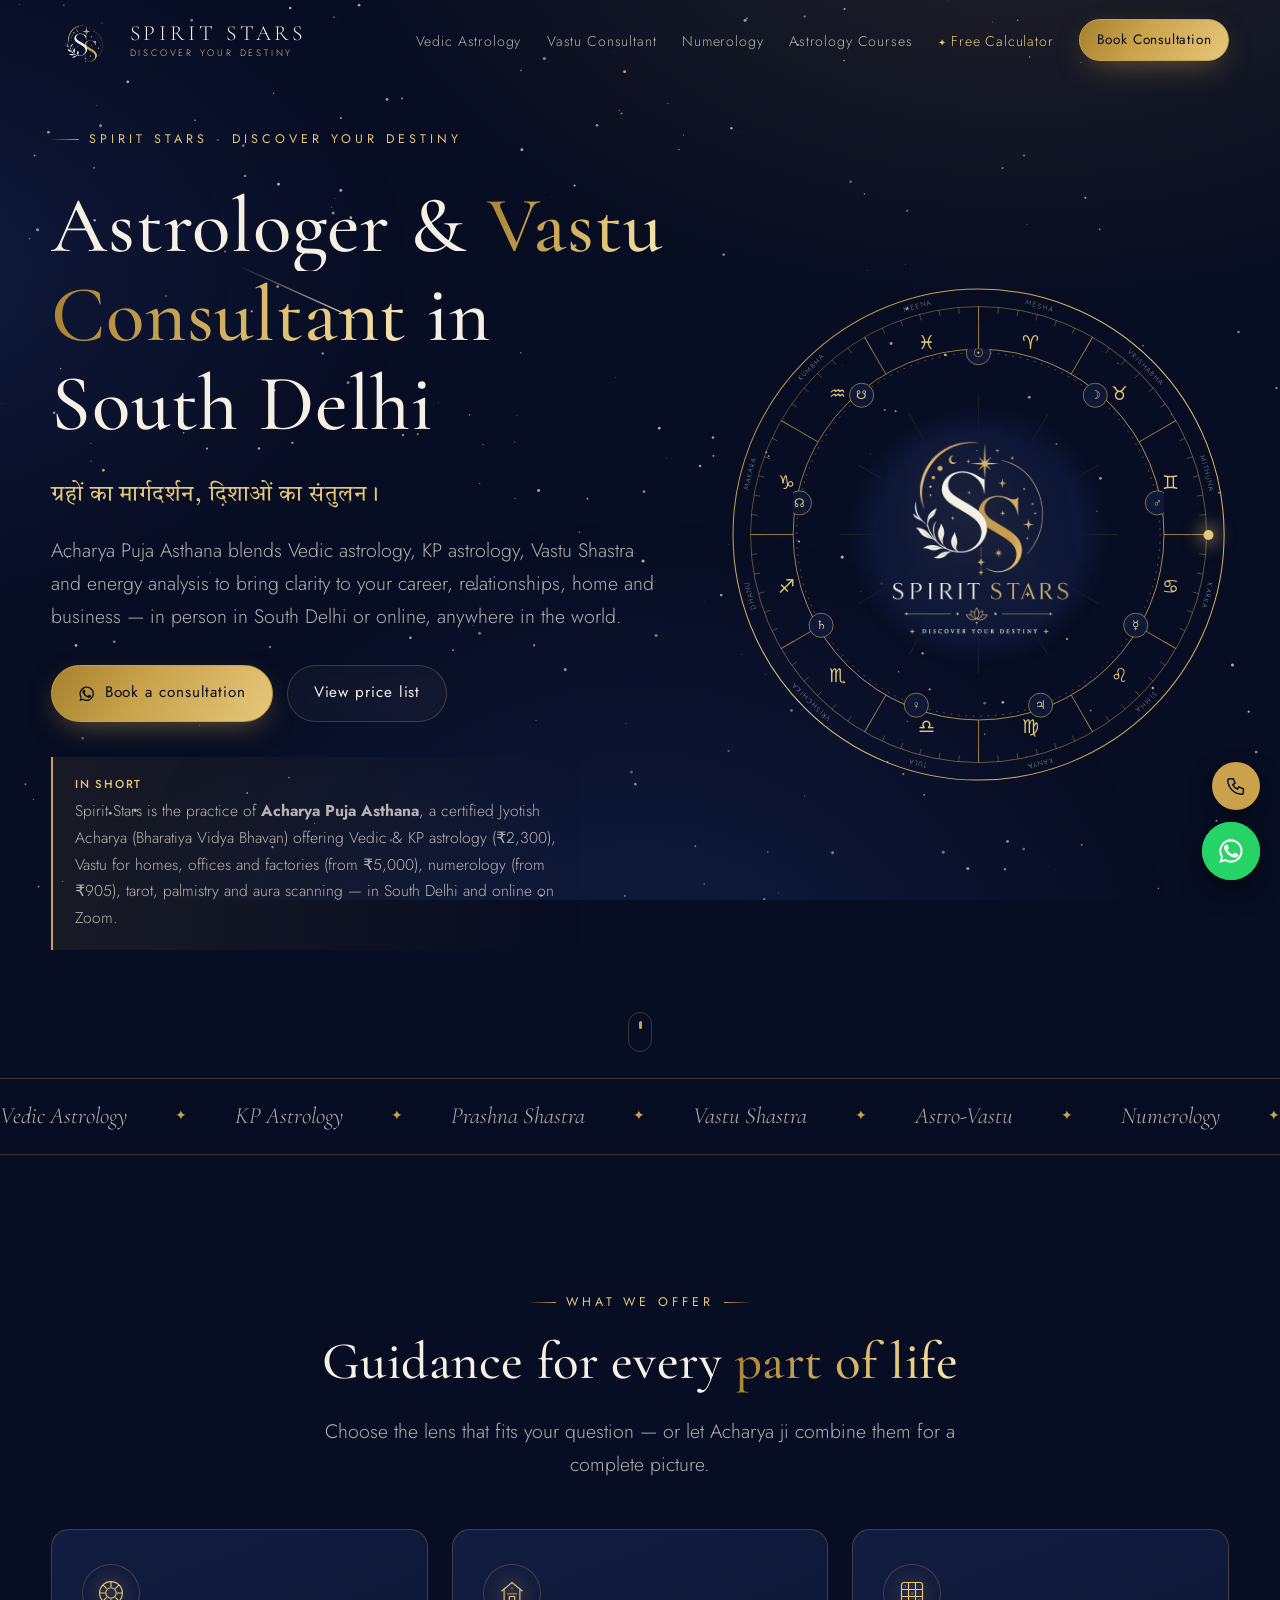
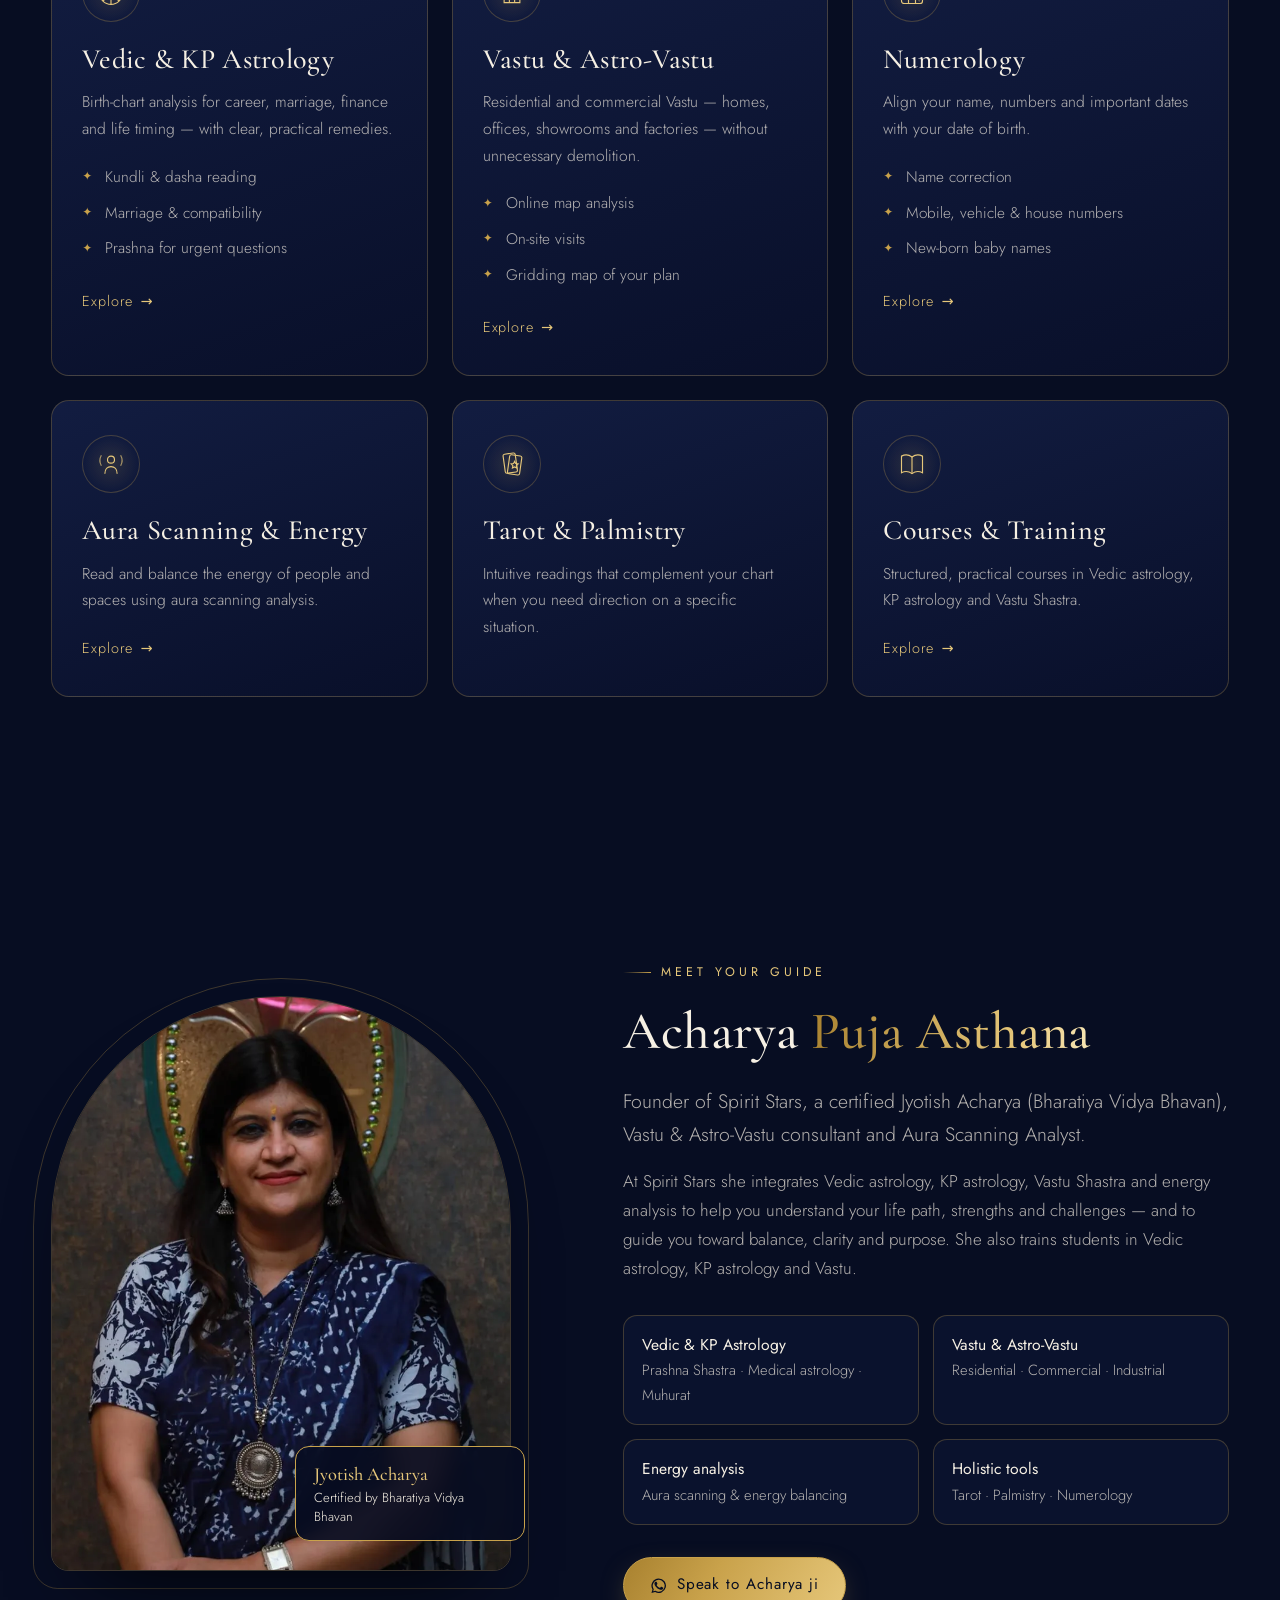
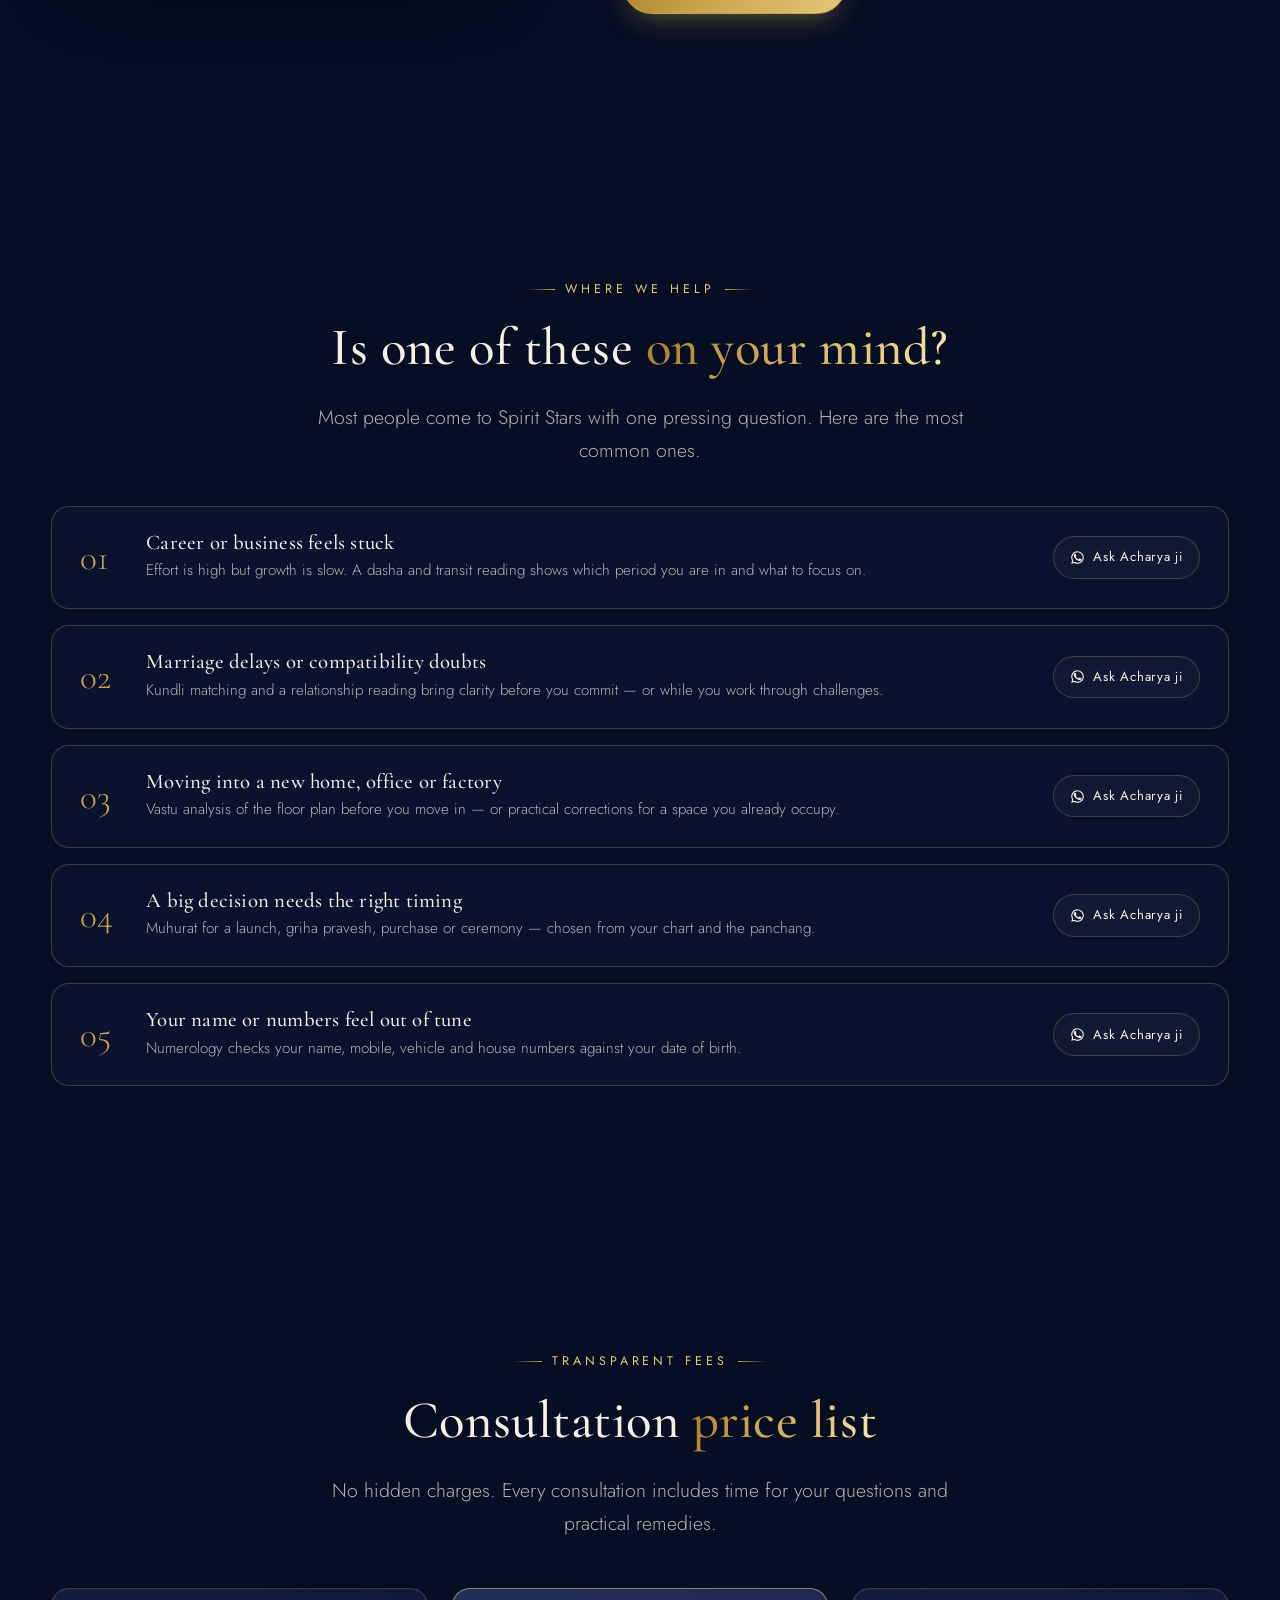
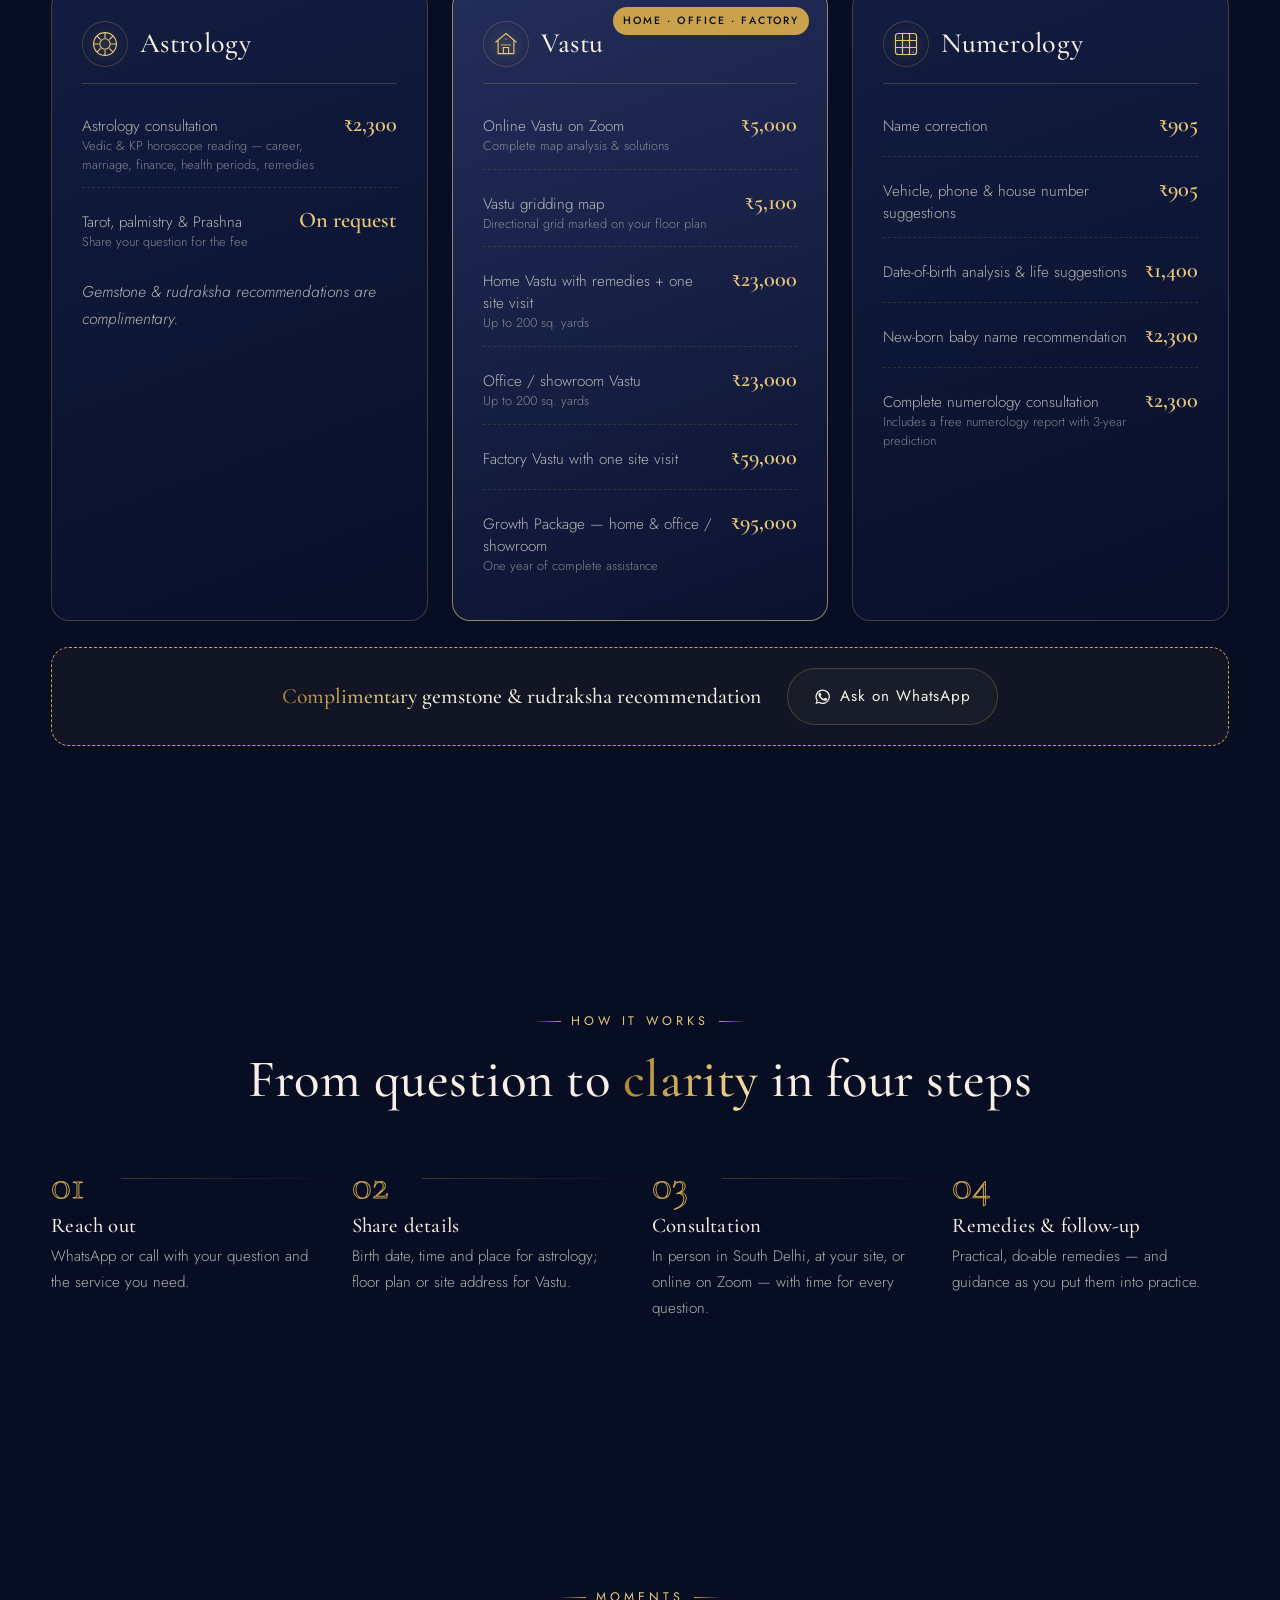
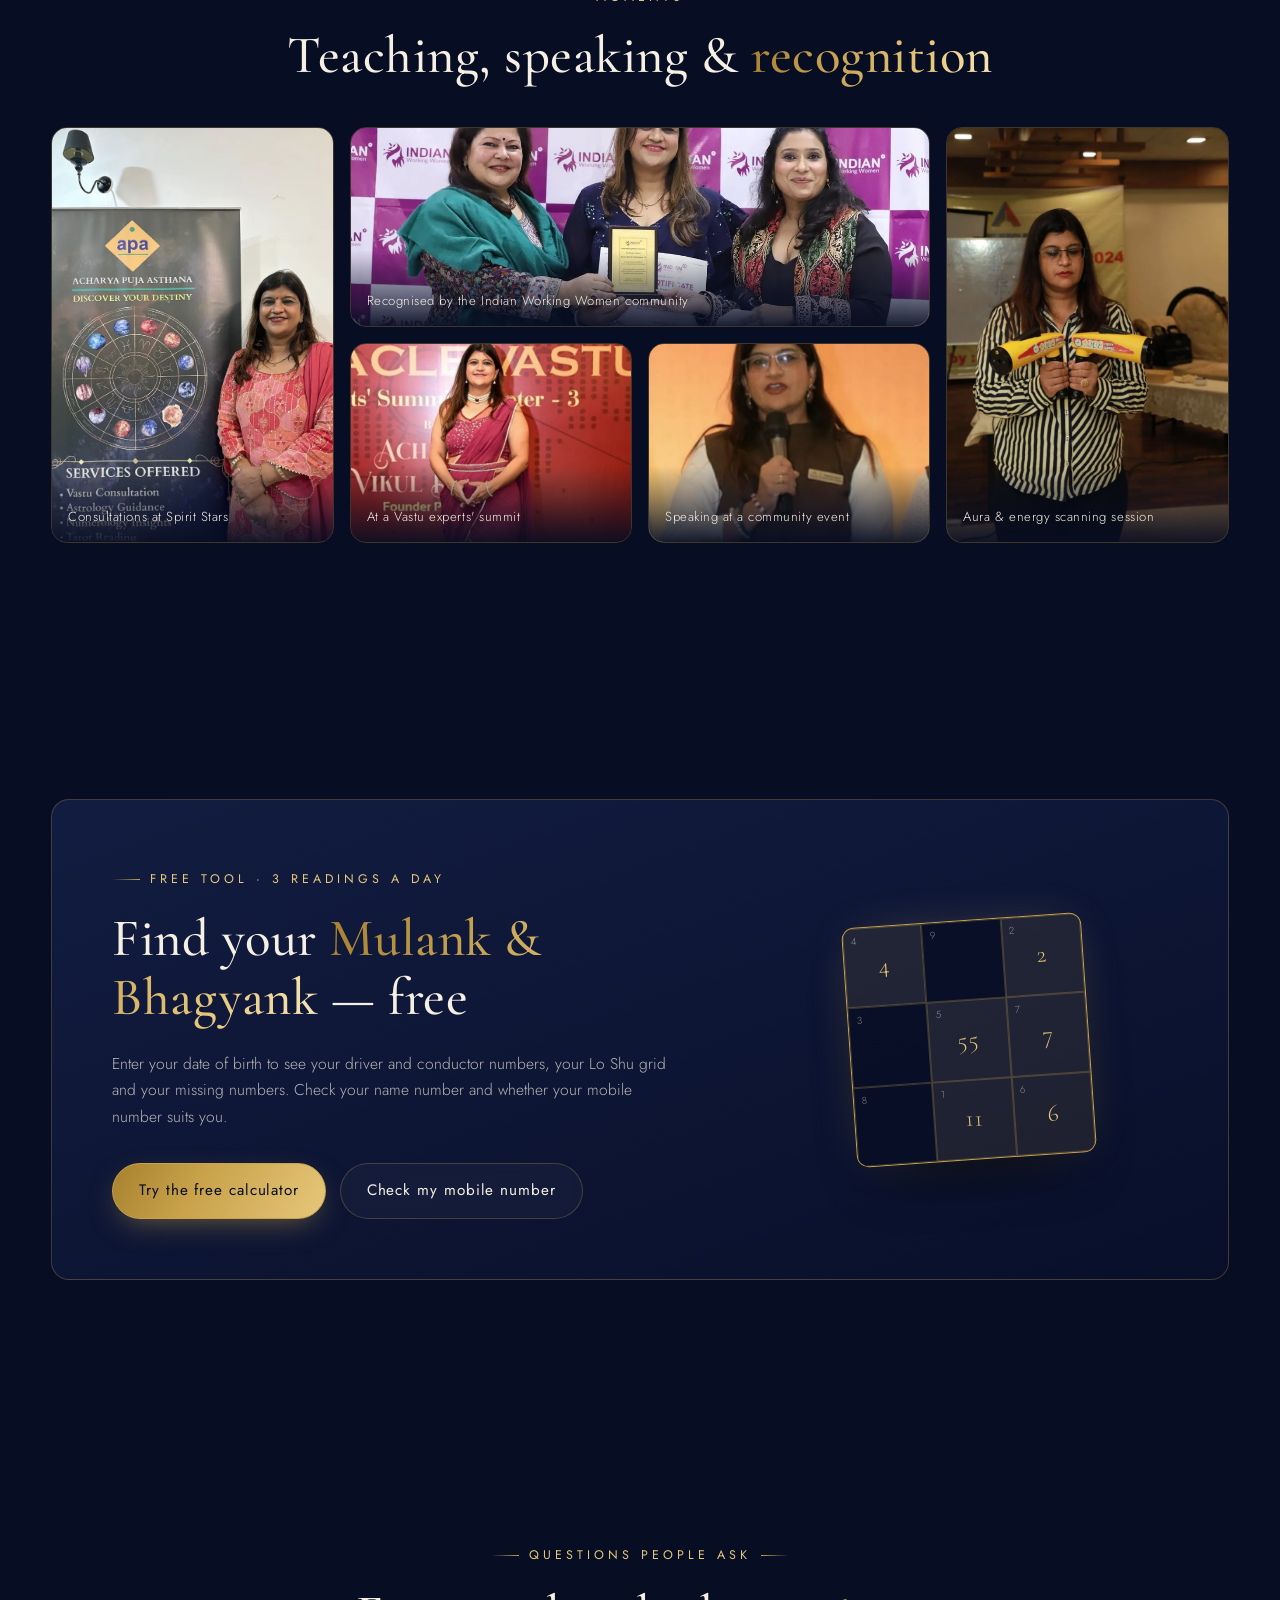
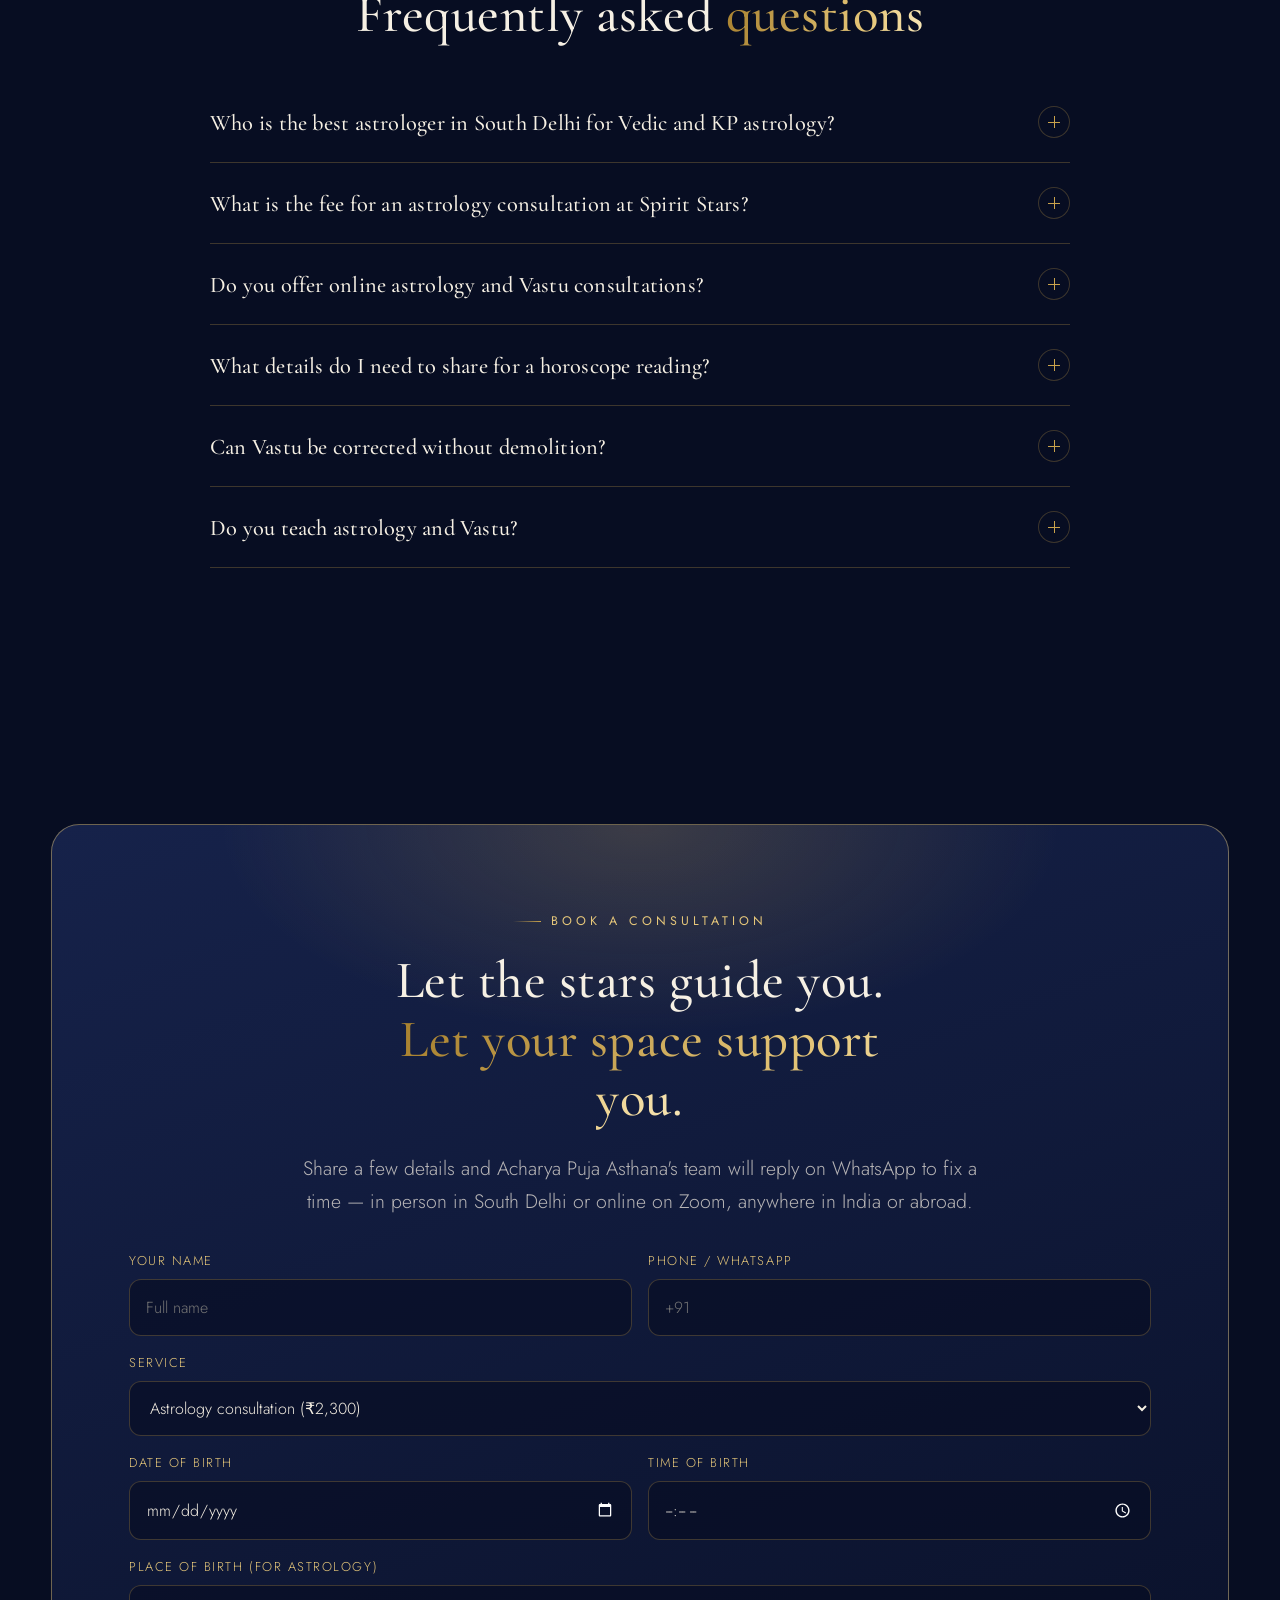
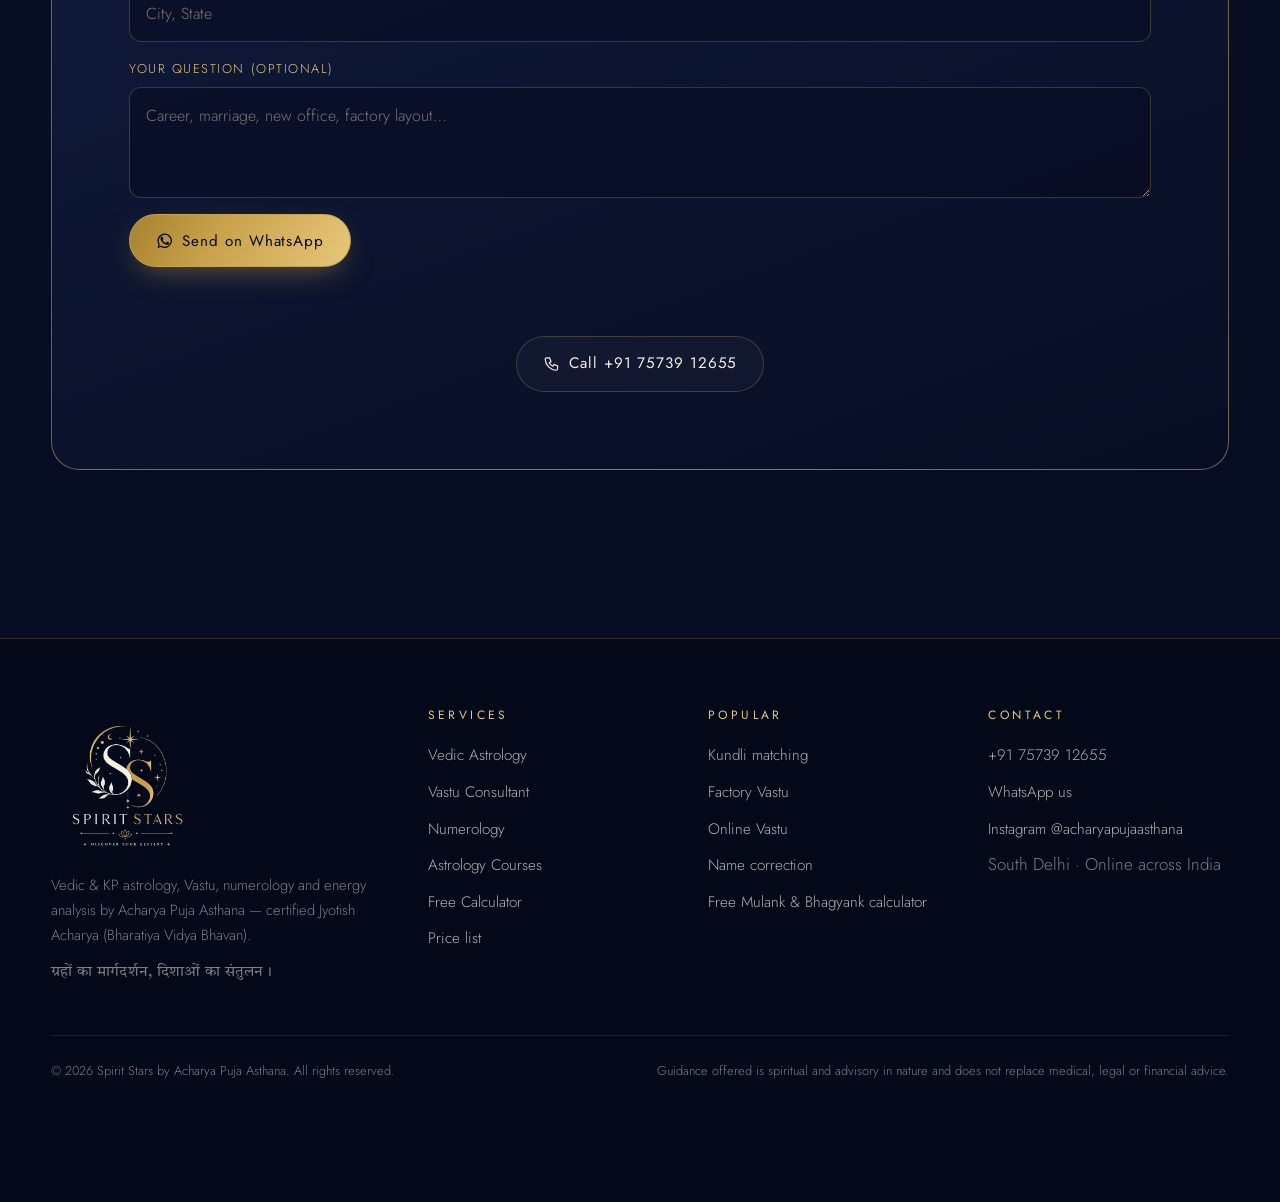
<file: index.html>
<!DOCTYPE html>
<html lang="en-IN">
<head>
<meta charset="utf-8">
<meta name="viewport" content="width=device-width, initial-scale=1">
<title>Astrologer &amp; Vastu Consultant in South Delhi | Spirit Stars</title>
<meta name="description" content="Vedic &amp; KP astrology, Vastu, numerology and aura scanning by Acharya Puja Asthana, certified Jyotish Acharya (Bharatiya Vidya Bhavan). South Delhi &amp; online. Astrology from ₹2,300.">
<link rel="canonical" href="https://utkarshkalra02.github.io/acharya-puja-asthana-website/">
<meta name="robots" content="index,follow,max-image-preview:large">
<meta name="theme-color" content="#070d22">
<meta name="geo.region" content="IN-DL"><meta name="geo.placename" content="South Delhi">
<meta property="og:type" content="website"><meta property="og:site_name" content="Spirit Stars">
<meta property="og:title" content="Astrologer &amp; Vastu Consultant in South Delhi | Spirit Stars"><meta property="og:description" content="Vedic &amp; KP astrology, Vastu, numerology and aura scanning by Acharya Puja Asthana, certified Jyotish Acharya (Bharatiya Vidya Bhavan). South Delhi &amp; online. Astrology from ₹2,300.">
<meta property="og:url" content="https://utkarshkalra02.github.io/acharya-puja-asthana-website/"><meta property="og:image" content="https://utkarshkalra02.github.io/acharya-puja-asthana-website/assets/img/og-spirit-stars.jpg"><meta property="og:locale" content="en_IN">
<meta name="twitter:card" content="summary_large_image">
<link rel="icon" type="image/png" sizes="48x48" href="assets/img/favicon-48.png">
<link rel="apple-touch-icon" href="assets/img/favicon-180.png">
<link rel="preconnect" href="https://fonts.googleapis.com"><link rel="preconnect" href="https://fonts.gstatic.com" crossorigin>
<link href="https://fonts.googleapis.com/css2?family=Cormorant+Garamond:ital,wght@0,400;0,500;0,600;1,400;1,500&family=Jost:wght@300;400;500&family=Tiro+Devanagari+Hindi&display=swap" rel="stylesheet">
<link rel="stylesheet" href="assets/css/style.css?v=5fd42387">
<!-- REMARKETING / ANALYTICS: paste the Google tag (GA4 + Google Ads) and Meta Pixel snippets here.
     main.js already fires 'whatsapp_click', 'call_click' and 'generate_lead' events once they exist. -->
<script type="application/ld+json">{"@context": "https://schema.org", "@type": ["ProfessionalService", "LocalBusiness"], "@id": "https://utkarshkalra02.github.io/acharya-puja-asthana-website/#business", "name": "Spirit Stars", "alternateName": "Spirit Stars by Acharya Puja Asthana", "slogan": "Discover Your Destiny", "description": "Vedic & KP astrology, Vastu & Astro-Vastu consultation, numerology, tarot and aura scanning in South Delhi and online across India, by Acharya Puja Asthana.", "url": "https://utkarshkalra02.github.io/acharya-puja-asthana-website/", "logo": "https://utkarshkalra02.github.io/acharya-puja-asthana-website/assets/img/spirit-stars-logo.webp", "image": "https://utkarshkalra02.github.io/acharya-puja-asthana-website/assets/img/acharya-puja-asthana-portrait.jpg", "telephone": "+917573912655", "priceRange": "₹905 – ₹95,000", "currenciesAccepted": "INR", "address": {"@type": "PostalAddress", "addressLocality": "South Delhi", "addressRegion": "Delhi", "addressCountry": "IN"}, "areaServed": [{"@type": "Place", "name": "South Delhi"}, {"@type": "Place", "name": "Delhi NCR"}, {"@type": "Country", "name": "India"}], "sameAs": ["https://www.instagram.com/acharyapujaasthana/"], "founder": {"@type": "Person", "@id": "https://utkarshkalra02.github.io/acharya-puja-asthana-website/#acharya", "name": "Acharya Puja Asthana", "jobTitle": "Jyotish Acharya, Vastu & Astro-Vastu Consultant, Aura Scanning Analyst", "knowsAbout": ["Vedic astrology", "KP astrology", "Prashna Shastra", "Vastu Shastra", "Astro-Vastu", "Numerology", "Tarot", "Palmistry", "Aura scanning"], "hasCredential": {"@type": "EducationalOccupationalCredential", "credentialCategory": "Jyotish Acharya", "recognizedBy": {"@type": "Organization", "name": "Bharatiya Vidya Bhavan"}}, "sameAs": ["https://www.instagram.com/acharyapujaasthana/"]}, "knowsLanguage": ["en", "hi"]}</script>
<script type="application/ld+json">{"@context": "https://schema.org", "@type": "FAQPage", "mainEntity": [{"@type": "Question", "name": "Who is the best astrologer in South Delhi for Vedic and KP astrology?", "acceptedAnswer": {"@type": "Answer", "text": "Spirit Stars is led by Acharya Puja Asthana, a certified Jyotish Acharya from Bharatiya Vidya Bhavan who practises both Vedic (Parashari) and KP astrology, along with Prashna Shastra. Consultations are available in person in South Delhi and online on Zoom."}}, {"@type": "Question", "name": "What is the fee for an astrology consultation at Spirit Stars?", "acceptedAnswer": {"@type": "Answer", "text": "An astrology consultation is ₹2,300. Vastu starts at ₹5,000 for an online Zoom consultation, and numerology services start at ₹905. The full price list is on this page; gemstone and rudraksha recommendations are complimentary."}}, {"@type": "Question", "name": "Do you offer online astrology and Vastu consultations?", "acceptedAnswer": {"@type": "Answer", "text": "Yes. Astrology, numerology and Vastu map analysis can all be done online on Zoom, so clients anywhere in India or abroad can book. On-site Vastu visits are available for homes, offices, showrooms and factories."}}, {"@type": "Question", "name": "What details do I need to share for a horoscope reading?", "acceptedAnswer": {"@type": "Answer", "text": "Your exact date of birth, time of birth and place of birth. If you are unsure of your birth time, mention it — Prashna (horary) astrology can answer a specific question using the moment it is asked."}}, {"@type": "Question", "name": "Can Vastu be corrected without demolition?", "acceptedAnswer": {"@type": "Answer", "text": "In most cases, yes. Acharya Puja Asthana focuses on practical remedies — placement, colours, elements and directional balancing — before any structural change is considered."}}, {"@type": "Question", "name": "Do you teach astrology and Vastu?", "acceptedAnswer": {"@type": "Answer", "text": "Yes. Spirit Stars runs structured, practical training in Vedic astrology, KP astrology and Vastu Shastra. Message on WhatsApp for the next batch dates."}}]}</script>
<script type="application/ld+json">{"@context": "https://schema.org", "@type": "WebSite", "name": "Spirit Stars", "url": "https://utkarshkalra02.github.io/acharya-puja-asthana-website/"}</script>
</head>
<body>
<div class="loader" aria-hidden="true"><img src="assets/img/spirit-stars-mark-light.webp" alt="" width="110" height="73"></div>
<canvas id="sky" aria-hidden="true"></canvas><div class="sky-glow"></div><div class="cursor-glow"></div>
<header class="site-header"><div class="wrap nav">
<a class="brand" href="index.html" aria-label="Spirit Stars home"><img src="assets/img/spirit-stars-mark-light.webp" alt="Spirit Stars logo" width="66" height="44"><span>Spirit Stars<small>DISCOVER YOUR DESTINY</small></span></a>
<nav aria-label="Main"><ul class="menu" id="menu"><li><a href="vedic-astrology-consultation-delhi.html">Vedic Astrology</a></li><li><a href="vastu-consultant-south-delhi.html">Vastu Consultant</a></li><li><a href="numerology-consultation-delhi.html">Numerology</a></li><li><a href="astrology-vastu-course-delhi.html">Astrology Courses</a></li><li><a href="free-numerology-calculator.html" class=free>Free Calculator</a></li><li><a class="btn btn-gold" href="#book">Book Consultation</a></li></ul></nav>
<button class="burger" aria-label="Open menu" aria-controls="menu" aria-expanded="false"><i></i><i></i><i></i></button>
</div></header>
<main>

<section class="hero"><div class="wrap hero-grid"><div>
<span class="eyebrow rv">Spirit Stars · Discover Your Destiny</span>
<h1 class="split-text">Astrologer &amp; <span class="gold">Vastu Consultant</span> in South Delhi</h1>
<span class="hindi rv d2">ग्रहों का मार्गदर्शन, दिशाओं का संतुलन।</span>
<p class="lead rv d2">Acharya Puja Asthana blends Vedic astrology, KP astrology, Vastu Shastra and energy analysis to bring clarity to your career, relationships, home and business — in person in South Delhi or online, anywhere in the world.</p>
<div class="btn-row rv d3"><a class="btn btn-gold" data-wa="Namaste, I would like to book an astrology consultation with Acharya Puja Asthana." href="https://wa.me/917573912655"><svg viewBox="0 0 24 24" fill="currentColor" aria-hidden="true"><path d="M17.5 14.4c-.3-.1-1.7-.8-2-.9-.3-.1-.5-.1-.7.1-.2.3-.8.9-.9 1.1-.2.2-.3.2-.6.1-.3-.1-1.2-.5-2.4-1.5-.9-.8-1.5-1.8-1.6-2.1-.2-.3 0-.5.1-.6l.4-.5c.1-.2.2-.3.3-.5.1-.2 0-.4 0-.5l-.9-2.2c-.2-.6-.5-.5-.7-.5h-.6c-.2 0-.5.1-.8.4-.3.3-1 1-1 2.5s1.1 2.9 1.2 3.1c.1.2 2.1 3.2 5.1 4.5.7.3 1.3.5 1.7.6.7.2 1.4.2 1.9.1.6-.1 1.7-.7 2-1.4.2-.7.2-1.2.2-1.4-.1-.1-.3-.2-.6-.3zM12 2a10 10 0 0 0-8.6 15.1L2 22l5-1.3A10 10 0 1 0 12 2zm0 18.2c-1.5 0-3-.4-4.3-1.2l-.3-.2-3 .8.8-2.9-.2-.3A8.2 8.2 0 1 1 12 20.2z"/></svg> Book a consultation</a><a class="btn btn-ghost" href="#prices">View price list</a></div>
<div class="hero-tldr rv d3"><b>In short</b>Spirit Stars is the practice of <strong>Acharya Puja Asthana</strong>, a certified Jyotish Acharya (Bharatiya Vidya Bhavan) offering Vedic &amp; KP astrology (₹2,300), Vastu for homes, offices and factories (from ₹5,000), numerology (from ₹905), tarot, palmistry and aura scanning — in South Delhi and online on Zoom.</div>
</div><div class="hero-visual rv" aria-hidden="true"><div class="wheel"></div><div class="wheel-inner"></div><span class="orbit-dot"></span>
<div class="hero-logo"><img src="assets/img/spirit-stars-logo-light.webp" alt="" width="520" height="520"></div></div></div><span class="scroll-cue" aria-hidden="true"></span></section>

<div class="marquee" aria-hidden="true"><div class="marquee-track">
<span>Vedic Astrology</span><span>KP Astrology</span><span>Prashna Shastra</span><span>Vastu Shastra</span><span>Astro-Vastu</span><span>Numerology</span><span>Tarot</span><span>Palmistry</span><span>Aura Scanning</span><span>Muhurat</span><span>Vedic Astrology</span><span>KP Astrology</span><span>Prashna Shastra</span><span>Vastu Shastra</span><span>Astro-Vastu</span><span>Numerology</span><span>Tarot</span><span>Palmistry</span><span>Aura Scanning</span><span>Muhurat</span>
</div></div>

<section id="services"><div class="wrap">
<div class="center"><span class="eyebrow rv">What we offer</span><h2 class="rv d1">Guidance for every <span class='gold'>part of life</span></h2><p class="lead rv d2">Choose the lens that fits your question — or let Acharya ji combine them for a complete picture.</p></div>
<div class="grid g3" style="margin-top:3rem">
<article class="card rv "><div class="icon"><svg viewBox="0 0 32 32" fill="none" stroke="currentColor" stroke-width="1.3" aria-hidden="true"><circle cx="16" cy="16" r="13"/><circle cx="16" cy="16" r="6"/><path d="M16 3v6M16 23v6M3 16h6M23 16h6M6.8 6.8l4.3 4.3M20.9 20.9l4.3 4.3M25.2 6.8l-4.3 4.3M11.1 20.9l-4.3 4.3"/></svg></div><h3>Vedic &amp; KP Astrology</h3><p>Birth-chart analysis for career, marriage, finance and life timing — with clear, practical remedies.</p><ul><li>Kundli &amp; dasha reading</li><li>Marriage &amp; compatibility</li><li>Prashna for urgent questions</li></ul><a class="more" href="vedic-astrology-consultation-delhi.html">Explore</a></article>
<article class="card rv d1"><div class="icon"><svg viewBox="0 0 32 32" fill="none" stroke="currentColor" stroke-width="1.3" aria-hidden="true"><path d="M4 14 16 4l12 10"/><path d="M7 12v15h18V12"/><path d="M13 27v-7h6v7"/><path d="M16 9.5v2M10 17h12" opacity=".6"/></svg></div><h3>Vastu &amp; Astro-Vastu</h3><p>Residential and commercial Vastu — homes, offices, showrooms and factories — without unnecessary demolition.</p><ul><li>Online map analysis</li><li>On-site visits</li><li>Gridding map of your plan</li></ul><a class="more" href="vastu-consultant-south-delhi.html">Explore</a></article>
<article class="card rv d2"><div class="icon"><svg viewBox="0 0 32 32" fill="none" stroke="currentColor" stroke-width="1.3" aria-hidden="true"><rect x="4" y="4" width="24" height="24" rx="3"/><path d="M4 12h24M4 20h24M12 4v24M20 4v24"/><text x="8" y="10.5" font-size="5" fill="currentColor" stroke="none" text-anchor="middle">1</text><text x="16" y="18.5" font-size="5" fill="currentColor" stroke="none" text-anchor="middle">5</text><text x="24" y="26.5" font-size="5" fill="currentColor" stroke="none" text-anchor="middle">9</text></svg></div><h3>Numerology</h3><p>Align your name, numbers and important dates with your date of birth.</p><ul><li>Name correction</li><li>Mobile, vehicle &amp; house numbers</li><li>New-born baby names</li></ul><a class="more" href="numerology-consultation-delhi.html">Explore</a></article>
<article class="card rv "><div class="icon"><svg viewBox="0 0 32 32" fill="none" stroke="currentColor" stroke-width="1.3" aria-hidden="true"><circle cx="16" cy="11" r="4"/><path d="M9 27c0-5 3-8 7-8s7 3 7 8"/><path d="M5 18a12 12 0 0 1 0-12M27 6a12 12 0 0 1 0 12" opacity=".7"/></svg></div><h3>Aura Scanning &amp; Energy</h3><p>Read and balance the energy of people and spaces using aura scanning analysis.</p><a class="more" href="vastu-consultant-south-delhi.html#aura">Explore</a></article>
<article class="card rv d1"><div class="icon"><svg viewBox="0 0 32 32" fill="none" stroke="currentColor" stroke-width="1.3" aria-hidden="true"><rect x="7" y="4" width="14" height="22" rx="2" transform="rotate(-8 14 15)"/><rect x="12" y="6" width="14" height="22" rx="2" transform="rotate(8 19 17)"/><path d="m19 13 1.2 2.5 2.8.4-2 2 .5 2.7-2.5-1.3-2.5 1.3.5-2.7-2-2 2.8-.4z"/></svg></div><h3>Tarot &amp; Palmistry</h3><p>Intuitive readings that complement your chart when you need direction on a specific situation.</p></article>
<article class="card rv d2"><div class="icon"><svg viewBox="0 0 32 32" fill="none" stroke="currentColor" stroke-width="1.3" aria-hidden="true"><path d="M4 7c4-2 8-2 12 1 4-3 8-3 12-1v19c-4-2-8-2-12 1-4-3-8-3-12-1z"/><path d="M16 8v19"/></svg></div><h3>Courses &amp; Training</h3><p>Structured, practical courses in Vedic astrology, KP astrology and Vastu Shastra.</p><a class="more" href="astrology-vastu-course-delhi.html">Explore</a></article>
</div></div></section>

<section id="about"><div class="wrap split">
<div class="portrait-wrap rv"><div class="portrait"><img src="assets/img/acharya-puja-asthana-portrait.webp" alt="Acharya Puja Asthana, founder of Spirit Stars, astrologer and Vastu consultant in South Delhi" width="800" height="1202" loading="lazy"></div>
<div class="badge"><b>Jyotish Acharya</b>Certified by Bharatiya Vidya Bhavan</div></div>
<div>
<span class="eyebrow rv">Meet your guide</span>
<h2 class="rv d1">Acharya <span class="gold">Puja Asthana</span></h2>
<p class="lead rv d2">Founder of Spirit Stars, a certified Jyotish Acharya (Bharatiya Vidya Bhavan), Vastu &amp; Astro-Vastu consultant and Aura Scanning Analyst.</p>
<p class="rv d2" style="color:var(--mist);margin-top:1rem">At Spirit Stars she integrates Vedic astrology, KP astrology, Vastu Shastra and energy analysis to help you understand your life path, strengths and challenges — and to guide you toward balance, clarity and purpose. She also trains students in Vedic astrology, KP astrology and Vastu.</p>
<!-- FOUNDER STORY: add 3–4 lines of Acharya ji's own journey here (how she came to Jyotish, a turning point). True, personal stories build the most trust. -->
<div class="creds">
<div class="cred rv"><b>Vedic &amp; KP Astrology</b>Prashna Shastra · Medical astrology · Muhurat</div>
<div class="cred rv d1"><b>Vastu &amp; Astro-Vastu</b>Residential · Commercial · Industrial</div>
<div class="cred rv d2"><b>Energy analysis</b>Aura scanning &amp; energy balancing</div>
<div class="cred rv d3"><b>Holistic tools</b>Tarot · Palmistry · Numerology</div>
</div>
<div class="btn-row rv"><a class="btn btn-gold" data-wa="Namaste Acharya Puja ji, I would like to speak with you about a consultation." href="https://wa.me/917573912655"><svg viewBox="0 0 24 24" fill="currentColor" aria-hidden="true"><path d="M17.5 14.4c-.3-.1-1.7-.8-2-.9-.3-.1-.5-.1-.7.1-.2.3-.8.9-.9 1.1-.2.2-.3.2-.6.1-.3-.1-1.2-.5-2.4-1.5-.9-.8-1.5-1.8-1.6-2.1-.2-.3 0-.5.1-.6l.4-.5c.1-.2.2-.3.3-.5.1-.2 0-.4 0-.5l-.9-2.2c-.2-.6-.5-.5-.7-.5h-.6c-.2 0-.5.1-.8.4-.3.3-1 1-1 2.5s1.1 2.9 1.2 3.1c.1.2 2.1 3.2 5.1 4.5.7.3 1.3.5 1.7.6.7.2 1.4.2 1.9.1.6-.1 1.7-.7 2-1.4.2-.7.2-1.2.2-1.4-.1-.1-.3-.2-.6-.3zM12 2a10 10 0 0 0-8.6 15.1L2 22l5-1.3A10 10 0 1 0 12 2zm0 18.2c-1.5 0-3-.4-4.3-1.2l-.3-.2-3 .8.8-2.9-.2-.3A8.2 8.2 0 1 1 12 20.2z"/></svg> Speak to Acharya ji</a></div>
</div></div></section>

<section id="concerns"><div class="wrap">
<div class="center"><span class="eyebrow rv">Where we help</span><h2 class="rv d1">Is one of these <span class='gold'>on your mind?</span></h2><p class="lead rv d2">Most people come to Spirit Stars with one pressing question. Here are the most common ones.</p></div>
<div class="pains"><div class="pain rv"><span class="n">01</span><div><h3>Career or business feels stuck</h3><p>Effort is high but growth is slow. A dasha and transit reading shows which period you are in and what to focus on.</p></div><a class="btn btn-ghost" data-wa="Namaste, I would like guidance on my career / business. My birth details are:" href="https://wa.me/917573912655"><svg viewBox="0 0 24 24" fill="currentColor" aria-hidden="true"><path d="M17.5 14.4c-.3-.1-1.7-.8-2-.9-.3-.1-.5-.1-.7.1-.2.3-.8.9-.9 1.1-.2.2-.3.2-.6.1-.3-.1-1.2-.5-2.4-1.5-.9-.8-1.5-1.8-1.6-2.1-.2-.3 0-.5.1-.6l.4-.5c.1-.2.2-.3.3-.5.1-.2 0-.4 0-.5l-.9-2.2c-.2-.6-.5-.5-.7-.5h-.6c-.2 0-.5.1-.8.4-.3.3-1 1-1 2.5s1.1 2.9 1.2 3.1c.1.2 2.1 3.2 5.1 4.5.7.3 1.3.5 1.7.6.7.2 1.4.2 1.9.1.6-.1 1.7-.7 2-1.4.2-.7.2-1.2.2-1.4-.1-.1-.3-.2-.6-.3zM12 2a10 10 0 0 0-8.6 15.1L2 22l5-1.3A10 10 0 1 0 12 2zm0 18.2c-1.5 0-3-.4-4.3-1.2l-.3-.2-3 .8.8-2.9-.2-.3A8.2 8.2 0 1 1 12 20.2z"/></svg> Ask Acharya ji</a></div><div class="pain rv"><span class="n">02</span><div><h3>Marriage delays or compatibility doubts</h3><p>Kundli matching and a relationship reading bring clarity before you commit — or while you work through challenges.</p></div><a class="btn btn-ghost" data-wa="Namaste, I would like kundli matching / marriage guidance." href="https://wa.me/917573912655"><svg viewBox="0 0 24 24" fill="currentColor" aria-hidden="true"><path d="M17.5 14.4c-.3-.1-1.7-.8-2-.9-.3-.1-.5-.1-.7.1-.2.3-.8.9-.9 1.1-.2.2-.3.2-.6.1-.3-.1-1.2-.5-2.4-1.5-.9-.8-1.5-1.8-1.6-2.1-.2-.3 0-.5.1-.6l.4-.5c.1-.2.2-.3.3-.5.1-.2 0-.4 0-.5l-.9-2.2c-.2-.6-.5-.5-.7-.5h-.6c-.2 0-.5.1-.8.4-.3.3-1 1-1 2.5s1.1 2.9 1.2 3.1c.1.2 2.1 3.2 5.1 4.5.7.3 1.3.5 1.7.6.7.2 1.4.2 1.9.1.6-.1 1.7-.7 2-1.4.2-.7.2-1.2.2-1.4-.1-.1-.3-.2-.6-.3zM12 2a10 10 0 0 0-8.6 15.1L2 22l5-1.3A10 10 0 1 0 12 2zm0 18.2c-1.5 0-3-.4-4.3-1.2l-.3-.2-3 .8.8-2.9-.2-.3A8.2 8.2 0 1 1 12 20.2z"/></svg> Ask Acharya ji</a></div><div class="pain rv"><span class="n">03</span><div><h3>Moving into a new home, office or factory</h3><p>Vastu analysis of the floor plan before you move in — or practical corrections for a space you already occupy.</p></div><a class="btn btn-ghost" data-wa="Namaste, I need a Vastu consultation for my property." href="https://wa.me/917573912655"><svg viewBox="0 0 24 24" fill="currentColor" aria-hidden="true"><path d="M17.5 14.4c-.3-.1-1.7-.8-2-.9-.3-.1-.5-.1-.7.1-.2.3-.8.9-.9 1.1-.2.2-.3.2-.6.1-.3-.1-1.2-.5-2.4-1.5-.9-.8-1.5-1.8-1.6-2.1-.2-.3 0-.5.1-.6l.4-.5c.1-.2.2-.3.3-.5.1-.2 0-.4 0-.5l-.9-2.2c-.2-.6-.5-.5-.7-.5h-.6c-.2 0-.5.1-.8.4-.3.3-1 1-1 2.5s1.1 2.9 1.2 3.1c.1.2 2.1 3.2 5.1 4.5.7.3 1.3.5 1.7.6.7.2 1.4.2 1.9.1.6-.1 1.7-.7 2-1.4.2-.7.2-1.2.2-1.4-.1-.1-.3-.2-.6-.3zM12 2a10 10 0 0 0-8.6 15.1L2 22l5-1.3A10 10 0 1 0 12 2zm0 18.2c-1.5 0-3-.4-4.3-1.2l-.3-.2-3 .8.8-2.9-.2-.3A8.2 8.2 0 1 1 12 20.2z"/></svg> Ask Acharya ji</a></div><div class="pain rv"><span class="n">04</span><div><h3>A big decision needs the right timing</h3><p>Muhurat for a launch, griha pravesh, purchase or ceremony — chosen from your chart and the panchang.</p></div><a class="btn btn-ghost" data-wa="Namaste, I need a muhurat for an important event." href="https://wa.me/917573912655"><svg viewBox="0 0 24 24" fill="currentColor" aria-hidden="true"><path d="M17.5 14.4c-.3-.1-1.7-.8-2-.9-.3-.1-.5-.1-.7.1-.2.3-.8.9-.9 1.1-.2.2-.3.2-.6.1-.3-.1-1.2-.5-2.4-1.5-.9-.8-1.5-1.8-1.6-2.1-.2-.3 0-.5.1-.6l.4-.5c.1-.2.2-.3.3-.5.1-.2 0-.4 0-.5l-.9-2.2c-.2-.6-.5-.5-.7-.5h-.6c-.2 0-.5.1-.8.4-.3.3-1 1-1 2.5s1.1 2.9 1.2 3.1c.1.2 2.1 3.2 5.1 4.5.7.3 1.3.5 1.7.6.7.2 1.4.2 1.9.1.6-.1 1.7-.7 2-1.4.2-.7.2-1.2.2-1.4-.1-.1-.3-.2-.6-.3zM12 2a10 10 0 0 0-8.6 15.1L2 22l5-1.3A10 10 0 1 0 12 2zm0 18.2c-1.5 0-3-.4-4.3-1.2l-.3-.2-3 .8.8-2.9-.2-.3A8.2 8.2 0 1 1 12 20.2z"/></svg> Ask Acharya ji</a></div><div class="pain rv"><span class="n">05</span><div><h3>Your name or numbers feel out of tune</h3><p>Numerology checks your name, mobile, vehicle and house numbers against your date of birth.</p></div><a class="btn btn-ghost" data-wa="Namaste, I would like a numerology consultation." href="https://wa.me/917573912655"><svg viewBox="0 0 24 24" fill="currentColor" aria-hidden="true"><path d="M17.5 14.4c-.3-.1-1.7-.8-2-.9-.3-.1-.5-.1-.7.1-.2.3-.8.9-.9 1.1-.2.2-.3.2-.6.1-.3-.1-1.2-.5-2.4-1.5-.9-.8-1.5-1.8-1.6-2.1-.2-.3 0-.5.1-.6l.4-.5c.1-.2.2-.3.3-.5.1-.2 0-.4 0-.5l-.9-2.2c-.2-.6-.5-.5-.7-.5h-.6c-.2 0-.5.1-.8.4-.3.3-1 1-1 2.5s1.1 2.9 1.2 3.1c.1.2 2.1 3.2 5.1 4.5.7.3 1.3.5 1.7.6.7.2 1.4.2 1.9.1.6-.1 1.7-.7 2-1.4.2-.7.2-1.2.2-1.4-.1-.1-.3-.2-.6-.3zM12 2a10 10 0 0 0-8.6 15.1L2 22l5-1.3A10 10 0 1 0 12 2zm0 18.2c-1.5 0-3-.4-4.3-1.2l-.3-.2-3 .8.8-2.9-.2-.3A8.2 8.2 0 1 1 12 20.2z"/></svg> Ask Acharya ji</a></div></div>
</div></section>

<section id="prices"><div class="wrap">
<div class="center"><span class="eyebrow rv">Transparent fees</span><h2 class="rv d1">Consultation <span class='gold'>price list</span></h2><p class="lead rv d2">No hidden charges. Every consultation includes time for your questions and practical remedies.</p></div>
<div class="prices" style="margin-top:3rem">
<article class="card price-card rv">
<h3><span class="icon" style="margin:0;width:46px;height:46px"><svg viewBox="0 0 32 32" fill="none" stroke="currentColor" stroke-width="1.3" aria-hidden="true"><circle cx="16" cy="16" r="13"/><circle cx="16" cy="16" r="6"/><path d="M16 3v6M16 23v6M3 16h6M23 16h6M6.8 6.8l4.3 4.3M20.9 20.9l4.3 4.3M25.2 6.8l-4.3 4.3M11.1 20.9l-4.3 4.3"/></svg></span>Astrology</h3><div class="price-row"><span>Astrology consultation<small>Vedic &amp; KP horoscope reading — career, marriage, finance, health periods, remedies</small></span><b>₹2,300</b></div><div class="price-row"><span>Tarot, palmistry &amp; Prashna<small>Share your question for the fee</small></span><b>On request</b></div><p class="price-note">Gemstone &amp; rudraksha recommendations are complimentary.</p></article>
<article class="card price-card rv featured"><span class="tag">Home · Office · Factory</span>
<h3><span class="icon" style="margin:0;width:46px;height:46px"><svg viewBox="0 0 32 32" fill="none" stroke="currentColor" stroke-width="1.3" aria-hidden="true"><path d="M4 14 16 4l12 10"/><path d="M7 12v15h18V12"/><path d="M13 27v-7h6v7"/><path d="M16 9.5v2M10 17h12" opacity=".6"/></svg></span>Vastu</h3><div class="price-row"><span>Online Vastu on Zoom<small>Complete map analysis &amp; solutions</small></span><b>₹5,000</b></div><div class="price-row"><span>Vastu gridding map<small>Directional grid marked on your floor plan</small></span><b>₹5,100</b></div><div class="price-row"><span>Home Vastu with remedies + one site visit<small>Up to 200 sq. yards</small></span><b>₹23,000</b></div><div class="price-row"><span>Office / showroom Vastu<small>Up to 200 sq. yards</small></span><b>₹23,000</b></div><div class="price-row"><span>Factory Vastu with one site visit</span><b>₹59,000</b></div><div class="price-row"><span>Growth Package — home &amp; office / showroom<small>One year of complete assistance</small></span><b>₹95,000</b></div></article>
<article class="card price-card rv">
<h3><span class="icon" style="margin:0;width:46px;height:46px"><svg viewBox="0 0 32 32" fill="none" stroke="currentColor" stroke-width="1.3" aria-hidden="true"><rect x="4" y="4" width="24" height="24" rx="3"/><path d="M4 12h24M4 20h24M12 4v24M20 4v24"/><text x="8" y="10.5" font-size="5" fill="currentColor" stroke="none" text-anchor="middle">1</text><text x="16" y="18.5" font-size="5" fill="currentColor" stroke="none" text-anchor="middle">5</text><text x="24" y="26.5" font-size="5" fill="currentColor" stroke="none" text-anchor="middle">9</text></svg></span>Numerology</h3><div class="price-row"><span>Name correction</span><b>₹905</b></div><div class="price-row"><span>Vehicle, phone &amp; house number suggestions</span><b>₹905</b></div><div class="price-row"><span>Date-of-birth analysis &amp; life suggestions</span><b>₹1,400</b></div><div class="price-row"><span>New-born baby name recommendation</span><b>₹2,300</b></div><div class="price-row"><span>Complete numerology consultation<small>Includes a free numerology report with 3-year prediction</small></span><b>₹2,300</b></div></article>
</div>
<div class="free-strip rv"><strong><span class="gold">Complimentary</span> gemstone &amp; rudraksha recommendation</strong><a class="btn btn-ghost" data-wa="Namaste, I would like a gemstone / rudraksha recommendation." href="https://wa.me/917573912655"><svg viewBox="0 0 24 24" fill="currentColor" aria-hidden="true"><path d="M17.5 14.4c-.3-.1-1.7-.8-2-.9-.3-.1-.5-.1-.7.1-.2.3-.8.9-.9 1.1-.2.2-.3.2-.6.1-.3-.1-1.2-.5-2.4-1.5-.9-.8-1.5-1.8-1.6-2.1-.2-.3 0-.5.1-.6l.4-.5c.1-.2.2-.3.3-.5.1-.2 0-.4 0-.5l-.9-2.2c-.2-.6-.5-.5-.7-.5h-.6c-.2 0-.5.1-.8.4-.3.3-1 1-1 2.5s1.1 2.9 1.2 3.1c.1.2 2.1 3.2 5.1 4.5.7.3 1.3.5 1.7.6.7.2 1.4.2 1.9.1.6-.1 1.7-.7 2-1.4.2-.7.2-1.2.2-1.4-.1-.1-.3-.2-.6-.3zM12 2a10 10 0 0 0-8.6 15.1L2 22l5-1.3A10 10 0 1 0 12 2zm0 18.2c-1.5 0-3-.4-4.3-1.2l-.3-.2-3 .8.8-2.9-.2-.3A8.2 8.2 0 1 1 12 20.2z"/></svg> Ask on WhatsApp</a></div>
</div></section>

<section id="process"><div class="wrap">
<div class="center"><span class="eyebrow rv">How it works</span><h2 class="rv d1">From question to <span class='gold'>clarity</span> in four steps</h2></div>
<div class="steps">
<div class="step rv"><h3>Reach out</h3><p>WhatsApp or call with your question and the service you need.</p></div>
<div class="step rv d1"><h3>Share details</h3><p>Birth date, time and place for astrology; floor plan or site address for Vastu.</p></div>
<div class="step rv d2"><h3>Consultation</h3><p>In person in South Delhi, at your site, or online on Zoom — with time for every question.</p></div>
<div class="step rv d3"><h3>Remedies &amp; follow-up</h3><p>Practical, do-able remedies — and guidance as you put them into practice.</p></div>
</div>
</div></section>

<section id="gallery"><div class="wrap">
<div class="center"><span class="eyebrow rv">Moments</span><h2 class="rv d1">Teaching, speaking &amp; <span class='gold'>recognition</span></h2></div>
<div class="gallery">
<figure class="tall rv"><img src="assets/img/acharya-puja-asthana-spirit-stars.webp" alt="Acharya Puja Asthana beside the Spirit Stars services banner" loading="lazy" width="800" height="1067"><figcaption>Consultations at Spirit Stars</figcaption></figure>
<figure class="wide rv d1"><img src="assets/img/indian-working-women-award.webp" alt="Acharya Puja Asthana receiving recognition at an Indian Working Women business meet" loading="lazy" width="1100" height="733"><figcaption>Recognised by the Indian Working Women community</figcaption></figure>
<figure class="tall rv d2"><img src="assets/img/aura-energy-scanning.webp" alt="Aura and energy scanning session with energy scanners" loading="lazy" width="800" height="1202"><figcaption>Aura &amp; energy scanning session</figcaption></figure>
<figure class="rv d1"><img src="assets/img/vastu-experts-summit.webp" alt="Acharya Puja Asthana at a Vastu experts' summit" loading="lazy" width="720" height="678"><figcaption>At a Vastu experts' summit</figcaption></figure>
<figure class="rv d2"><img src="assets/img/acharya-puja-asthana-speaking.webp" alt="Acharya Puja Asthana speaking at a community event" loading="lazy" width="640" height="640"><figcaption>Speaking at a community event</figcaption></figure>
</div>
</div></section>

<section id="free-calculator"><div class="wrap"><div class="card free-teaser rv" style="padding:clamp(30px,5vw,60px)">
<div><span class="eyebrow">Free tool · 3 readings a day</span>
<h2>Find your <span class="gold">Mulank &amp; Bhagyank</span> — free</h2>
<p class="lead">Enter your date of birth to see your driver and conductor numbers, your Lo Shu grid and your missing numbers. Check your name number and whether your mobile number suits you.</p>
<div class="btn-row"><a class="btn btn-gold" href="free-numerology-calculator.html">Try the free calculator</a><a class="btn btn-ghost" href="free-numerology-calculator.html#mobile">Check my mobile number</a></div></div>
<div aria-hidden="true"><div class="loshu"><div class="on">4<i>4</i></div><div class="off"><i>9</i></div><div class="on">2<i>2</i></div><div class="off"><i>3</i></div><div class="on">55<i>5</i></div><div class="on">7<i>7</i></div><div class="off"><i>8</i></div><div class="on">11<i>1</i></div><div class="on">6<i>6</i></div></div></div>
</div></div></section>

<!-- TESTIMONIALS: add 3–6 REAL client reviews (with permission) or embed Google reviews here once the Google Business Profile is live. Do not add invented reviews. -->

<section id="faq"><div class="wrap">
<div class="center"><span class="eyebrow rv">Questions people ask</span><h2 class="rv d1">Frequently asked <span class='gold'>questions</span></h2></div>
<div class="faq"><details class="rv"><summary><h3>Who is the best astrologer in South Delhi for Vedic and KP astrology?</h3></summary><div class="ans"><p>Spirit Stars is led by Acharya Puja Asthana, a certified Jyotish Acharya from Bharatiya Vidya Bhavan who practises both Vedic (Parashari) and KP astrology, along with Prashna Shastra. Consultations are available in person in South Delhi and online on Zoom.</p></div></details><details class="rv"><summary><h3>What is the fee for an astrology consultation at Spirit Stars?</h3></summary><div class="ans"><p>An astrology consultation is ₹2,300. Vastu starts at ₹5,000 for an online Zoom consultation, and numerology services start at ₹905. The full price list is on this page; gemstone and rudraksha recommendations are complimentary.</p></div></details><details class="rv"><summary><h3>Do you offer online astrology and Vastu consultations?</h3></summary><div class="ans"><p>Yes. Astrology, numerology and Vastu map analysis can all be done online on Zoom, so clients anywhere in India or abroad can book. On-site Vastu visits are available for homes, offices, showrooms and factories.</p></div></details><details class="rv"><summary><h3>What details do I need to share for a horoscope reading?</h3></summary><div class="ans"><p>Your exact date of birth, time of birth and place of birth. If you are unsure of your birth time, mention it — Prashna (horary) astrology can answer a specific question using the moment it is asked.</p></div></details><details class="rv"><summary><h3>Can Vastu be corrected without demolition?</h3></summary><div class="ans"><p>In most cases, yes. Acharya Puja Asthana focuses on practical remedies — placement, colours, elements and directional balancing — before any structural change is considered.</p></div></details><details class="rv"><summary><h3>Do you teach astrology and Vastu?</h3></summary><div class="ans"><p>Yes. Spirit Stars runs structured, practical training in Vedic astrology, KP astrology and Vastu Shastra. Message on WhatsApp for the next batch dates.</p></div></details></div>
</div></section>
<section id="book"><div class="wrap"><div class="cta-band rv">
<span class="eyebrow">Book a consultation</span>
<h2>Let the stars guide you. <span class="gold">Let your space support you.</span></h2>
<p class="lead">Share a few details and Acharya Puja Asthana's team will reply on WhatsApp to fix a time — in person in South Delhi or online on Zoom, anywhere in India or abroad.</p>
<form class="book" novalidate>
<label>Your name<input name="name" autocomplete="name" required placeholder="Full name"></label>
<label>Phone / WhatsApp<input name="phone" type="tel" autocomplete="tel" required placeholder="+91"></label>
<label class="full">Service<select name="service"><option selected>Astrology consultation (₹2,300)</option><option>Online Vastu on Zoom (₹5,000)</option><option>Vastu gridding map (₹5,100)</option><option>Home Vastu with site visit (₹23,000)</option><option>Office / showroom Vastu (₹23,000)</option><option>Factory Vastu (₹59,000)</option><option>Vastu Growth Package (₹95,000)</option><option>Complete numerology (₹2,300)</option><option>Name correction (₹905)</option><option>Baby name (₹2,300)</option><option>Tarot / palmistry</option><option>Astrology or Vastu course enquiry</option><option>Not sure — please guide me</option></select></label>
<label>Date of birth <input name="dob" type="date"></label>
<label>Time of birth <input name="tob" type="time"></label>
<label class="full">Place of birth (for astrology)<input name="pob" placeholder="City, State"></label>
<label class="full">Your question (optional)<textarea name="note" rows="3" placeholder="Career, marriage, new office, factory layout…"></textarea></label>
<button class="btn btn-gold" type="submit"><svg viewBox="0 0 24 24" fill="currentColor" aria-hidden="true"><path d="M17.5 14.4c-.3-.1-1.7-.8-2-.9-.3-.1-.5-.1-.7.1-.2.3-.8.9-.9 1.1-.2.2-.3.2-.6.1-.3-.1-1.2-.5-2.4-1.5-.9-.8-1.5-1.8-1.6-2.1-.2-.3 0-.5.1-.6l.4-.5c.1-.2.2-.3.3-.5.1-.2 0-.4 0-.5l-.9-2.2c-.2-.6-.5-.5-.7-.5h-.6c-.2 0-.5.1-.8.4-.3.3-1 1-1 2.5s1.1 2.9 1.2 3.1c.1.2 2.1 3.2 5.1 4.5.7.3 1.3.5 1.7.6.7.2 1.4.2 1.9.1.6-.1 1.7-.7 2-1.4.2-.7.2-1.2.2-1.4-.1-.1-.3-.2-.6-.3zM12 2a10 10 0 0 0-8.6 15.1L2 22l5-1.3A10 10 0 1 0 12 2zm0 18.2c-1.5 0-3-.4-4.3-1.2l-.3-.2-3 .8.8-2.9-.2-.3A8.2 8.2 0 1 1 12 20.2z"/></svg> Send on WhatsApp</button>
<p class="form-msg" role="status" aria-live="polite"></p>
</form>
<div class="btn-row" style="justify-content:center"><a class="btn btn-ghost" href="tel:+917573912655"><svg viewBox="0 0 24 24" fill="none" stroke="currentColor" stroke-width="1.6" aria-hidden="true"><path d="M5 4h4l2 5-2.5 1.5a11 11 0 0 0 5 5L15 13l5 2v4a2 2 0 0 1-2 2A16 16 0 0 1 3 6a2 2 0 0 1 2-2"/></svg> Call +91 75739 12655</a></div>
</div></div></section>
</main>
<footer><div class="wrap">
<div class="foot">
<div><img class="logo" src="assets/img/spirit-stars-logo-light.webp" alt="Spirit Stars — Discover Your Destiny" width="150" height="150" loading="lazy">
<p>Vedic &amp; KP astrology, Vastu, numerology and energy analysis by Acharya Puja Asthana — certified Jyotish Acharya (Bharatiya Vidya Bhavan).</p>
<p class="hindi" style="margin-top:12px">ग्रहों का मार्गदर्शन, दिशाओं का संतुलन।</p></div>
<div><h4>Services</h4><ul><li><a href="vedic-astrology-consultation-delhi.html">Vedic Astrology</a></li><li><a href="vastu-consultant-south-delhi.html">Vastu Consultant</a></li><li><a href="numerology-consultation-delhi.html">Numerology</a></li><li><a href="astrology-vastu-course-delhi.html">Astrology Courses</a></li><li><a href="free-numerology-calculator.html">Free Calculator</a></li><li><a href="index.html#prices">Price list</a></li></ul></div>
<div><h4>Popular</h4><ul><li><a href="vedic-astrology-consultation-delhi.html#kundli-matching">Kundli matching</a></li><li><a href="vastu-consultant-south-delhi.html#factory-vastu">Factory Vastu</a></li><li><a href="vastu-consultant-south-delhi.html#online-vastu">Online Vastu</a></li><li><a href="numerology-consultation-delhi.html#name-correction">Name correction</a></li><li><a href="free-numerology-calculator.html">Free Mulank &amp; Bhagyank calculator</a></li></ul></div>
<div><h4>Contact</h4><ul>
<li><a href="tel:+917573912655">+91 75739 12655</a></li>
<li><a data-wa="Namaste, I would like to book a consultation with Spirit Stars." href="https://wa.me/917573912655">WhatsApp us</a></li>
<li><a href="https://www.instagram.com/acharyapujaasthana/" target="_blank" rel="noopener">Instagram @acharyapujaasthana</a></li>
<li><span style="color:var(--faint)">South Delhi · Online across India</span></li></ul></div>
</div>
<div class="legal"><span>© <span data-year>2026</span> Spirit Stars by Acharya Puja Asthana. All rights reserved.</span>
<span>Guidance offered is spiritual and advisory in nature and does not replace medical, legal or financial advice.</span></div>
</div></footer>
<div class="float">
<a class="fab call" href="tel:+917573912655" aria-label="Call Spirit Stars"><svg viewBox="0 0 24 24" fill="none" stroke="currentColor" stroke-width="1.6" aria-hidden="true"><path d="M5 4h4l2 5-2.5 1.5a11 11 0 0 0 5 5L15 13l5 2v4a2 2 0 0 1-2 2A16 16 0 0 1 3 6a2 2 0 0 1 2-2"/></svg></a>
<a class="fab wa" data-wa="Namaste, I would like to book a consultation with Spirit Stars." href="https://wa.me/917573912655" aria-label="Chat on WhatsApp"><svg viewBox="0 0 24 24" fill="currentColor" aria-hidden="true"><path d="M17.5 14.4c-.3-.1-1.7-.8-2-.9-.3-.1-.5-.1-.7.1-.2.3-.8.9-.9 1.1-.2.2-.3.2-.6.1-.3-.1-1.2-.5-2.4-1.5-.9-.8-1.5-1.8-1.6-2.1-.2-.3 0-.5.1-.6l.4-.5c.1-.2.2-.3.3-.5.1-.2 0-.4 0-.5l-.9-2.2c-.2-.6-.5-.5-.7-.5h-.6c-.2 0-.5.1-.8.4-.3.3-1 1-1 2.5s1.1 2.9 1.2 3.1c.1.2 2.1 3.2 5.1 4.5.7.3 1.3.5 1.7.6.7.2 1.4.2 1.9.1.6-.1 1.7-.7 2-1.4.2-.7.2-1.2.2-1.4-.1-.1-.3-.2-.6-.3zM12 2a10 10 0 0 0-8.6 15.1L2 22l5-1.3A10 10 0 1 0 12 2zm0 18.2c-1.5 0-3-.4-4.3-1.2l-.3-.2-3 .8.8-2.9-.2-.3A8.2 8.2 0 1 1 12 20.2z"/></svg><span class="fab-label">Ask Acharya ji on WhatsApp</span></a>
</div>
<div class="mbar"><a class="c" href="tel:+917573912655"><svg viewBox="0 0 24 24" fill="none" stroke="currentColor" stroke-width="1.6" aria-hidden="true"><path d="M5 4h4l2 5-2.5 1.5a11 11 0 0 0 5 5L15 13l5 2v4a2 2 0 0 1-2 2A16 16 0 0 1 3 6a2 2 0 0 1 2-2"/></svg> Call</a><a class="w" data-wa="Namaste, I would like to book a consultation with Spirit Stars." href="https://wa.me/917573912655"><svg viewBox="0 0 24 24" fill="currentColor" aria-hidden="true"><path d="M17.5 14.4c-.3-.1-1.7-.8-2-.9-.3-.1-.5-.1-.7.1-.2.3-.8.9-.9 1.1-.2.2-.3.2-.6.1-.3-.1-1.2-.5-2.4-1.5-.9-.8-1.5-1.8-1.6-2.1-.2-.3 0-.5.1-.6l.4-.5c.1-.2.2-.3.3-.5.1-.2 0-.4 0-.5l-.9-2.2c-.2-.6-.5-.5-.7-.5h-.6c-.2 0-.5.1-.8.4-.3.3-1 1-1 2.5s1.1 2.9 1.2 3.1c.1.2 2.1 3.2 5.1 4.5.7.3 1.3.5 1.7.6.7.2 1.4.2 1.9.1.6-.1 1.7-.7 2-1.4.2-.7.2-1.2.2-1.4-.1-.1-.3-.2-.6-.3zM12 2a10 10 0 0 0-8.6 15.1L2 22l5-1.3A10 10 0 1 0 12 2zm0 18.2c-1.5 0-3-.4-4.3-1.2l-.3-.2-3 .8.8-2.9-.2-.3A8.2 8.2 0 1 1 12 20.2z"/></svg> WhatsApp</a></div>
<div class="modal" role="dialog" aria-modal="true" aria-labelledby="exit-title" aria-hidden="true"><div class="modal-box">
<button class="modal-x" aria-label="Close">×</button>
<span class="eyebrow">Before you go</span>
<h3 id="exit-title">A <span class="gold">free</span> gemstone &amp; rudraksha recommendation</h3>
<p>Send your date, time and place of birth on WhatsApp and Acharya Puja Asthana will suggest what suits your chart — no charge.</p>
<a class="btn btn-gold" data-wa="Namaste, I would like my free gemstone / rudraksha recommendation. My birth details are:" href="https://wa.me/917573912655"><svg viewBox="0 0 24 24" fill="currentColor" aria-hidden="true"><path d="M17.5 14.4c-.3-.1-1.7-.8-2-.9-.3-.1-.5-.1-.7.1-.2.3-.8.9-.9 1.1-.2.2-.3.2-.6.1-.3-.1-1.2-.5-2.4-1.5-.9-.8-1.5-1.8-1.6-2.1-.2-.3 0-.5.1-.6l.4-.5c.1-.2.2-.3.3-.5.1-.2 0-.4 0-.5l-.9-2.2c-.2-.6-.5-.5-.7-.5h-.6c-.2 0-.5.1-.8.4-.3.3-1 1-1 2.5s1.1 2.9 1.2 3.1c.1.2 2.1 3.2 5.1 4.5.7.3 1.3.5 1.7.6.7.2 1.4.2 1.9.1.6-.1 1.7-.7 2-1.4.2-.7.2-1.2.2-1.4-.1-.1-.3-.2-.6-.3zM12 2a10 10 0 0 0-8.6 15.1L2 22l5-1.3A10 10 0 1 0 12 2zm0 18.2c-1.5 0-3-.4-4.3-1.2l-.3-.2-3 .8.8-2.9-.2-.3A8.2 8.2 0 1 1 12 20.2z"/></svg> Get my recommendation</a>
</div></div>
<script src="assets/js/main.js?v=9c260535" defer></script>
</body></html>
</file>
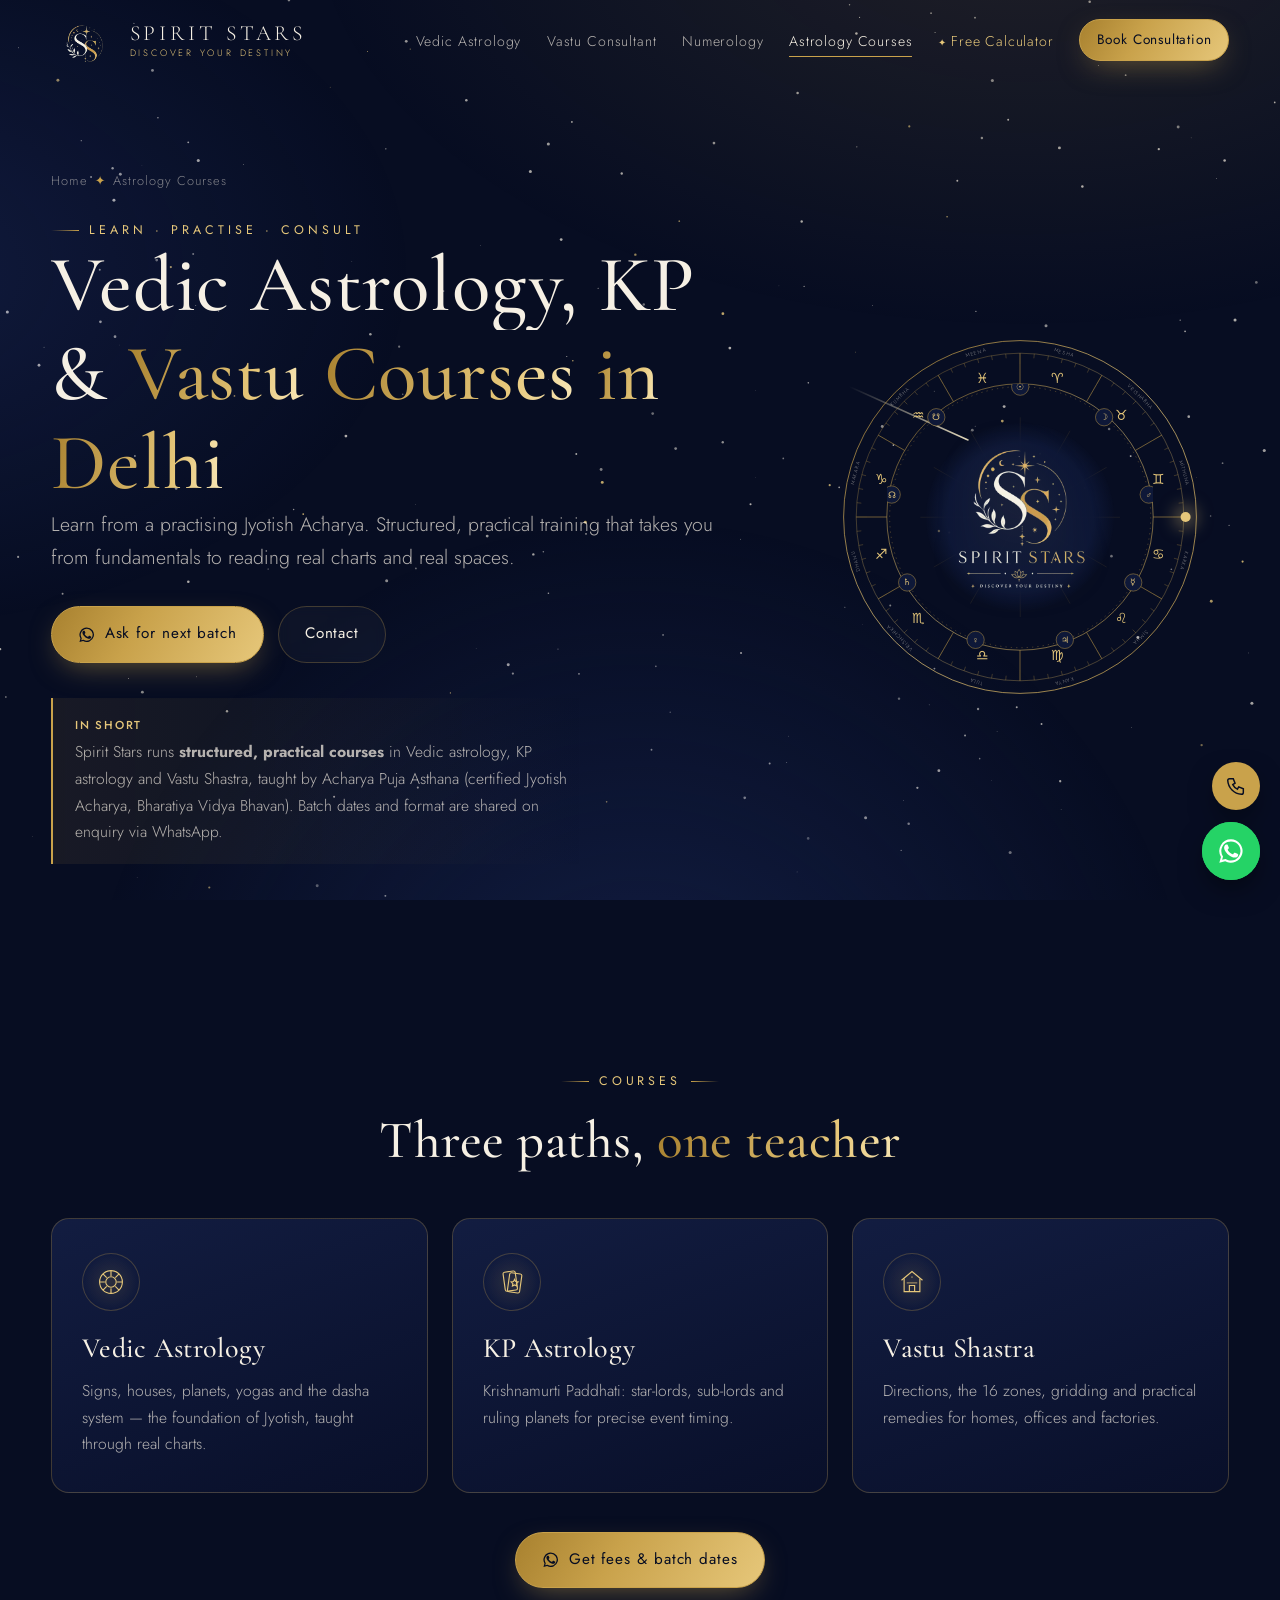
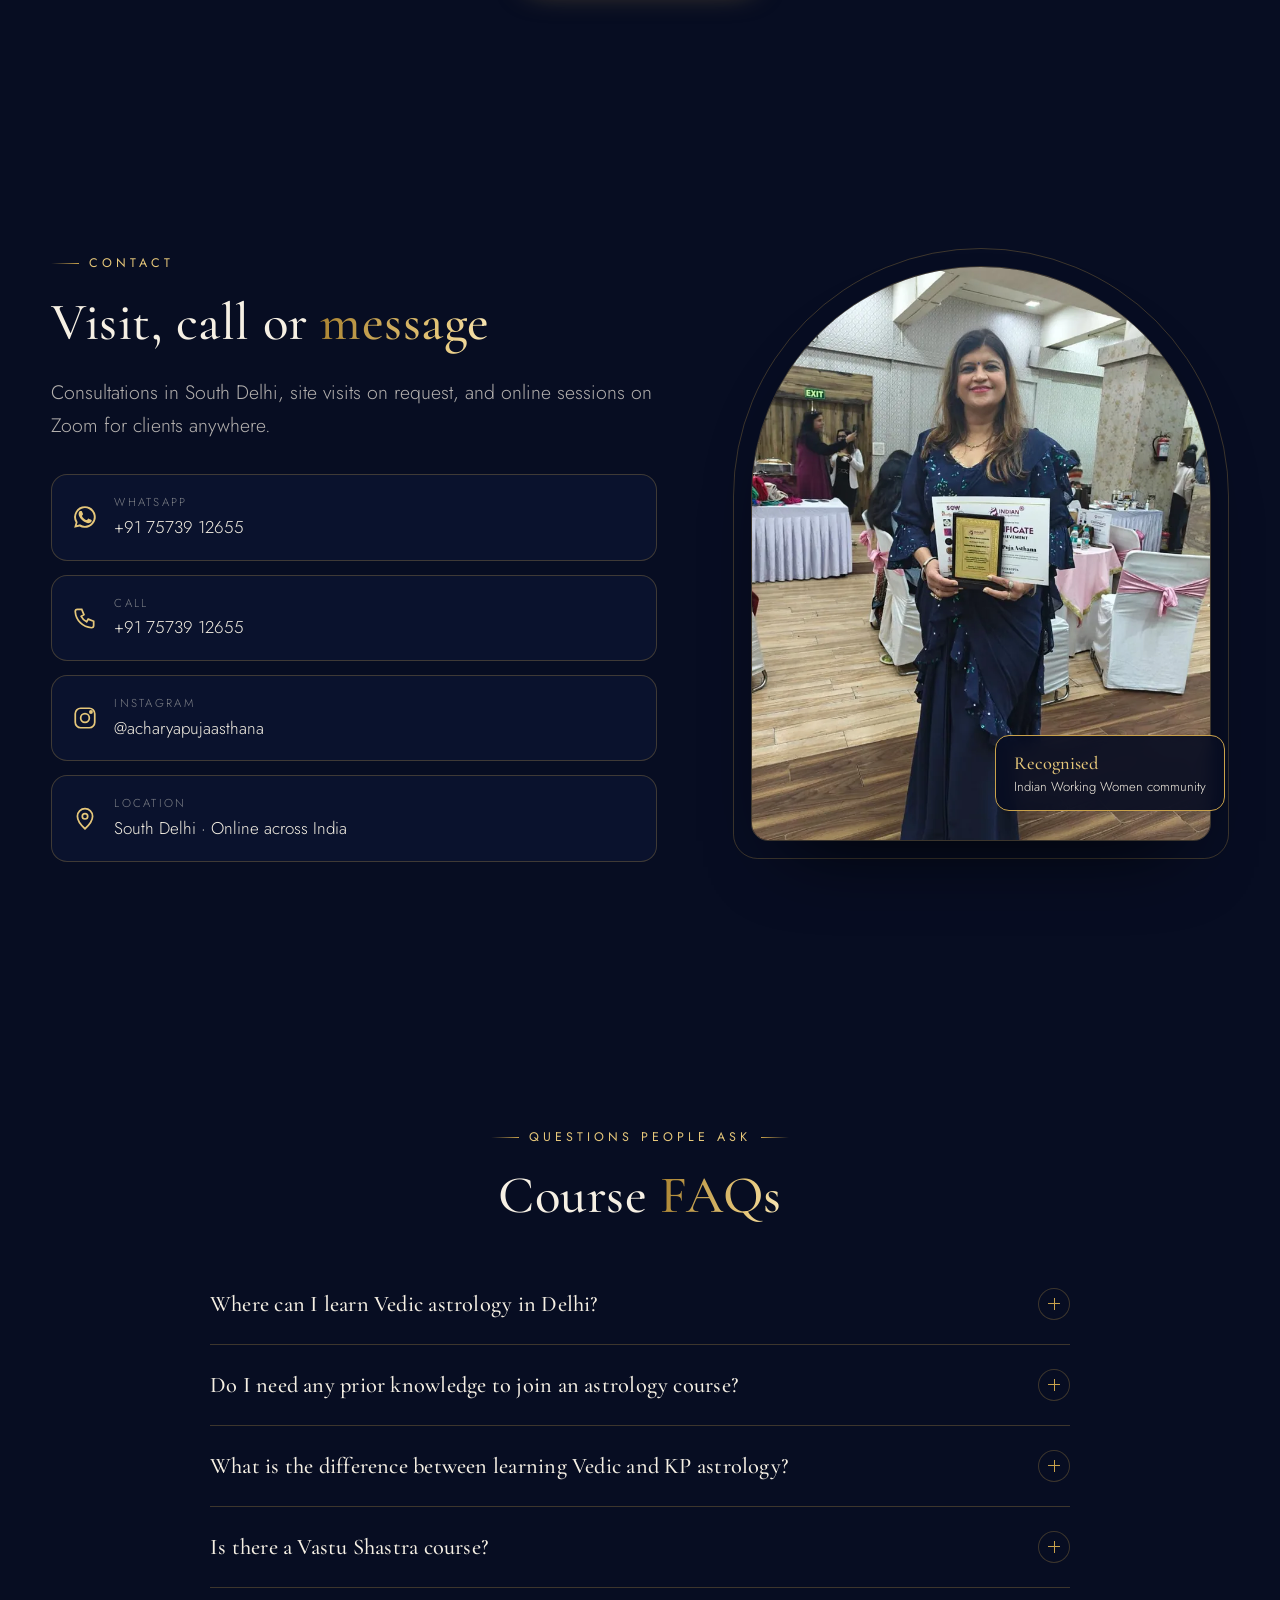
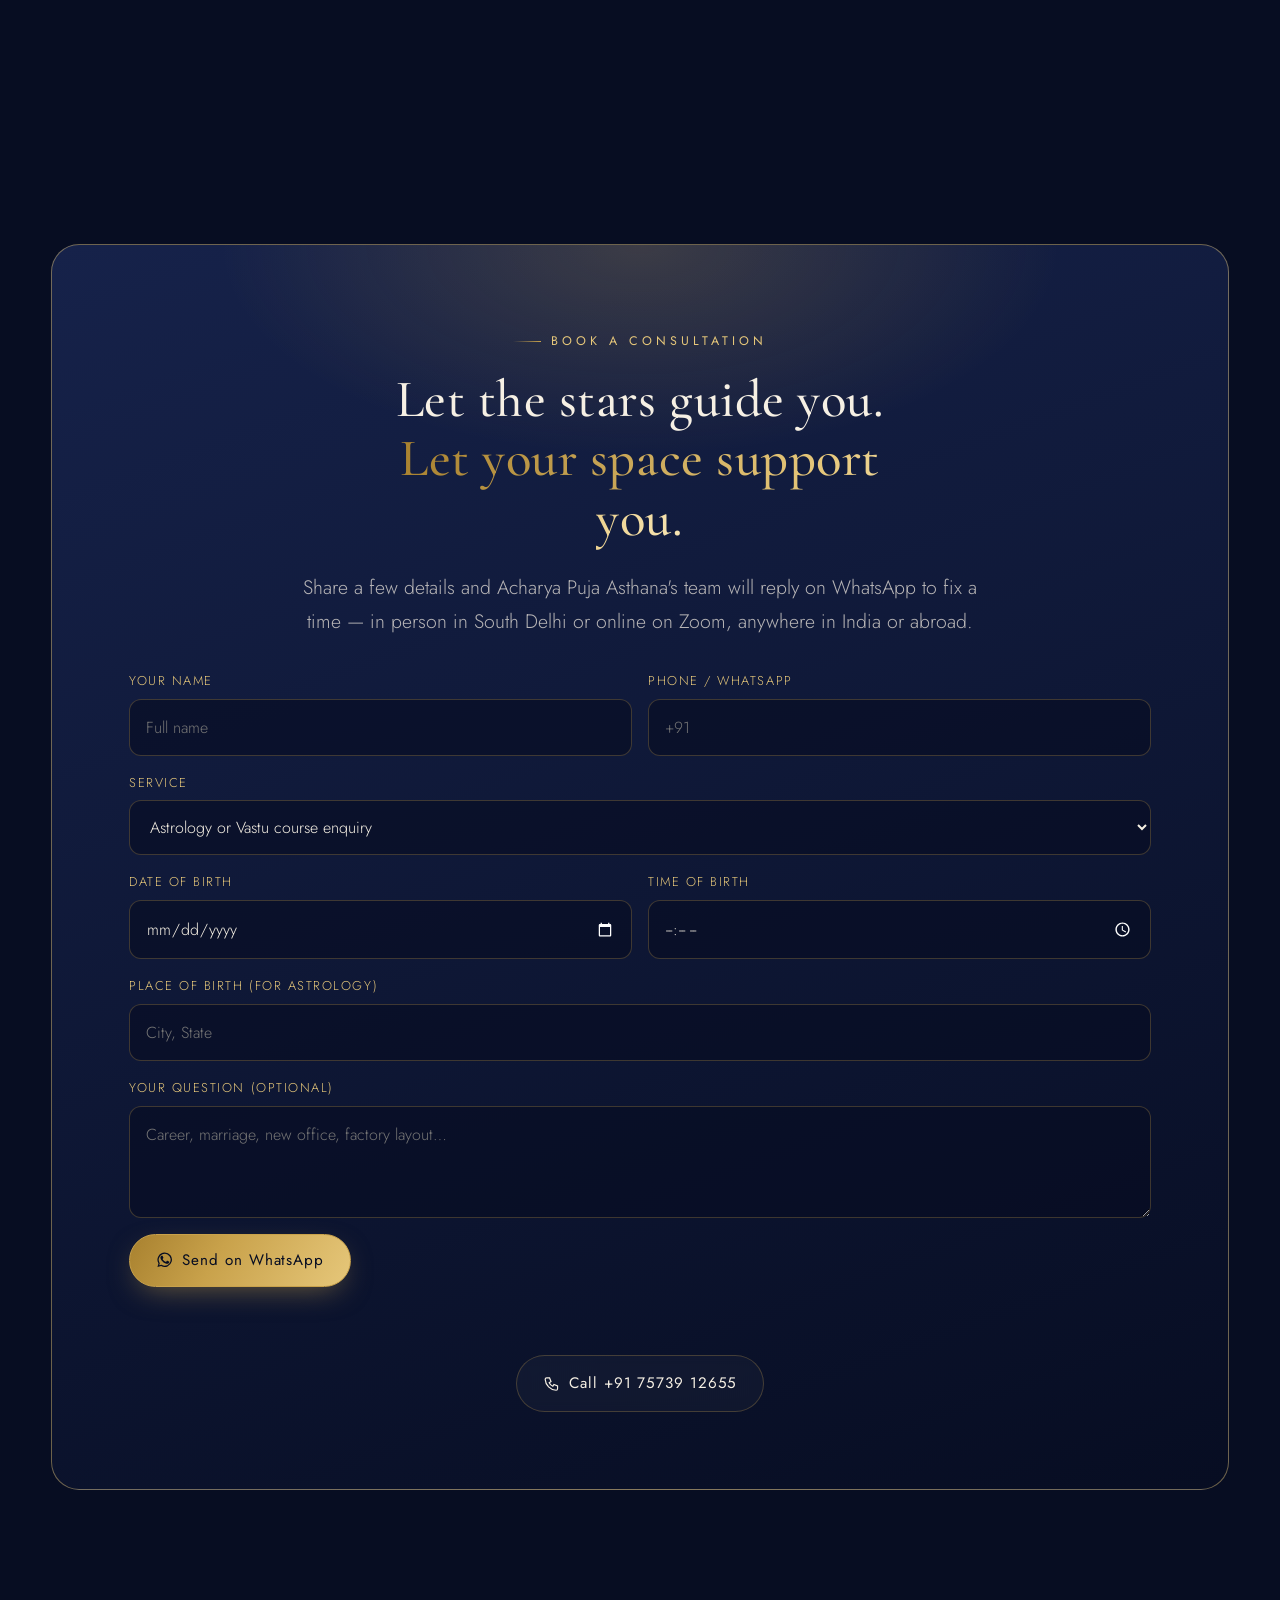
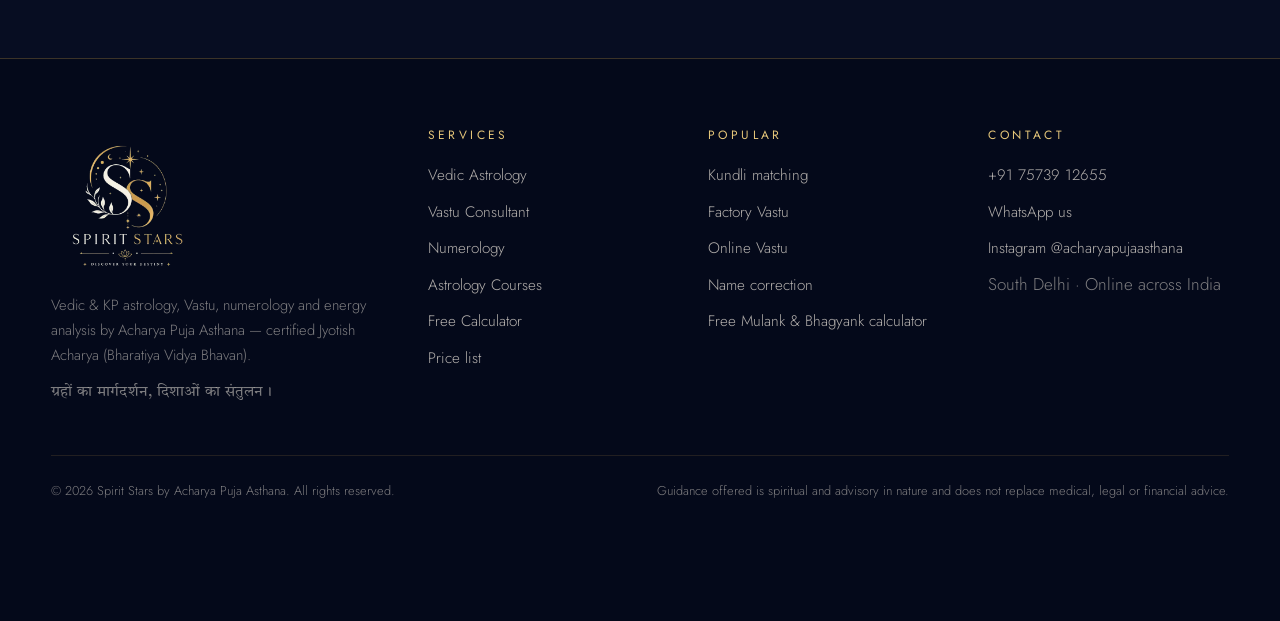
<file: astrology-vastu-course-delhi.html>
<!DOCTYPE html>
<html lang="en-IN">
<head>
<meta charset="utf-8">
<meta name="viewport" content="width=device-width, initial-scale=1">
<title>Vedic Astrology, KP &amp; Vastu Course in Delhi | Spirit Stars</title>
<meta name="description" content="Learn Vedic astrology, KP astrology and Vastu Shastra in Delhi with Acharya Puja Asthana, certified Jyotish Acharya. Structured, practical training. Enquire on WhatsApp for the next batch.">
<link rel="canonical" href="https://utkarshkalra02.github.io/acharya-puja-asthana-website/astrology-vastu-course-delhi.html">
<meta name="robots" content="index,follow,max-image-preview:large">
<meta name="theme-color" content="#070d22">
<meta name="geo.region" content="IN-DL"><meta name="geo.placename" content="South Delhi">
<meta property="og:type" content="website"><meta property="og:site_name" content="Spirit Stars">
<meta property="og:title" content="Vedic Astrology, KP &amp; Vastu Course in Delhi | Spirit Stars"><meta property="og:description" content="Learn Vedic astrology, KP astrology and Vastu Shastra in Delhi with Acharya Puja Asthana, certified Jyotish Acharya. Structured, practical training. Enquire on WhatsApp for the next batch.">
<meta property="og:url" content="https://utkarshkalra02.github.io/acharya-puja-asthana-website/astrology-vastu-course-delhi.html"><meta property="og:image" content="https://utkarshkalra02.github.io/acharya-puja-asthana-website/assets/img/og-spirit-stars.jpg"><meta property="og:locale" content="en_IN">
<meta name="twitter:card" content="summary_large_image">
<link rel="icon" type="image/png" sizes="48x48" href="assets/img/favicon-48.png">
<link rel="apple-touch-icon" href="assets/img/favicon-180.png">
<link rel="preconnect" href="https://fonts.googleapis.com"><link rel="preconnect" href="https://fonts.gstatic.com" crossorigin>
<link href="https://fonts.googleapis.com/css2?family=Cormorant+Garamond:ital,wght@0,400;0,500;0,600;1,400;1,500&family=Jost:wght@300;400;500&family=Tiro+Devanagari+Hindi&display=swap" rel="stylesheet">
<link rel="stylesheet" href="assets/css/style.css?v=5fd42387">
<!-- REMARKETING / ANALYTICS: paste the Google tag (GA4 + Google Ads) and Meta Pixel snippets here.
     main.js already fires 'whatsapp_click', 'call_click' and 'generate_lead' events once they exist. -->
<script type="application/ld+json">{"@context": "https://schema.org", "@type": ["ProfessionalService", "LocalBusiness"], "@id": "https://utkarshkalra02.github.io/acharya-puja-asthana-website/#business", "name": "Spirit Stars", "alternateName": "Spirit Stars by Acharya Puja Asthana", "slogan": "Discover Your Destiny", "description": "Vedic & KP astrology, Vastu & Astro-Vastu consultation, numerology, tarot and aura scanning in South Delhi and online across India, by Acharya Puja Asthana.", "url": "https://utkarshkalra02.github.io/acharya-puja-asthana-website/", "logo": "https://utkarshkalra02.github.io/acharya-puja-asthana-website/assets/img/spirit-stars-logo.webp", "image": "https://utkarshkalra02.github.io/acharya-puja-asthana-website/assets/img/acharya-puja-asthana-portrait.jpg", "telephone": "+917573912655", "priceRange": "₹905 – ₹95,000", "currenciesAccepted": "INR", "address": {"@type": "PostalAddress", "addressLocality": "South Delhi", "addressRegion": "Delhi", "addressCountry": "IN"}, "areaServed": [{"@type": "Place", "name": "South Delhi"}, {"@type": "Place", "name": "Delhi NCR"}, {"@type": "Country", "name": "India"}], "sameAs": ["https://www.instagram.com/acharyapujaasthana/"], "founder": {"@type": "Person", "@id": "https://utkarshkalra02.github.io/acharya-puja-asthana-website/#acharya", "name": "Acharya Puja Asthana", "jobTitle": "Jyotish Acharya, Vastu & Astro-Vastu Consultant, Aura Scanning Analyst", "knowsAbout": ["Vedic astrology", "KP astrology", "Prashna Shastra", "Vastu Shastra", "Astro-Vastu", "Numerology", "Tarot", "Palmistry", "Aura scanning"], "hasCredential": {"@type": "EducationalOccupationalCredential", "credentialCategory": "Jyotish Acharya", "recognizedBy": {"@type": "Organization", "name": "Bharatiya Vidya Bhavan"}}, "sameAs": ["https://www.instagram.com/acharyapujaasthana/"]}, "knowsLanguage": ["en", "hi"]}</script>
<script type="application/ld+json">{"@context": "https://schema.org", "@type": "FAQPage", "mainEntity": [{"@type": "Question", "name": "Where can I learn Vedic astrology in Delhi?", "acceptedAnswer": {"@type": "Answer", "text": "Spirit Stars conducts structured, practical training in Vedic astrology, KP astrology and Vastu Shastra, taught by Acharya Puja Asthana, a certified Jyotish Acharya from Bharatiya Vidya Bhavan. Message on WhatsApp for batch dates and format."}}, {"@type": "Question", "name": "Do I need any prior knowledge to join an astrology course?", "acceptedAnswer": {"@type": "Answer", "text": "Ask about the current batch when you enquire — tell us your background and Acharya ji will suggest the right course."}}, {"@type": "Question", "name": "What is the difference between learning Vedic and KP astrology?", "acceptedAnswer": {"@type": "Answer", "text": "Vedic astrology builds the foundation — signs, houses, planets and dashas. KP astrology adds the star-lord and sub-lord system for precise event timing. Many students learn Vedic first and then KP."}}, {"@type": "Question", "name": "Is there a Vastu Shastra course?", "acceptedAnswer": {"@type": "Answer", "text": "Yes. The Vastu course covers directions, zones, the gridding method and practical remedies for residential and commercial spaces."}}]}</script>
<script type="application/ld+json">{"@context": "https://schema.org", "@type": "BreadcrumbList", "itemListElement": [{"@type": "ListItem", "position": 1, "name": "Home", "item": "https://utkarshkalra02.github.io/acharya-puja-asthana-website/"}, {"@type": "ListItem", "position": 2, "name": "Astrology Courses", "item": "https://utkarshkalra02.github.io/acharya-puja-asthana-website/astrology-vastu-course-delhi.html"}]}</script>
<script type="application/ld+json">{"@context": "https://schema.org", "@type": "Course", "name": "Vedic Astrology Course", "description": "Structured, practical training in Vedic (Parashari) astrology.", "provider": {"@id": "https://utkarshkalra02.github.io/acharya-puja-asthana-website/#business"}}</script>
<script type="application/ld+json">{"@context": "https://schema.org", "@type": "Course", "name": "KP Astrology Course", "description": "Krishnamurti Paddhati: star-lords, sub-lords and event timing.", "provider": {"@id": "https://utkarshkalra02.github.io/acharya-puja-asthana-website/#business"}}</script>
<script type="application/ld+json">{"@context": "https://schema.org", "@type": "Course", "name": "Vastu Shastra Course", "description": "Directions, zones, gridding and practical remedies for homes and businesses.", "provider": {"@id": "https://utkarshkalra02.github.io/acharya-puja-asthana-website/#business"}}</script>
</head>
<body>
<div class="loader" aria-hidden="true"><img src="assets/img/spirit-stars-mark-light.webp" alt="" width="110" height="73"></div>
<canvas id="sky" aria-hidden="true"></canvas><div class="sky-glow"></div><div class="cursor-glow"></div>
<header class="site-header"><div class="wrap nav">
<a class="brand" href="index.html" aria-label="Spirit Stars home"><img src="assets/img/spirit-stars-mark-light.webp" alt="Spirit Stars logo" width="66" height="44"><span>Spirit Stars<small>DISCOVER YOUR DESTINY</small></span></a>
<nav aria-label="Main"><ul class="menu" id="menu"><li><a href="vedic-astrology-consultation-delhi.html">Vedic Astrology</a></li><li><a href="vastu-consultant-south-delhi.html">Vastu Consultant</a></li><li><a href="numerology-consultation-delhi.html">Numerology</a></li><li><a href="astrology-vastu-course-delhi.html" aria-current=page>Astrology Courses</a></li><li><a href="free-numerology-calculator.html" class=free>Free Calculator</a></li><li><a class="btn btn-gold" href="#book">Book Consultation</a></li></ul></nav>
<button class="burger" aria-label="Open menu" aria-controls="menu" aria-expanded="false"><i></i><i></i><i></i></button>
</div></header>
<main>
<section class="page-hero"><div class="wrap hero-grid"><div>
<nav class="crumbs rv" aria-label="Breadcrumb"><a href="index.html">Home</a><span>✦</span>Astrology Courses</nav>
<span class="eyebrow rv">Learn · Practise · Consult</span>
<h1 class="split-text">Vedic Astrology, KP &amp; <span class="gold">Vastu Courses in Delhi</span></h1>
<p class="lead rv d2">Learn from a practising Jyotish Acharya. Structured, practical training that takes you from fundamentals to reading real charts and real spaces.</p>
<div class="btn-row rv d3"><a class="btn btn-gold" data-wa="Namaste, I would like details of the next astrology / Vastu course batch." href="https://wa.me/917573912655"><svg viewBox="0 0 24 24" fill="currentColor" aria-hidden="true"><path d="M17.5 14.4c-.3-.1-1.7-.8-2-.9-.3-.1-.5-.1-.7.1-.2.3-.8.9-.9 1.1-.2.2-.3.2-.6.1-.3-.1-1.2-.5-2.4-1.5-.9-.8-1.5-1.8-1.6-2.1-.2-.3 0-.5.1-.6l.4-.5c.1-.2.2-.3.3-.5.1-.2 0-.4 0-.5l-.9-2.2c-.2-.6-.5-.5-.7-.5h-.6c-.2 0-.5.1-.8.4-.3.3-1 1-1 2.5s1.1 2.9 1.2 3.1c.1.2 2.1 3.2 5.1 4.5.7.3 1.3.5 1.7.6.7.2 1.4.2 1.9.1.6-.1 1.7-.7 2-1.4.2-.7.2-1.2.2-1.4-.1-.1-.3-.2-.6-.3zM12 2a10 10 0 0 0-8.6 15.1L2 22l5-1.3A10 10 0 1 0 12 2zm0 18.2c-1.5 0-3-.4-4.3-1.2l-.3-.2-3 .8.8-2.9-.2-.3A8.2 8.2 0 1 1 12 20.2z"/></svg> Ask for next batch</a><a class="btn btn-ghost" href="#contact">Contact</a></div>
<div class="hero-tldr rv d3"><b>In short</b>Spirit Stars runs <strong>structured, practical courses</strong> in Vedic astrology, KP astrology and Vastu Shastra, taught by Acharya Puja Asthana (certified Jyotish Acharya, Bharatiya Vidya Bhavan). Batch dates and format are shared on enquiry via WhatsApp.</div>
</div><div class="hero-visual rv" aria-hidden="true"><div class="wheel"></div><div class="wheel-inner"></div><span class="orbit-dot"></span>
<div class="hero-logo"><img src="assets/img/spirit-stars-logo-light.webp" alt="" width="520" height="520"></div></div></div></section>
<section><div class="wrap">
<div class="center"><span class="eyebrow rv">Courses</span><h2 class="rv d1">Three paths, <span class='gold'>one teacher</span></h2></div>
<div class="grid g3" style="margin-top:3rem">
<article class="card rv "><div class="icon"><svg viewBox="0 0 32 32" fill="none" stroke="currentColor" stroke-width="1.3" aria-hidden="true"><circle cx="16" cy="16" r="13"/><circle cx="16" cy="16" r="6"/><path d="M16 3v6M16 23v6M3 16h6M23 16h6M6.8 6.8l4.3 4.3M20.9 20.9l4.3 4.3M25.2 6.8l-4.3 4.3M11.1 20.9l-4.3 4.3"/></svg></div><h3>Vedic Astrology</h3><p>Signs, houses, planets, yogas and the dasha system — the foundation of Jyotish, taught through real charts.</p></article>
<article class="card rv d1"><div class="icon"><svg viewBox="0 0 32 32" fill="none" stroke="currentColor" stroke-width="1.3" aria-hidden="true"><rect x="7" y="4" width="14" height="22" rx="2" transform="rotate(-8 14 15)"/><rect x="12" y="6" width="14" height="22" rx="2" transform="rotate(8 19 17)"/><path d="m19 13 1.2 2.5 2.8.4-2 2 .5 2.7-2.5-1.3-2.5 1.3.5-2.7-2-2 2.8-.4z"/></svg></div><h3>KP Astrology</h3><p>Krishnamurti Paddhati: star-lords, sub-lords and ruling planets for precise event timing.</p></article>
<article class="card rv d2"><div class="icon"><svg viewBox="0 0 32 32" fill="none" stroke="currentColor" stroke-width="1.3" aria-hidden="true"><path d="M4 14 16 4l12 10"/><path d="M7 12v15h18V12"/><path d="M13 27v-7h6v7"/><path d="M16 9.5v2M10 17h12" opacity=".6"/></svg></div><h3>Vastu Shastra</h3><p>Directions, the 16 zones, gridding and practical remedies for homes, offices and factories.</p></article>
</div>
<div class="center rv" style="margin-top:2.4rem"><a class="btn btn-gold" data-wa="Namaste, please share fees and dates for the next course batch." href="https://wa.me/917573912655"><svg viewBox="0 0 24 24" fill="currentColor" aria-hidden="true"><path d="M17.5 14.4c-.3-.1-1.7-.8-2-.9-.3-.1-.5-.1-.7.1-.2.3-.8.9-.9 1.1-.2.2-.3.2-.6.1-.3-.1-1.2-.5-2.4-1.5-.9-.8-1.5-1.8-1.6-2.1-.2-.3 0-.5.1-.6l.4-.5c.1-.2.2-.3.3-.5.1-.2 0-.4 0-.5l-.9-2.2c-.2-.6-.5-.5-.7-.5h-.6c-.2 0-.5.1-.8.4-.3.3-1 1-1 2.5s1.1 2.9 1.2 3.1c.1.2 2.1 3.2 5.1 4.5.7.3 1.3.5 1.7.6.7.2 1.4.2 1.9.1.6-.1 1.7-.7 2-1.4.2-.7.2-1.2.2-1.4-.1-.1-.3-.2-.6-.3zM12 2a10 10 0 0 0-8.6 15.1L2 22l5-1.3A10 10 0 1 0 12 2zm0 18.2c-1.5 0-3-.4-4.3-1.2l-.3-.2-3 .8.8-2.9-.2-.3A8.2 8.2 0 1 1 12 20.2z"/></svg> Get fees &amp; batch dates</a></div>
</div></section>
<section id="contact"><div class="wrap split rev">
<div>
<span class="eyebrow rv">Contact</span>
<h2 class="rv d1">Visit, call or <span class="gold">message</span></h2>
<p class="lead rv d2">Consultations in South Delhi, site visits on request, and online sessions on Zoom for clients anywhere.</p>
<div class="contact-cards">
<a class="contact-card rv" data-wa="Namaste, I would like to book a consultation with Spirit Stars." href="https://wa.me/917573912655"><svg viewBox="0 0 24 24" fill="currentColor" aria-hidden="true"><path d="M17.5 14.4c-.3-.1-1.7-.8-2-.9-.3-.1-.5-.1-.7.1-.2.3-.8.9-.9 1.1-.2.2-.3.2-.6.1-.3-.1-1.2-.5-2.4-1.5-.9-.8-1.5-1.8-1.6-2.1-.2-.3 0-.5.1-.6l.4-.5c.1-.2.2-.3.3-.5.1-.2 0-.4 0-.5l-.9-2.2c-.2-.6-.5-.5-.7-.5h-.6c-.2 0-.5.1-.8.4-.3.3-1 1-1 2.5s1.1 2.9 1.2 3.1c.1.2 2.1 3.2 5.1 4.5.7.3 1.3.5 1.7.6.7.2 1.4.2 1.9.1.6-.1 1.7-.7 2-1.4.2-.7.2-1.2.2-1.4-.1-.1-.3-.2-.6-.3zM12 2a10 10 0 0 0-8.6 15.1L2 22l5-1.3A10 10 0 1 0 12 2zm0 18.2c-1.5 0-3-.4-4.3-1.2l-.3-.2-3 .8.8-2.9-.2-.3A8.2 8.2 0 1 1 12 20.2z"/></svg><div><small>WhatsApp</small>+91 75739 12655</div></a>
<a class="contact-card rv d1" href="tel:+917573912655"><svg viewBox="0 0 24 24" fill="none" stroke="currentColor" stroke-width="1.6" aria-hidden="true"><path d="M5 4h4l2 5-2.5 1.5a11 11 0 0 0 5 5L15 13l5 2v4a2 2 0 0 1-2 2A16 16 0 0 1 3 6a2 2 0 0 1 2-2"/></svg><div><small>Call</small>+91 75739 12655</div></a>
<a class="contact-card rv d2" href="https://www.instagram.com/acharyapujaasthana/" target="_blank" rel="noopener"><svg viewBox="0 0 24 24" fill="none" stroke="currentColor" stroke-width="1.6" aria-hidden="true"><rect x="3" y="3" width="18" height="18" rx="5"/><circle cx="12" cy="12" r="4"/><circle cx="17.5" cy="6.5" r="1" fill="currentColor"/></svg><div><small>Instagram</small>@acharyapujaasthana</div></a>
<div class="contact-card rv d3"><svg viewBox="0 0 24 24" fill="none" stroke="currentColor" stroke-width="1.6" aria-hidden="true"><path d="M12 21s-7-6.2-7-11.5A7 7 0 0 1 19 9.5C19 14.8 12 21 12 21z"/><circle cx="12" cy="9.5" r="2.5"/></svg><div><small>Location</small>South Delhi · Online across India</div></div>
<!-- ADDRESS + MAP: add the full studio address and a Google Maps embed here once the Google Business Profile is set up. -->
</div></div>
<div class="portrait-wrap rv" style="justify-self:center"><div class="portrait"><img src="assets/img/acharya-puja-asthana-award.webp" alt="Acharya Puja Asthana with her Certificate of Achievement from the Indian Working Women community" width="800" height="1067" loading="lazy"></div>
<div class="badge"><b>Recognised</b>Indian Working Women community</div></div>
</div></section>
<section id="faq"><div class="wrap"><div class="center"><span class="eyebrow rv">Questions people ask</span><h2 class="rv d1">Course <span class='gold'>FAQs</span></h2></div><div class="faq"><details class="rv"><summary><h3>Where can I learn Vedic astrology in Delhi?</h3></summary><div class="ans"><p>Spirit Stars conducts structured, practical training in Vedic astrology, KP astrology and Vastu Shastra, taught by Acharya Puja Asthana, a certified Jyotish Acharya from Bharatiya Vidya Bhavan. Message on WhatsApp for batch dates and format.</p></div></details><details class="rv"><summary><h3>Do I need any prior knowledge to join an astrology course?</h3></summary><div class="ans"><p>Ask about the current batch when you enquire — tell us your background and Acharya ji will suggest the right course.</p></div></details><details class="rv"><summary><h3>What is the difference between learning Vedic and KP astrology?</h3></summary><div class="ans"><p>Vedic astrology builds the foundation — signs, houses, planets and dashas. KP astrology adds the star-lord and sub-lord system for precise event timing. Many students learn Vedic first and then KP.</p></div></details><details class="rv"><summary><h3>Is there a Vastu Shastra course?</h3></summary><div class="ans"><p>Yes. The Vastu course covers directions, zones, the gridding method and practical remedies for residential and commercial spaces.</p></div></details></div></div></section>
<section id="book"><div class="wrap"><div class="cta-band rv">
<span class="eyebrow">Book a consultation</span>
<h2>Let the stars guide you. <span class="gold">Let your space support you.</span></h2>
<p class="lead">Share a few details and Acharya Puja Asthana's team will reply on WhatsApp to fix a time — in person in South Delhi or online on Zoom, anywhere in India or abroad.</p>
<form class="book" novalidate>
<label>Your name<input name="name" autocomplete="name" required placeholder="Full name"></label>
<label>Phone / WhatsApp<input name="phone" type="tel" autocomplete="tel" required placeholder="+91"></label>
<label class="full">Service<select name="service"><option>Astrology consultation (₹2,300)</option><option>Online Vastu on Zoom (₹5,000)</option><option>Vastu gridding map (₹5,100)</option><option>Home Vastu with site visit (₹23,000)</option><option>Office / showroom Vastu (₹23,000)</option><option>Factory Vastu (₹59,000)</option><option>Vastu Growth Package (₹95,000)</option><option>Complete numerology (₹2,300)</option><option>Name correction (₹905)</option><option>Baby name (₹2,300)</option><option>Tarot / palmistry</option><option selected>Astrology or Vastu course enquiry</option><option>Not sure — please guide me</option></select></label>
<label>Date of birth <input name="dob" type="date"></label>
<label>Time of birth <input name="tob" type="time"></label>
<label class="full">Place of birth (for astrology)<input name="pob" placeholder="City, State"></label>
<label class="full">Your question (optional)<textarea name="note" rows="3" placeholder="Career, marriage, new office, factory layout…"></textarea></label>
<button class="btn btn-gold" type="submit"><svg viewBox="0 0 24 24" fill="currentColor" aria-hidden="true"><path d="M17.5 14.4c-.3-.1-1.7-.8-2-.9-.3-.1-.5-.1-.7.1-.2.3-.8.9-.9 1.1-.2.2-.3.2-.6.1-.3-.1-1.2-.5-2.4-1.5-.9-.8-1.5-1.8-1.6-2.1-.2-.3 0-.5.1-.6l.4-.5c.1-.2.2-.3.3-.5.1-.2 0-.4 0-.5l-.9-2.2c-.2-.6-.5-.5-.7-.5h-.6c-.2 0-.5.1-.8.4-.3.3-1 1-1 2.5s1.1 2.9 1.2 3.1c.1.2 2.1 3.2 5.1 4.5.7.3 1.3.5 1.7.6.7.2 1.4.2 1.9.1.6-.1 1.7-.7 2-1.4.2-.7.2-1.2.2-1.4-.1-.1-.3-.2-.6-.3zM12 2a10 10 0 0 0-8.6 15.1L2 22l5-1.3A10 10 0 1 0 12 2zm0 18.2c-1.5 0-3-.4-4.3-1.2l-.3-.2-3 .8.8-2.9-.2-.3A8.2 8.2 0 1 1 12 20.2z"/></svg> Send on WhatsApp</button>
<p class="form-msg" role="status" aria-live="polite"></p>
</form>
<div class="btn-row" style="justify-content:center"><a class="btn btn-ghost" href="tel:+917573912655"><svg viewBox="0 0 24 24" fill="none" stroke="currentColor" stroke-width="1.6" aria-hidden="true"><path d="M5 4h4l2 5-2.5 1.5a11 11 0 0 0 5 5L15 13l5 2v4a2 2 0 0 1-2 2A16 16 0 0 1 3 6a2 2 0 0 1 2-2"/></svg> Call +91 75739 12655</a></div>
</div></div></section></main>
<footer><div class="wrap">
<div class="foot">
<div><img class="logo" src="assets/img/spirit-stars-logo-light.webp" alt="Spirit Stars — Discover Your Destiny" width="150" height="150" loading="lazy">
<p>Vedic &amp; KP astrology, Vastu, numerology and energy analysis by Acharya Puja Asthana — certified Jyotish Acharya (Bharatiya Vidya Bhavan).</p>
<p class="hindi" style="margin-top:12px">ग्रहों का मार्गदर्शन, दिशाओं का संतुलन।</p></div>
<div><h4>Services</h4><ul><li><a href="vedic-astrology-consultation-delhi.html">Vedic Astrology</a></li><li><a href="vastu-consultant-south-delhi.html">Vastu Consultant</a></li><li><a href="numerology-consultation-delhi.html">Numerology</a></li><li><a href="astrology-vastu-course-delhi.html">Astrology Courses</a></li><li><a href="free-numerology-calculator.html">Free Calculator</a></li><li><a href="index.html#prices">Price list</a></li></ul></div>
<div><h4>Popular</h4><ul><li><a href="vedic-astrology-consultation-delhi.html#kundli-matching">Kundli matching</a></li><li><a href="vastu-consultant-south-delhi.html#factory-vastu">Factory Vastu</a></li><li><a href="vastu-consultant-south-delhi.html#online-vastu">Online Vastu</a></li><li><a href="numerology-consultation-delhi.html#name-correction">Name correction</a></li><li><a href="free-numerology-calculator.html">Free Mulank &amp; Bhagyank calculator</a></li></ul></div>
<div><h4>Contact</h4><ul>
<li><a href="tel:+917573912655">+91 75739 12655</a></li>
<li><a data-wa="Namaste, I would like to book a consultation with Spirit Stars." href="https://wa.me/917573912655">WhatsApp us</a></li>
<li><a href="https://www.instagram.com/acharyapujaasthana/" target="_blank" rel="noopener">Instagram @acharyapujaasthana</a></li>
<li><span style="color:var(--faint)">South Delhi · Online across India</span></li></ul></div>
</div>
<div class="legal"><span>© <span data-year>2026</span> Spirit Stars by Acharya Puja Asthana. All rights reserved.</span>
<span>Guidance offered is spiritual and advisory in nature and does not replace medical, legal or financial advice.</span></div>
</div></footer>
<div class="float">
<a class="fab call" href="tel:+917573912655" aria-label="Call Spirit Stars"><svg viewBox="0 0 24 24" fill="none" stroke="currentColor" stroke-width="1.6" aria-hidden="true"><path d="M5 4h4l2 5-2.5 1.5a11 11 0 0 0 5 5L15 13l5 2v4a2 2 0 0 1-2 2A16 16 0 0 1 3 6a2 2 0 0 1 2-2"/></svg></a>
<a class="fab wa" data-wa="Namaste, I would like to book a consultation with Spirit Stars." href="https://wa.me/917573912655" aria-label="Chat on WhatsApp"><svg viewBox="0 0 24 24" fill="currentColor" aria-hidden="true"><path d="M17.5 14.4c-.3-.1-1.7-.8-2-.9-.3-.1-.5-.1-.7.1-.2.3-.8.9-.9 1.1-.2.2-.3.2-.6.1-.3-.1-1.2-.5-2.4-1.5-.9-.8-1.5-1.8-1.6-2.1-.2-.3 0-.5.1-.6l.4-.5c.1-.2.2-.3.3-.5.1-.2 0-.4 0-.5l-.9-2.2c-.2-.6-.5-.5-.7-.5h-.6c-.2 0-.5.1-.8.4-.3.3-1 1-1 2.5s1.1 2.9 1.2 3.1c.1.2 2.1 3.2 5.1 4.5.7.3 1.3.5 1.7.6.7.2 1.4.2 1.9.1.6-.1 1.7-.7 2-1.4.2-.7.2-1.2.2-1.4-.1-.1-.3-.2-.6-.3zM12 2a10 10 0 0 0-8.6 15.1L2 22l5-1.3A10 10 0 1 0 12 2zm0 18.2c-1.5 0-3-.4-4.3-1.2l-.3-.2-3 .8.8-2.9-.2-.3A8.2 8.2 0 1 1 12 20.2z"/></svg><span class="fab-label">Ask Acharya ji on WhatsApp</span></a>
</div>
<div class="mbar"><a class="c" href="tel:+917573912655"><svg viewBox="0 0 24 24" fill="none" stroke="currentColor" stroke-width="1.6" aria-hidden="true"><path d="M5 4h4l2 5-2.5 1.5a11 11 0 0 0 5 5L15 13l5 2v4a2 2 0 0 1-2 2A16 16 0 0 1 3 6a2 2 0 0 1 2-2"/></svg> Call</a><a class="w" data-wa="Namaste, I would like to book a consultation with Spirit Stars." href="https://wa.me/917573912655"><svg viewBox="0 0 24 24" fill="currentColor" aria-hidden="true"><path d="M17.5 14.4c-.3-.1-1.7-.8-2-.9-.3-.1-.5-.1-.7.1-.2.3-.8.9-.9 1.1-.2.2-.3.2-.6.1-.3-.1-1.2-.5-2.4-1.5-.9-.8-1.5-1.8-1.6-2.1-.2-.3 0-.5.1-.6l.4-.5c.1-.2.2-.3.3-.5.1-.2 0-.4 0-.5l-.9-2.2c-.2-.6-.5-.5-.7-.5h-.6c-.2 0-.5.1-.8.4-.3.3-1 1-1 2.5s1.1 2.9 1.2 3.1c.1.2 2.1 3.2 5.1 4.5.7.3 1.3.5 1.7.6.7.2 1.4.2 1.9.1.6-.1 1.7-.7 2-1.4.2-.7.2-1.2.2-1.4-.1-.1-.3-.2-.6-.3zM12 2a10 10 0 0 0-8.6 15.1L2 22l5-1.3A10 10 0 1 0 12 2zm0 18.2c-1.5 0-3-.4-4.3-1.2l-.3-.2-3 .8.8-2.9-.2-.3A8.2 8.2 0 1 1 12 20.2z"/></svg> WhatsApp</a></div>
<div class="modal" role="dialog" aria-modal="true" aria-labelledby="exit-title" aria-hidden="true"><div class="modal-box">
<button class="modal-x" aria-label="Close">×</button>
<span class="eyebrow">Before you go</span>
<h3 id="exit-title">A <span class="gold">free</span> gemstone &amp; rudraksha recommendation</h3>
<p>Send your date, time and place of birth on WhatsApp and Acharya Puja Asthana will suggest what suits your chart — no charge.</p>
<a class="btn btn-gold" data-wa="Namaste, I would like my free gemstone / rudraksha recommendation. My birth details are:" href="https://wa.me/917573912655"><svg viewBox="0 0 24 24" fill="currentColor" aria-hidden="true"><path d="M17.5 14.4c-.3-.1-1.7-.8-2-.9-.3-.1-.5-.1-.7.1-.2.3-.8.9-.9 1.1-.2.2-.3.2-.6.1-.3-.1-1.2-.5-2.4-1.5-.9-.8-1.5-1.8-1.6-2.1-.2-.3 0-.5.1-.6l.4-.5c.1-.2.2-.3.3-.5.1-.2 0-.4 0-.5l-.9-2.2c-.2-.6-.5-.5-.7-.5h-.6c-.2 0-.5.1-.8.4-.3.3-1 1-1 2.5s1.1 2.9 1.2 3.1c.1.2 2.1 3.2 5.1 4.5.7.3 1.3.5 1.7.6.7.2 1.4.2 1.9.1.6-.1 1.7-.7 2-1.4.2-.7.2-1.2.2-1.4-.1-.1-.3-.2-.6-.3zM12 2a10 10 0 0 0-8.6 15.1L2 22l5-1.3A10 10 0 1 0 12 2zm0 18.2c-1.5 0-3-.4-4.3-1.2l-.3-.2-3 .8.8-2.9-.2-.3A8.2 8.2 0 1 1 12 20.2z"/></svg> Get my recommendation</a>
</div></div>
<script src="assets/js/main.js?v=9c260535" defer></script>
</body></html>
</file>
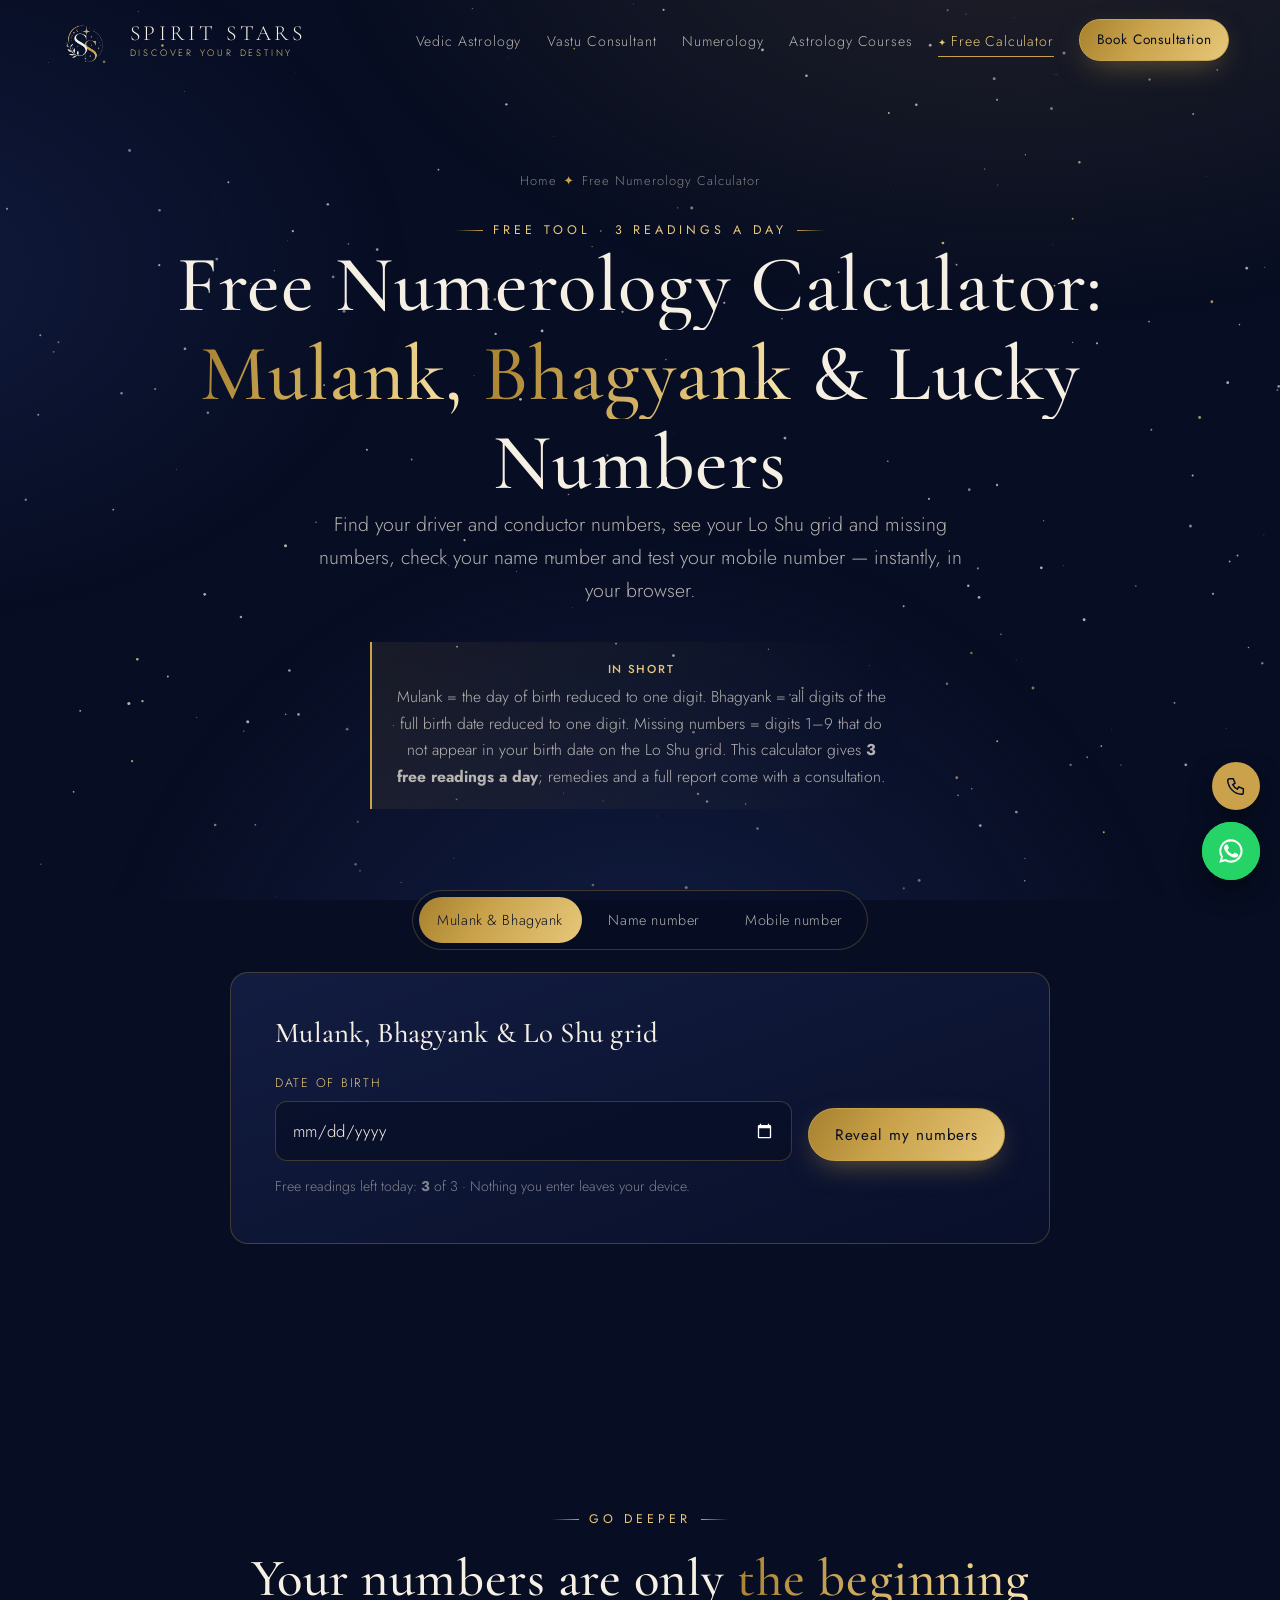
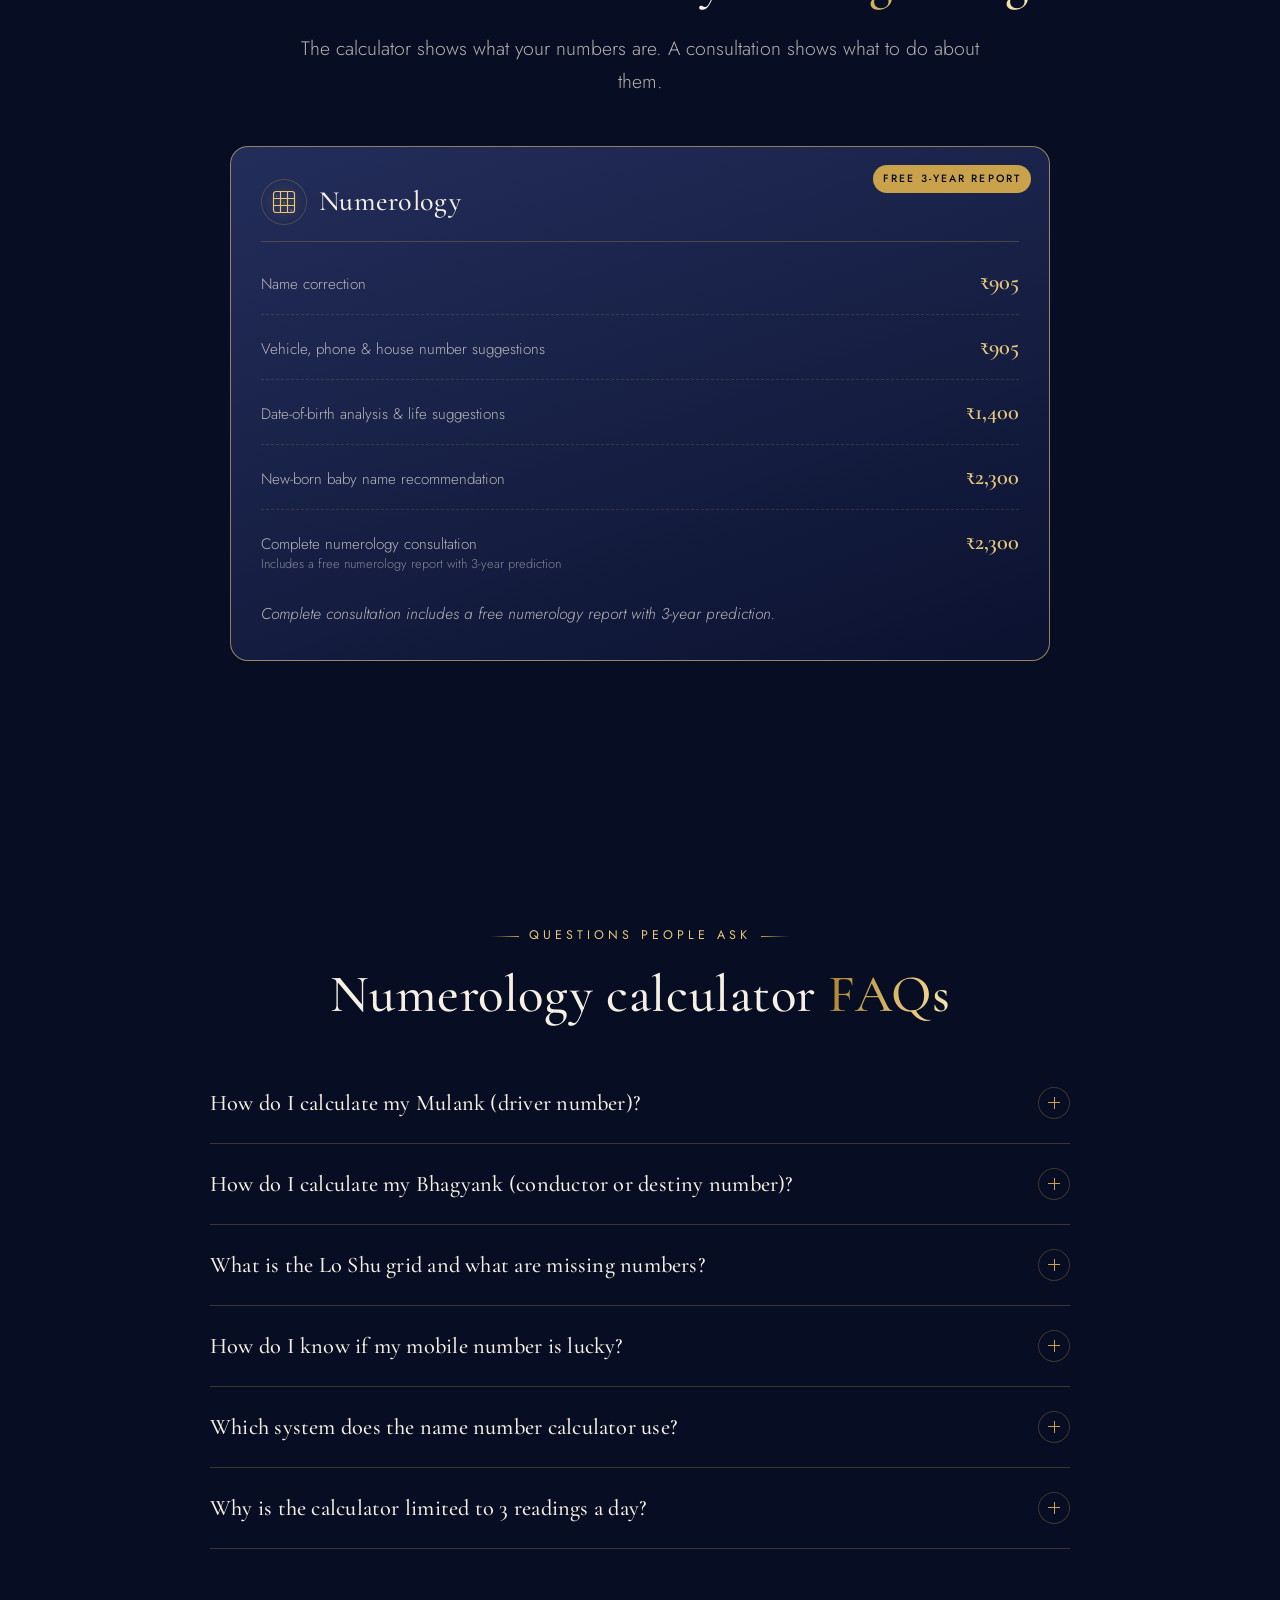
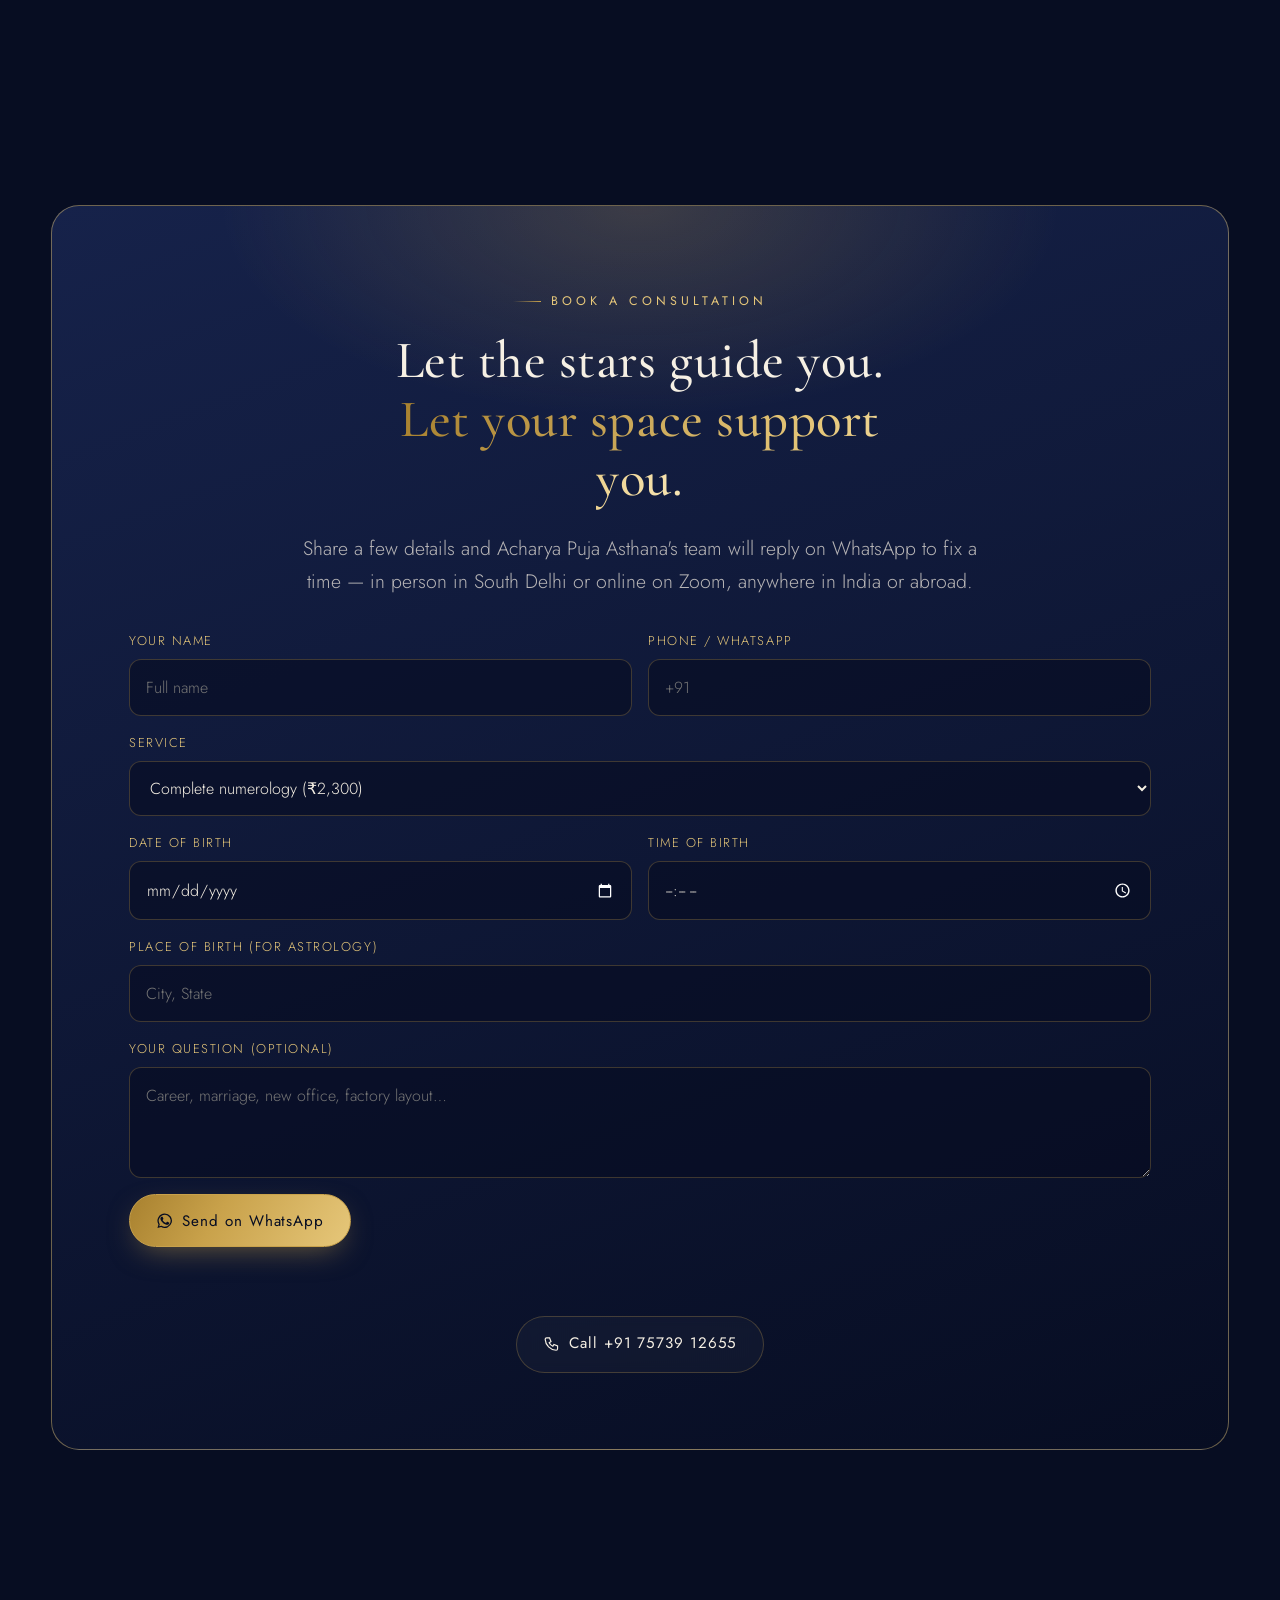
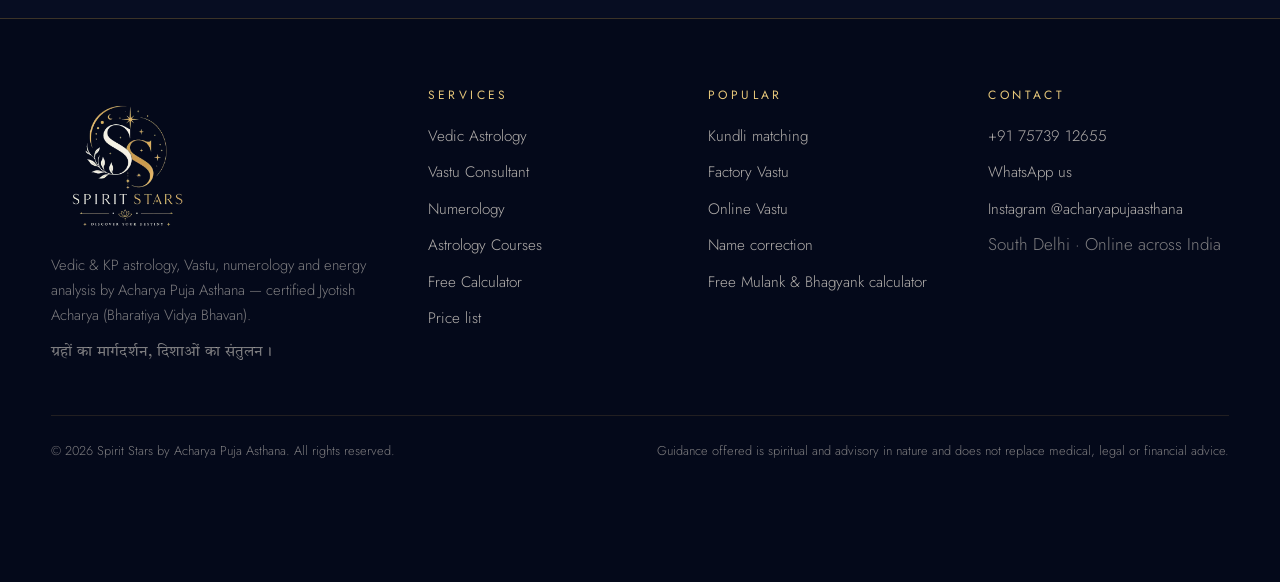
<file: free-numerology-calculator.html>
<!DOCTYPE html>
<html lang="en-IN">
<head>
<meta charset="utf-8">
<meta name="viewport" content="width=device-width, initial-scale=1">
<title>Free Numerology Calculator – Mulank, Bhagyank &amp; Lo Shu Grid | Spirit Stars</title>
<meta name="description" content="Free numerology calculator: find your Mulank and Bhagyank, Lo Shu grid and missing numbers, Chaldean name number and whether your mobile number is lucky. Instant results.">
<link rel="canonical" href="https://utkarshkalra02.github.io/acharya-puja-asthana-website/free-numerology-calculator.html">
<meta name="robots" content="index,follow,max-image-preview:large">
<meta name="theme-color" content="#070d22">
<meta name="geo.region" content="IN-DL"><meta name="geo.placename" content="South Delhi">
<meta property="og:type" content="website"><meta property="og:site_name" content="Spirit Stars">
<meta property="og:title" content="Free Numerology Calculator – Mulank, Bhagyank &amp; Lo Shu Grid | Spirit Stars"><meta property="og:description" content="Free numerology calculator: find your Mulank and Bhagyank, Lo Shu grid and missing numbers, Chaldean name number and whether your mobile number is lucky. Instant results.">
<meta property="og:url" content="https://utkarshkalra02.github.io/acharya-puja-asthana-website/free-numerology-calculator.html"><meta property="og:image" content="https://utkarshkalra02.github.io/acharya-puja-asthana-website/assets/img/og-spirit-stars.jpg"><meta property="og:locale" content="en_IN">
<meta name="twitter:card" content="summary_large_image">
<link rel="icon" type="image/png" sizes="48x48" href="assets/img/favicon-48.png">
<link rel="apple-touch-icon" href="assets/img/favicon-180.png">
<link rel="preconnect" href="https://fonts.googleapis.com"><link rel="preconnect" href="https://fonts.gstatic.com" crossorigin>
<link href="https://fonts.googleapis.com/css2?family=Cormorant+Garamond:ital,wght@0,400;0,500;0,600;1,400;1,500&family=Jost:wght@300;400;500&family=Tiro+Devanagari+Hindi&display=swap" rel="stylesheet">
<link rel="stylesheet" href="assets/css/style.css?v=5fd42387">
<!-- REMARKETING / ANALYTICS: paste the Google tag (GA4 + Google Ads) and Meta Pixel snippets here.
     main.js already fires 'whatsapp_click', 'call_click' and 'generate_lead' events once they exist. -->
<script type="application/ld+json">{"@context": "https://schema.org", "@type": ["ProfessionalService", "LocalBusiness"], "@id": "https://utkarshkalra02.github.io/acharya-puja-asthana-website/#business", "name": "Spirit Stars", "alternateName": "Spirit Stars by Acharya Puja Asthana", "slogan": "Discover Your Destiny", "description": "Vedic & KP astrology, Vastu & Astro-Vastu consultation, numerology, tarot and aura scanning in South Delhi and online across India, by Acharya Puja Asthana.", "url": "https://utkarshkalra02.github.io/acharya-puja-asthana-website/", "logo": "https://utkarshkalra02.github.io/acharya-puja-asthana-website/assets/img/spirit-stars-logo.webp", "image": "https://utkarshkalra02.github.io/acharya-puja-asthana-website/assets/img/acharya-puja-asthana-portrait.jpg", "telephone": "+917573912655", "priceRange": "₹905 – ₹95,000", "currenciesAccepted": "INR", "address": {"@type": "PostalAddress", "addressLocality": "South Delhi", "addressRegion": "Delhi", "addressCountry": "IN"}, "areaServed": [{"@type": "Place", "name": "South Delhi"}, {"@type": "Place", "name": "Delhi NCR"}, {"@type": "Country", "name": "India"}], "sameAs": ["https://www.instagram.com/acharyapujaasthana/"], "founder": {"@type": "Person", "@id": "https://utkarshkalra02.github.io/acharya-puja-asthana-website/#acharya", "name": "Acharya Puja Asthana", "jobTitle": "Jyotish Acharya, Vastu & Astro-Vastu Consultant, Aura Scanning Analyst", "knowsAbout": ["Vedic astrology", "KP astrology", "Prashna Shastra", "Vastu Shastra", "Astro-Vastu", "Numerology", "Tarot", "Palmistry", "Aura scanning"], "hasCredential": {"@type": "EducationalOccupationalCredential", "credentialCategory": "Jyotish Acharya", "recognizedBy": {"@type": "Organization", "name": "Bharatiya Vidya Bhavan"}}, "sameAs": ["https://www.instagram.com/acharyapujaasthana/"]}, "knowsLanguage": ["en", "hi"]}</script>
<script type="application/ld+json">{"@context": "https://schema.org", "@type": "FAQPage", "mainEntity": [{"@type": "Question", "name": "How do I calculate my Mulank (driver number)?", "acceptedAnswer": {"@type": "Answer", "text": "Add the digits of the day you were born until you get a single digit. Born on the 23rd: 2 + 3 = 5, so your Mulank is 5. The calculator on this page does it instantly."}}, {"@type": "Question", "name": "How do I calculate my Bhagyank (conductor or destiny number)?", "acceptedAnswer": {"@type": "Answer", "text": "Add every digit of your full date of birth and reduce to a single digit. For 23-08-1994: 2+3+0+8+1+9+9+4 = 36, and 3+6 = 9, so the Bhagyank is 9."}}, {"@type": "Question", "name": "What is the Lo Shu grid and what are missing numbers?", "acceptedAnswer": {"@type": "Answer", "text": "The Lo Shu grid is a 3×3 magic square (4-9-2, 3-5-7, 8-1-6). The digits of your birth date are placed in it; numbers that never appear are your missing numbers, which numerology links to qualities you may need to develop consciously."}}, {"@type": "Question", "name": "How do I know if my mobile number is lucky?", "acceptedAnswer": {"@type": "Answer", "text": "Add all ten digits of the number and reduce to one digit, then compare it with your Mulank. Numbers ruled by planets friendly to your Mulank planet are considered supportive. A full check also looks at digit pairs and repetitions."}}, {"@type": "Question", "name": "Which system does the name number calculator use?", "acceptedAnswer": {"@type": "Answer", "text": "The Chaldean system, widely used in Indian numerology, where each letter carries a value from 1 to 8 based on its sound vibration."}}, {"@type": "Question", "name": "Why is the calculator limited to 3 readings a day?", "acceptedAnswer": {"@type": "Answer", "text": "The free calculator gives a quick snapshot. For a full picture — remedies for missing numbers, name correction and lucky numbers — book a personal consultation with Acharya Puja Asthana."}}]}</script>
<script type="application/ld+json">{"@context": "https://schema.org", "@type": "BreadcrumbList", "itemListElement": [{"@type": "ListItem", "position": 1, "name": "Home", "item": "https://utkarshkalra02.github.io/acharya-puja-asthana-website/"}, {"@type": "ListItem", "position": 2, "name": "Free Numerology Calculator", "item": "https://utkarshkalra02.github.io/acharya-puja-asthana-website/free-numerology-calculator.html"}]}</script>
<script type="application/ld+json">{"@context": "https://schema.org", "@type": "WebApplication", "name": "Spirit Stars Free Numerology Calculator", "url": "https://utkarshkalra02.github.io/acharya-puja-asthana-website/free-numerology-calculator.html", "applicationCategory": "LifestyleApplication", "operatingSystem": "Any", "offers": {"@type": "Offer", "price": "0", "priceCurrency": "INR"}, "provider": {"@id": "https://utkarshkalra02.github.io/acharya-puja-asthana-website/#business"}}</script>
</head>
<body>
<div class="loader" aria-hidden="true"><img src="assets/img/spirit-stars-mark-light.webp" alt="" width="110" height="73"></div>
<canvas id="sky" aria-hidden="true"></canvas><div class="sky-glow"></div><div class="cursor-glow"></div>
<header class="site-header"><div class="wrap nav">
<a class="brand" href="index.html" aria-label="Spirit Stars home"><img src="assets/img/spirit-stars-mark-light.webp" alt="Spirit Stars logo" width="66" height="44"><span>Spirit Stars<small>DISCOVER YOUR DESTINY</small></span></a>
<nav aria-label="Main"><ul class="menu" id="menu"><li><a href="vedic-astrology-consultation-delhi.html">Vedic Astrology</a></li><li><a href="vastu-consultant-south-delhi.html">Vastu Consultant</a></li><li><a href="numerology-consultation-delhi.html">Numerology</a></li><li><a href="astrology-vastu-course-delhi.html">Astrology Courses</a></li><li><a href="free-numerology-calculator.html" class=free aria-current=page>Free Calculator</a></li><li><a class="btn btn-gold" href="#book">Book Consultation</a></li></ul></nav>
<button class="burger" aria-label="Open menu" aria-controls="menu" aria-expanded="false"><i></i><i></i><i></i></button>
</div></header>
<main>
<section class="page-hero" style="padding-bottom:20px"><div class="wrap center">
<nav class="crumbs rv" aria-label="Breadcrumb"><a href="index.html">Home</a><span>✦</span>Free Numerology Calculator</nav>
<span class="eyebrow rv">Free tool · 3 readings a day</span>
<h1 class="split-text">Free Numerology Calculator: <span class="gold">Mulank, Bhagyank</span> &amp; Lucky Numbers</h1>
<p class="lead rv d2">Find your driver and conductor numbers, see your Lo Shu grid and missing numbers, check your name number and test your mobile number — instantly, in your browser.</p>
<div class="rv d3" style="display:flex;justify-content:center"><div class="hero-tldr rv d3"><b>In short</b>Mulank = the day of birth reduced to one digit. Bhagyank = all digits of the full birth date reduced to one digit. Missing numbers = digits 1–9 that do not appear in your birth date on the Lo Shu grid. This calculator gives <strong>3 free readings a day</strong>; remedies and a full report come with a consultation.</div></div>
</div></section>
<section style="padding-top:20px"><div class="wrap"><div class="calc rv">
<div class="calc-tabs" role="tablist" aria-label="Calculators">
<button role="tab" id="tab-dob" aria-controls="p-dob" aria-selected="true">Mulank &amp; Bhagyank</button>
<button role="tab" id="tab-name" aria-controls="p-name" aria-selected="false">Name number</button>
<button role="tab" id="tab-mobile" aria-controls="p-mobile" aria-selected="false">Mobile number</button>
</div>
<div class="card calc-panel" id="p-dob" role="tabpanel" aria-labelledby="tab-dob">
<h2 style="font-size:1.8rem;margin:0 0 .8em">Mulank, Bhagyank &amp; Lo Shu grid</h2>
<form id="calc-dob" class="one" novalidate><label>Date of birth<input type="date" name="dob" required min="1900-01-01" max="2030-12-31"></label><button class="btn btn-gold" type="submit">Reveal my numbers</button></form>
<p class="hint">Free readings left today: <b data-left>3</b> of 3 · Nothing you enter leaves your device.</p>
<div class="calc-out" id="out-dob" hidden aria-live="polite"></div></div>
<div class="card calc-panel" id="p-name" role="tabpanel" aria-labelledby="tab-name" hidden>
<h2 style="font-size:1.8rem;margin:0 0 .8em">Name number (Chaldean)</h2>
<form id="calc-name" class="one" novalidate><label>Your name, as you sign it<input name="fullname" autocomplete="name" required placeholder="e.g. Puja Asthana"></label><button class="btn btn-gold" type="submit">Calculate</button></form>
<p class="hint">Free readings left today: <b data-left>3</b> of 3</p>
<div class="calc-out" id="out-name" hidden aria-live="polite"></div></div>
<div class="card calc-panel" id="p-mobile" role="tabpanel" aria-labelledby="tab-mobile" hidden>
<h2 style="font-size:1.8rem;margin:0 0 .8em">Is my mobile number lucky?</h2>
<form id="calc-mobile" novalidate><label>Mobile number<input name="mobile" type="tel" inputmode="numeric" required placeholder="10-digit number"></label><label>Day of birth (1–31)<input name="day" type="number" min="1" max="31" required placeholder="e.g. 23"></label><button class="btn btn-gold" type="submit" style="grid-column:1/-1;justify-self:start">Check my number</button></form>
<p class="hint">Free readings left today: <b data-left>3</b> of 3</p>
<div class="calc-out" id="out-mobile" hidden aria-live="polite"></div></div>
</div></div></section>
<section><div class="wrap">
<div class="center"><span class="eyebrow rv">Go deeper</span><h2 class="rv d1">Your numbers are only <span class='gold'>the beginning</span></h2><p class="lead rv d2">The calculator shows what your numbers are. A consultation shows what to do about them.</p></div>
<div class="prices" style="margin-top:3rem;max-width:820px;margin-inline:auto"><article class="card price-card rv featured"><span class="tag">Free 3-year report</span>
<h3><span class="icon" style="margin:0;width:46px;height:46px"><svg viewBox="0 0 32 32" fill="none" stroke="currentColor" stroke-width="1.3" aria-hidden="true"><rect x="4" y="4" width="24" height="24" rx="3"/><path d="M4 12h24M4 20h24M12 4v24M20 4v24"/><text x="8" y="10.5" font-size="5" fill="currentColor" stroke="none" text-anchor="middle">1</text><text x="16" y="18.5" font-size="5" fill="currentColor" stroke="none" text-anchor="middle">5</text><text x="24" y="26.5" font-size="5" fill="currentColor" stroke="none" text-anchor="middle">9</text></svg></span>Numerology</h3><div class="price-row"><span>Name correction</span><b>₹905</b></div><div class="price-row"><span>Vehicle, phone &amp; house number suggestions</span><b>₹905</b></div><div class="price-row"><span>Date-of-birth analysis &amp; life suggestions</span><b>₹1,400</b></div><div class="price-row"><span>New-born baby name recommendation</span><b>₹2,300</b></div><div class="price-row"><span>Complete numerology consultation<small>Includes a free numerology report with 3-year prediction</small></span><b>₹2,300</b></div><p class="price-note">Complete consultation includes a free numerology report with 3-year prediction.</p></article></div>
</div></section>
<section id="faq"><div class="wrap"><div class="center"><span class="eyebrow rv">Questions people ask</span><h2 class="rv d1">Numerology calculator <span class='gold'>FAQs</span></h2></div><div class="faq"><details class="rv"><summary><h3>How do I calculate my Mulank (driver number)?</h3></summary><div class="ans"><p>Add the digits of the day you were born until you get a single digit. Born on the 23rd: 2 + 3 = 5, so your Mulank is 5. The calculator on this page does it instantly.</p></div></details><details class="rv"><summary><h3>How do I calculate my Bhagyank (conductor or destiny number)?</h3></summary><div class="ans"><p>Add every digit of your full date of birth and reduce to a single digit. For 23-08-1994: 2+3+0+8+1+9+9+4 = 36, and 3+6 = 9, so the Bhagyank is 9.</p></div></details><details class="rv"><summary><h3>What is the Lo Shu grid and what are missing numbers?</h3></summary><div class="ans"><p>The Lo Shu grid is a 3×3 magic square (4-9-2, 3-5-7, 8-1-6). The digits of your birth date are placed in it; numbers that never appear are your missing numbers, which numerology links to qualities you may need to develop consciously.</p></div></details><details class="rv"><summary><h3>How do I know if my mobile number is lucky?</h3></summary><div class="ans"><p>Add all ten digits of the number and reduce to one digit, then compare it with your Mulank. Numbers ruled by planets friendly to your Mulank planet are considered supportive. A full check also looks at digit pairs and repetitions.</p></div></details><details class="rv"><summary><h3>Which system does the name number calculator use?</h3></summary><div class="ans"><p>The Chaldean system, widely used in Indian numerology, where each letter carries a value from 1 to 8 based on its sound vibration.</p></div></details><details class="rv"><summary><h3>Why is the calculator limited to 3 readings a day?</h3></summary><div class="ans"><p>The free calculator gives a quick snapshot. For a full picture — remedies for missing numbers, name correction and lucky numbers — book a personal consultation with Acharya Puja Asthana.</p></div></details></div></div></section>
<section id="book"><div class="wrap"><div class="cta-band rv">
<span class="eyebrow">Book a consultation</span>
<h2>Let the stars guide you. <span class="gold">Let your space support you.</span></h2>
<p class="lead">Share a few details and Acharya Puja Asthana's team will reply on WhatsApp to fix a time — in person in South Delhi or online on Zoom, anywhere in India or abroad.</p>
<form class="book" novalidate>
<label>Your name<input name="name" autocomplete="name" required placeholder="Full name"></label>
<label>Phone / WhatsApp<input name="phone" type="tel" autocomplete="tel" required placeholder="+91"></label>
<label class="full">Service<select name="service"><option>Astrology consultation (₹2,300)</option><option>Online Vastu on Zoom (₹5,000)</option><option>Vastu gridding map (₹5,100)</option><option>Home Vastu with site visit (₹23,000)</option><option>Office / showroom Vastu (₹23,000)</option><option>Factory Vastu (₹59,000)</option><option>Vastu Growth Package (₹95,000)</option><option selected>Complete numerology (₹2,300)</option><option>Name correction (₹905)</option><option>Baby name (₹2,300)</option><option>Tarot / palmistry</option><option>Astrology or Vastu course enquiry</option><option>Not sure — please guide me</option></select></label>
<label>Date of birth <input name="dob" type="date"></label>
<label>Time of birth <input name="tob" type="time"></label>
<label class="full">Place of birth (for astrology)<input name="pob" placeholder="City, State"></label>
<label class="full">Your question (optional)<textarea name="note" rows="3" placeholder="Career, marriage, new office, factory layout…"></textarea></label>
<button class="btn btn-gold" type="submit"><svg viewBox="0 0 24 24" fill="currentColor" aria-hidden="true"><path d="M17.5 14.4c-.3-.1-1.7-.8-2-.9-.3-.1-.5-.1-.7.1-.2.3-.8.9-.9 1.1-.2.2-.3.2-.6.1-.3-.1-1.2-.5-2.4-1.5-.9-.8-1.5-1.8-1.6-2.1-.2-.3 0-.5.1-.6l.4-.5c.1-.2.2-.3.3-.5.1-.2 0-.4 0-.5l-.9-2.2c-.2-.6-.5-.5-.7-.5h-.6c-.2 0-.5.1-.8.4-.3.3-1 1-1 2.5s1.1 2.9 1.2 3.1c.1.2 2.1 3.2 5.1 4.5.7.3 1.3.5 1.7.6.7.2 1.4.2 1.9.1.6-.1 1.7-.7 2-1.4.2-.7.2-1.2.2-1.4-.1-.1-.3-.2-.6-.3zM12 2a10 10 0 0 0-8.6 15.1L2 22l5-1.3A10 10 0 1 0 12 2zm0 18.2c-1.5 0-3-.4-4.3-1.2l-.3-.2-3 .8.8-2.9-.2-.3A8.2 8.2 0 1 1 12 20.2z"/></svg> Send on WhatsApp</button>
<p class="form-msg" role="status" aria-live="polite"></p>
</form>
<div class="btn-row" style="justify-content:center"><a class="btn btn-ghost" href="tel:+917573912655"><svg viewBox="0 0 24 24" fill="none" stroke="currentColor" stroke-width="1.6" aria-hidden="true"><path d="M5 4h4l2 5-2.5 1.5a11 11 0 0 0 5 5L15 13l5 2v4a2 2 0 0 1-2 2A16 16 0 0 1 3 6a2 2 0 0 1 2-2"/></svg> Call +91 75739 12655</a></div>
</div></div></section>
<script src="assets/js/calculator.js?v=5e02bd65" defer></script></main>
<footer><div class="wrap">
<div class="foot">
<div><img class="logo" src="assets/img/spirit-stars-logo-light.webp" alt="Spirit Stars — Discover Your Destiny" width="150" height="150" loading="lazy">
<p>Vedic &amp; KP astrology, Vastu, numerology and energy analysis by Acharya Puja Asthana — certified Jyotish Acharya (Bharatiya Vidya Bhavan).</p>
<p class="hindi" style="margin-top:12px">ग्रहों का मार्गदर्शन, दिशाओं का संतुलन।</p></div>
<div><h4>Services</h4><ul><li><a href="vedic-astrology-consultation-delhi.html">Vedic Astrology</a></li><li><a href="vastu-consultant-south-delhi.html">Vastu Consultant</a></li><li><a href="numerology-consultation-delhi.html">Numerology</a></li><li><a href="astrology-vastu-course-delhi.html">Astrology Courses</a></li><li><a href="free-numerology-calculator.html">Free Calculator</a></li><li><a href="index.html#prices">Price list</a></li></ul></div>
<div><h4>Popular</h4><ul><li><a href="vedic-astrology-consultation-delhi.html#kundli-matching">Kundli matching</a></li><li><a href="vastu-consultant-south-delhi.html#factory-vastu">Factory Vastu</a></li><li><a href="vastu-consultant-south-delhi.html#online-vastu">Online Vastu</a></li><li><a href="numerology-consultation-delhi.html#name-correction">Name correction</a></li><li><a href="free-numerology-calculator.html">Free Mulank &amp; Bhagyank calculator</a></li></ul></div>
<div><h4>Contact</h4><ul>
<li><a href="tel:+917573912655">+91 75739 12655</a></li>
<li><a data-wa="Namaste, I would like to book a consultation with Spirit Stars." href="https://wa.me/917573912655">WhatsApp us</a></li>
<li><a href="https://www.instagram.com/acharyapujaasthana/" target="_blank" rel="noopener">Instagram @acharyapujaasthana</a></li>
<li><span style="color:var(--faint)">South Delhi · Online across India</span></li></ul></div>
</div>
<div class="legal"><span>© <span data-year>2026</span> Spirit Stars by Acharya Puja Asthana. All rights reserved.</span>
<span>Guidance offered is spiritual and advisory in nature and does not replace medical, legal or financial advice.</span></div>
</div></footer>
<div class="float">
<a class="fab call" href="tel:+917573912655" aria-label="Call Spirit Stars"><svg viewBox="0 0 24 24" fill="none" stroke="currentColor" stroke-width="1.6" aria-hidden="true"><path d="M5 4h4l2 5-2.5 1.5a11 11 0 0 0 5 5L15 13l5 2v4a2 2 0 0 1-2 2A16 16 0 0 1 3 6a2 2 0 0 1 2-2"/></svg></a>
<a class="fab wa" data-wa="Namaste, I would like to book a consultation with Spirit Stars." href="https://wa.me/917573912655" aria-label="Chat on WhatsApp"><svg viewBox="0 0 24 24" fill="currentColor" aria-hidden="true"><path d="M17.5 14.4c-.3-.1-1.7-.8-2-.9-.3-.1-.5-.1-.7.1-.2.3-.8.9-.9 1.1-.2.2-.3.2-.6.1-.3-.1-1.2-.5-2.4-1.5-.9-.8-1.5-1.8-1.6-2.1-.2-.3 0-.5.1-.6l.4-.5c.1-.2.2-.3.3-.5.1-.2 0-.4 0-.5l-.9-2.2c-.2-.6-.5-.5-.7-.5h-.6c-.2 0-.5.1-.8.4-.3.3-1 1-1 2.5s1.1 2.9 1.2 3.1c.1.2 2.1 3.2 5.1 4.5.7.3 1.3.5 1.7.6.7.2 1.4.2 1.9.1.6-.1 1.7-.7 2-1.4.2-.7.2-1.2.2-1.4-.1-.1-.3-.2-.6-.3zM12 2a10 10 0 0 0-8.6 15.1L2 22l5-1.3A10 10 0 1 0 12 2zm0 18.2c-1.5 0-3-.4-4.3-1.2l-.3-.2-3 .8.8-2.9-.2-.3A8.2 8.2 0 1 1 12 20.2z"/></svg><span class="fab-label">Ask Acharya ji on WhatsApp</span></a>
</div>
<div class="mbar"><a class="c" href="tel:+917573912655"><svg viewBox="0 0 24 24" fill="none" stroke="currentColor" stroke-width="1.6" aria-hidden="true"><path d="M5 4h4l2 5-2.5 1.5a11 11 0 0 0 5 5L15 13l5 2v4a2 2 0 0 1-2 2A16 16 0 0 1 3 6a2 2 0 0 1 2-2"/></svg> Call</a><a class="w" data-wa="Namaste, I would like to book a consultation with Spirit Stars." href="https://wa.me/917573912655"><svg viewBox="0 0 24 24" fill="currentColor" aria-hidden="true"><path d="M17.5 14.4c-.3-.1-1.7-.8-2-.9-.3-.1-.5-.1-.7.1-.2.3-.8.9-.9 1.1-.2.2-.3.2-.6.1-.3-.1-1.2-.5-2.4-1.5-.9-.8-1.5-1.8-1.6-2.1-.2-.3 0-.5.1-.6l.4-.5c.1-.2.2-.3.3-.5.1-.2 0-.4 0-.5l-.9-2.2c-.2-.6-.5-.5-.7-.5h-.6c-.2 0-.5.1-.8.4-.3.3-1 1-1 2.5s1.1 2.9 1.2 3.1c.1.2 2.1 3.2 5.1 4.5.7.3 1.3.5 1.7.6.7.2 1.4.2 1.9.1.6-.1 1.7-.7 2-1.4.2-.7.2-1.2.2-1.4-.1-.1-.3-.2-.6-.3zM12 2a10 10 0 0 0-8.6 15.1L2 22l5-1.3A10 10 0 1 0 12 2zm0 18.2c-1.5 0-3-.4-4.3-1.2l-.3-.2-3 .8.8-2.9-.2-.3A8.2 8.2 0 1 1 12 20.2z"/></svg> WhatsApp</a></div>
<div class="modal" role="dialog" aria-modal="true" aria-labelledby="exit-title" aria-hidden="true"><div class="modal-box">
<button class="modal-x" aria-label="Close">×</button>
<span class="eyebrow">Before you go</span>
<h3 id="exit-title">A <span class="gold">free</span> gemstone &amp; rudraksha recommendation</h3>
<p>Send your date, time and place of birth on WhatsApp and Acharya Puja Asthana will suggest what suits your chart — no charge.</p>
<a class="btn btn-gold" data-wa="Namaste, I would like my free gemstone / rudraksha recommendation. My birth details are:" href="https://wa.me/917573912655"><svg viewBox="0 0 24 24" fill="currentColor" aria-hidden="true"><path d="M17.5 14.4c-.3-.1-1.7-.8-2-.9-.3-.1-.5-.1-.7.1-.2.3-.8.9-.9 1.1-.2.2-.3.2-.6.1-.3-.1-1.2-.5-2.4-1.5-.9-.8-1.5-1.8-1.6-2.1-.2-.3 0-.5.1-.6l.4-.5c.1-.2.2-.3.3-.5.1-.2 0-.4 0-.5l-.9-2.2c-.2-.6-.5-.5-.7-.5h-.6c-.2 0-.5.1-.8.4-.3.3-1 1-1 2.5s1.1 2.9 1.2 3.1c.1.2 2.1 3.2 5.1 4.5.7.3 1.3.5 1.7.6.7.2 1.4.2 1.9.1.6-.1 1.7-.7 2-1.4.2-.7.2-1.2.2-1.4-.1-.1-.3-.2-.6-.3zM12 2a10 10 0 0 0-8.6 15.1L2 22l5-1.3A10 10 0 1 0 12 2zm0 18.2c-1.5 0-3-.4-4.3-1.2l-.3-.2-3 .8.8-2.9-.2-.3A8.2 8.2 0 1 1 12 20.2z"/></svg> Get my recommendation</a>
</div></div>
<script src="assets/js/main.js?v=9c260535" defer></script>
</body></html>
</file>
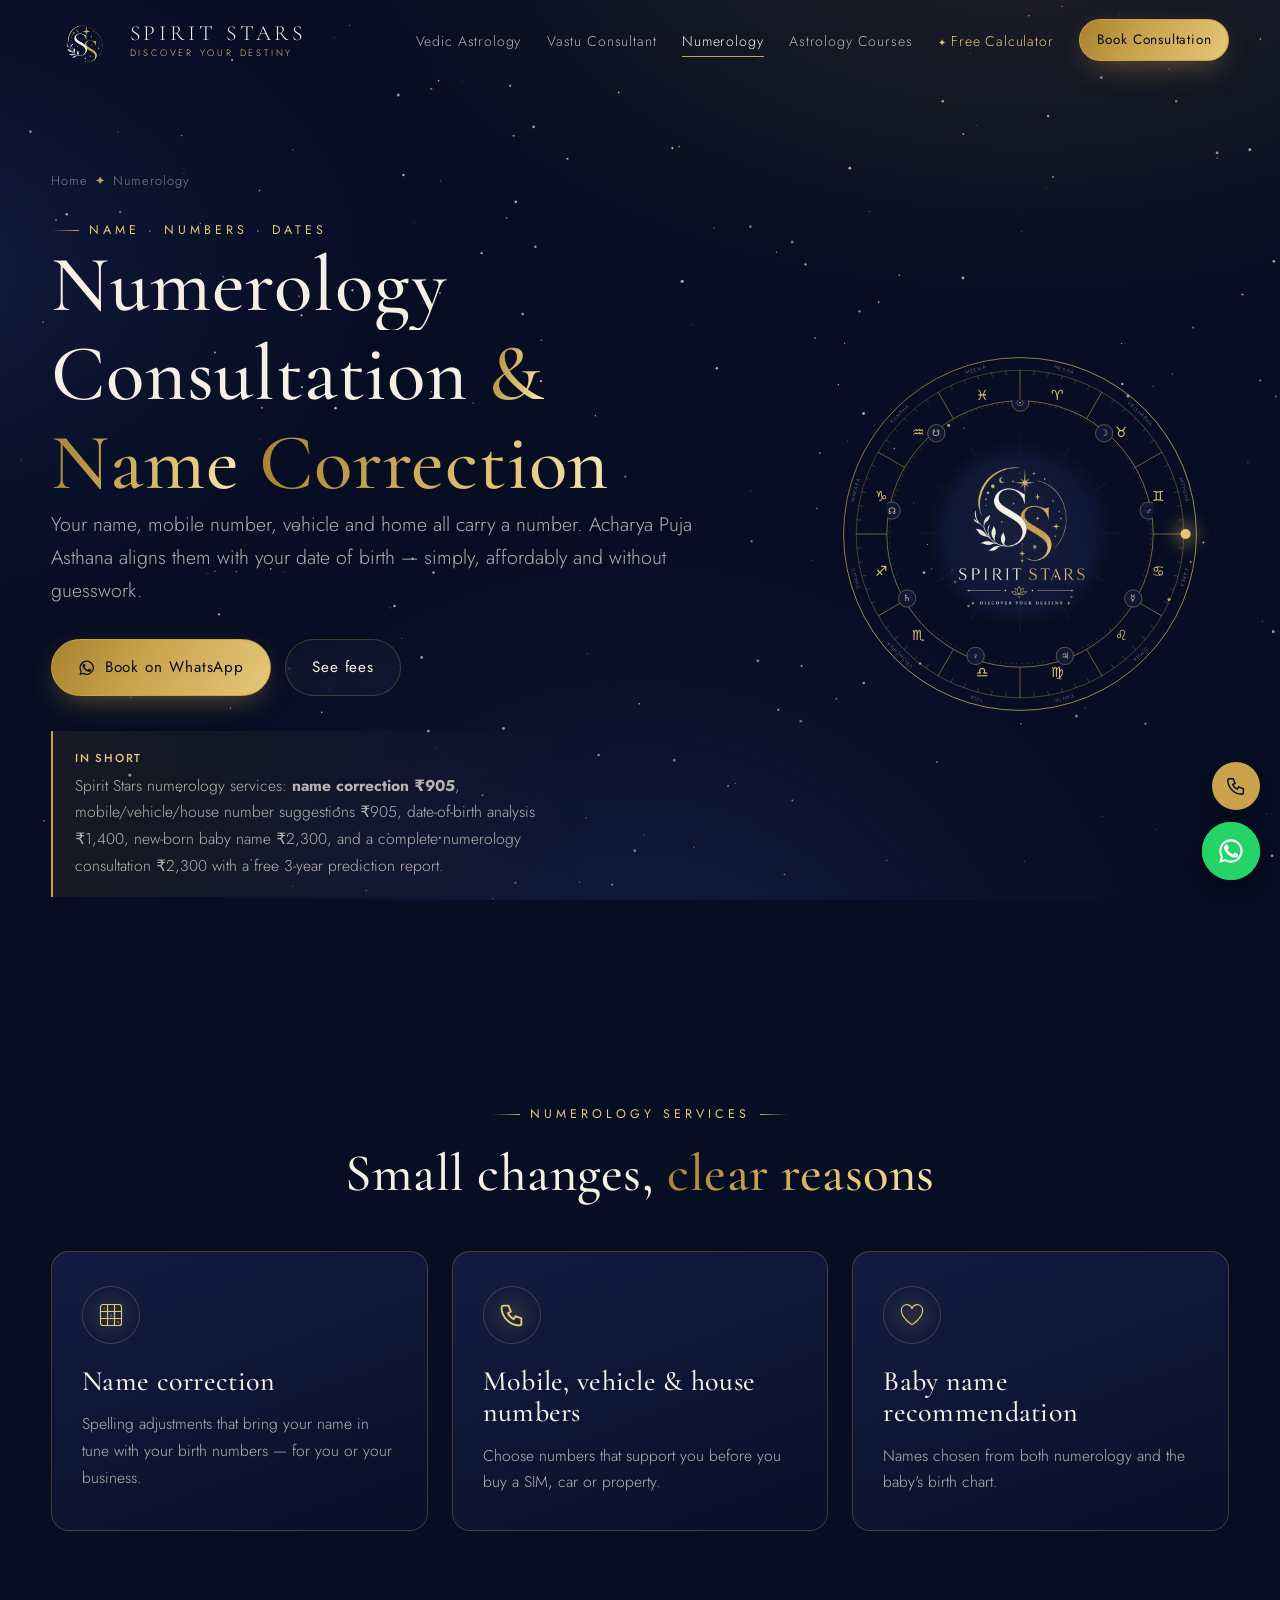
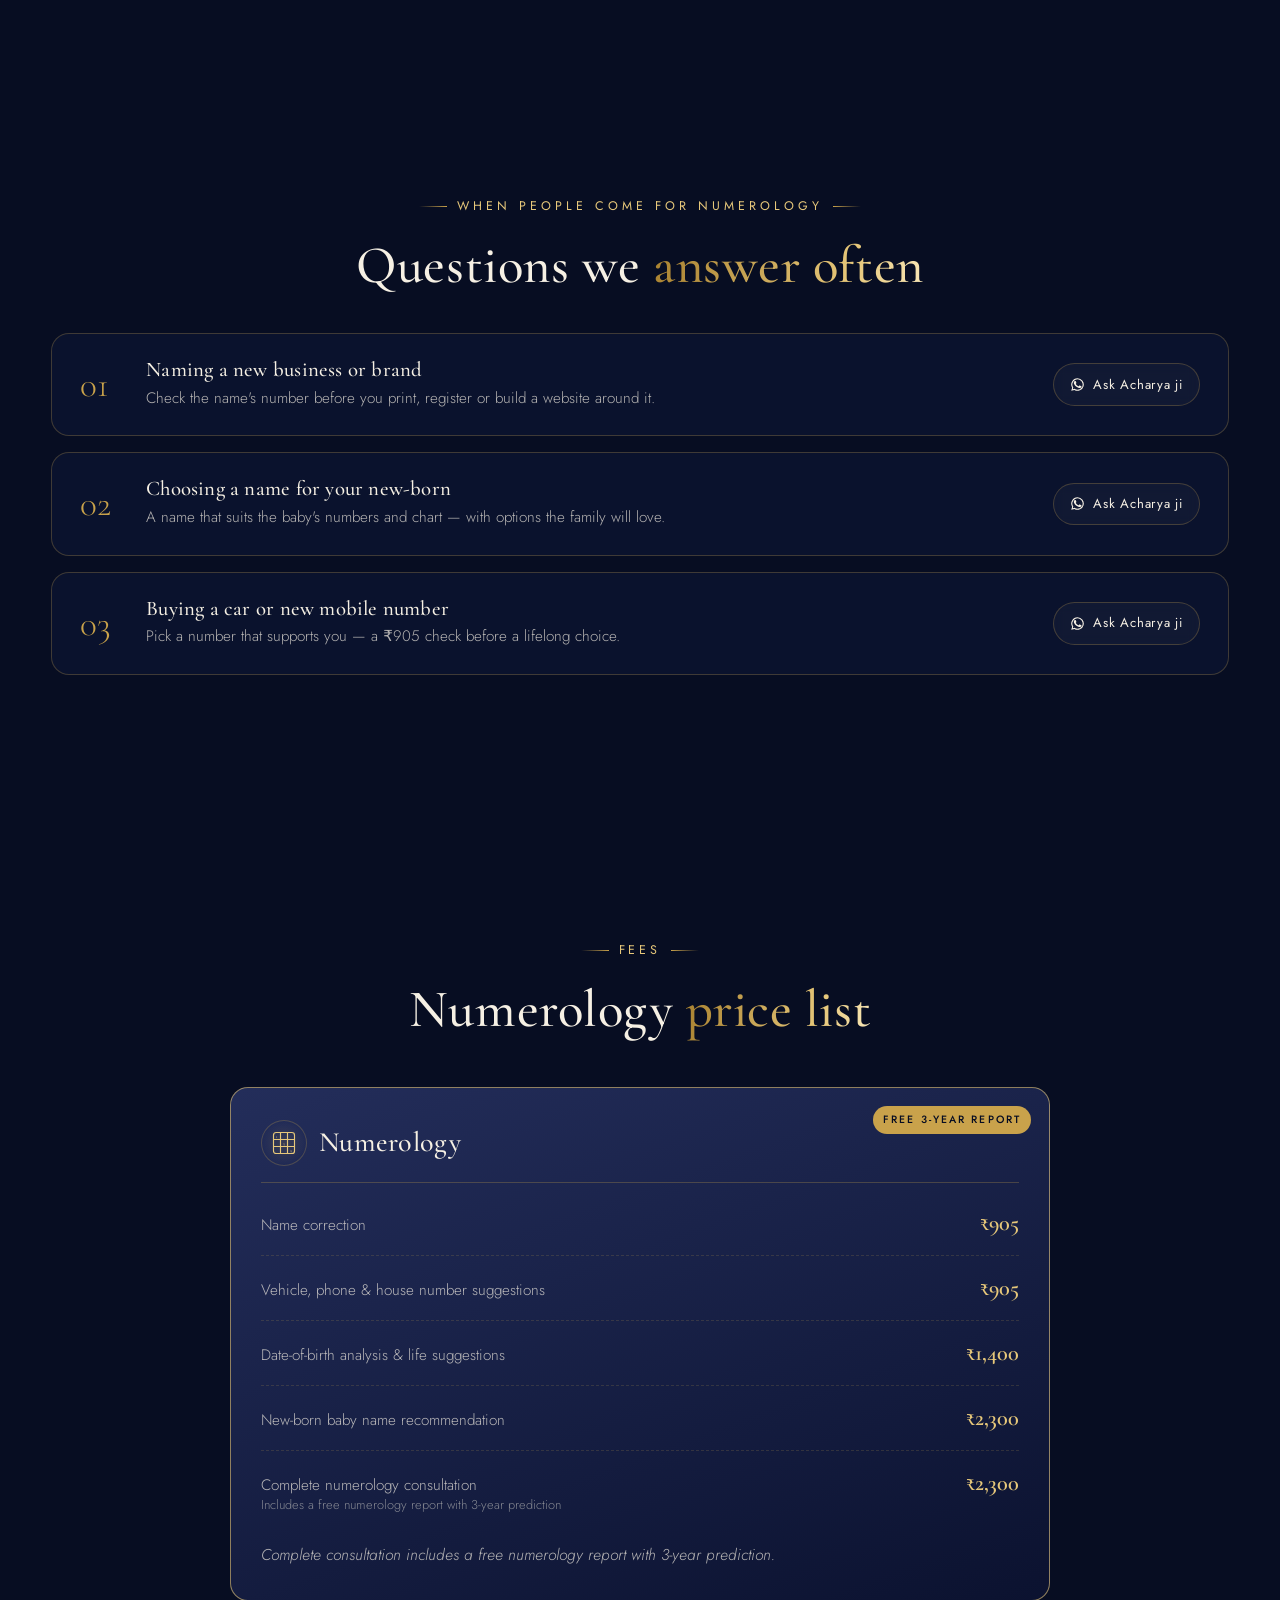
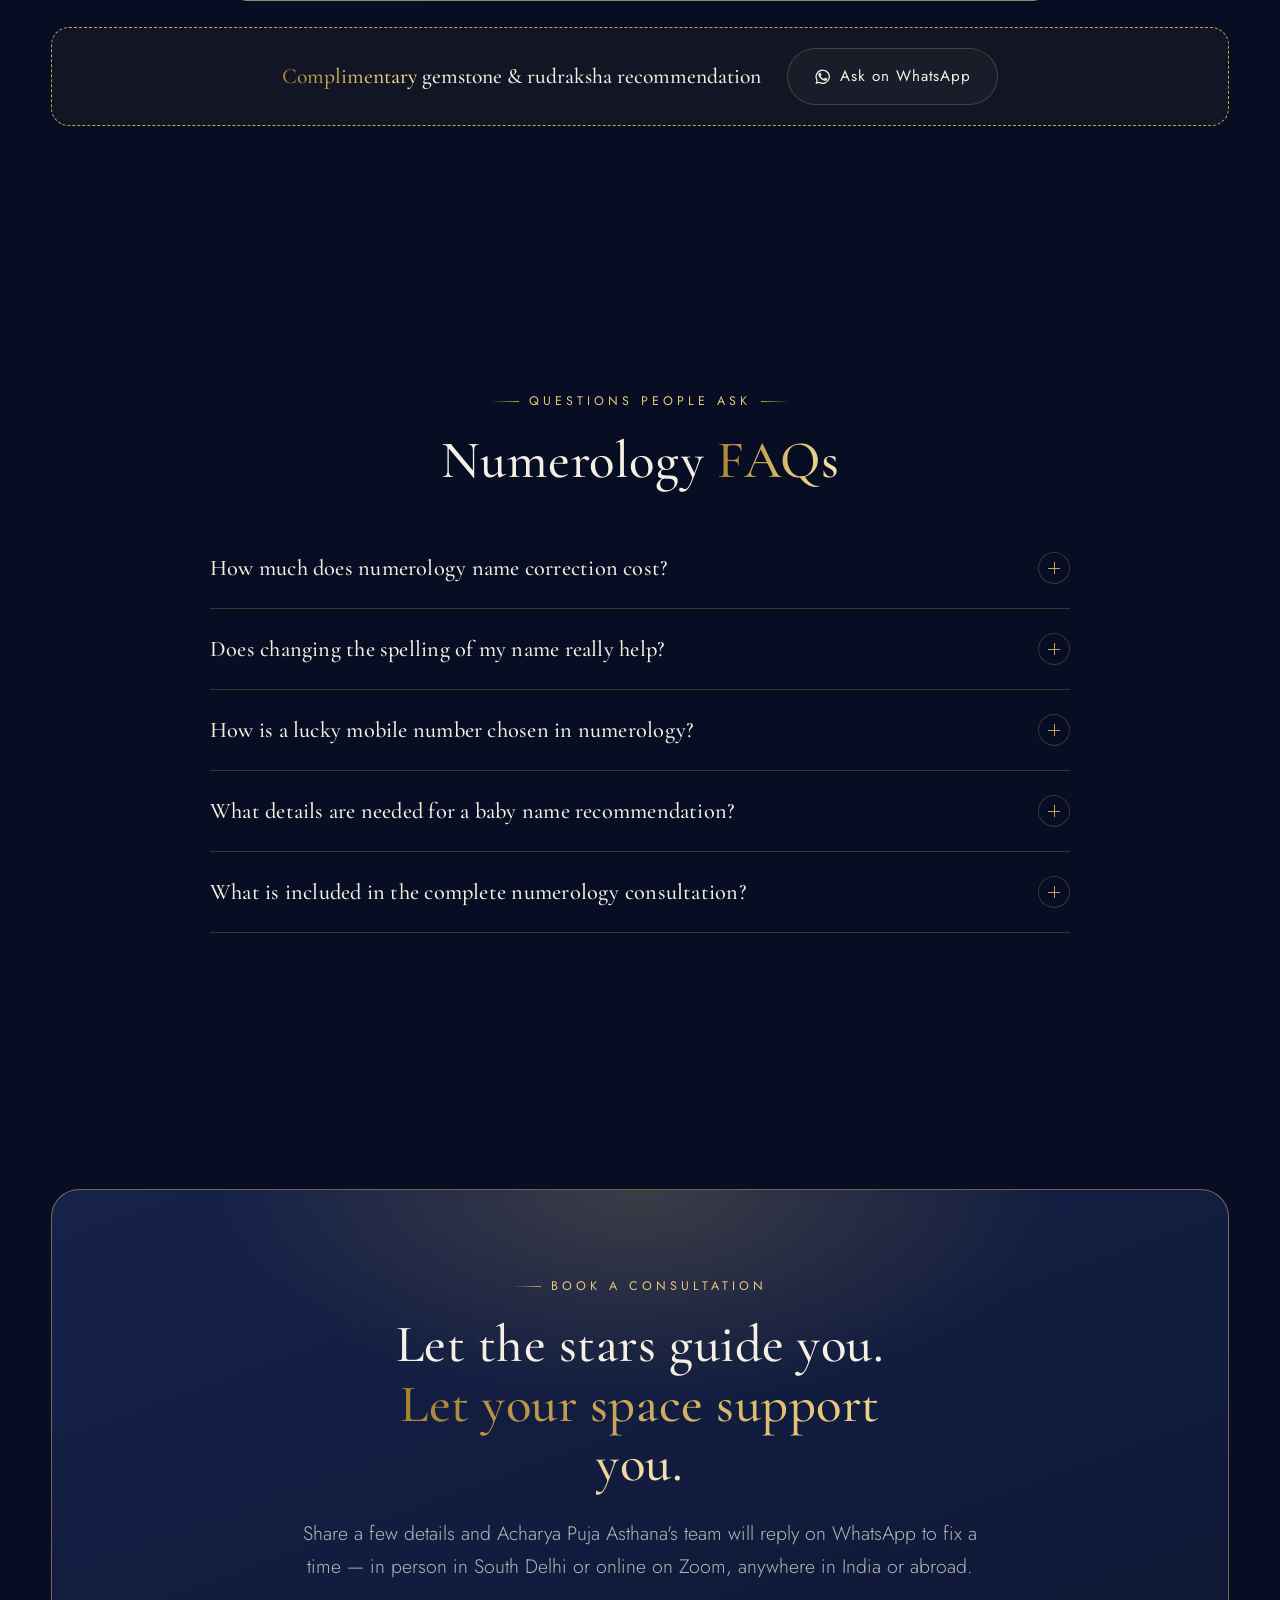
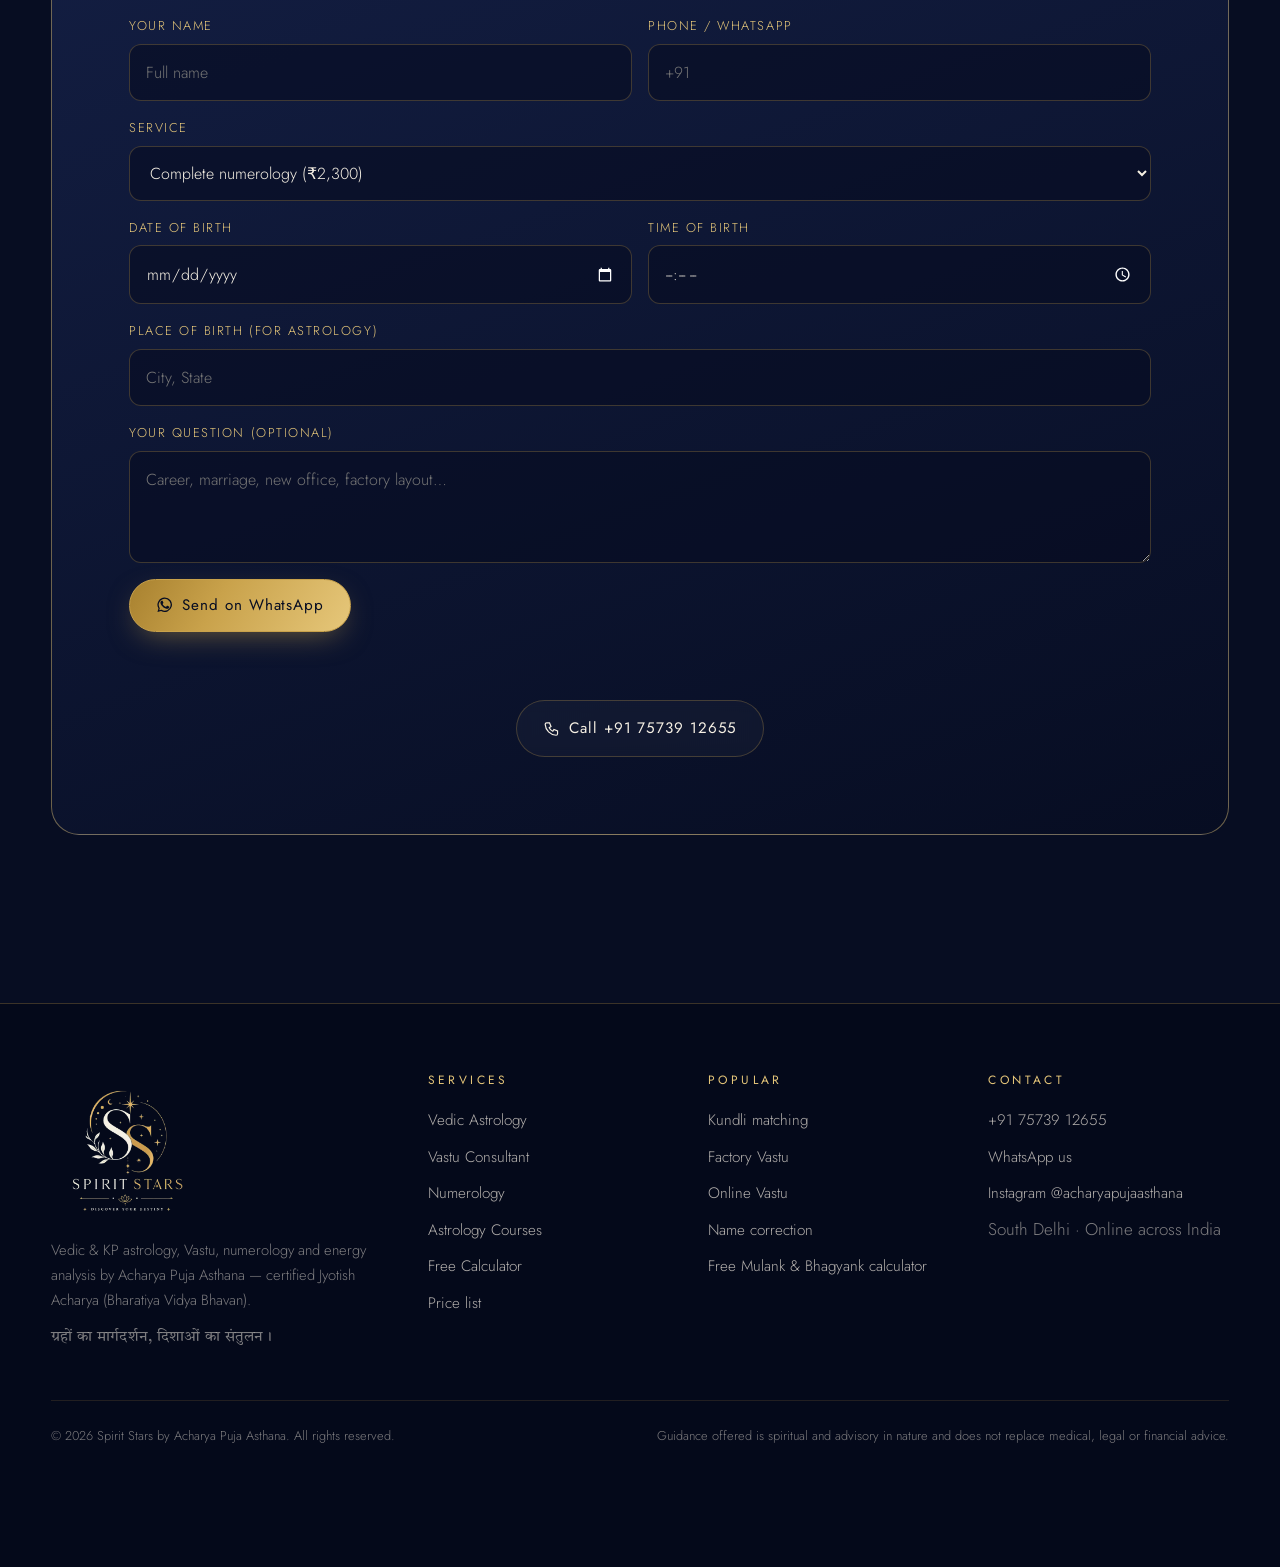
<file: numerology-consultation-delhi.html>
<!DOCTYPE html>
<html lang="en-IN">
<head>
<meta charset="utf-8">
<meta name="viewport" content="width=device-width, initial-scale=1">
<title>Numerologist in Delhi – Name Correction &amp; Numerology | Spirit Stars</title>
<meta name="description" content="Numerology consultation in Delhi with Acharya Puja Asthana: name correction ₹905, mobile &amp; vehicle numbers ₹905, DOB analysis ₹1,400, baby names ₹2,300. Free 3-year report.">
<link rel="canonical" href="https://utkarshkalra02.github.io/acharya-puja-asthana-website/numerology-consultation-delhi.html">
<meta name="robots" content="index,follow,max-image-preview:large">
<meta name="theme-color" content="#070d22">
<meta name="geo.region" content="IN-DL"><meta name="geo.placename" content="South Delhi">
<meta property="og:type" content="website"><meta property="og:site_name" content="Spirit Stars">
<meta property="og:title" content="Numerologist in Delhi – Name Correction &amp; Numerology | Spirit Stars"><meta property="og:description" content="Numerology consultation in Delhi with Acharya Puja Asthana: name correction ₹905, mobile &amp; vehicle numbers ₹905, DOB analysis ₹1,400, baby names ₹2,300. Free 3-year report.">
<meta property="og:url" content="https://utkarshkalra02.github.io/acharya-puja-asthana-website/numerology-consultation-delhi.html"><meta property="og:image" content="https://utkarshkalra02.github.io/acharya-puja-asthana-website/assets/img/og-spirit-stars.jpg"><meta property="og:locale" content="en_IN">
<meta name="twitter:card" content="summary_large_image">
<link rel="icon" type="image/png" sizes="48x48" href="assets/img/favicon-48.png">
<link rel="apple-touch-icon" href="assets/img/favicon-180.png">
<link rel="preconnect" href="https://fonts.googleapis.com"><link rel="preconnect" href="https://fonts.gstatic.com" crossorigin>
<link href="https://fonts.googleapis.com/css2?family=Cormorant+Garamond:ital,wght@0,400;0,500;0,600;1,400;1,500&family=Jost:wght@300;400;500&family=Tiro+Devanagari+Hindi&display=swap" rel="stylesheet">
<link rel="stylesheet" href="assets/css/style.css?v=5fd42387">
<!-- REMARKETING / ANALYTICS: paste the Google tag (GA4 + Google Ads) and Meta Pixel snippets here.
     main.js already fires 'whatsapp_click', 'call_click' and 'generate_lead' events once they exist. -->
<script type="application/ld+json">{"@context": "https://schema.org", "@type": ["ProfessionalService", "LocalBusiness"], "@id": "https://utkarshkalra02.github.io/acharya-puja-asthana-website/#business", "name": "Spirit Stars", "alternateName": "Spirit Stars by Acharya Puja Asthana", "slogan": "Discover Your Destiny", "description": "Vedic & KP astrology, Vastu & Astro-Vastu consultation, numerology, tarot and aura scanning in South Delhi and online across India, by Acharya Puja Asthana.", "url": "https://utkarshkalra02.github.io/acharya-puja-asthana-website/", "logo": "https://utkarshkalra02.github.io/acharya-puja-asthana-website/assets/img/spirit-stars-logo.webp", "image": "https://utkarshkalra02.github.io/acharya-puja-asthana-website/assets/img/acharya-puja-asthana-portrait.jpg", "telephone": "+917573912655", "priceRange": "₹905 – ₹95,000", "currenciesAccepted": "INR", "address": {"@type": "PostalAddress", "addressLocality": "South Delhi", "addressRegion": "Delhi", "addressCountry": "IN"}, "areaServed": [{"@type": "Place", "name": "South Delhi"}, {"@type": "Place", "name": "Delhi NCR"}, {"@type": "Country", "name": "India"}], "sameAs": ["https://www.instagram.com/acharyapujaasthana/"], "founder": {"@type": "Person", "@id": "https://utkarshkalra02.github.io/acharya-puja-asthana-website/#acharya", "name": "Acharya Puja Asthana", "jobTitle": "Jyotish Acharya, Vastu & Astro-Vastu Consultant, Aura Scanning Analyst", "knowsAbout": ["Vedic astrology", "KP astrology", "Prashna Shastra", "Vastu Shastra", "Astro-Vastu", "Numerology", "Tarot", "Palmistry", "Aura scanning"], "hasCredential": {"@type": "EducationalOccupationalCredential", "credentialCategory": "Jyotish Acharya", "recognizedBy": {"@type": "Organization", "name": "Bharatiya Vidya Bhavan"}}, "sameAs": ["https://www.instagram.com/acharyapujaasthana/"]}, "knowsLanguage": ["en", "hi"]}</script>
<script type="application/ld+json">{"@context": "https://schema.org", "@type": "Service", "name": "Numerology Consultation", "provider": {"@id": "https://utkarshkalra02.github.io/acharya-puja-asthana-website/#business"}, "areaServed": ["South Delhi", "Delhi NCR", "India"], "url": "https://utkarshkalra02.github.io/acharya-puja-asthana-website/numerology-consultation-delhi.html", "offers": [{"@type": "Offer", "name": "Name correction", "price": "905", "priceCurrency": "INR"}, {"@type": "Offer", "name": "Vehicle, phone & house number suggestions", "price": "905", "priceCurrency": "INR"}, {"@type": "Offer", "name": "Date-of-birth analysis & life suggestions", "price": "1400", "priceCurrency": "INR"}, {"@type": "Offer", "name": "New-born baby name recommendation", "price": "2300", "priceCurrency": "INR"}, {"@type": "Offer", "name": "Complete numerology consultation", "price": "2300", "priceCurrency": "INR"}]}</script>
<script type="application/ld+json">{"@context": "https://schema.org", "@type": "FAQPage", "mainEntity": [{"@type": "Question", "name": "How much does numerology name correction cost?", "acceptedAnswer": {"@type": "Answer", "text": "Name correction at Spirit Stars is ₹905. Mobile, vehicle and house number suggestions are ₹905, date-of-birth analysis is ₹1,400, and a new-born baby name recommendation or a complete numerology consultation is ₹2,300."}}, {"@type": "Question", "name": "Does changing the spelling of my name really help?", "acceptedAnswer": {"@type": "Answer", "text": "Numerology holds that the vibration of your name should support your date-of-birth numbers. A small spelling change can bring the two into harmony; Acharya ji suggests changes only where they are genuinely needed."}}, {"@type": "Question", "name": "How is a lucky mobile number chosen in numerology?", "acceptedAnswer": {"@type": "Answer", "text": "The digits of the number are reduced and compared with your birth number and destiny number. You receive a short list of combinations that suit you, which you can use when buying a new SIM or vehicle."}}, {"@type": "Question", "name": "What details are needed for a baby name recommendation?", "acceptedAnswer": {"@type": "Answer", "text": "The baby's date, time and place of birth, the family surname and any letters you prefer. Names are suggested to suit both numerology and the birth chart."}}, {"@type": "Question", "name": "What is included in the complete numerology consultation?", "acceptedAnswer": {"@type": "Answer", "text": "A full analysis of your birth, destiny and name numbers with life guidance, plus a free numerology report with predictions for the next 3 years."}}]}</script>
<script type="application/ld+json">{"@context": "https://schema.org", "@type": "BreadcrumbList", "itemListElement": [{"@type": "ListItem", "position": 1, "name": "Home", "item": "https://utkarshkalra02.github.io/acharya-puja-asthana-website/"}, {"@type": "ListItem", "position": 2, "name": "Numerology", "item": "https://utkarshkalra02.github.io/acharya-puja-asthana-website/numerology-consultation-delhi.html"}]}</script>
</head>
<body>
<div class="loader" aria-hidden="true"><img src="assets/img/spirit-stars-mark-light.webp" alt="" width="110" height="73"></div>
<canvas id="sky" aria-hidden="true"></canvas><div class="sky-glow"></div><div class="cursor-glow"></div>
<header class="site-header"><div class="wrap nav">
<a class="brand" href="index.html" aria-label="Spirit Stars home"><img src="assets/img/spirit-stars-mark-light.webp" alt="Spirit Stars logo" width="66" height="44"><span>Spirit Stars<small>DISCOVER YOUR DESTINY</small></span></a>
<nav aria-label="Main"><ul class="menu" id="menu"><li><a href="vedic-astrology-consultation-delhi.html">Vedic Astrology</a></li><li><a href="vastu-consultant-south-delhi.html">Vastu Consultant</a></li><li><a href="numerology-consultation-delhi.html" aria-current=page>Numerology</a></li><li><a href="astrology-vastu-course-delhi.html">Astrology Courses</a></li><li><a href="free-numerology-calculator.html" class=free>Free Calculator</a></li><li><a class="btn btn-gold" href="#book">Book Consultation</a></li></ul></nav>
<button class="burger" aria-label="Open menu" aria-controls="menu" aria-expanded="false"><i></i><i></i><i></i></button>
</div></header>
<main>
<section class="page-hero"><div class="wrap hero-grid"><div>
<nav class="crumbs rv" aria-label="Breadcrumb"><a href="index.html">Home</a><span>✦</span>Numerology</nav>
<span class="eyebrow rv">Name · Numbers · Dates</span>
<h1 class="split-text">Numerology Consultation <span class="gold">&amp; Name Correction</span></h1>
<p class="lead rv d2">Your name, mobile number, vehicle and home all carry a number. Acharya Puja Asthana aligns them with your date of birth — simply, affordably and without guesswork.</p>
<div class="btn-row rv d3"><a class="btn btn-gold" data-wa="Namaste, I would like a numerology consultation. My date of birth is:" href="https://wa.me/917573912655"><svg viewBox="0 0 24 24" fill="currentColor" aria-hidden="true"><path d="M17.5 14.4c-.3-.1-1.7-.8-2-.9-.3-.1-.5-.1-.7.1-.2.3-.8.9-.9 1.1-.2.2-.3.2-.6.1-.3-.1-1.2-.5-2.4-1.5-.9-.8-1.5-1.8-1.6-2.1-.2-.3 0-.5.1-.6l.4-.5c.1-.2.2-.3.3-.5.1-.2 0-.4 0-.5l-.9-2.2c-.2-.6-.5-.5-.7-.5h-.6c-.2 0-.5.1-.8.4-.3.3-1 1-1 2.5s1.1 2.9 1.2 3.1c.1.2 2.1 3.2 5.1 4.5.7.3 1.3.5 1.7.6.7.2 1.4.2 1.9.1.6-.1 1.7-.7 2-1.4.2-.7.2-1.2.2-1.4-.1-.1-.3-.2-.6-.3zM12 2a10 10 0 0 0-8.6 15.1L2 22l5-1.3A10 10 0 1 0 12 2zm0 18.2c-1.5 0-3-.4-4.3-1.2l-.3-.2-3 .8.8-2.9-.2-.3A8.2 8.2 0 1 1 12 20.2z"/></svg> Book on WhatsApp</a><a class="btn btn-ghost" href="#prices">See fees</a></div>
<div class="hero-tldr rv d3"><b>In short</b>Spirit Stars numerology services: <strong>name correction ₹905</strong>, mobile/vehicle/house number suggestions ₹905, date-of-birth analysis ₹1,400, new-born baby name ₹2,300, and a complete numerology consultation ₹2,300 with a free 3-year prediction report.</div>
</div><div class="hero-visual rv" aria-hidden="true"><div class="wheel"></div><div class="wheel-inner"></div><span class="orbit-dot"></span>
<div class="hero-logo"><img src="assets/img/spirit-stars-logo-light.webp" alt="" width="520" height="520"></div></div></div></section>
<section><div class="wrap">
<div class="center"><span class="eyebrow rv">Numerology services</span><h2 class="rv d1">Small changes, <span class='gold'>clear reasons</span></h2></div>
<div class="grid g3" style="margin-top:3rem">
<article class="card rv " id="name-correction"><div class="icon"><svg viewBox="0 0 32 32" fill="none" stroke="currentColor" stroke-width="1.3" aria-hidden="true"><rect x="4" y="4" width="24" height="24" rx="3"/><path d="M4 12h24M4 20h24M12 4v24M20 4v24"/><text x="8" y="10.5" font-size="5" fill="currentColor" stroke="none" text-anchor="middle">1</text><text x="16" y="18.5" font-size="5" fill="currentColor" stroke="none" text-anchor="middle">5</text><text x="24" y="26.5" font-size="5" fill="currentColor" stroke="none" text-anchor="middle">9</text></svg></div><h3>Name correction</h3><p>Spelling adjustments that bring your name in tune with your birth numbers — for you or your business.</p></article>
<article class="card rv d1"><div class="icon"><svg viewBox="0 0 24 24" fill="none" stroke="currentColor" stroke-width="1.6" aria-hidden="true"><path d="M5 4h4l2 5-2.5 1.5a11 11 0 0 0 5 5L15 13l5 2v4a2 2 0 0 1-2 2A16 16 0 0 1 3 6a2 2 0 0 1 2-2"/></svg></div><h3>Mobile, vehicle &amp; house numbers</h3><p>Choose numbers that support you before you buy a SIM, car or property.</p></article>
<article class="card rv d2"><div class="icon"><svg viewBox="0 0 32 32" fill="none" stroke="currentColor" stroke-width="1.3" aria-hidden="true"><path d="M16 27S4 19.5 4 11.5A6 6 0 0 1 16 9a6 6 0 0 1 12 2.5C28 19.5 16 27 16 27z"/></svg></div><h3>Baby name recommendation</h3><p>Names chosen from both numerology and the baby's birth chart.</p></article>
</div></div></section>
<section><div class="wrap">
<div class="center"><span class="eyebrow rv">When people come for numerology</span><h2 class="rv d1">Questions we <span class='gold'>answer often</span></h2></div>
<div class="pains"><div class="pain rv"><span class="n">01</span><div><h3>Naming a new business or brand</h3><p>Check the name's number before you print, register or build a website around it.</p></div><a class="btn btn-ghost" data-wa="Namaste, I want to check a business name with numerology." href="https://wa.me/917573912655"><svg viewBox="0 0 24 24" fill="currentColor" aria-hidden="true"><path d="M17.5 14.4c-.3-.1-1.7-.8-2-.9-.3-.1-.5-.1-.7.1-.2.3-.8.9-.9 1.1-.2.2-.3.2-.6.1-.3-.1-1.2-.5-2.4-1.5-.9-.8-1.5-1.8-1.6-2.1-.2-.3 0-.5.1-.6l.4-.5c.1-.2.2-.3.3-.5.1-.2 0-.4 0-.5l-.9-2.2c-.2-.6-.5-.5-.7-.5h-.6c-.2 0-.5.1-.8.4-.3.3-1 1-1 2.5s1.1 2.9 1.2 3.1c.1.2 2.1 3.2 5.1 4.5.7.3 1.3.5 1.7.6.7.2 1.4.2 1.9.1.6-.1 1.7-.7 2-1.4.2-.7.2-1.2.2-1.4-.1-.1-.3-.2-.6-.3zM12 2a10 10 0 0 0-8.6 15.1L2 22l5-1.3A10 10 0 1 0 12 2zm0 18.2c-1.5 0-3-.4-4.3-1.2l-.3-.2-3 .8.8-2.9-.2-.3A8.2 8.2 0 1 1 12 20.2z"/></svg> Ask Acharya ji</a></div><div class="pain rv"><span class="n">02</span><div><h3>Choosing a name for your new-born</h3><p>A name that suits the baby's numbers and chart — with options the family will love.</p></div><a class="btn btn-ghost" data-wa="Namaste, I would like a baby name recommendation." href="https://wa.me/917573912655"><svg viewBox="0 0 24 24" fill="currentColor" aria-hidden="true"><path d="M17.5 14.4c-.3-.1-1.7-.8-2-.9-.3-.1-.5-.1-.7.1-.2.3-.8.9-.9 1.1-.2.2-.3.2-.6.1-.3-.1-1.2-.5-2.4-1.5-.9-.8-1.5-1.8-1.6-2.1-.2-.3 0-.5.1-.6l.4-.5c.1-.2.2-.3.3-.5.1-.2 0-.4 0-.5l-.9-2.2c-.2-.6-.5-.5-.7-.5h-.6c-.2 0-.5.1-.8.4-.3.3-1 1-1 2.5s1.1 2.9 1.2 3.1c.1.2 2.1 3.2 5.1 4.5.7.3 1.3.5 1.7.6.7.2 1.4.2 1.9.1.6-.1 1.7-.7 2-1.4.2-.7.2-1.2.2-1.4-.1-.1-.3-.2-.6-.3zM12 2a10 10 0 0 0-8.6 15.1L2 22l5-1.3A10 10 0 1 0 12 2zm0 18.2c-1.5 0-3-.4-4.3-1.2l-.3-.2-3 .8.8-2.9-.2-.3A8.2 8.2 0 1 1 12 20.2z"/></svg> Ask Acharya ji</a></div><div class="pain rv"><span class="n">03</span><div><h3>Buying a car or new mobile number</h3><p>Pick a number that supports you — a ₹905 check before a lifelong choice.</p></div><a class="btn btn-ghost" data-wa="Namaste, I would like a lucky vehicle / mobile number suggestion." href="https://wa.me/917573912655"><svg viewBox="0 0 24 24" fill="currentColor" aria-hidden="true"><path d="M17.5 14.4c-.3-.1-1.7-.8-2-.9-.3-.1-.5-.1-.7.1-.2.3-.8.9-.9 1.1-.2.2-.3.2-.6.1-.3-.1-1.2-.5-2.4-1.5-.9-.8-1.5-1.8-1.6-2.1-.2-.3 0-.5.1-.6l.4-.5c.1-.2.2-.3.3-.5.1-.2 0-.4 0-.5l-.9-2.2c-.2-.6-.5-.5-.7-.5h-.6c-.2 0-.5.1-.8.4-.3.3-1 1-1 2.5s1.1 2.9 1.2 3.1c.1.2 2.1 3.2 5.1 4.5.7.3 1.3.5 1.7.6.7.2 1.4.2 1.9.1.6-.1 1.7-.7 2-1.4.2-.7.2-1.2.2-1.4-.1-.1-.3-.2-.6-.3zM12 2a10 10 0 0 0-8.6 15.1L2 22l5-1.3A10 10 0 1 0 12 2zm0 18.2c-1.5 0-3-.4-4.3-1.2l-.3-.2-3 .8.8-2.9-.2-.3A8.2 8.2 0 1 1 12 20.2z"/></svg> Ask Acharya ji</a></div></div>
</div></section>
<section id="prices"><div class="wrap">
<div class="center"><span class="eyebrow rv">Fees</span><h2 class="rv d1">Numerology <span class='gold'>price list</span></h2></div>
<div class="prices" style="margin-top:3rem;max-width:820px;margin-inline:auto"><article class="card price-card rv featured"><span class="tag">Free 3-year report</span>
<h3><span class="icon" style="margin:0;width:46px;height:46px"><svg viewBox="0 0 32 32" fill="none" stroke="currentColor" stroke-width="1.3" aria-hidden="true"><rect x="4" y="4" width="24" height="24" rx="3"/><path d="M4 12h24M4 20h24M12 4v24M20 4v24"/><text x="8" y="10.5" font-size="5" fill="currentColor" stroke="none" text-anchor="middle">1</text><text x="16" y="18.5" font-size="5" fill="currentColor" stroke="none" text-anchor="middle">5</text><text x="24" y="26.5" font-size="5" fill="currentColor" stroke="none" text-anchor="middle">9</text></svg></span>Numerology</h3><div class="price-row"><span>Name correction</span><b>₹905</b></div><div class="price-row"><span>Vehicle, phone &amp; house number suggestions</span><b>₹905</b></div><div class="price-row"><span>Date-of-birth analysis &amp; life suggestions</span><b>₹1,400</b></div><div class="price-row"><span>New-born baby name recommendation</span><b>₹2,300</b></div><div class="price-row"><span>Complete numerology consultation<small>Includes a free numerology report with 3-year prediction</small></span><b>₹2,300</b></div><p class="price-note">Complete consultation includes a free numerology report with 3-year prediction.</p></article></div>
<div class="free-strip rv"><strong><span class="gold">Complimentary</span> gemstone &amp; rudraksha recommendation</strong><a class="btn btn-ghost" data-wa="Namaste, I would like a gemstone / rudraksha recommendation." href="https://wa.me/917573912655"><svg viewBox="0 0 24 24" fill="currentColor" aria-hidden="true"><path d="M17.5 14.4c-.3-.1-1.7-.8-2-.9-.3-.1-.5-.1-.7.1-.2.3-.8.9-.9 1.1-.2.2-.3.2-.6.1-.3-.1-1.2-.5-2.4-1.5-.9-.8-1.5-1.8-1.6-2.1-.2-.3 0-.5.1-.6l.4-.5c.1-.2.2-.3.3-.5.1-.2 0-.4 0-.5l-.9-2.2c-.2-.6-.5-.5-.7-.5h-.6c-.2 0-.5.1-.8.4-.3.3-1 1-1 2.5s1.1 2.9 1.2 3.1c.1.2 2.1 3.2 5.1 4.5.7.3 1.3.5 1.7.6.7.2 1.4.2 1.9.1.6-.1 1.7-.7 2-1.4.2-.7.2-1.2.2-1.4-.1-.1-.3-.2-.6-.3zM12 2a10 10 0 0 0-8.6 15.1L2 22l5-1.3A10 10 0 1 0 12 2zm0 18.2c-1.5 0-3-.4-4.3-1.2l-.3-.2-3 .8.8-2.9-.2-.3A8.2 8.2 0 1 1 12 20.2z"/></svg> Ask on WhatsApp</a></div>
</div></section>
<section id="faq"><div class="wrap"><div class="center"><span class="eyebrow rv">Questions people ask</span><h2 class="rv d1">Numerology <span class='gold'>FAQs</span></h2></div><div class="faq"><details class="rv"><summary><h3>How much does numerology name correction cost?</h3></summary><div class="ans"><p>Name correction at Spirit Stars is ₹905. Mobile, vehicle and house number suggestions are ₹905, date-of-birth analysis is ₹1,400, and a new-born baby name recommendation or a complete numerology consultation is ₹2,300.</p></div></details><details class="rv"><summary><h3>Does changing the spelling of my name really help?</h3></summary><div class="ans"><p>Numerology holds that the vibration of your name should support your date-of-birth numbers. A small spelling change can bring the two into harmony; Acharya ji suggests changes only where they are genuinely needed.</p></div></details><details class="rv"><summary><h3>How is a lucky mobile number chosen in numerology?</h3></summary><div class="ans"><p>The digits of the number are reduced and compared with your birth number and destiny number. You receive a short list of combinations that suit you, which you can use when buying a new SIM or vehicle.</p></div></details><details class="rv"><summary><h3>What details are needed for a baby name recommendation?</h3></summary><div class="ans"><p>The baby's date, time and place of birth, the family surname and any letters you prefer. Names are suggested to suit both numerology and the birth chart.</p></div></details><details class="rv"><summary><h3>What is included in the complete numerology consultation?</h3></summary><div class="ans"><p>A full analysis of your birth, destiny and name numbers with life guidance, plus a free numerology report with predictions for the next 3 years.</p></div></details></div></div></section>
<section id="book"><div class="wrap"><div class="cta-band rv">
<span class="eyebrow">Book a consultation</span>
<h2>Let the stars guide you. <span class="gold">Let your space support you.</span></h2>
<p class="lead">Share a few details and Acharya Puja Asthana's team will reply on WhatsApp to fix a time — in person in South Delhi or online on Zoom, anywhere in India or abroad.</p>
<form class="book" novalidate>
<label>Your name<input name="name" autocomplete="name" required placeholder="Full name"></label>
<label>Phone / WhatsApp<input name="phone" type="tel" autocomplete="tel" required placeholder="+91"></label>
<label class="full">Service<select name="service"><option>Astrology consultation (₹2,300)</option><option>Online Vastu on Zoom (₹5,000)</option><option>Vastu gridding map (₹5,100)</option><option>Home Vastu with site visit (₹23,000)</option><option>Office / showroom Vastu (₹23,000)</option><option>Factory Vastu (₹59,000)</option><option>Vastu Growth Package (₹95,000)</option><option selected>Complete numerology (₹2,300)</option><option>Name correction (₹905)</option><option>Baby name (₹2,300)</option><option>Tarot / palmistry</option><option>Astrology or Vastu course enquiry</option><option>Not sure — please guide me</option></select></label>
<label>Date of birth <input name="dob" type="date"></label>
<label>Time of birth <input name="tob" type="time"></label>
<label class="full">Place of birth (for astrology)<input name="pob" placeholder="City, State"></label>
<label class="full">Your question (optional)<textarea name="note" rows="3" placeholder="Career, marriage, new office, factory layout…"></textarea></label>
<button class="btn btn-gold" type="submit"><svg viewBox="0 0 24 24" fill="currentColor" aria-hidden="true"><path d="M17.5 14.4c-.3-.1-1.7-.8-2-.9-.3-.1-.5-.1-.7.1-.2.3-.8.9-.9 1.1-.2.2-.3.2-.6.1-.3-.1-1.2-.5-2.4-1.5-.9-.8-1.5-1.8-1.6-2.1-.2-.3 0-.5.1-.6l.4-.5c.1-.2.2-.3.3-.5.1-.2 0-.4 0-.5l-.9-2.2c-.2-.6-.5-.5-.7-.5h-.6c-.2 0-.5.1-.8.4-.3.3-1 1-1 2.5s1.1 2.9 1.2 3.1c.1.2 2.1 3.2 5.1 4.5.7.3 1.3.5 1.7.6.7.2 1.4.2 1.9.1.6-.1 1.7-.7 2-1.4.2-.7.2-1.2.2-1.4-.1-.1-.3-.2-.6-.3zM12 2a10 10 0 0 0-8.6 15.1L2 22l5-1.3A10 10 0 1 0 12 2zm0 18.2c-1.5 0-3-.4-4.3-1.2l-.3-.2-3 .8.8-2.9-.2-.3A8.2 8.2 0 1 1 12 20.2z"/></svg> Send on WhatsApp</button>
<p class="form-msg" role="status" aria-live="polite"></p>
</form>
<div class="btn-row" style="justify-content:center"><a class="btn btn-ghost" href="tel:+917573912655"><svg viewBox="0 0 24 24" fill="none" stroke="currentColor" stroke-width="1.6" aria-hidden="true"><path d="M5 4h4l2 5-2.5 1.5a11 11 0 0 0 5 5L15 13l5 2v4a2 2 0 0 1-2 2A16 16 0 0 1 3 6a2 2 0 0 1 2-2"/></svg> Call +91 75739 12655</a></div>
</div></div></section></main>
<footer><div class="wrap">
<div class="foot">
<div><img class="logo" src="assets/img/spirit-stars-logo-light.webp" alt="Spirit Stars — Discover Your Destiny" width="150" height="150" loading="lazy">
<p>Vedic &amp; KP astrology, Vastu, numerology and energy analysis by Acharya Puja Asthana — certified Jyotish Acharya (Bharatiya Vidya Bhavan).</p>
<p class="hindi" style="margin-top:12px">ग्रहों का मार्गदर्शन, दिशाओं का संतुलन।</p></div>
<div><h4>Services</h4><ul><li><a href="vedic-astrology-consultation-delhi.html">Vedic Astrology</a></li><li><a href="vastu-consultant-south-delhi.html">Vastu Consultant</a></li><li><a href="numerology-consultation-delhi.html">Numerology</a></li><li><a href="astrology-vastu-course-delhi.html">Astrology Courses</a></li><li><a href="free-numerology-calculator.html">Free Calculator</a></li><li><a href="index.html#prices">Price list</a></li></ul></div>
<div><h4>Popular</h4><ul><li><a href="vedic-astrology-consultation-delhi.html#kundli-matching">Kundli matching</a></li><li><a href="vastu-consultant-south-delhi.html#factory-vastu">Factory Vastu</a></li><li><a href="vastu-consultant-south-delhi.html#online-vastu">Online Vastu</a></li><li><a href="numerology-consultation-delhi.html#name-correction">Name correction</a></li><li><a href="free-numerology-calculator.html">Free Mulank &amp; Bhagyank calculator</a></li></ul></div>
<div><h4>Contact</h4><ul>
<li><a href="tel:+917573912655">+91 75739 12655</a></li>
<li><a data-wa="Namaste, I would like to book a consultation with Spirit Stars." href="https://wa.me/917573912655">WhatsApp us</a></li>
<li><a href="https://www.instagram.com/acharyapujaasthana/" target="_blank" rel="noopener">Instagram @acharyapujaasthana</a></li>
<li><span style="color:var(--faint)">South Delhi · Online across India</span></li></ul></div>
</div>
<div class="legal"><span>© <span data-year>2026</span> Spirit Stars by Acharya Puja Asthana. All rights reserved.</span>
<span>Guidance offered is spiritual and advisory in nature and does not replace medical, legal or financial advice.</span></div>
</div></footer>
<div class="float">
<a class="fab call" href="tel:+917573912655" aria-label="Call Spirit Stars"><svg viewBox="0 0 24 24" fill="none" stroke="currentColor" stroke-width="1.6" aria-hidden="true"><path d="M5 4h4l2 5-2.5 1.5a11 11 0 0 0 5 5L15 13l5 2v4a2 2 0 0 1-2 2A16 16 0 0 1 3 6a2 2 0 0 1 2-2"/></svg></a>
<a class="fab wa" data-wa="Namaste, I would like to book a consultation with Spirit Stars." href="https://wa.me/917573912655" aria-label="Chat on WhatsApp"><svg viewBox="0 0 24 24" fill="currentColor" aria-hidden="true"><path d="M17.5 14.4c-.3-.1-1.7-.8-2-.9-.3-.1-.5-.1-.7.1-.2.3-.8.9-.9 1.1-.2.2-.3.2-.6.1-.3-.1-1.2-.5-2.4-1.5-.9-.8-1.5-1.8-1.6-2.1-.2-.3 0-.5.1-.6l.4-.5c.1-.2.2-.3.3-.5.1-.2 0-.4 0-.5l-.9-2.2c-.2-.6-.5-.5-.7-.5h-.6c-.2 0-.5.1-.8.4-.3.3-1 1-1 2.5s1.1 2.9 1.2 3.1c.1.2 2.1 3.2 5.1 4.5.7.3 1.3.5 1.7.6.7.2 1.4.2 1.9.1.6-.1 1.7-.7 2-1.4.2-.7.2-1.2.2-1.4-.1-.1-.3-.2-.6-.3zM12 2a10 10 0 0 0-8.6 15.1L2 22l5-1.3A10 10 0 1 0 12 2zm0 18.2c-1.5 0-3-.4-4.3-1.2l-.3-.2-3 .8.8-2.9-.2-.3A8.2 8.2 0 1 1 12 20.2z"/></svg><span class="fab-label">Ask Acharya ji on WhatsApp</span></a>
</div>
<div class="mbar"><a class="c" href="tel:+917573912655"><svg viewBox="0 0 24 24" fill="none" stroke="currentColor" stroke-width="1.6" aria-hidden="true"><path d="M5 4h4l2 5-2.5 1.5a11 11 0 0 0 5 5L15 13l5 2v4a2 2 0 0 1-2 2A16 16 0 0 1 3 6a2 2 0 0 1 2-2"/></svg> Call</a><a class="w" data-wa="Namaste, I would like to book a consultation with Spirit Stars." href="https://wa.me/917573912655"><svg viewBox="0 0 24 24" fill="currentColor" aria-hidden="true"><path d="M17.5 14.4c-.3-.1-1.7-.8-2-.9-.3-.1-.5-.1-.7.1-.2.3-.8.9-.9 1.1-.2.2-.3.2-.6.1-.3-.1-1.2-.5-2.4-1.5-.9-.8-1.5-1.8-1.6-2.1-.2-.3 0-.5.1-.6l.4-.5c.1-.2.2-.3.3-.5.1-.2 0-.4 0-.5l-.9-2.2c-.2-.6-.5-.5-.7-.5h-.6c-.2 0-.5.1-.8.4-.3.3-1 1-1 2.5s1.1 2.9 1.2 3.1c.1.2 2.1 3.2 5.1 4.5.7.3 1.3.5 1.7.6.7.2 1.4.2 1.9.1.6-.1 1.7-.7 2-1.4.2-.7.2-1.2.2-1.4-.1-.1-.3-.2-.6-.3zM12 2a10 10 0 0 0-8.6 15.1L2 22l5-1.3A10 10 0 1 0 12 2zm0 18.2c-1.5 0-3-.4-4.3-1.2l-.3-.2-3 .8.8-2.9-.2-.3A8.2 8.2 0 1 1 12 20.2z"/></svg> WhatsApp</a></div>
<div class="modal" role="dialog" aria-modal="true" aria-labelledby="exit-title" aria-hidden="true"><div class="modal-box">
<button class="modal-x" aria-label="Close">×</button>
<span class="eyebrow">Before you go</span>
<h3 id="exit-title">A <span class="gold">free</span> gemstone &amp; rudraksha recommendation</h3>
<p>Send your date, time and place of birth on WhatsApp and Acharya Puja Asthana will suggest what suits your chart — no charge.</p>
<a class="btn btn-gold" data-wa="Namaste, I would like my free gemstone / rudraksha recommendation. My birth details are:" href="https://wa.me/917573912655"><svg viewBox="0 0 24 24" fill="currentColor" aria-hidden="true"><path d="M17.5 14.4c-.3-.1-1.7-.8-2-.9-.3-.1-.5-.1-.7.1-.2.3-.8.9-.9 1.1-.2.2-.3.2-.6.1-.3-.1-1.2-.5-2.4-1.5-.9-.8-1.5-1.8-1.6-2.1-.2-.3 0-.5.1-.6l.4-.5c.1-.2.2-.3.3-.5.1-.2 0-.4 0-.5l-.9-2.2c-.2-.6-.5-.5-.7-.5h-.6c-.2 0-.5.1-.8.4-.3.3-1 1-1 2.5s1.1 2.9 1.2 3.1c.1.2 2.1 3.2 5.1 4.5.7.3 1.3.5 1.7.6.7.2 1.4.2 1.9.1.6-.1 1.7-.7 2-1.4.2-.7.2-1.2.2-1.4-.1-.1-.3-.2-.6-.3zM12 2a10 10 0 0 0-8.6 15.1L2 22l5-1.3A10 10 0 1 0 12 2zm0 18.2c-1.5 0-3-.4-4.3-1.2l-.3-.2-3 .8.8-2.9-.2-.3A8.2 8.2 0 1 1 12 20.2z"/></svg> Get my recommendation</a>
</div></div>
<script src="assets/js/main.js?v=9c260535" defer></script>
</body></html>
</file>
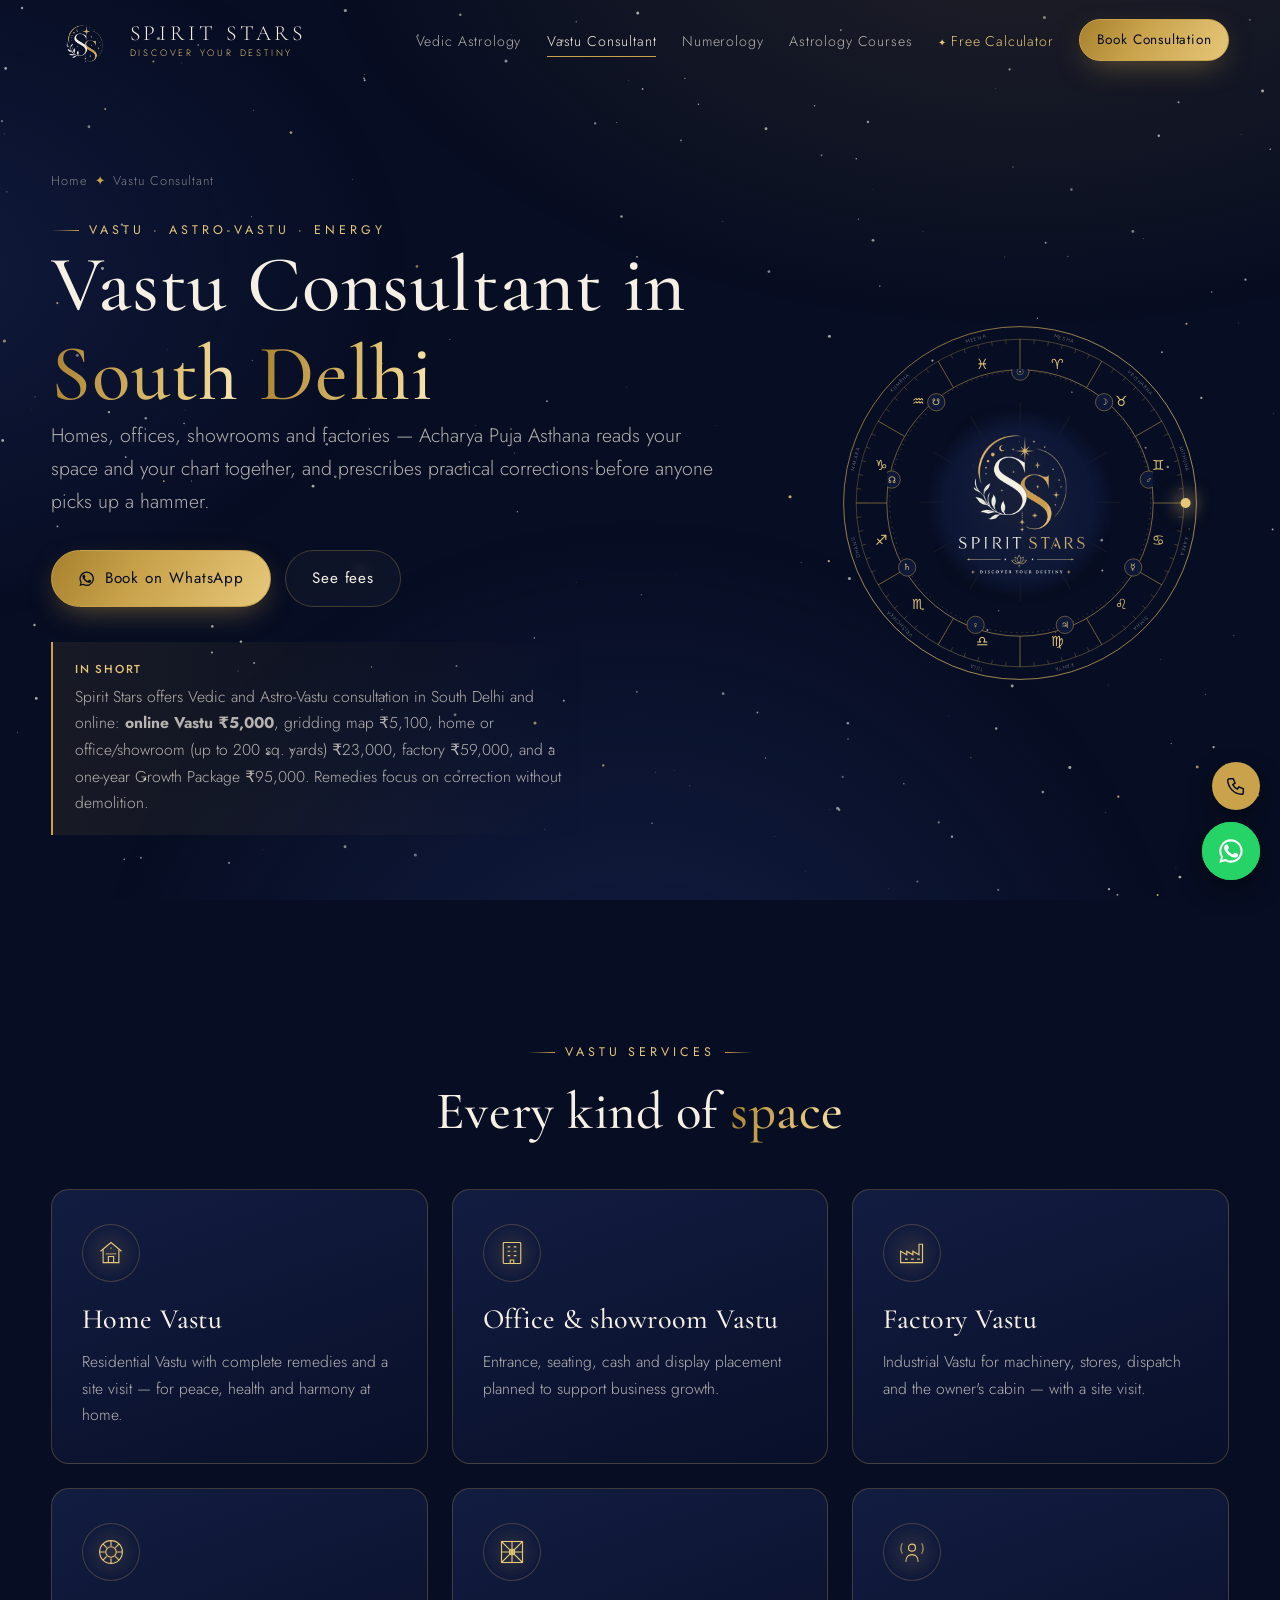
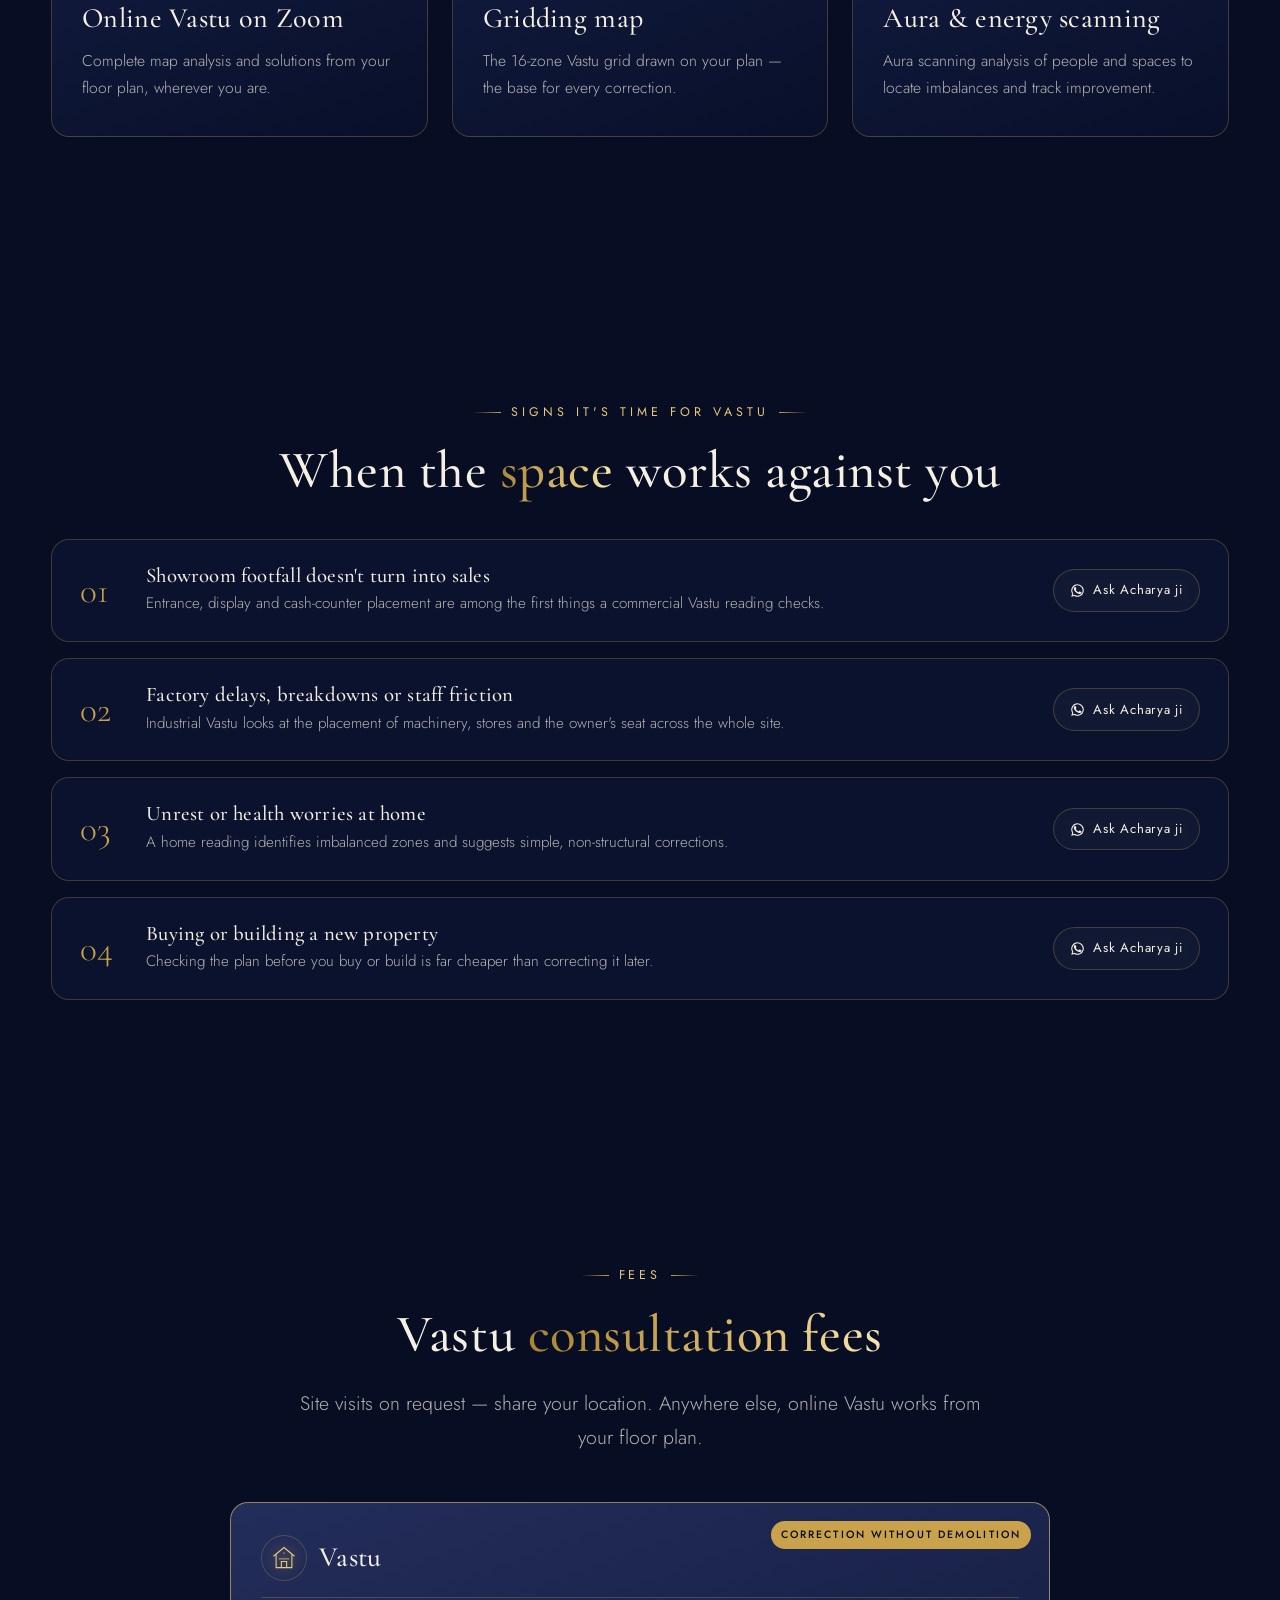
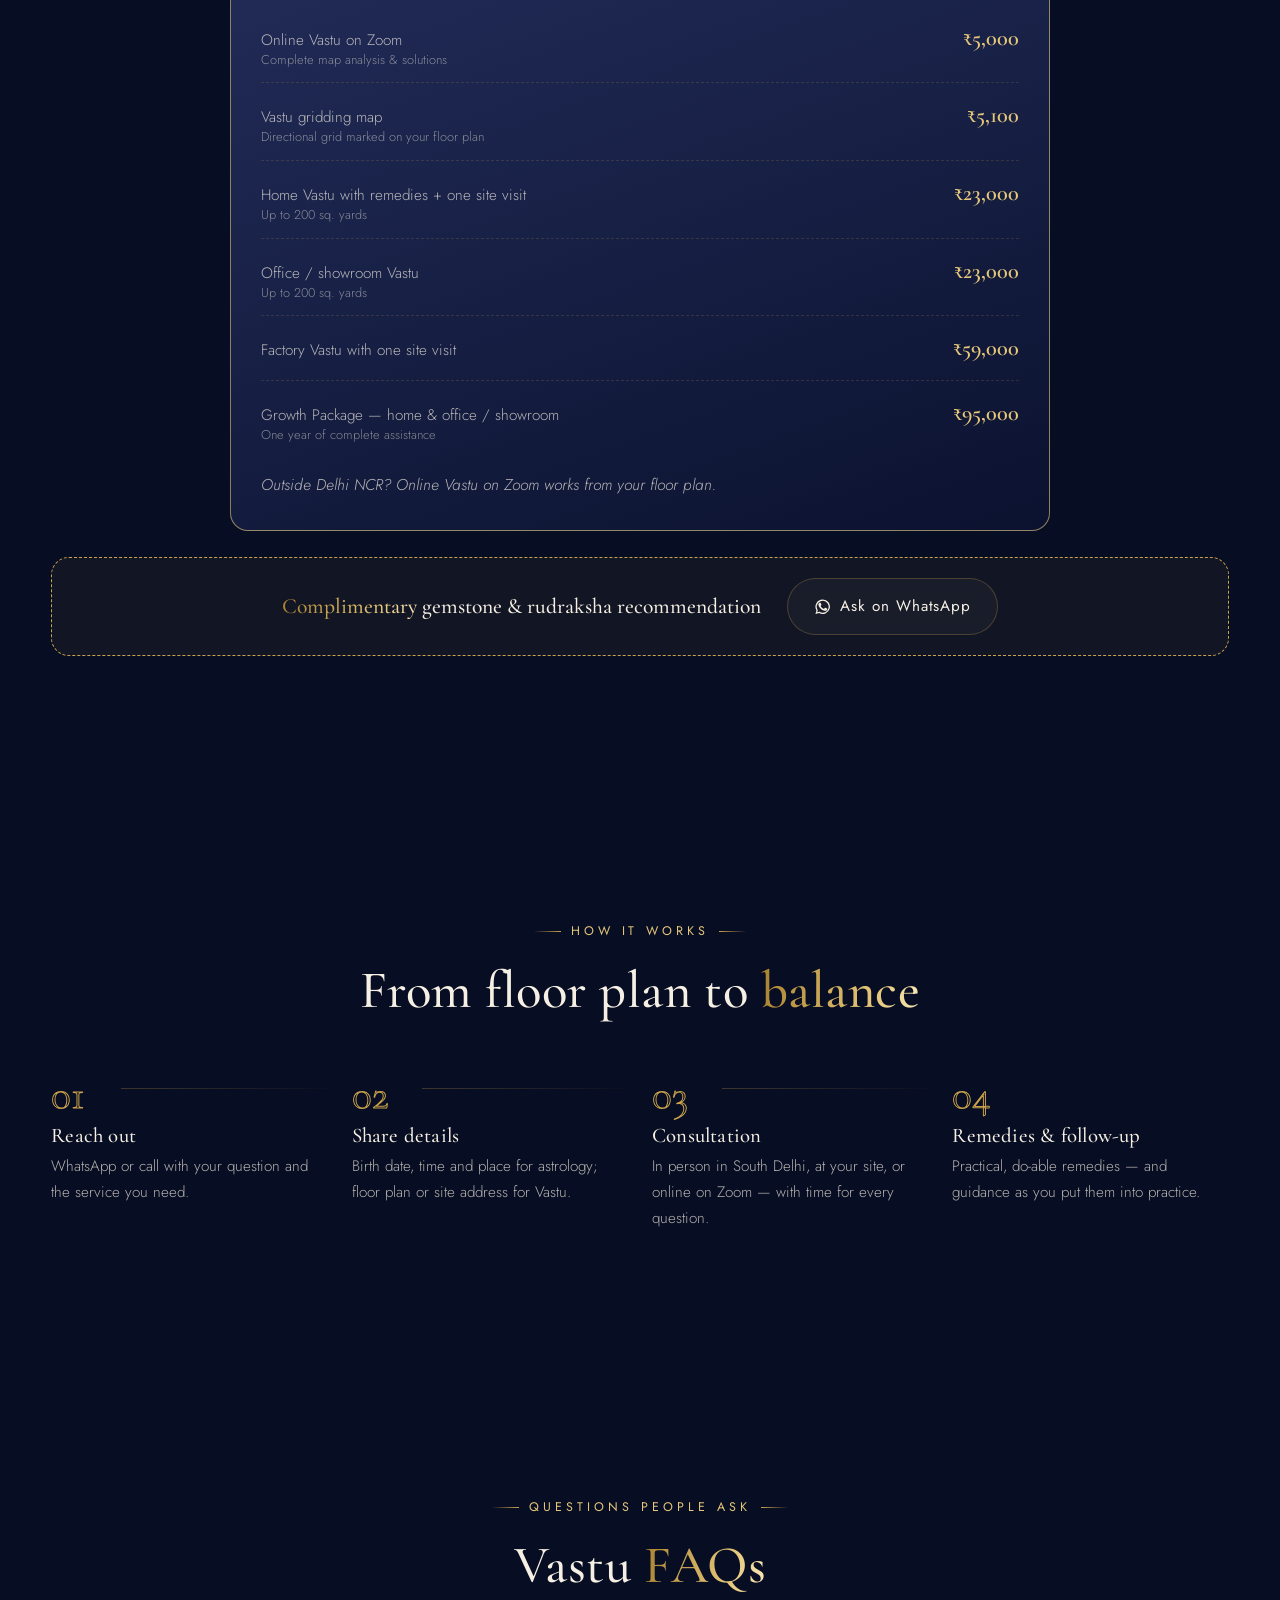
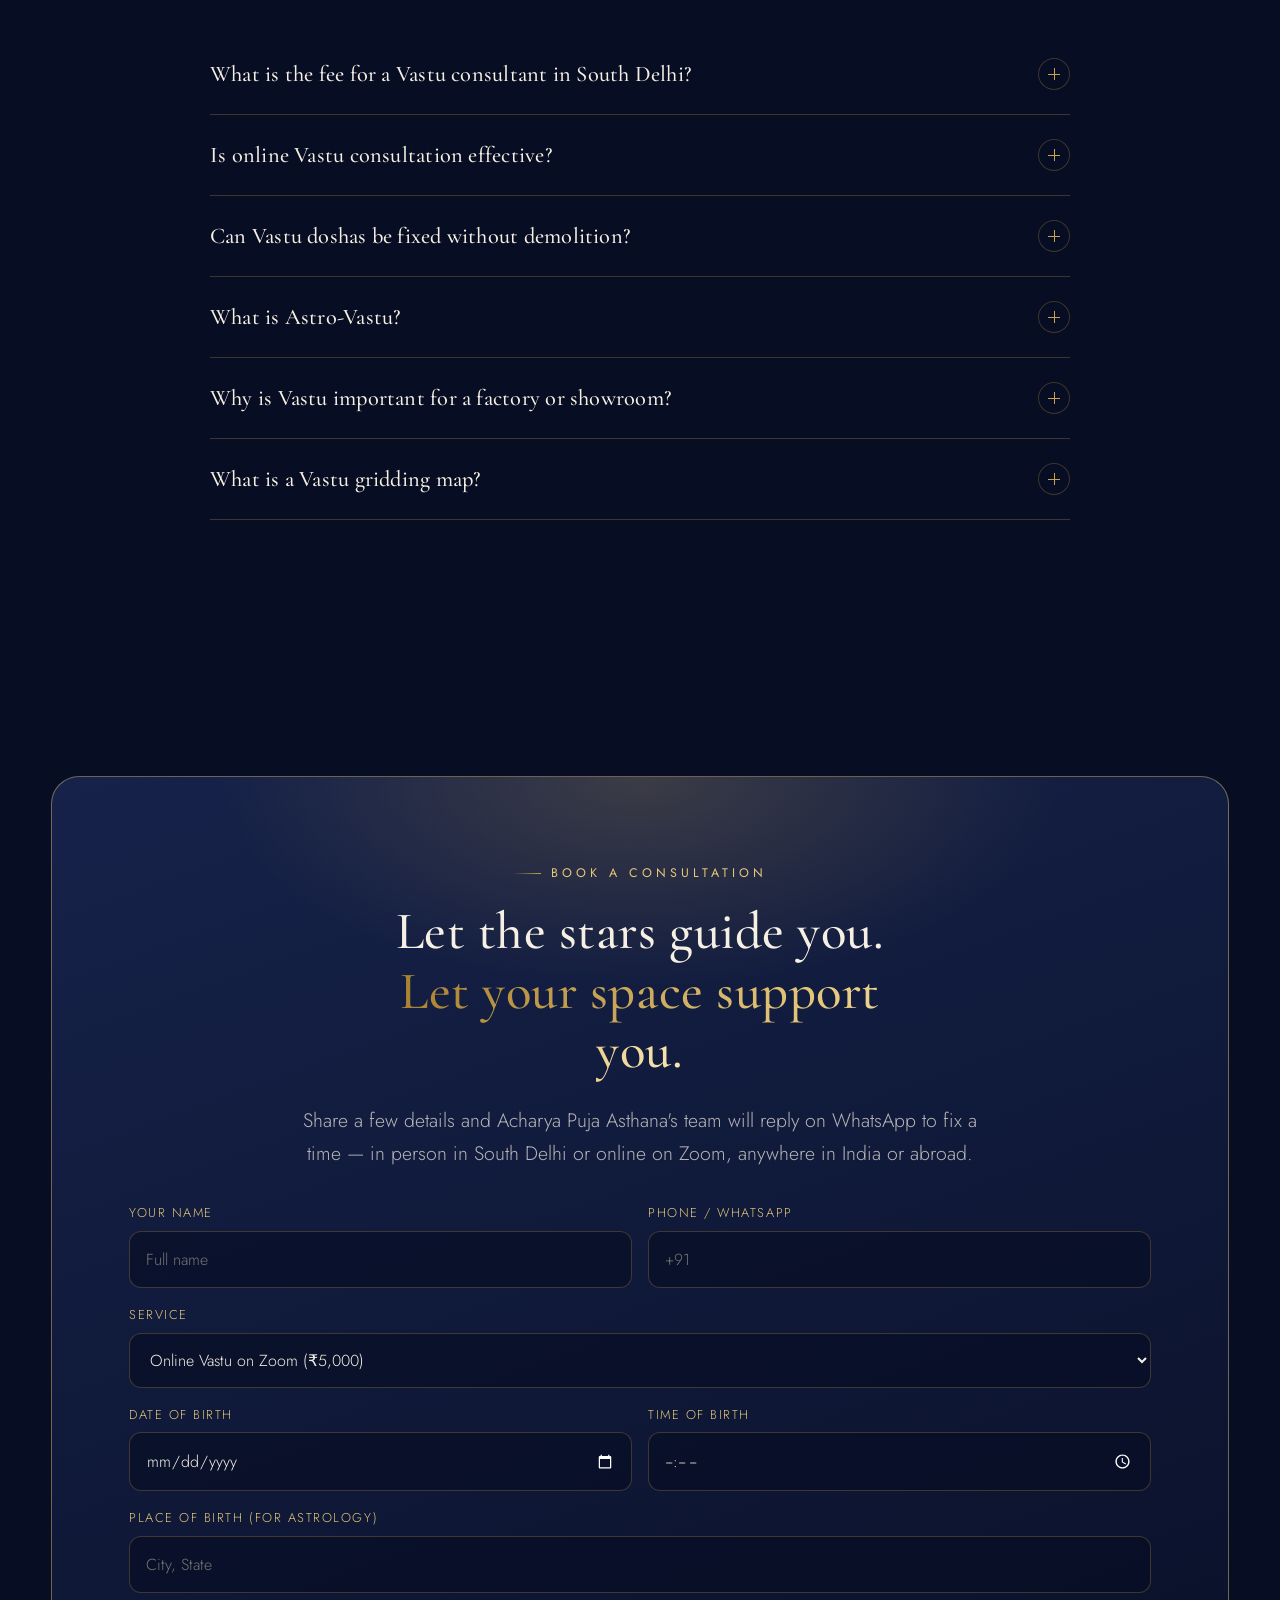
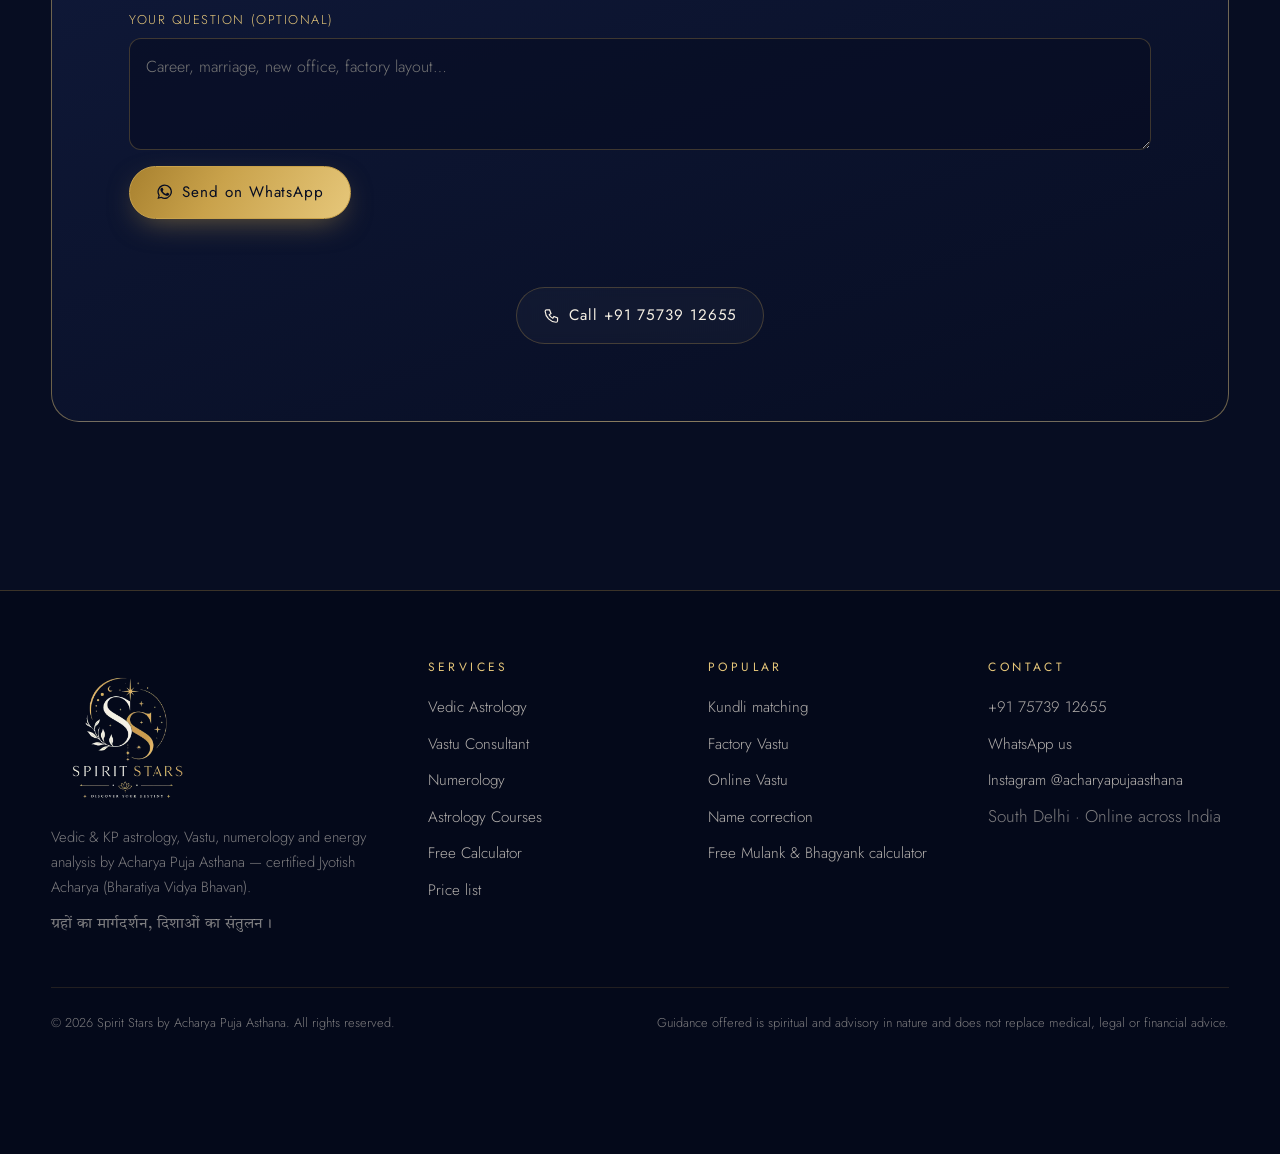
<file: vastu-consultant-south-delhi.html>
<!DOCTYPE html>
<html lang="en-IN">
<head>
<meta charset="utf-8">
<meta name="viewport" content="width=device-width, initial-scale=1">
<title>Vastu Consultant in South Delhi – Home, Office &amp; Factory | Spirit Stars</title>
<meta name="description" content="Vastu &amp; Astro-Vastu consultant in South Delhi. Online Vastu ₹5,000, gridding map ₹5,100, home or office ₹23,000, factory ₹59,000. Remedies without demolition by Acharya Puja Asthana.">
<link rel="canonical" href="https://utkarshkalra02.github.io/acharya-puja-asthana-website/vastu-consultant-south-delhi.html">
<meta name="robots" content="index,follow,max-image-preview:large">
<meta name="theme-color" content="#070d22">
<meta name="geo.region" content="IN-DL"><meta name="geo.placename" content="South Delhi">
<meta property="og:type" content="website"><meta property="og:site_name" content="Spirit Stars">
<meta property="og:title" content="Vastu Consultant in South Delhi – Home, Office &amp; Factory | Spirit Stars"><meta property="og:description" content="Vastu &amp; Astro-Vastu consultant in South Delhi. Online Vastu ₹5,000, gridding map ₹5,100, home or office ₹23,000, factory ₹59,000. Remedies without demolition by Acharya Puja Asthana.">
<meta property="og:url" content="https://utkarshkalra02.github.io/acharya-puja-asthana-website/vastu-consultant-south-delhi.html"><meta property="og:image" content="https://utkarshkalra02.github.io/acharya-puja-asthana-website/assets/img/og-spirit-stars.jpg"><meta property="og:locale" content="en_IN">
<meta name="twitter:card" content="summary_large_image">
<link rel="icon" type="image/png" sizes="48x48" href="assets/img/favicon-48.png">
<link rel="apple-touch-icon" href="assets/img/favicon-180.png">
<link rel="preconnect" href="https://fonts.googleapis.com"><link rel="preconnect" href="https://fonts.gstatic.com" crossorigin>
<link href="https://fonts.googleapis.com/css2?family=Cormorant+Garamond:ital,wght@0,400;0,500;0,600;1,400;1,500&family=Jost:wght@300;400;500&family=Tiro+Devanagari+Hindi&display=swap" rel="stylesheet">
<link rel="stylesheet" href="assets/css/style.css?v=5fd42387">
<!-- REMARKETING / ANALYTICS: paste the Google tag (GA4 + Google Ads) and Meta Pixel snippets here.
     main.js already fires 'whatsapp_click', 'call_click' and 'generate_lead' events once they exist. -->
<script type="application/ld+json">{"@context": "https://schema.org", "@type": ["ProfessionalService", "LocalBusiness"], "@id": "https://utkarshkalra02.github.io/acharya-puja-asthana-website/#business", "name": "Spirit Stars", "alternateName": "Spirit Stars by Acharya Puja Asthana", "slogan": "Discover Your Destiny", "description": "Vedic & KP astrology, Vastu & Astro-Vastu consultation, numerology, tarot and aura scanning in South Delhi and online across India, by Acharya Puja Asthana.", "url": "https://utkarshkalra02.github.io/acharya-puja-asthana-website/", "logo": "https://utkarshkalra02.github.io/acharya-puja-asthana-website/assets/img/spirit-stars-logo.webp", "image": "https://utkarshkalra02.github.io/acharya-puja-asthana-website/assets/img/acharya-puja-asthana-portrait.jpg", "telephone": "+917573912655", "priceRange": "₹905 – ₹95,000", "currenciesAccepted": "INR", "address": {"@type": "PostalAddress", "addressLocality": "South Delhi", "addressRegion": "Delhi", "addressCountry": "IN"}, "areaServed": [{"@type": "Place", "name": "South Delhi"}, {"@type": "Place", "name": "Delhi NCR"}, {"@type": "Country", "name": "India"}], "sameAs": ["https://www.instagram.com/acharyapujaasthana/"], "founder": {"@type": "Person", "@id": "https://utkarshkalra02.github.io/acharya-puja-asthana-website/#acharya", "name": "Acharya Puja Asthana", "jobTitle": "Jyotish Acharya, Vastu & Astro-Vastu Consultant, Aura Scanning Analyst", "knowsAbout": ["Vedic astrology", "KP astrology", "Prashna Shastra", "Vastu Shastra", "Astro-Vastu", "Numerology", "Tarot", "Palmistry", "Aura scanning"], "hasCredential": {"@type": "EducationalOccupationalCredential", "credentialCategory": "Jyotish Acharya", "recognizedBy": {"@type": "Organization", "name": "Bharatiya Vidya Bhavan"}}, "sameAs": ["https://www.instagram.com/acharyapujaasthana/"]}, "knowsLanguage": ["en", "hi"]}</script>
<script type="application/ld+json">{"@context": "https://schema.org", "@type": "Service", "name": "Vastu Consultation", "provider": {"@id": "https://utkarshkalra02.github.io/acharya-puja-asthana-website/#business"}, "areaServed": ["South Delhi", "Delhi NCR", "India"], "url": "https://utkarshkalra02.github.io/acharya-puja-asthana-website/vastu-consultant-south-delhi.html", "offers": [{"@type": "Offer", "name": "Online Vastu on Zoom", "price": "5000", "priceCurrency": "INR"}, {"@type": "Offer", "name": "Vastu gridding map", "price": "5100", "priceCurrency": "INR"}, {"@type": "Offer", "name": "Home Vastu with remedies + one site visit", "price": "23000", "priceCurrency": "INR"}, {"@type": "Offer", "name": "Office / showroom Vastu", "price": "23000", "priceCurrency": "INR"}, {"@type": "Offer", "name": "Factory Vastu with one site visit", "price": "59000", "priceCurrency": "INR"}, {"@type": "Offer", "name": "Growth Package — home & office / showroom", "price": "95000", "priceCurrency": "INR"}]}</script>
<script type="application/ld+json">{"@context": "https://schema.org", "@type": "FAQPage", "mainEntity": [{"@type": "Question", "name": "What is the fee for a Vastu consultant in South Delhi?", "acceptedAnswer": {"@type": "Answer", "text": "At Spirit Stars, online Vastu map analysis on Zoom is ₹5,000 and a Vastu gridding map is ₹5,100. Home Vastu with remedies and one site visit (up to 200 sq. yards) is ₹23,000, office or showroom Vastu (up to 200 sq. yards) is ₹23,000, factory Vastu with one site visit is ₹59,000, and the one-year Growth Package for home and office is ₹95,000."}}, {"@type": "Question", "name": "Is online Vastu consultation effective?", "acceptedAnswer": {"@type": "Answer", "text": "Yes, when you share an accurate floor plan with the north direction marked. Acharya ji analyses the plan, marks the Vastu grid and suggests remedies over Zoom. A site visit adds a reading of the actual energy and layout on the ground."}}, {"@type": "Question", "name": "Can Vastu doshas be fixed without demolition?", "acceptedAnswer": {"@type": "Answer", "text": "In most cases, yes. Remedies such as rearranging furniture and functions, element balancing, colours and directional corrections are tried first. Structural changes are suggested only when truly necessary."}}, {"@type": "Question", "name": "What is Astro-Vastu?", "acceptedAnswer": {"@type": "Answer", "text": "Astro-Vastu combines your birth chart with the Vastu of your space, so remedies are personalised to the people living or working there rather than applied generically."}}, {"@type": "Question", "name": "Why is Vastu important for a factory or showroom?", "acceptedAnswer": {"@type": "Answer", "text": "Business owners use Vastu to plan the placement of entrances, machinery, cash, stores and the owner's seat so the space supports smooth operations and growth. The factory consultation includes a site visit."}}, {"@type": "Question", "name": "What is a Vastu gridding map?", "acceptedAnswer": {"@type": "Answer", "text": "A gridding map marks the 16 Vastu directions and zones on your floor plan, showing exactly which activity sits in which zone. It is the foundation for every Vastu correction."}}]}</script>
<script type="application/ld+json">{"@context": "https://schema.org", "@type": "BreadcrumbList", "itemListElement": [{"@type": "ListItem", "position": 1, "name": "Home", "item": "https://utkarshkalra02.github.io/acharya-puja-asthana-website/"}, {"@type": "ListItem", "position": 2, "name": "Vastu Consultant", "item": "https://utkarshkalra02.github.io/acharya-puja-asthana-website/vastu-consultant-south-delhi.html"}]}</script>
</head>
<body>
<div class="loader" aria-hidden="true"><img src="assets/img/spirit-stars-mark-light.webp" alt="" width="110" height="73"></div>
<canvas id="sky" aria-hidden="true"></canvas><div class="sky-glow"></div><div class="cursor-glow"></div>
<header class="site-header"><div class="wrap nav">
<a class="brand" href="index.html" aria-label="Spirit Stars home"><img src="assets/img/spirit-stars-mark-light.webp" alt="Spirit Stars logo" width="66" height="44"><span>Spirit Stars<small>DISCOVER YOUR DESTINY</small></span></a>
<nav aria-label="Main"><ul class="menu" id="menu"><li><a href="vedic-astrology-consultation-delhi.html">Vedic Astrology</a></li><li><a href="vastu-consultant-south-delhi.html" aria-current=page>Vastu Consultant</a></li><li><a href="numerology-consultation-delhi.html">Numerology</a></li><li><a href="astrology-vastu-course-delhi.html">Astrology Courses</a></li><li><a href="free-numerology-calculator.html" class=free>Free Calculator</a></li><li><a class="btn btn-gold" href="#book">Book Consultation</a></li></ul></nav>
<button class="burger" aria-label="Open menu" aria-controls="menu" aria-expanded="false"><i></i><i></i><i></i></button>
</div></header>
<main>
<section class="page-hero"><div class="wrap hero-grid"><div>
<nav class="crumbs rv" aria-label="Breadcrumb"><a href="index.html">Home</a><span>✦</span>Vastu Consultant</nav>
<span class="eyebrow rv">Vastu · Astro-Vastu · Energy</span>
<h1 class="split-text">Vastu Consultant in <span class="gold">South Delhi</span></h1>
<p class="lead rv d2">Homes, offices, showrooms and factories — Acharya Puja Asthana reads your space and your chart together, and prescribes practical corrections before anyone picks up a hammer.</p>
<div class="btn-row rv d3"><a class="btn btn-gold" data-wa="Namaste, I need a Vastu consultation. Property type and size:" href="https://wa.me/917573912655"><svg viewBox="0 0 24 24" fill="currentColor" aria-hidden="true"><path d="M17.5 14.4c-.3-.1-1.7-.8-2-.9-.3-.1-.5-.1-.7.1-.2.3-.8.9-.9 1.1-.2.2-.3.2-.6.1-.3-.1-1.2-.5-2.4-1.5-.9-.8-1.5-1.8-1.6-2.1-.2-.3 0-.5.1-.6l.4-.5c.1-.2.2-.3.3-.5.1-.2 0-.4 0-.5l-.9-2.2c-.2-.6-.5-.5-.7-.5h-.6c-.2 0-.5.1-.8.4-.3.3-1 1-1 2.5s1.1 2.9 1.2 3.1c.1.2 2.1 3.2 5.1 4.5.7.3 1.3.5 1.7.6.7.2 1.4.2 1.9.1.6-.1 1.7-.7 2-1.4.2-.7.2-1.2.2-1.4-.1-.1-.3-.2-.6-.3zM12 2a10 10 0 0 0-8.6 15.1L2 22l5-1.3A10 10 0 1 0 12 2zm0 18.2c-1.5 0-3-.4-4.3-1.2l-.3-.2-3 .8.8-2.9-.2-.3A8.2 8.2 0 1 1 12 20.2z"/></svg> Book on WhatsApp</a><a class="btn btn-ghost" href="#prices">See fees</a></div>
<div class="hero-tldr rv d3"><b>In short</b>Spirit Stars offers Vedic and Astro-Vastu consultation in South Delhi and online: <strong>online Vastu ₹5,000</strong>, gridding map ₹5,100, home or office/showroom (up to 200 sq. yards) ₹23,000, factory ₹59,000, and a one-year Growth Package ₹95,000. Remedies focus on correction without demolition.</div>
</div><div class="hero-visual rv" aria-hidden="true"><div class="wheel"></div><div class="wheel-inner"></div><span class="orbit-dot"></span>
<div class="hero-logo"><img src="assets/img/spirit-stars-logo-light.webp" alt="" width="520" height="520"></div></div></div></section>
<section><div class="wrap">
<div class="center"><span class="eyebrow rv">Vastu services</span><h2 class="rv d1">Every kind of <span class='gold'>space</span></h2></div>
<div class="grid g3" style="margin-top:3rem">
<article class="card rv "><div class="icon"><svg viewBox="0 0 32 32" fill="none" stroke="currentColor" stroke-width="1.3" aria-hidden="true"><path d="M4 14 16 4l12 10"/><path d="M7 12v15h18V12"/><path d="M13 27v-7h6v7"/><path d="M16 9.5v2M10 17h12" opacity=".6"/></svg></div><h3>Home Vastu</h3><p>Residential Vastu with complete remedies and a site visit — for peace, health and harmony at home.</p></article>
<article class="card rv d1"><div class="icon"><svg viewBox="0 0 32 32" fill="none" stroke="currentColor" stroke-width="1.3" aria-hidden="true"><rect x="6" y="4" width="20" height="24" rx="1"/><path d="M11 9h3M18 9h3M11 14h3M18 14h3M11 19h3M18 19h3M14 28v-4h4v4"/></svg></div><h3>Office &amp; showroom Vastu</h3><p>Entrance, seating, cash and display placement planned to support business growth.</p></article>
<article class="card rv d2" id="factory-vastu"><div class="icon"><svg viewBox="0 0 32 32" fill="none" stroke="currentColor" stroke-width="1.3" aria-hidden="true"><path d="M3 27V14l7 4v-4l7 4v-4l7 4V6h4v21z"/><path d="M8 23h3M15 23h3M22 23h3"/></svg></div><h3>Factory Vastu</h3><p>Industrial Vastu for machinery, stores, dispatch and the owner's cabin — with a site visit.</p></article>
<article class="card rv " id="online-vastu"><div class="icon"><svg viewBox="0 0 32 32" fill="none" stroke="currentColor" stroke-width="1.3" aria-hidden="true"><circle cx="16" cy="16" r="13"/><circle cx="16" cy="16" r="6"/><path d="M16 3v6M16 23v6M3 16h6M23 16h6M6.8 6.8l4.3 4.3M20.9 20.9l4.3 4.3M25.2 6.8l-4.3 4.3M11.1 20.9l-4.3 4.3"/></svg></div><h3>Online Vastu on Zoom</h3><p>Complete map analysis and solutions from your floor plan, wherever you are.</p></article>
<article class="card rv d1"><div class="icon"><svg viewBox="0 0 32 32" fill="none" stroke="currentColor" stroke-width="1.3" aria-hidden="true"><rect x="4" y="4" width="24" height="24"/><path d="M4 4l24 24M28 4 4 28M16 4v24M4 16h24"/><circle cx="16" cy="16" r="3"/></svg></div><h3>Gridding map</h3><p>The 16-zone Vastu grid drawn on your plan — the base for every correction.</p></article>
<article class="card rv d2" id="aura"><div class="icon"><svg viewBox="0 0 32 32" fill="none" stroke="currentColor" stroke-width="1.3" aria-hidden="true"><circle cx="16" cy="11" r="4"/><path d="M9 27c0-5 3-8 7-8s7 3 7 8"/><path d="M5 18a12 12 0 0 1 0-12M27 6a12 12 0 0 1 0 12" opacity=".7"/></svg></div><h3>Aura &amp; energy scanning</h3><p>Aura scanning analysis of people and spaces to locate imbalances and track improvement.</p></article>
</div></div></section>
<section><div class="wrap">
<div class="center"><span class="eyebrow rv">Signs it's time for Vastu</span><h2 class="rv d1">When the <span class='gold'>space</span> works against you</h2></div>
<div class="pains"><div class="pain rv"><span class="n">01</span><div><h3>Showroom footfall doesn't turn into sales</h3><p>Entrance, display and cash-counter placement are among the first things a commercial Vastu reading checks.</p></div><a class="btn btn-ghost" data-wa="Namaste, I need Vastu for my office / showroom." href="https://wa.me/917573912655"><svg viewBox="0 0 24 24" fill="currentColor" aria-hidden="true"><path d="M17.5 14.4c-.3-.1-1.7-.8-2-.9-.3-.1-.5-.1-.7.1-.2.3-.8.9-.9 1.1-.2.2-.3.2-.6.1-.3-.1-1.2-.5-2.4-1.5-.9-.8-1.5-1.8-1.6-2.1-.2-.3 0-.5.1-.6l.4-.5c.1-.2.2-.3.3-.5.1-.2 0-.4 0-.5l-.9-2.2c-.2-.6-.5-.5-.7-.5h-.6c-.2 0-.5.1-.8.4-.3.3-1 1-1 2.5s1.1 2.9 1.2 3.1c.1.2 2.1 3.2 5.1 4.5.7.3 1.3.5 1.7.6.7.2 1.4.2 1.9.1.6-.1 1.7-.7 2-1.4.2-.7.2-1.2.2-1.4-.1-.1-.3-.2-.6-.3zM12 2a10 10 0 0 0-8.6 15.1L2 22l5-1.3A10 10 0 1 0 12 2zm0 18.2c-1.5 0-3-.4-4.3-1.2l-.3-.2-3 .8.8-2.9-.2-.3A8.2 8.2 0 1 1 12 20.2z"/></svg> Ask Acharya ji</a></div><div class="pain rv"><span class="n">02</span><div><h3>Factory delays, breakdowns or staff friction</h3><p>Industrial Vastu looks at the placement of machinery, stores and the owner's seat across the whole site.</p></div><a class="btn btn-ghost" data-wa="Namaste, I need Vastu for my factory." href="https://wa.me/917573912655"><svg viewBox="0 0 24 24" fill="currentColor" aria-hidden="true"><path d="M17.5 14.4c-.3-.1-1.7-.8-2-.9-.3-.1-.5-.1-.7.1-.2.3-.8.9-.9 1.1-.2.2-.3.2-.6.1-.3-.1-1.2-.5-2.4-1.5-.9-.8-1.5-1.8-1.6-2.1-.2-.3 0-.5.1-.6l.4-.5c.1-.2.2-.3.3-.5.1-.2 0-.4 0-.5l-.9-2.2c-.2-.6-.5-.5-.7-.5h-.6c-.2 0-.5.1-.8.4-.3.3-1 1-1 2.5s1.1 2.9 1.2 3.1c.1.2 2.1 3.2 5.1 4.5.7.3 1.3.5 1.7.6.7.2 1.4.2 1.9.1.6-.1 1.7-.7 2-1.4.2-.7.2-1.2.2-1.4-.1-.1-.3-.2-.6-.3zM12 2a10 10 0 0 0-8.6 15.1L2 22l5-1.3A10 10 0 1 0 12 2zm0 18.2c-1.5 0-3-.4-4.3-1.2l-.3-.2-3 .8.8-2.9-.2-.3A8.2 8.2 0 1 1 12 20.2z"/></svg> Ask Acharya ji</a></div><div class="pain rv"><span class="n">03</span><div><h3>Unrest or health worries at home</h3><p>A home reading identifies imbalanced zones and suggests simple, non-structural corrections.</p></div><a class="btn btn-ghost" data-wa="Namaste, I need Vastu for my home." href="https://wa.me/917573912655"><svg viewBox="0 0 24 24" fill="currentColor" aria-hidden="true"><path d="M17.5 14.4c-.3-.1-1.7-.8-2-.9-.3-.1-.5-.1-.7.1-.2.3-.8.9-.9 1.1-.2.2-.3.2-.6.1-.3-.1-1.2-.5-2.4-1.5-.9-.8-1.5-1.8-1.6-2.1-.2-.3 0-.5.1-.6l.4-.5c.1-.2.2-.3.3-.5.1-.2 0-.4 0-.5l-.9-2.2c-.2-.6-.5-.5-.7-.5h-.6c-.2 0-.5.1-.8.4-.3.3-1 1-1 2.5s1.1 2.9 1.2 3.1c.1.2 2.1 3.2 5.1 4.5.7.3 1.3.5 1.7.6.7.2 1.4.2 1.9.1.6-.1 1.7-.7 2-1.4.2-.7.2-1.2.2-1.4-.1-.1-.3-.2-.6-.3zM12 2a10 10 0 0 0-8.6 15.1L2 22l5-1.3A10 10 0 1 0 12 2zm0 18.2c-1.5 0-3-.4-4.3-1.2l-.3-.2-3 .8.8-2.9-.2-.3A8.2 8.2 0 1 1 12 20.2z"/></svg> Ask Acharya ji</a></div><div class="pain rv"><span class="n">04</span><div><h3>Buying or building a new property</h3><p>Checking the plan before you buy or build is far cheaper than correcting it later.</p></div><a class="btn btn-ghost" data-wa="Namaste, I want a Vastu check before buying / building a property." href="https://wa.me/917573912655"><svg viewBox="0 0 24 24" fill="currentColor" aria-hidden="true"><path d="M17.5 14.4c-.3-.1-1.7-.8-2-.9-.3-.1-.5-.1-.7.1-.2.3-.8.9-.9 1.1-.2.2-.3.2-.6.1-.3-.1-1.2-.5-2.4-1.5-.9-.8-1.5-1.8-1.6-2.1-.2-.3 0-.5.1-.6l.4-.5c.1-.2.2-.3.3-.5.1-.2 0-.4 0-.5l-.9-2.2c-.2-.6-.5-.5-.7-.5h-.6c-.2 0-.5.1-.8.4-.3.3-1 1-1 2.5s1.1 2.9 1.2 3.1c.1.2 2.1 3.2 5.1 4.5.7.3 1.3.5 1.7.6.7.2 1.4.2 1.9.1.6-.1 1.7-.7 2-1.4.2-.7.2-1.2.2-1.4-.1-.1-.3-.2-.6-.3zM12 2a10 10 0 0 0-8.6 15.1L2 22l5-1.3A10 10 0 1 0 12 2zm0 18.2c-1.5 0-3-.4-4.3-1.2l-.3-.2-3 .8.8-2.9-.2-.3A8.2 8.2 0 1 1 12 20.2z"/></svg> Ask Acharya ji</a></div></div>
</div></section>
<section id="prices"><div class="wrap">
<div class="center"><span class="eyebrow rv">Fees</span><h2 class="rv d1">Vastu <span class='gold'>consultation fees</span></h2><p class="lead rv d2">Site visits on request — share your location. Anywhere else, online Vastu works from your floor plan.</p></div>
<div class="prices" style="margin-top:3rem;max-width:820px;margin-inline:auto"><article class="card price-card rv featured"><span class="tag">Correction without demolition</span>
<h3><span class="icon" style="margin:0;width:46px;height:46px"><svg viewBox="0 0 32 32" fill="none" stroke="currentColor" stroke-width="1.3" aria-hidden="true"><path d="M4 14 16 4l12 10"/><path d="M7 12v15h18V12"/><path d="M13 27v-7h6v7"/><path d="M16 9.5v2M10 17h12" opacity=".6"/></svg></span>Vastu</h3><div class="price-row"><span>Online Vastu on Zoom<small>Complete map analysis &amp; solutions</small></span><b>₹5,000</b></div><div class="price-row"><span>Vastu gridding map<small>Directional grid marked on your floor plan</small></span><b>₹5,100</b></div><div class="price-row"><span>Home Vastu with remedies + one site visit<small>Up to 200 sq. yards</small></span><b>₹23,000</b></div><div class="price-row"><span>Office / showroom Vastu<small>Up to 200 sq. yards</small></span><b>₹23,000</b></div><div class="price-row"><span>Factory Vastu with one site visit</span><b>₹59,000</b></div><div class="price-row"><span>Growth Package — home &amp; office / showroom<small>One year of complete assistance</small></span><b>₹95,000</b></div><p class="price-note">Outside Delhi NCR? Online Vastu on Zoom works from your floor plan.</p></article></div>
<div class="free-strip rv"><strong><span class="gold">Complimentary</span> gemstone &amp; rudraksha recommendation</strong><a class="btn btn-ghost" data-wa="Namaste, I would like a gemstone / rudraksha recommendation." href="https://wa.me/917573912655"><svg viewBox="0 0 24 24" fill="currentColor" aria-hidden="true"><path d="M17.5 14.4c-.3-.1-1.7-.8-2-.9-.3-.1-.5-.1-.7.1-.2.3-.8.9-.9 1.1-.2.2-.3.2-.6.1-.3-.1-1.2-.5-2.4-1.5-.9-.8-1.5-1.8-1.6-2.1-.2-.3 0-.5.1-.6l.4-.5c.1-.2.2-.3.3-.5.1-.2 0-.4 0-.5l-.9-2.2c-.2-.6-.5-.5-.7-.5h-.6c-.2 0-.5.1-.8.4-.3.3-1 1-1 2.5s1.1 2.9 1.2 3.1c.1.2 2.1 3.2 5.1 4.5.7.3 1.3.5 1.7.6.7.2 1.4.2 1.9.1.6-.1 1.7-.7 2-1.4.2-.7.2-1.2.2-1.4-.1-.1-.3-.2-.6-.3zM12 2a10 10 0 0 0-8.6 15.1L2 22l5-1.3A10 10 0 1 0 12 2zm0 18.2c-1.5 0-3-.4-4.3-1.2l-.3-.2-3 .8.8-2.9-.2-.3A8.2 8.2 0 1 1 12 20.2z"/></svg> Ask on WhatsApp</a></div>
</div></section>
<section><div class="wrap"><div class="center"><span class="eyebrow rv">How it works</span><h2 class="rv d1">From floor plan to <span class='gold'>balance</span></h2></div><div class="steps">
<div class="step rv"><h3>Reach out</h3><p>WhatsApp or call with your question and the service you need.</p></div>
<div class="step rv d1"><h3>Share details</h3><p>Birth date, time and place for astrology; floor plan or site address for Vastu.</p></div>
<div class="step rv d2"><h3>Consultation</h3><p>In person in South Delhi, at your site, or online on Zoom — with time for every question.</p></div>
<div class="step rv d3"><h3>Remedies &amp; follow-up</h3><p>Practical, do-able remedies — and guidance as you put them into practice.</p></div>
</div></div></section>
<section id="faq"><div class="wrap"><div class="center"><span class="eyebrow rv">Questions people ask</span><h2 class="rv d1">Vastu <span class='gold'>FAQs</span></h2></div><div class="faq"><details class="rv"><summary><h3>What is the fee for a Vastu consultant in South Delhi?</h3></summary><div class="ans"><p>At Spirit Stars, online Vastu map analysis on Zoom is ₹5,000 and a Vastu gridding map is ₹5,100. Home Vastu with remedies and one site visit (up to 200 sq. yards) is ₹23,000, office or showroom Vastu (up to 200 sq. yards) is ₹23,000, factory Vastu with one site visit is ₹59,000, and the one-year Growth Package for home and office is ₹95,000.</p></div></details><details class="rv"><summary><h3>Is online Vastu consultation effective?</h3></summary><div class="ans"><p>Yes, when you share an accurate floor plan with the north direction marked. Acharya ji analyses the plan, marks the Vastu grid and suggests remedies over Zoom. A site visit adds a reading of the actual energy and layout on the ground.</p></div></details><details class="rv"><summary><h3>Can Vastu doshas be fixed without demolition?</h3></summary><div class="ans"><p>In most cases, yes. Remedies such as rearranging furniture and functions, element balancing, colours and directional corrections are tried first. Structural changes are suggested only when truly necessary.</p></div></details><details class="rv"><summary><h3>What is Astro-Vastu?</h3></summary><div class="ans"><p>Astro-Vastu combines your birth chart with the Vastu of your space, so remedies are personalised to the people living or working there rather than applied generically.</p></div></details><details class="rv"><summary><h3>Why is Vastu important for a factory or showroom?</h3></summary><div class="ans"><p>Business owners use Vastu to plan the placement of entrances, machinery, cash, stores and the owner's seat so the space supports smooth operations and growth. The factory consultation includes a site visit.</p></div></details><details class="rv"><summary><h3>What is a Vastu gridding map?</h3></summary><div class="ans"><p>A gridding map marks the 16 Vastu directions and zones on your floor plan, showing exactly which activity sits in which zone. It is the foundation for every Vastu correction.</p></div></details></div></div></section>
<section id="book"><div class="wrap"><div class="cta-band rv">
<span class="eyebrow">Book a consultation</span>
<h2>Let the stars guide you. <span class="gold">Let your space support you.</span></h2>
<p class="lead">Share a few details and Acharya Puja Asthana's team will reply on WhatsApp to fix a time — in person in South Delhi or online on Zoom, anywhere in India or abroad.</p>
<form class="book" novalidate>
<label>Your name<input name="name" autocomplete="name" required placeholder="Full name"></label>
<label>Phone / WhatsApp<input name="phone" type="tel" autocomplete="tel" required placeholder="+91"></label>
<label class="full">Service<select name="service"><option>Astrology consultation (₹2,300)</option><option selected>Online Vastu on Zoom (₹5,000)</option><option>Vastu gridding map (₹5,100)</option><option>Home Vastu with site visit (₹23,000)</option><option>Office / showroom Vastu (₹23,000)</option><option>Factory Vastu (₹59,000)</option><option>Vastu Growth Package (₹95,000)</option><option>Complete numerology (₹2,300)</option><option>Name correction (₹905)</option><option>Baby name (₹2,300)</option><option>Tarot / palmistry</option><option>Astrology or Vastu course enquiry</option><option>Not sure — please guide me</option></select></label>
<label>Date of birth <input name="dob" type="date"></label>
<label>Time of birth <input name="tob" type="time"></label>
<label class="full">Place of birth (for astrology)<input name="pob" placeholder="City, State"></label>
<label class="full">Your question (optional)<textarea name="note" rows="3" placeholder="Career, marriage, new office, factory layout…"></textarea></label>
<button class="btn btn-gold" type="submit"><svg viewBox="0 0 24 24" fill="currentColor" aria-hidden="true"><path d="M17.5 14.4c-.3-.1-1.7-.8-2-.9-.3-.1-.5-.1-.7.1-.2.3-.8.9-.9 1.1-.2.2-.3.2-.6.1-.3-.1-1.2-.5-2.4-1.5-.9-.8-1.5-1.8-1.6-2.1-.2-.3 0-.5.1-.6l.4-.5c.1-.2.2-.3.3-.5.1-.2 0-.4 0-.5l-.9-2.2c-.2-.6-.5-.5-.7-.5h-.6c-.2 0-.5.1-.8.4-.3.3-1 1-1 2.5s1.1 2.9 1.2 3.1c.1.2 2.1 3.2 5.1 4.5.7.3 1.3.5 1.7.6.7.2 1.4.2 1.9.1.6-.1 1.7-.7 2-1.4.2-.7.2-1.2.2-1.4-.1-.1-.3-.2-.6-.3zM12 2a10 10 0 0 0-8.6 15.1L2 22l5-1.3A10 10 0 1 0 12 2zm0 18.2c-1.5 0-3-.4-4.3-1.2l-.3-.2-3 .8.8-2.9-.2-.3A8.2 8.2 0 1 1 12 20.2z"/></svg> Send on WhatsApp</button>
<p class="form-msg" role="status" aria-live="polite"></p>
</form>
<div class="btn-row" style="justify-content:center"><a class="btn btn-ghost" href="tel:+917573912655"><svg viewBox="0 0 24 24" fill="none" stroke="currentColor" stroke-width="1.6" aria-hidden="true"><path d="M5 4h4l2 5-2.5 1.5a11 11 0 0 0 5 5L15 13l5 2v4a2 2 0 0 1-2 2A16 16 0 0 1 3 6a2 2 0 0 1 2-2"/></svg> Call +91 75739 12655</a></div>
</div></div></section></main>
<footer><div class="wrap">
<div class="foot">
<div><img class="logo" src="assets/img/spirit-stars-logo-light.webp" alt="Spirit Stars — Discover Your Destiny" width="150" height="150" loading="lazy">
<p>Vedic &amp; KP astrology, Vastu, numerology and energy analysis by Acharya Puja Asthana — certified Jyotish Acharya (Bharatiya Vidya Bhavan).</p>
<p class="hindi" style="margin-top:12px">ग्रहों का मार्गदर्शन, दिशाओं का संतुलन।</p></div>
<div><h4>Services</h4><ul><li><a href="vedic-astrology-consultation-delhi.html">Vedic Astrology</a></li><li><a href="vastu-consultant-south-delhi.html">Vastu Consultant</a></li><li><a href="numerology-consultation-delhi.html">Numerology</a></li><li><a href="astrology-vastu-course-delhi.html">Astrology Courses</a></li><li><a href="free-numerology-calculator.html">Free Calculator</a></li><li><a href="index.html#prices">Price list</a></li></ul></div>
<div><h4>Popular</h4><ul><li><a href="vedic-astrology-consultation-delhi.html#kundli-matching">Kundli matching</a></li><li><a href="vastu-consultant-south-delhi.html#factory-vastu">Factory Vastu</a></li><li><a href="vastu-consultant-south-delhi.html#online-vastu">Online Vastu</a></li><li><a href="numerology-consultation-delhi.html#name-correction">Name correction</a></li><li><a href="free-numerology-calculator.html">Free Mulank &amp; Bhagyank calculator</a></li></ul></div>
<div><h4>Contact</h4><ul>
<li><a href="tel:+917573912655">+91 75739 12655</a></li>
<li><a data-wa="Namaste, I would like to book a consultation with Spirit Stars." href="https://wa.me/917573912655">WhatsApp us</a></li>
<li><a href="https://www.instagram.com/acharyapujaasthana/" target="_blank" rel="noopener">Instagram @acharyapujaasthana</a></li>
<li><span style="color:var(--faint)">South Delhi · Online across India</span></li></ul></div>
</div>
<div class="legal"><span>© <span data-year>2026</span> Spirit Stars by Acharya Puja Asthana. All rights reserved.</span>
<span>Guidance offered is spiritual and advisory in nature and does not replace medical, legal or financial advice.</span></div>
</div></footer>
<div class="float">
<a class="fab call" href="tel:+917573912655" aria-label="Call Spirit Stars"><svg viewBox="0 0 24 24" fill="none" stroke="currentColor" stroke-width="1.6" aria-hidden="true"><path d="M5 4h4l2 5-2.5 1.5a11 11 0 0 0 5 5L15 13l5 2v4a2 2 0 0 1-2 2A16 16 0 0 1 3 6a2 2 0 0 1 2-2"/></svg></a>
<a class="fab wa" data-wa="Namaste, I would like to book a consultation with Spirit Stars." href="https://wa.me/917573912655" aria-label="Chat on WhatsApp"><svg viewBox="0 0 24 24" fill="currentColor" aria-hidden="true"><path d="M17.5 14.4c-.3-.1-1.7-.8-2-.9-.3-.1-.5-.1-.7.1-.2.3-.8.9-.9 1.1-.2.2-.3.2-.6.1-.3-.1-1.2-.5-2.4-1.5-.9-.8-1.5-1.8-1.6-2.1-.2-.3 0-.5.1-.6l.4-.5c.1-.2.2-.3.3-.5.1-.2 0-.4 0-.5l-.9-2.2c-.2-.6-.5-.5-.7-.5h-.6c-.2 0-.5.1-.8.4-.3.3-1 1-1 2.5s1.1 2.9 1.2 3.1c.1.2 2.1 3.2 5.1 4.5.7.3 1.3.5 1.7.6.7.2 1.4.2 1.9.1.6-.1 1.7-.7 2-1.4.2-.7.2-1.2.2-1.4-.1-.1-.3-.2-.6-.3zM12 2a10 10 0 0 0-8.6 15.1L2 22l5-1.3A10 10 0 1 0 12 2zm0 18.2c-1.5 0-3-.4-4.3-1.2l-.3-.2-3 .8.8-2.9-.2-.3A8.2 8.2 0 1 1 12 20.2z"/></svg><span class="fab-label">Ask Acharya ji on WhatsApp</span></a>
</div>
<div class="mbar"><a class="c" href="tel:+917573912655"><svg viewBox="0 0 24 24" fill="none" stroke="currentColor" stroke-width="1.6" aria-hidden="true"><path d="M5 4h4l2 5-2.5 1.5a11 11 0 0 0 5 5L15 13l5 2v4a2 2 0 0 1-2 2A16 16 0 0 1 3 6a2 2 0 0 1 2-2"/></svg> Call</a><a class="w" data-wa="Namaste, I would like to book a consultation with Spirit Stars." href="https://wa.me/917573912655"><svg viewBox="0 0 24 24" fill="currentColor" aria-hidden="true"><path d="M17.5 14.4c-.3-.1-1.7-.8-2-.9-.3-.1-.5-.1-.7.1-.2.3-.8.9-.9 1.1-.2.2-.3.2-.6.1-.3-.1-1.2-.5-2.4-1.5-.9-.8-1.5-1.8-1.6-2.1-.2-.3 0-.5.1-.6l.4-.5c.1-.2.2-.3.3-.5.1-.2 0-.4 0-.5l-.9-2.2c-.2-.6-.5-.5-.7-.5h-.6c-.2 0-.5.1-.8.4-.3.3-1 1-1 2.5s1.1 2.9 1.2 3.1c.1.2 2.1 3.2 5.1 4.5.7.3 1.3.5 1.7.6.7.2 1.4.2 1.9.1.6-.1 1.7-.7 2-1.4.2-.7.2-1.2.2-1.4-.1-.1-.3-.2-.6-.3zM12 2a10 10 0 0 0-8.6 15.1L2 22l5-1.3A10 10 0 1 0 12 2zm0 18.2c-1.5 0-3-.4-4.3-1.2l-.3-.2-3 .8.8-2.9-.2-.3A8.2 8.2 0 1 1 12 20.2z"/></svg> WhatsApp</a></div>
<div class="modal" role="dialog" aria-modal="true" aria-labelledby="exit-title" aria-hidden="true"><div class="modal-box">
<button class="modal-x" aria-label="Close">×</button>
<span class="eyebrow">Before you go</span>
<h3 id="exit-title">A <span class="gold">free</span> gemstone &amp; rudraksha recommendation</h3>
<p>Send your date, time and place of birth on WhatsApp and Acharya Puja Asthana will suggest what suits your chart — no charge.</p>
<a class="btn btn-gold" data-wa="Namaste, I would like my free gemstone / rudraksha recommendation. My birth details are:" href="https://wa.me/917573912655"><svg viewBox="0 0 24 24" fill="currentColor" aria-hidden="true"><path d="M17.5 14.4c-.3-.1-1.7-.8-2-.9-.3-.1-.5-.1-.7.1-.2.3-.8.9-.9 1.1-.2.2-.3.2-.6.1-.3-.1-1.2-.5-2.4-1.5-.9-.8-1.5-1.8-1.6-2.1-.2-.3 0-.5.1-.6l.4-.5c.1-.2.2-.3.3-.5.1-.2 0-.4 0-.5l-.9-2.2c-.2-.6-.5-.5-.7-.5h-.6c-.2 0-.5.1-.8.4-.3.3-1 1-1 2.5s1.1 2.9 1.2 3.1c.1.2 2.1 3.2 5.1 4.5.7.3 1.3.5 1.7.6.7.2 1.4.2 1.9.1.6-.1 1.7-.7 2-1.4.2-.7.2-1.2.2-1.4-.1-.1-.3-.2-.6-.3zM12 2a10 10 0 0 0-8.6 15.1L2 22l5-1.3A10 10 0 1 0 12 2zm0 18.2c-1.5 0-3-.4-4.3-1.2l-.3-.2-3 .8.8-2.9-.2-.3A8.2 8.2 0 1 1 12 20.2z"/></svg> Get my recommendation</a>
</div></div>
<script src="assets/js/main.js?v=9c260535" defer></script>
</body></html>
</file>
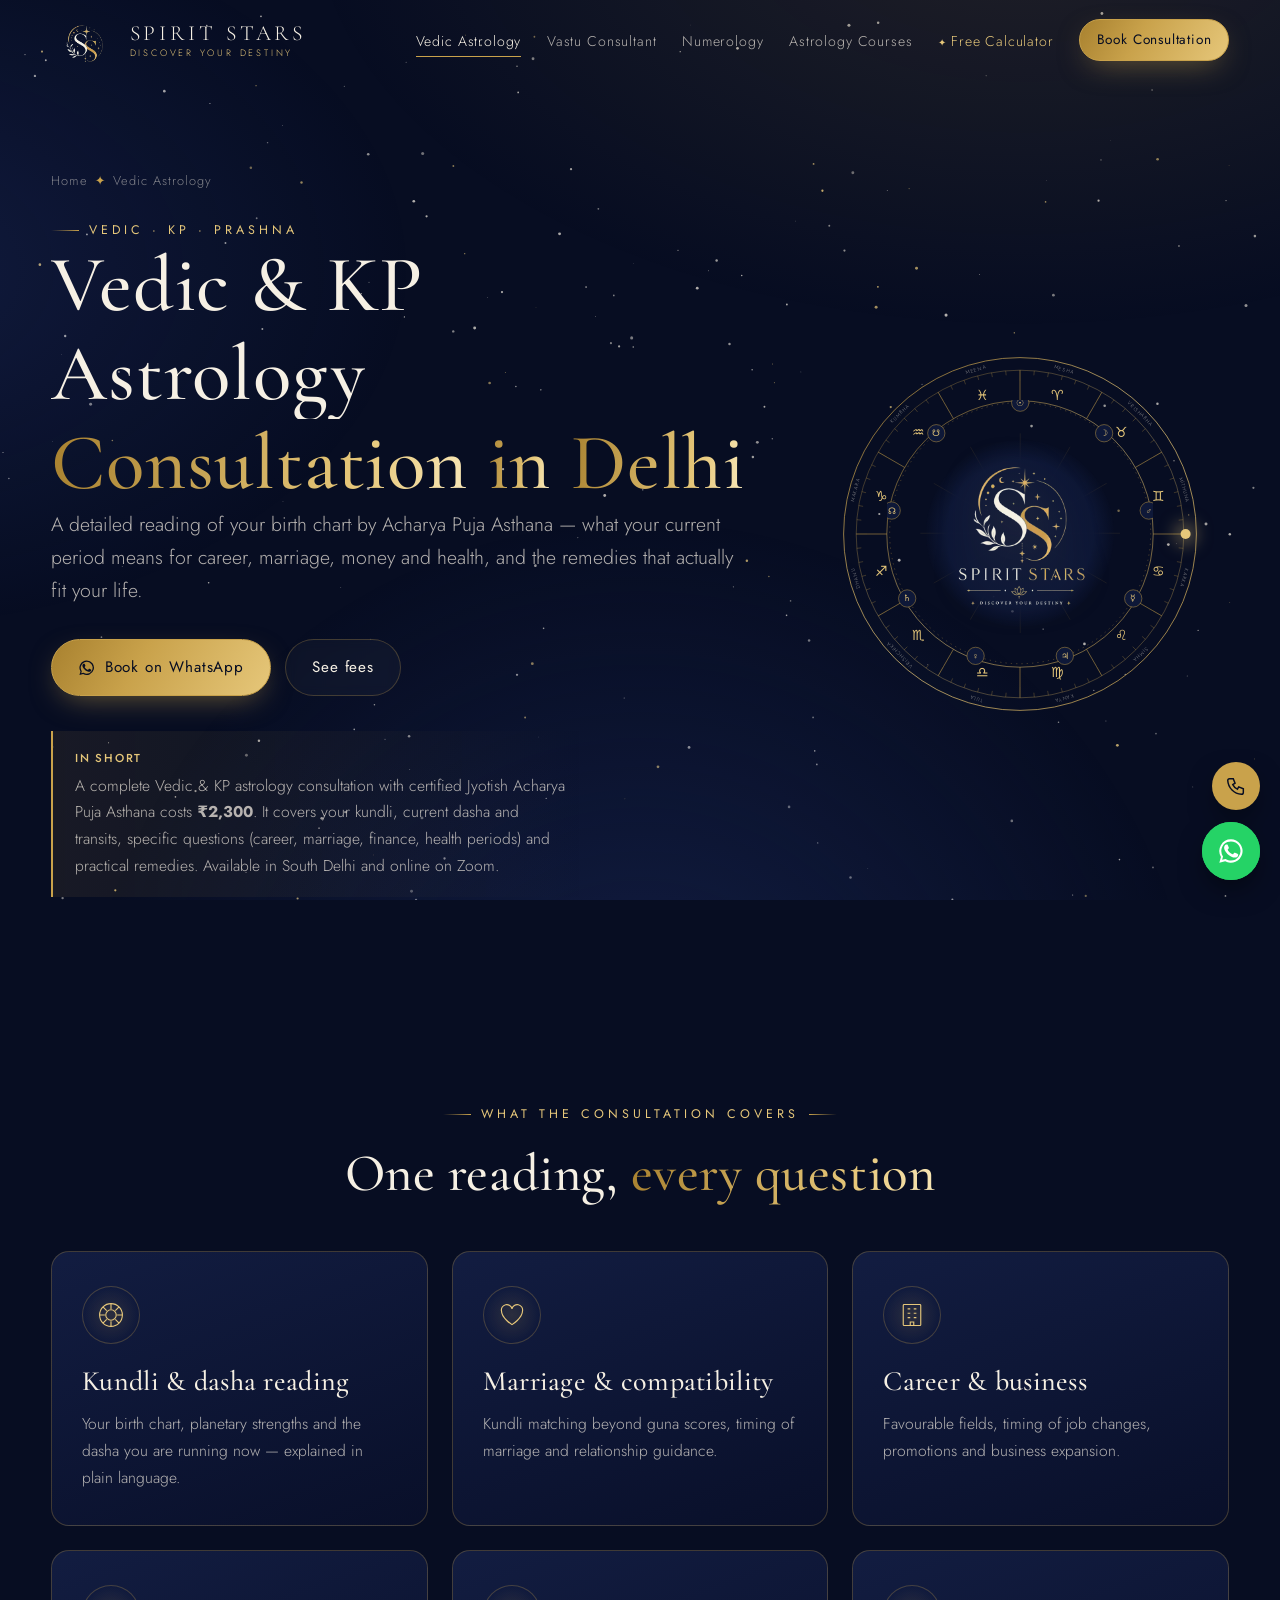
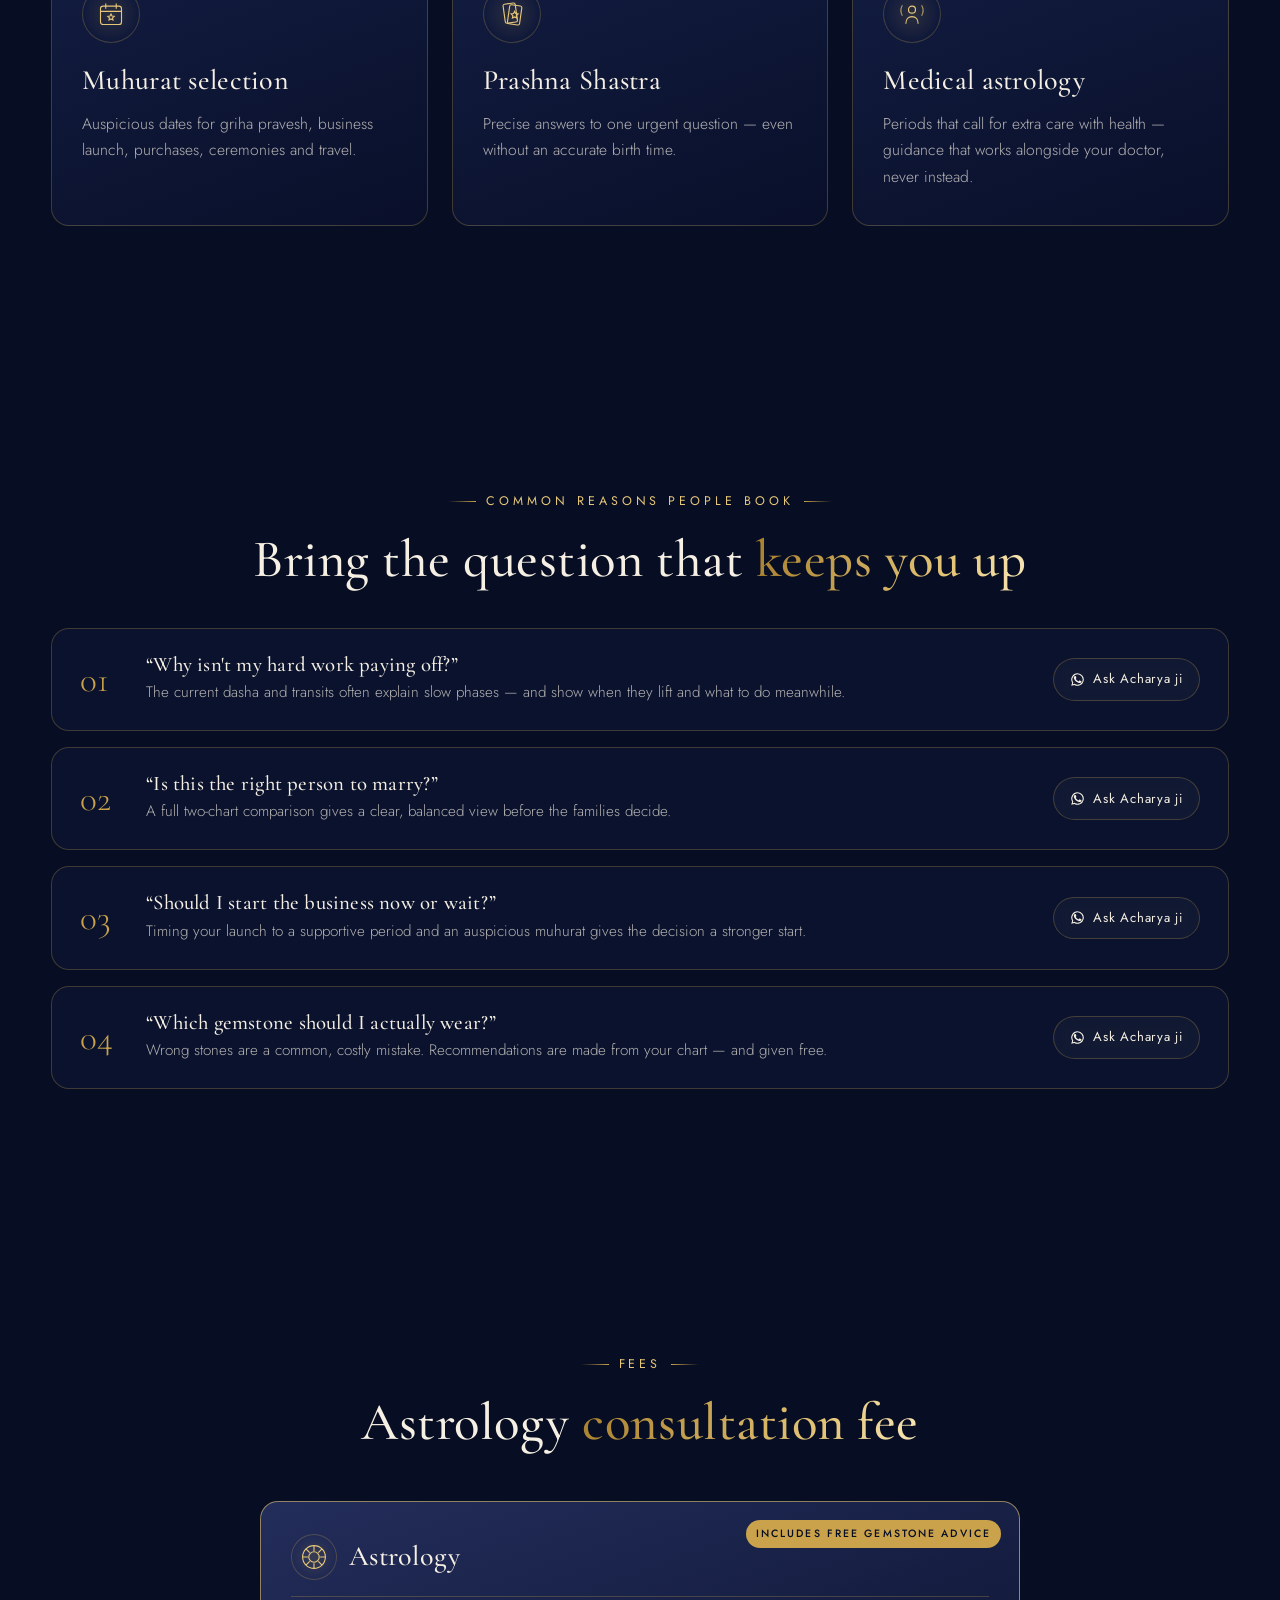
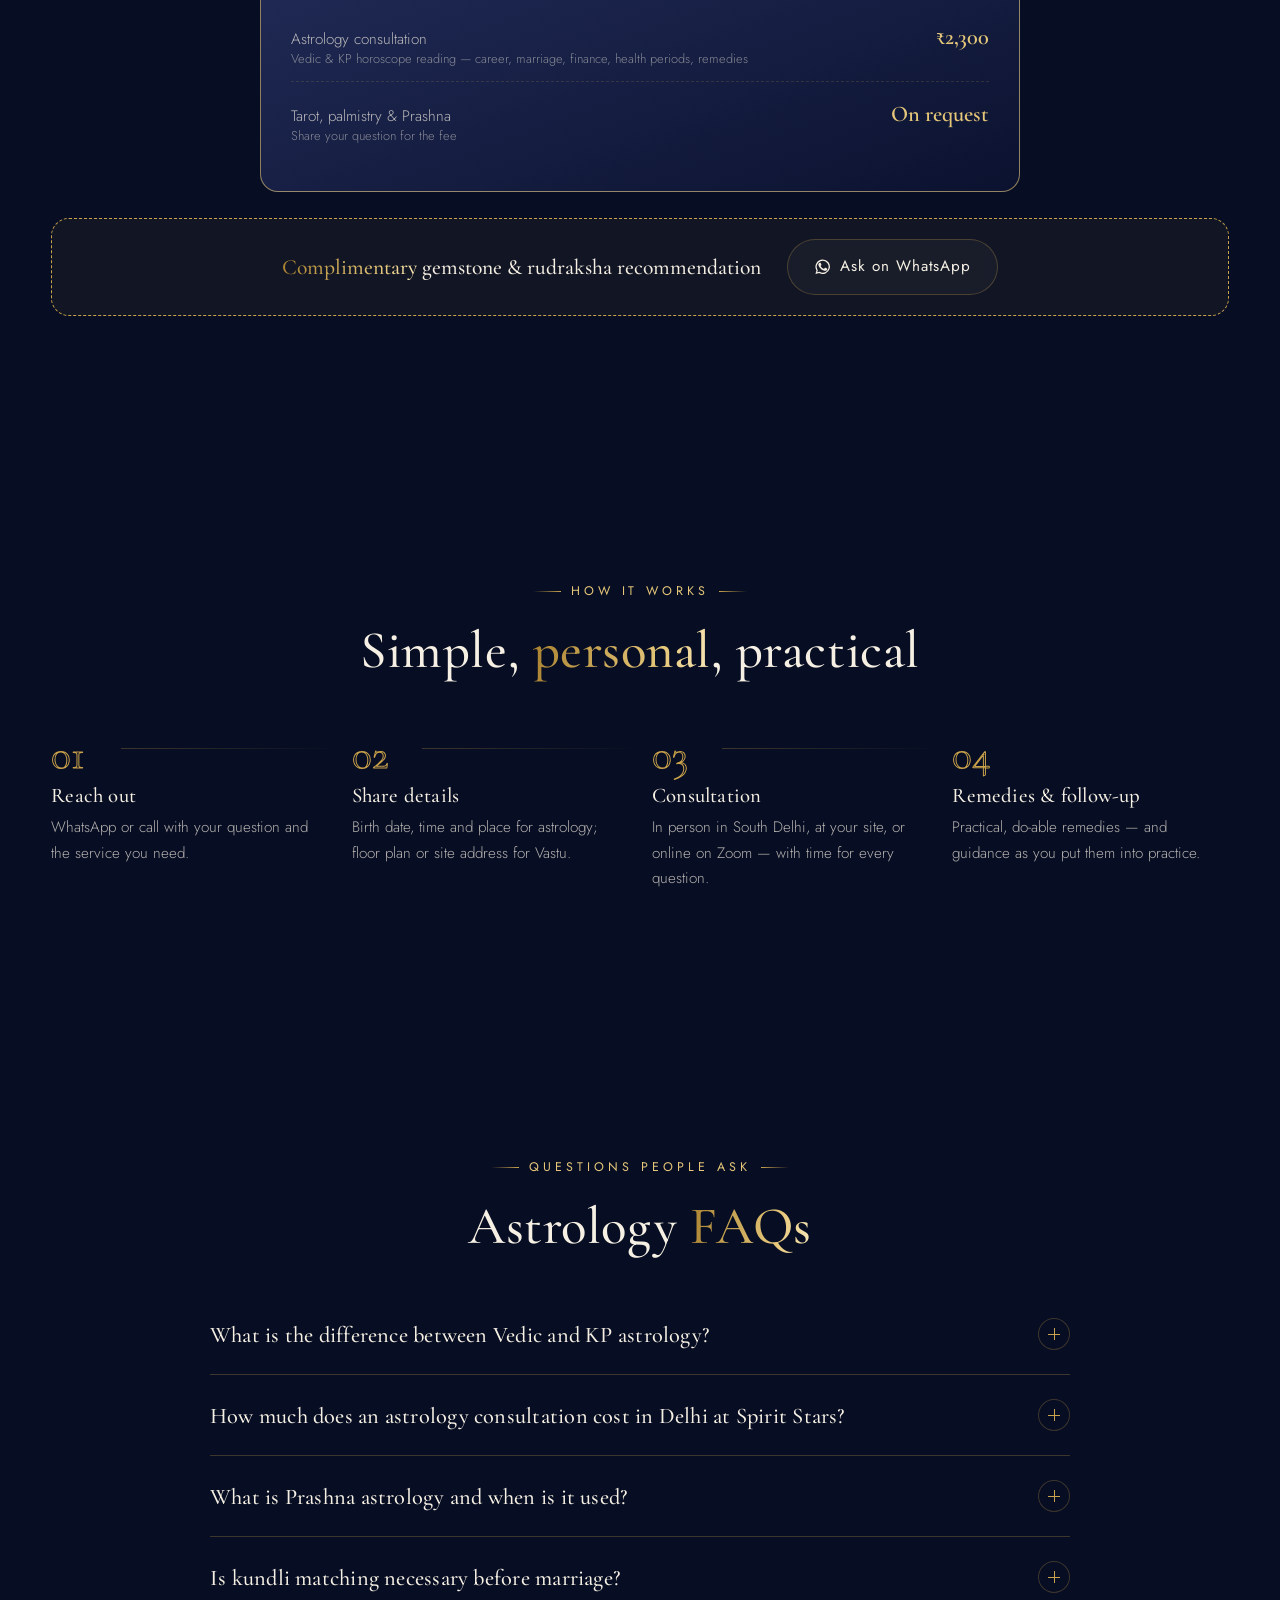
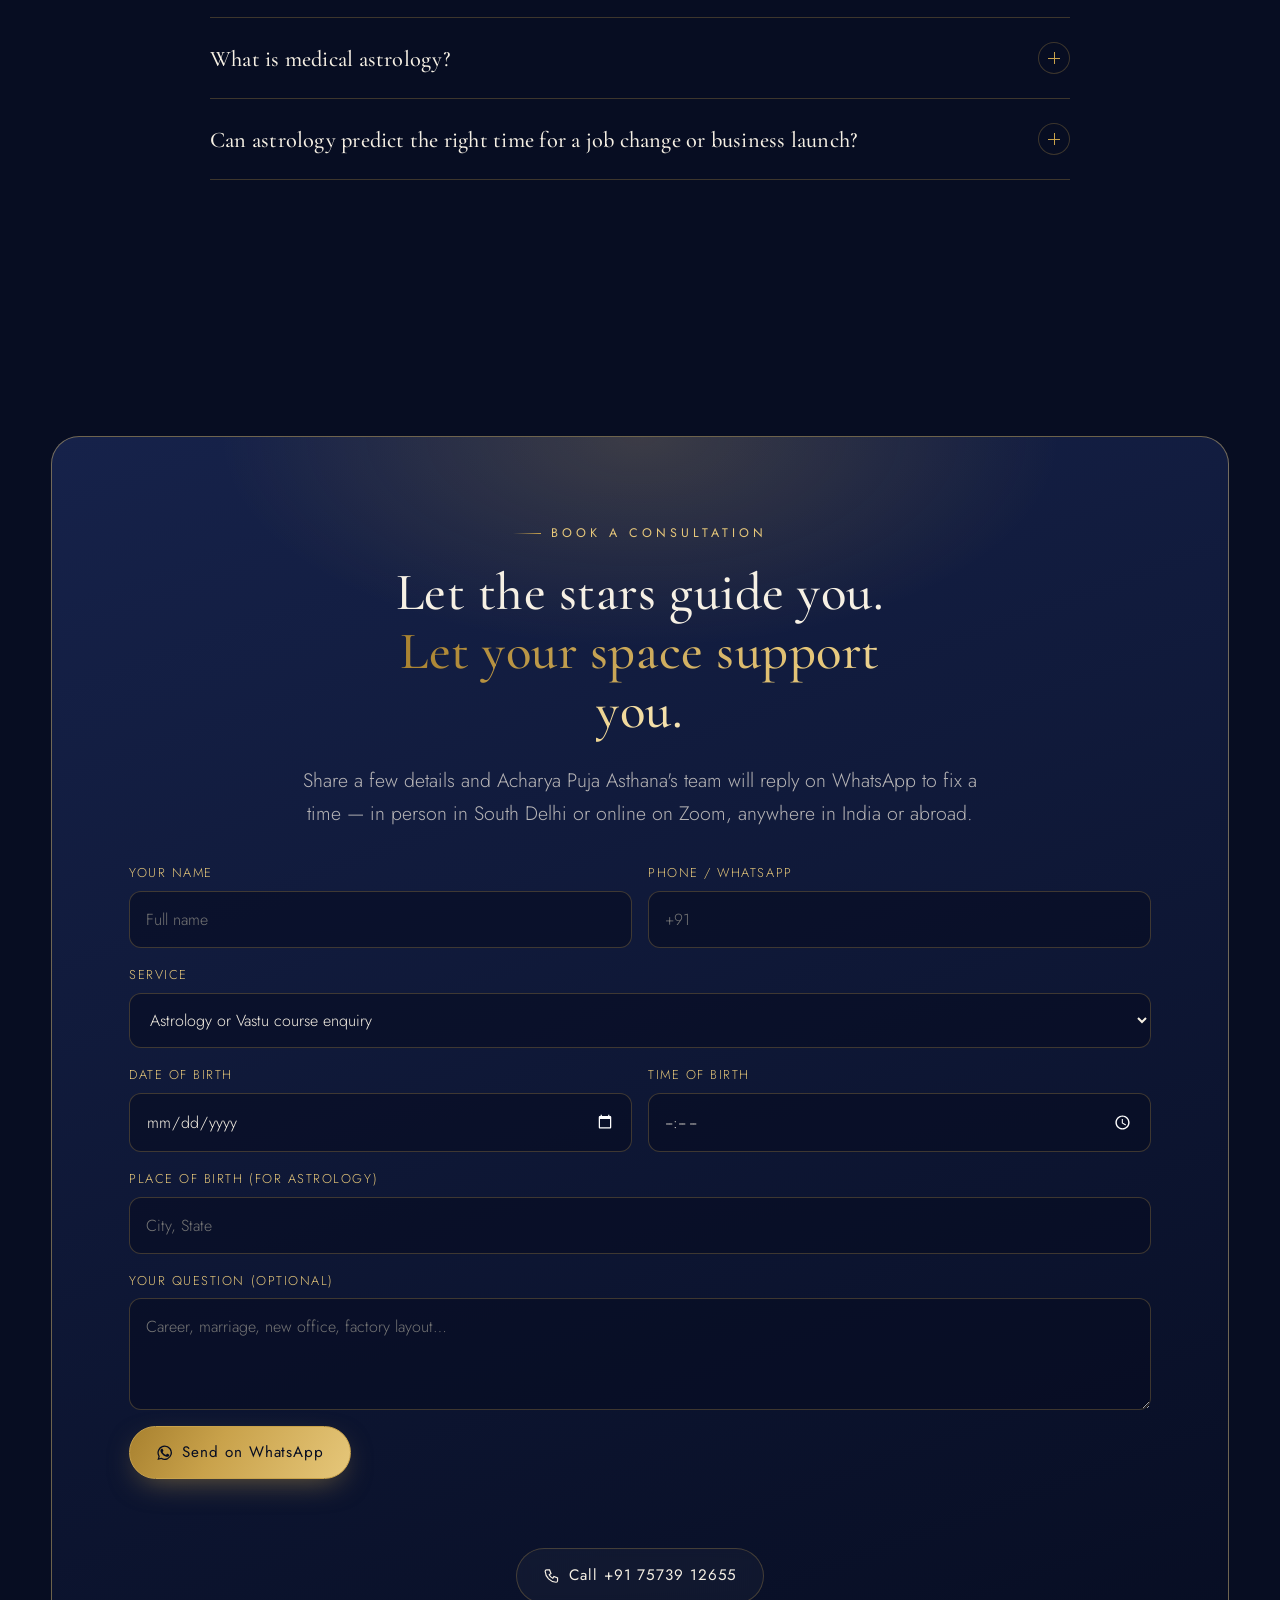
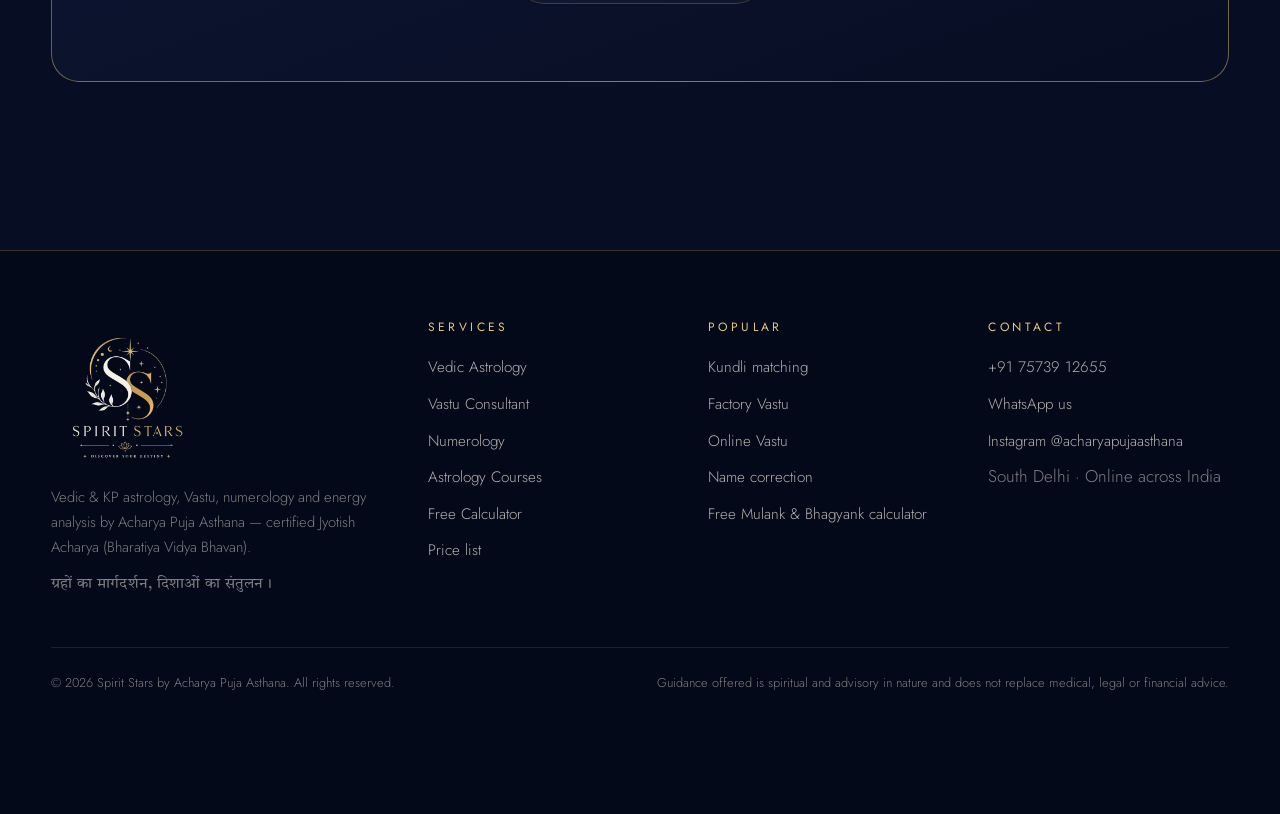
<file: vedic-astrology-consultation-delhi.html>
<!DOCTYPE html>
<html lang="en-IN">
<head>
<meta charset="utf-8">
<meta name="viewport" content="width=device-width, initial-scale=1">
<title>Vedic &amp; KP Astrology Consultation in Delhi | Spirit Stars</title>
<meta name="description" content="Book a Vedic &amp; KP astrology consultation in Delhi with Acharya Puja Asthana — kundli reading, marriage matching, career, Prashna and muhurat. ₹2,300, in person or on Zoom.">
<link rel="canonical" href="https://utkarshkalra02.github.io/acharya-puja-asthana-website/vedic-astrology-consultation-delhi.html">
<meta name="robots" content="index,follow,max-image-preview:large">
<meta name="theme-color" content="#070d22">
<meta name="geo.region" content="IN-DL"><meta name="geo.placename" content="South Delhi">
<meta property="og:type" content="website"><meta property="og:site_name" content="Spirit Stars">
<meta property="og:title" content="Vedic &amp; KP Astrology Consultation in Delhi | Spirit Stars"><meta property="og:description" content="Book a Vedic &amp; KP astrology consultation in Delhi with Acharya Puja Asthana — kundli reading, marriage matching, career, Prashna and muhurat. ₹2,300, in person or on Zoom.">
<meta property="og:url" content="https://utkarshkalra02.github.io/acharya-puja-asthana-website/vedic-astrology-consultation-delhi.html"><meta property="og:image" content="https://utkarshkalra02.github.io/acharya-puja-asthana-website/assets/img/og-spirit-stars.jpg"><meta property="og:locale" content="en_IN">
<meta name="twitter:card" content="summary_large_image">
<link rel="icon" type="image/png" sizes="48x48" href="assets/img/favicon-48.png">
<link rel="apple-touch-icon" href="assets/img/favicon-180.png">
<link rel="preconnect" href="https://fonts.googleapis.com"><link rel="preconnect" href="https://fonts.gstatic.com" crossorigin>
<link href="https://fonts.googleapis.com/css2?family=Cormorant+Garamond:ital,wght@0,400;0,500;0,600;1,400;1,500&family=Jost:wght@300;400;500&family=Tiro+Devanagari+Hindi&display=swap" rel="stylesheet">
<link rel="stylesheet" href="assets/css/style.css?v=5fd42387">
<!-- REMARKETING / ANALYTICS: paste the Google tag (GA4 + Google Ads) and Meta Pixel snippets here.
     main.js already fires 'whatsapp_click', 'call_click' and 'generate_lead' events once they exist. -->
<script type="application/ld+json">{"@context": "https://schema.org", "@type": ["ProfessionalService", "LocalBusiness"], "@id": "https://utkarshkalra02.github.io/acharya-puja-asthana-website/#business", "name": "Spirit Stars", "alternateName": "Spirit Stars by Acharya Puja Asthana", "slogan": "Discover Your Destiny", "description": "Vedic & KP astrology, Vastu & Astro-Vastu consultation, numerology, tarot and aura scanning in South Delhi and online across India, by Acharya Puja Asthana.", "url": "https://utkarshkalra02.github.io/acharya-puja-asthana-website/", "logo": "https://utkarshkalra02.github.io/acharya-puja-asthana-website/assets/img/spirit-stars-logo.webp", "image": "https://utkarshkalra02.github.io/acharya-puja-asthana-website/assets/img/acharya-puja-asthana-portrait.jpg", "telephone": "+917573912655", "priceRange": "₹905 – ₹95,000", "currenciesAccepted": "INR", "address": {"@type": "PostalAddress", "addressLocality": "South Delhi", "addressRegion": "Delhi", "addressCountry": "IN"}, "areaServed": [{"@type": "Place", "name": "South Delhi"}, {"@type": "Place", "name": "Delhi NCR"}, {"@type": "Country", "name": "India"}], "sameAs": ["https://www.instagram.com/acharyapujaasthana/"], "founder": {"@type": "Person", "@id": "https://utkarshkalra02.github.io/acharya-puja-asthana-website/#acharya", "name": "Acharya Puja Asthana", "jobTitle": "Jyotish Acharya, Vastu & Astro-Vastu Consultant, Aura Scanning Analyst", "knowsAbout": ["Vedic astrology", "KP astrology", "Prashna Shastra", "Vastu Shastra", "Astro-Vastu", "Numerology", "Tarot", "Palmistry", "Aura scanning"], "hasCredential": {"@type": "EducationalOccupationalCredential", "credentialCategory": "Jyotish Acharya", "recognizedBy": {"@type": "Organization", "name": "Bharatiya Vidya Bhavan"}}, "sameAs": ["https://www.instagram.com/acharyapujaasthana/"]}, "knowsLanguage": ["en", "hi"]}</script>
<script type="application/ld+json">{"@context": "https://schema.org", "@type": "Service", "name": "Vedic & KP Astrology Consultation", "provider": {"@id": "https://utkarshkalra02.github.io/acharya-puja-asthana-website/#business"}, "areaServed": ["South Delhi", "Delhi NCR", "India"], "url": "https://utkarshkalra02.github.io/acharya-puja-asthana-website/vedic-astrology-consultation-delhi.html", "offers": [{"@type": "Offer", "name": "Astrology consultation", "price": "2300", "priceCurrency": "INR"}]}</script>
<script type="application/ld+json">{"@context": "https://schema.org", "@type": "FAQPage", "mainEntity": [{"@type": "Question", "name": "What is the difference between Vedic and KP astrology?", "acceptedAnswer": {"@type": "Answer", "text": "Vedic (Parashari) astrology reads the whole birth chart through signs, houses, planets and dashas to describe life themes and periods. KP (Krishnamurti Paddhati) astrology uses star-lords and sub-lords for sharper yes/no answers and event timing. Acharya Puja Asthana uses both, choosing the method that best fits your question."}}, {"@type": "Question", "name": "How much does an astrology consultation cost in Delhi at Spirit Stars?", "acceptedAnswer": {"@type": "Answer", "text": "A complete astrology consultation is ₹2,300, in person in South Delhi or online on Zoom. Gemstone and rudraksha recommendations are included free."}}, {"@type": "Question", "name": "What is Prashna astrology and when is it used?", "acceptedAnswer": {"@type": "Answer", "text": "Prashna (horary) astrology answers a specific question using the chart of the moment the question is asked. It is useful when your birth time is unknown or when you need guidance on one urgent matter."}}, {"@type": "Question", "name": "Is kundli matching necessary before marriage?", "acceptedAnswer": {"@type": "Answer", "text": "Many families use kundli matching to understand compatibility, temperament and timing. Beyond guna scores, Acharya ji looks at the full charts of both partners, so the advice is practical rather than a simple pass or fail."}}, {"@type": "Question", "name": "What is medical astrology?", "acceptedAnswer": {"@type": "Answer", "text": "Medical astrology studies the chart for periods that call for extra care with health. It is guidance only and always works alongside — never instead of — advice from your doctor."}}, {"@type": "Question", "name": "Can astrology predict the right time for a job change or business launch?", "acceptedAnswer": {"@type": "Answer", "text": "Astrology can show favourable and challenging periods through dashas and transits, and muhurat selection helps pick an auspicious date. Decisions remain yours; astrology helps you time and prepare for them."}}]}</script>
<script type="application/ld+json">{"@context": "https://schema.org", "@type": "BreadcrumbList", "itemListElement": [{"@type": "ListItem", "position": 1, "name": "Home", "item": "https://utkarshkalra02.github.io/acharya-puja-asthana-website/"}, {"@type": "ListItem", "position": 2, "name": "Vedic Astrology", "item": "https://utkarshkalra02.github.io/acharya-puja-asthana-website/vedic-astrology-consultation-delhi.html"}]}</script>
</head>
<body>
<div class="loader" aria-hidden="true"><img src="assets/img/spirit-stars-mark-light.webp" alt="" width="110" height="73"></div>
<canvas id="sky" aria-hidden="true"></canvas><div class="sky-glow"></div><div class="cursor-glow"></div>
<header class="site-header"><div class="wrap nav">
<a class="brand" href="index.html" aria-label="Spirit Stars home"><img src="assets/img/spirit-stars-mark-light.webp" alt="Spirit Stars logo" width="66" height="44"><span>Spirit Stars<small>DISCOVER YOUR DESTINY</small></span></a>
<nav aria-label="Main"><ul class="menu" id="menu"><li><a href="vedic-astrology-consultation-delhi.html" aria-current=page>Vedic Astrology</a></li><li><a href="vastu-consultant-south-delhi.html">Vastu Consultant</a></li><li><a href="numerology-consultation-delhi.html">Numerology</a></li><li><a href="astrology-vastu-course-delhi.html">Astrology Courses</a></li><li><a href="free-numerology-calculator.html" class=free>Free Calculator</a></li><li><a class="btn btn-gold" href="#book">Book Consultation</a></li></ul></nav>
<button class="burger" aria-label="Open menu" aria-controls="menu" aria-expanded="false"><i></i><i></i><i></i></button>
</div></header>
<main>
<section class="page-hero"><div class="wrap hero-grid"><div>
<nav class="crumbs rv" aria-label="Breadcrumb"><a href="index.html">Home</a><span>✦</span>Vedic Astrology</nav>
<span class="eyebrow rv">Vedic · KP · Prashna</span>
<h1 class="split-text">Vedic &amp; KP Astrology <span class="gold">Consultation in Delhi</span></h1>
<p class="lead rv d2">A detailed reading of your birth chart by Acharya Puja Asthana — what your current period means for career, marriage, money and health, and the remedies that actually fit your life.</p>
<div class="btn-row rv d3"><a class="btn btn-gold" data-wa="Namaste, I would like to book a Vedic astrology consultation (₹2,300). My birth details are:" href="https://wa.me/917573912655"><svg viewBox="0 0 24 24" fill="currentColor" aria-hidden="true"><path d="M17.5 14.4c-.3-.1-1.7-.8-2-.9-.3-.1-.5-.1-.7.1-.2.3-.8.9-.9 1.1-.2.2-.3.2-.6.1-.3-.1-1.2-.5-2.4-1.5-.9-.8-1.5-1.8-1.6-2.1-.2-.3 0-.5.1-.6l.4-.5c.1-.2.2-.3.3-.5.1-.2 0-.4 0-.5l-.9-2.2c-.2-.6-.5-.5-.7-.5h-.6c-.2 0-.5.1-.8.4-.3.3-1 1-1 2.5s1.1 2.9 1.2 3.1c.1.2 2.1 3.2 5.1 4.5.7.3 1.3.5 1.7.6.7.2 1.4.2 1.9.1.6-.1 1.7-.7 2-1.4.2-.7.2-1.2.2-1.4-.1-.1-.3-.2-.6-.3zM12 2a10 10 0 0 0-8.6 15.1L2 22l5-1.3A10 10 0 1 0 12 2zm0 18.2c-1.5 0-3-.4-4.3-1.2l-.3-.2-3 .8.8-2.9-.2-.3A8.2 8.2 0 1 1 12 20.2z"/></svg> Book on WhatsApp</a><a class="btn btn-ghost" href="#prices">See fees</a></div>
<div class="hero-tldr rv d3"><b>In short</b>A complete Vedic &amp; KP astrology consultation with certified Jyotish Acharya Puja Asthana costs <strong>₹2,300</strong>. It covers your kundli, current dasha and transits, specific questions (career, marriage, finance, health periods) and practical remedies. Available in South Delhi and online on Zoom.</div>
</div><div class="hero-visual rv" aria-hidden="true"><div class="wheel"></div><div class="wheel-inner"></div><span class="orbit-dot"></span>
<div class="hero-logo"><img src="assets/img/spirit-stars-logo-light.webp" alt="" width="520" height="520"></div></div></div></section>
<section><div class="wrap">
<div class="center"><span class="eyebrow rv">What the consultation covers</span><h2 class="rv d1">One reading, <span class='gold'>every question</span></h2></div>
<div class="grid g3" style="margin-top:3rem">
<article class="card rv "><div class="icon"><svg viewBox="0 0 32 32" fill="none" stroke="currentColor" stroke-width="1.3" aria-hidden="true"><circle cx="16" cy="16" r="13"/><circle cx="16" cy="16" r="6"/><path d="M16 3v6M16 23v6M3 16h6M23 16h6M6.8 6.8l4.3 4.3M20.9 20.9l4.3 4.3M25.2 6.8l-4.3 4.3M11.1 20.9l-4.3 4.3"/></svg></div><h3>Kundli &amp; dasha reading</h3><p>Your birth chart, planetary strengths and the dasha you are running now — explained in plain language.</p></article>
<article class="card rv d1" id="kundli-matching"><div class="icon"><svg viewBox="0 0 32 32" fill="none" stroke="currentColor" stroke-width="1.3" aria-hidden="true"><path d="M16 27S4 19.5 4 11.5A6 6 0 0 1 16 9a6 6 0 0 1 12 2.5C28 19.5 16 27 16 27z"/></svg></div><h3>Marriage &amp; compatibility</h3><p>Kundli matching beyond guna scores, timing of marriage and relationship guidance.</p></article>
<article class="card rv d2"><div class="icon"><svg viewBox="0 0 32 32" fill="none" stroke="currentColor" stroke-width="1.3" aria-hidden="true"><rect x="6" y="4" width="20" height="24" rx="1"/><path d="M11 9h3M18 9h3M11 14h3M18 14h3M11 19h3M18 19h3M14 28v-4h4v4"/></svg></div><h3>Career &amp; business</h3><p>Favourable fields, timing of job changes, promotions and business expansion.</p></article>
<article class="card rv "><div class="icon"><svg viewBox="0 0 32 32" fill="none" stroke="currentColor" stroke-width="1.3" aria-hidden="true"><rect x="4" y="7" width="24" height="21" rx="3"/><path d="M4 13h24M10 4v6M22 4v6"/><path d="m16 16 1.1 2.3 2.5.4-1.8 1.7.4 2.5-2.2-1.2-2.2 1.2.4-2.5-1.8-1.7 2.5-.4z"/></svg></div><h3>Muhurat selection</h3><p>Auspicious dates for griha pravesh, business launch, purchases, ceremonies and travel.</p></article>
<article class="card rv d1"><div class="icon"><svg viewBox="0 0 32 32" fill="none" stroke="currentColor" stroke-width="1.3" aria-hidden="true"><rect x="7" y="4" width="14" height="22" rx="2" transform="rotate(-8 14 15)"/><rect x="12" y="6" width="14" height="22" rx="2" transform="rotate(8 19 17)"/><path d="m19 13 1.2 2.5 2.8.4-2 2 .5 2.7-2.5-1.3-2.5 1.3.5-2.7-2-2 2.8-.4z"/></svg></div><h3>Prashna Shastra</h3><p>Precise answers to one urgent question — even without an accurate birth time.</p></article>
<article class="card rv d2"><div class="icon"><svg viewBox="0 0 32 32" fill="none" stroke="currentColor" stroke-width="1.3" aria-hidden="true"><circle cx="16" cy="11" r="4"/><path d="M9 27c0-5 3-8 7-8s7 3 7 8"/><path d="M5 18a12 12 0 0 1 0-12M27 6a12 12 0 0 1 0 12" opacity=".7"/></svg></div><h3>Medical astrology</h3><p>Periods that call for extra care with health — guidance that works alongside your doctor, never instead.</p></article>
</div></div></section>
<section><div class="wrap">
<div class="center"><span class="eyebrow rv">Common reasons people book</span><h2 class="rv d1">Bring the question that <span class='gold'>keeps you up</span></h2></div>
<div class="pains"><div class="pain rv"><span class="n">01</span><div><h3>“Why isn't my hard work paying off?”</h3><p>The current dasha and transits often explain slow phases — and show when they lift and what to do meanwhile.</p></div><a class="btn btn-ghost" data-wa="Namaste, I would like a career reading. My birth details are:" href="https://wa.me/917573912655"><svg viewBox="0 0 24 24" fill="currentColor" aria-hidden="true"><path d="M17.5 14.4c-.3-.1-1.7-.8-2-.9-.3-.1-.5-.1-.7.1-.2.3-.8.9-.9 1.1-.2.2-.3.2-.6.1-.3-.1-1.2-.5-2.4-1.5-.9-.8-1.5-1.8-1.6-2.1-.2-.3 0-.5.1-.6l.4-.5c.1-.2.2-.3.3-.5.1-.2 0-.4 0-.5l-.9-2.2c-.2-.6-.5-.5-.7-.5h-.6c-.2 0-.5.1-.8.4-.3.3-1 1-1 2.5s1.1 2.9 1.2 3.1c.1.2 2.1 3.2 5.1 4.5.7.3 1.3.5 1.7.6.7.2 1.4.2 1.9.1.6-.1 1.7-.7 2-1.4.2-.7.2-1.2.2-1.4-.1-.1-.3-.2-.6-.3zM12 2a10 10 0 0 0-8.6 15.1L2 22l5-1.3A10 10 0 1 0 12 2zm0 18.2c-1.5 0-3-.4-4.3-1.2l-.3-.2-3 .8.8-2.9-.2-.3A8.2 8.2 0 1 1 12 20.2z"/></svg> Ask Acharya ji</a></div><div class="pain rv"><span class="n">02</span><div><h3>“Is this the right person to marry?”</h3><p>A full two-chart comparison gives a clear, balanced view before the families decide.</p></div><a class="btn btn-ghost" data-wa="Namaste, I would like kundli matching for marriage." href="https://wa.me/917573912655"><svg viewBox="0 0 24 24" fill="currentColor" aria-hidden="true"><path d="M17.5 14.4c-.3-.1-1.7-.8-2-.9-.3-.1-.5-.1-.7.1-.2.3-.8.9-.9 1.1-.2.2-.3.2-.6.1-.3-.1-1.2-.5-2.4-1.5-.9-.8-1.5-1.8-1.6-2.1-.2-.3 0-.5.1-.6l.4-.5c.1-.2.2-.3.3-.5.1-.2 0-.4 0-.5l-.9-2.2c-.2-.6-.5-.5-.7-.5h-.6c-.2 0-.5.1-.8.4-.3.3-1 1-1 2.5s1.1 2.9 1.2 3.1c.1.2 2.1 3.2 5.1 4.5.7.3 1.3.5 1.7.6.7.2 1.4.2 1.9.1.6-.1 1.7-.7 2-1.4.2-.7.2-1.2.2-1.4-.1-.1-.3-.2-.6-.3zM12 2a10 10 0 0 0-8.6 15.1L2 22l5-1.3A10 10 0 1 0 12 2zm0 18.2c-1.5 0-3-.4-4.3-1.2l-.3-.2-3 .8.8-2.9-.2-.3A8.2 8.2 0 1 1 12 20.2z"/></svg> Ask Acharya ji</a></div><div class="pain rv"><span class="n">03</span><div><h3>“Should I start the business now or wait?”</h3><p>Timing your launch to a supportive period and an auspicious muhurat gives the decision a stronger start.</p></div><a class="btn btn-ghost" data-wa="Namaste, I need guidance on the timing of a business decision." href="https://wa.me/917573912655"><svg viewBox="0 0 24 24" fill="currentColor" aria-hidden="true"><path d="M17.5 14.4c-.3-.1-1.7-.8-2-.9-.3-.1-.5-.1-.7.1-.2.3-.8.9-.9 1.1-.2.2-.3.2-.6.1-.3-.1-1.2-.5-2.4-1.5-.9-.8-1.5-1.8-1.6-2.1-.2-.3 0-.5.1-.6l.4-.5c.1-.2.2-.3.3-.5.1-.2 0-.4 0-.5l-.9-2.2c-.2-.6-.5-.5-.7-.5h-.6c-.2 0-.5.1-.8.4-.3.3-1 1-1 2.5s1.1 2.9 1.2 3.1c.1.2 2.1 3.2 5.1 4.5.7.3 1.3.5 1.7.6.7.2 1.4.2 1.9.1.6-.1 1.7-.7 2-1.4.2-.7.2-1.2.2-1.4-.1-.1-.3-.2-.6-.3zM12 2a10 10 0 0 0-8.6 15.1L2 22l5-1.3A10 10 0 1 0 12 2zm0 18.2c-1.5 0-3-.4-4.3-1.2l-.3-.2-3 .8.8-2.9-.2-.3A8.2 8.2 0 1 1 12 20.2z"/></svg> Ask Acharya ji</a></div><div class="pain rv"><span class="n">04</span><div><h3>“Which gemstone should I actually wear?”</h3><p>Wrong stones are a common, costly mistake. Recommendations are made from your chart — and given free.</p></div><a class="btn btn-ghost" data-wa="Namaste, I would like a gemstone recommendation from my chart." href="https://wa.me/917573912655"><svg viewBox="0 0 24 24" fill="currentColor" aria-hidden="true"><path d="M17.5 14.4c-.3-.1-1.7-.8-2-.9-.3-.1-.5-.1-.7.1-.2.3-.8.9-.9 1.1-.2.2-.3.2-.6.1-.3-.1-1.2-.5-2.4-1.5-.9-.8-1.5-1.8-1.6-2.1-.2-.3 0-.5.1-.6l.4-.5c.1-.2.2-.3.3-.5.1-.2 0-.4 0-.5l-.9-2.2c-.2-.6-.5-.5-.7-.5h-.6c-.2 0-.5.1-.8.4-.3.3-1 1-1 2.5s1.1 2.9 1.2 3.1c.1.2 2.1 3.2 5.1 4.5.7.3 1.3.5 1.7.6.7.2 1.4.2 1.9.1.6-.1 1.7-.7 2-1.4.2-.7.2-1.2.2-1.4-.1-.1-.3-.2-.6-.3zM12 2a10 10 0 0 0-8.6 15.1L2 22l5-1.3A10 10 0 1 0 12 2zm0 18.2c-1.5 0-3-.4-4.3-1.2l-.3-.2-3 .8.8-2.9-.2-.3A8.2 8.2 0 1 1 12 20.2z"/></svg> Ask Acharya ji</a></div></div>
</div></section>
<section id="prices"><div class="wrap">
<div class="center"><span class="eyebrow rv">Fees</span><h2 class="rv d1">Astrology <span class='gold'>consultation fee</span></h2></div>
<div class="prices" style="margin-top:3rem;max-width:760px;margin-inline:auto"><article class="card price-card rv featured"><span class="tag">Includes free gemstone advice</span>
<h3><span class="icon" style="margin:0;width:46px;height:46px"><svg viewBox="0 0 32 32" fill="none" stroke="currentColor" stroke-width="1.3" aria-hidden="true"><circle cx="16" cy="16" r="13"/><circle cx="16" cy="16" r="6"/><path d="M16 3v6M16 23v6M3 16h6M23 16h6M6.8 6.8l4.3 4.3M20.9 20.9l4.3 4.3M25.2 6.8l-4.3 4.3M11.1 20.9l-4.3 4.3"/></svg></span>Astrology</h3><div class="price-row"><span>Astrology consultation<small>Vedic &amp; KP horoscope reading — career, marriage, finance, health periods, remedies</small></span><b>₹2,300</b></div><div class="price-row"><span>Tarot, palmistry &amp; Prashna<small>Share your question for the fee</small></span><b>On request</b></div></article></div>
<div class="free-strip rv"><strong><span class="gold">Complimentary</span> gemstone &amp; rudraksha recommendation</strong><a class="btn btn-ghost" data-wa="Namaste, I would like a gemstone / rudraksha recommendation." href="https://wa.me/917573912655"><svg viewBox="0 0 24 24" fill="currentColor" aria-hidden="true"><path d="M17.5 14.4c-.3-.1-1.7-.8-2-.9-.3-.1-.5-.1-.7.1-.2.3-.8.9-.9 1.1-.2.2-.3.2-.6.1-.3-.1-1.2-.5-2.4-1.5-.9-.8-1.5-1.8-1.6-2.1-.2-.3 0-.5.1-.6l.4-.5c.1-.2.2-.3.3-.5.1-.2 0-.4 0-.5l-.9-2.2c-.2-.6-.5-.5-.7-.5h-.6c-.2 0-.5.1-.8.4-.3.3-1 1-1 2.5s1.1 2.9 1.2 3.1c.1.2 2.1 3.2 5.1 4.5.7.3 1.3.5 1.7.6.7.2 1.4.2 1.9.1.6-.1 1.7-.7 2-1.4.2-.7.2-1.2.2-1.4-.1-.1-.3-.2-.6-.3zM12 2a10 10 0 0 0-8.6 15.1L2 22l5-1.3A10 10 0 1 0 12 2zm0 18.2c-1.5 0-3-.4-4.3-1.2l-.3-.2-3 .8.8-2.9-.2-.3A8.2 8.2 0 1 1 12 20.2z"/></svg> Ask on WhatsApp</a></div>
</div></section>
<section><div class="wrap"><div class="center"><span class="eyebrow rv">How it works</span><h2 class="rv d1">Simple, <span class='gold'>personal</span>, practical</h2></div><div class="steps">
<div class="step rv"><h3>Reach out</h3><p>WhatsApp or call with your question and the service you need.</p></div>
<div class="step rv d1"><h3>Share details</h3><p>Birth date, time and place for astrology; floor plan or site address for Vastu.</p></div>
<div class="step rv d2"><h3>Consultation</h3><p>In person in South Delhi, at your site, or online on Zoom — with time for every question.</p></div>
<div class="step rv d3"><h3>Remedies &amp; follow-up</h3><p>Practical, do-able remedies — and guidance as you put them into practice.</p></div>
</div></div></section>
<section id="faq"><div class="wrap"><div class="center"><span class="eyebrow rv">Questions people ask</span><h2 class="rv d1">Astrology <span class='gold'>FAQs</span></h2></div><div class="faq"><details class="rv"><summary><h3>What is the difference between Vedic and KP astrology?</h3></summary><div class="ans"><p>Vedic (Parashari) astrology reads the whole birth chart through signs, houses, planets and dashas to describe life themes and periods. KP (Krishnamurti Paddhati) astrology uses star-lords and sub-lords for sharper yes/no answers and event timing. Acharya Puja Asthana uses both, choosing the method that best fits your question.</p></div></details><details class="rv"><summary><h3>How much does an astrology consultation cost in Delhi at Spirit Stars?</h3></summary><div class="ans"><p>A complete astrology consultation is ₹2,300, in person in South Delhi or online on Zoom. Gemstone and rudraksha recommendations are included free.</p></div></details><details class="rv"><summary><h3>What is Prashna astrology and when is it used?</h3></summary><div class="ans"><p>Prashna (horary) astrology answers a specific question using the chart of the moment the question is asked. It is useful when your birth time is unknown or when you need guidance on one urgent matter.</p></div></details><details class="rv"><summary><h3>Is kundli matching necessary before marriage?</h3></summary><div class="ans"><p>Many families use kundli matching to understand compatibility, temperament and timing. Beyond guna scores, Acharya ji looks at the full charts of both partners, so the advice is practical rather than a simple pass or fail.</p></div></details><details class="rv"><summary><h3>What is medical astrology?</h3></summary><div class="ans"><p>Medical astrology studies the chart for periods that call for extra care with health. It is guidance only and always works alongside — never instead of — advice from your doctor.</p></div></details><details class="rv"><summary><h3>Can astrology predict the right time for a job change or business launch?</h3></summary><div class="ans"><p>Astrology can show favourable and challenging periods through dashas and transits, and muhurat selection helps pick an auspicious date. Decisions remain yours; astrology helps you time and prepare for them.</p></div></details></div></div></section>
<section id="book"><div class="wrap"><div class="cta-band rv">
<span class="eyebrow">Book a consultation</span>
<h2>Let the stars guide you. <span class="gold">Let your space support you.</span></h2>
<p class="lead">Share a few details and Acharya Puja Asthana's team will reply on WhatsApp to fix a time — in person in South Delhi or online on Zoom, anywhere in India or abroad.</p>
<form class="book" novalidate>
<label>Your name<input name="name" autocomplete="name" required placeholder="Full name"></label>
<label>Phone / WhatsApp<input name="phone" type="tel" autocomplete="tel" required placeholder="+91"></label>
<label class="full">Service<select name="service"><option selected>Astrology consultation (₹2,300)</option><option>Online Vastu on Zoom (₹5,000)</option><option>Vastu gridding map (₹5,100)</option><option>Home Vastu with site visit (₹23,000)</option><option>Office / showroom Vastu (₹23,000)</option><option>Factory Vastu (₹59,000)</option><option>Vastu Growth Package (₹95,000)</option><option>Complete numerology (₹2,300)</option><option>Name correction (₹905)</option><option>Baby name (₹2,300)</option><option>Tarot / palmistry</option><option selected>Astrology or Vastu course enquiry</option><option>Not sure — please guide me</option></select></label>
<label>Date of birth <input name="dob" type="date"></label>
<label>Time of birth <input name="tob" type="time"></label>
<label class="full">Place of birth (for astrology)<input name="pob" placeholder="City, State"></label>
<label class="full">Your question (optional)<textarea name="note" rows="3" placeholder="Career, marriage, new office, factory layout…"></textarea></label>
<button class="btn btn-gold" type="submit"><svg viewBox="0 0 24 24" fill="currentColor" aria-hidden="true"><path d="M17.5 14.4c-.3-.1-1.7-.8-2-.9-.3-.1-.5-.1-.7.1-.2.3-.8.9-.9 1.1-.2.2-.3.2-.6.1-.3-.1-1.2-.5-2.4-1.5-.9-.8-1.5-1.8-1.6-2.1-.2-.3 0-.5.1-.6l.4-.5c.1-.2.2-.3.3-.5.1-.2 0-.4 0-.5l-.9-2.2c-.2-.6-.5-.5-.7-.5h-.6c-.2 0-.5.1-.8.4-.3.3-1 1-1 2.5s1.1 2.9 1.2 3.1c.1.2 2.1 3.2 5.1 4.5.7.3 1.3.5 1.7.6.7.2 1.4.2 1.9.1.6-.1 1.7-.7 2-1.4.2-.7.2-1.2.2-1.4-.1-.1-.3-.2-.6-.3zM12 2a10 10 0 0 0-8.6 15.1L2 22l5-1.3A10 10 0 1 0 12 2zm0 18.2c-1.5 0-3-.4-4.3-1.2l-.3-.2-3 .8.8-2.9-.2-.3A8.2 8.2 0 1 1 12 20.2z"/></svg> Send on WhatsApp</button>
<p class="form-msg" role="status" aria-live="polite"></p>
</form>
<div class="btn-row" style="justify-content:center"><a class="btn btn-ghost" href="tel:+917573912655"><svg viewBox="0 0 24 24" fill="none" stroke="currentColor" stroke-width="1.6" aria-hidden="true"><path d="M5 4h4l2 5-2.5 1.5a11 11 0 0 0 5 5L15 13l5 2v4a2 2 0 0 1-2 2A16 16 0 0 1 3 6a2 2 0 0 1 2-2"/></svg> Call +91 75739 12655</a></div>
</div></div></section></main>
<footer><div class="wrap">
<div class="foot">
<div><img class="logo" src="assets/img/spirit-stars-logo-light.webp" alt="Spirit Stars — Discover Your Destiny" width="150" height="150" loading="lazy">
<p>Vedic &amp; KP astrology, Vastu, numerology and energy analysis by Acharya Puja Asthana — certified Jyotish Acharya (Bharatiya Vidya Bhavan).</p>
<p class="hindi" style="margin-top:12px">ग्रहों का मार्गदर्शन, दिशाओं का संतुलन।</p></div>
<div><h4>Services</h4><ul><li><a href="vedic-astrology-consultation-delhi.html">Vedic Astrology</a></li><li><a href="vastu-consultant-south-delhi.html">Vastu Consultant</a></li><li><a href="numerology-consultation-delhi.html">Numerology</a></li><li><a href="astrology-vastu-course-delhi.html">Astrology Courses</a></li><li><a href="free-numerology-calculator.html">Free Calculator</a></li><li><a href="index.html#prices">Price list</a></li></ul></div>
<div><h4>Popular</h4><ul><li><a href="vedic-astrology-consultation-delhi.html#kundli-matching">Kundli matching</a></li><li><a href="vastu-consultant-south-delhi.html#factory-vastu">Factory Vastu</a></li><li><a href="vastu-consultant-south-delhi.html#online-vastu">Online Vastu</a></li><li><a href="numerology-consultation-delhi.html#name-correction">Name correction</a></li><li><a href="free-numerology-calculator.html">Free Mulank &amp; Bhagyank calculator</a></li></ul></div>
<div><h4>Contact</h4><ul>
<li><a href="tel:+917573912655">+91 75739 12655</a></li>
<li><a data-wa="Namaste, I would like to book a consultation with Spirit Stars." href="https://wa.me/917573912655">WhatsApp us</a></li>
<li><a href="https://www.instagram.com/acharyapujaasthana/" target="_blank" rel="noopener">Instagram @acharyapujaasthana</a></li>
<li><span style="color:var(--faint)">South Delhi · Online across India</span></li></ul></div>
</div>
<div class="legal"><span>© <span data-year>2026</span> Spirit Stars by Acharya Puja Asthana. All rights reserved.</span>
<span>Guidance offered is spiritual and advisory in nature and does not replace medical, legal or financial advice.</span></div>
</div></footer>
<div class="float">
<a class="fab call" href="tel:+917573912655" aria-label="Call Spirit Stars"><svg viewBox="0 0 24 24" fill="none" stroke="currentColor" stroke-width="1.6" aria-hidden="true"><path d="M5 4h4l2 5-2.5 1.5a11 11 0 0 0 5 5L15 13l5 2v4a2 2 0 0 1-2 2A16 16 0 0 1 3 6a2 2 0 0 1 2-2"/></svg></a>
<a class="fab wa" data-wa="Namaste, I would like to book a consultation with Spirit Stars." href="https://wa.me/917573912655" aria-label="Chat on WhatsApp"><svg viewBox="0 0 24 24" fill="currentColor" aria-hidden="true"><path d="M17.5 14.4c-.3-.1-1.7-.8-2-.9-.3-.1-.5-.1-.7.1-.2.3-.8.9-.9 1.1-.2.2-.3.2-.6.1-.3-.1-1.2-.5-2.4-1.5-.9-.8-1.5-1.8-1.6-2.1-.2-.3 0-.5.1-.6l.4-.5c.1-.2.2-.3.3-.5.1-.2 0-.4 0-.5l-.9-2.2c-.2-.6-.5-.5-.7-.5h-.6c-.2 0-.5.1-.8.4-.3.3-1 1-1 2.5s1.1 2.9 1.2 3.1c.1.2 2.1 3.2 5.1 4.5.7.3 1.3.5 1.7.6.7.2 1.4.2 1.9.1.6-.1 1.7-.7 2-1.4.2-.7.2-1.2.2-1.4-.1-.1-.3-.2-.6-.3zM12 2a10 10 0 0 0-8.6 15.1L2 22l5-1.3A10 10 0 1 0 12 2zm0 18.2c-1.5 0-3-.4-4.3-1.2l-.3-.2-3 .8.8-2.9-.2-.3A8.2 8.2 0 1 1 12 20.2z"/></svg><span class="fab-label">Ask Acharya ji on WhatsApp</span></a>
</div>
<div class="mbar"><a class="c" href="tel:+917573912655"><svg viewBox="0 0 24 24" fill="none" stroke="currentColor" stroke-width="1.6" aria-hidden="true"><path d="M5 4h4l2 5-2.5 1.5a11 11 0 0 0 5 5L15 13l5 2v4a2 2 0 0 1-2 2A16 16 0 0 1 3 6a2 2 0 0 1 2-2"/></svg> Call</a><a class="w" data-wa="Namaste, I would like to book a consultation with Spirit Stars." href="https://wa.me/917573912655"><svg viewBox="0 0 24 24" fill="currentColor" aria-hidden="true"><path d="M17.5 14.4c-.3-.1-1.7-.8-2-.9-.3-.1-.5-.1-.7.1-.2.3-.8.9-.9 1.1-.2.2-.3.2-.6.1-.3-.1-1.2-.5-2.4-1.5-.9-.8-1.5-1.8-1.6-2.1-.2-.3 0-.5.1-.6l.4-.5c.1-.2.2-.3.3-.5.1-.2 0-.4 0-.5l-.9-2.2c-.2-.6-.5-.5-.7-.5h-.6c-.2 0-.5.1-.8.4-.3.3-1 1-1 2.5s1.1 2.9 1.2 3.1c.1.2 2.1 3.2 5.1 4.5.7.3 1.3.5 1.7.6.7.2 1.4.2 1.9.1.6-.1 1.7-.7 2-1.4.2-.7.2-1.2.2-1.4-.1-.1-.3-.2-.6-.3zM12 2a10 10 0 0 0-8.6 15.1L2 22l5-1.3A10 10 0 1 0 12 2zm0 18.2c-1.5 0-3-.4-4.3-1.2l-.3-.2-3 .8.8-2.9-.2-.3A8.2 8.2 0 1 1 12 20.2z"/></svg> WhatsApp</a></div>
<div class="modal" role="dialog" aria-modal="true" aria-labelledby="exit-title" aria-hidden="true"><div class="modal-box">
<button class="modal-x" aria-label="Close">×</button>
<span class="eyebrow">Before you go</span>
<h3 id="exit-title">A <span class="gold">free</span> gemstone &amp; rudraksha recommendation</h3>
<p>Send your date, time and place of birth on WhatsApp and Acharya Puja Asthana will suggest what suits your chart — no charge.</p>
<a class="btn btn-gold" data-wa="Namaste, I would like my free gemstone / rudraksha recommendation. My birth details are:" href="https://wa.me/917573912655"><svg viewBox="0 0 24 24" fill="currentColor" aria-hidden="true"><path d="M17.5 14.4c-.3-.1-1.7-.8-2-.9-.3-.1-.5-.1-.7.1-.2.3-.8.9-.9 1.1-.2.2-.3.2-.6.1-.3-.1-1.2-.5-2.4-1.5-.9-.8-1.5-1.8-1.6-2.1-.2-.3 0-.5.1-.6l.4-.5c.1-.2.2-.3.3-.5.1-.2 0-.4 0-.5l-.9-2.2c-.2-.6-.5-.5-.7-.5h-.6c-.2 0-.5.1-.8.4-.3.3-1 1-1 2.5s1.1 2.9 1.2 3.1c.1.2 2.1 3.2 5.1 4.5.7.3 1.3.5 1.7.6.7.2 1.4.2 1.9.1.6-.1 1.7-.7 2-1.4.2-.7.2-1.2.2-1.4-.1-.1-.3-.2-.6-.3zM12 2a10 10 0 0 0-8.6 15.1L2 22l5-1.3A10 10 0 1 0 12 2zm0 18.2c-1.5 0-3-.4-4.3-1.2l-.3-.2-3 .8.8-2.9-.2-.3A8.2 8.2 0 1 1 12 20.2z"/></svg> Get my recommendation</a>
</div></div>
<script src="assets/js/main.js?v=9c260535" defer></script>
</body></html>
</file>
<file: assets/css/style.css>
/* Spirit Stars — Discover Your Destiny
   Palette taken from the logo: midnight navy + antique gold + ivory */
:root{
  --night:#070d22; --navy:#0e1838; --navy-2:#16224a; --ink:#1b2a5c;
  --gold:#c9a24b; --gold-2:#e6c77a; --gold-3:#a8812f;
  --ivory:#f6f0e4; --ivory-2:#ece2cf; --mist:rgba(246,240,228,.72); --faint:rgba(246,240,228,.5);
  --line:rgba(201,162,75,.28);
  --serif:"Cormorant Garamond","Times New Roman",serif;
  --sans:"Jost",system-ui,-apple-system,"Segoe UI",sans-serif;
  --deva:"Tiro Devanagari Hindi","Noto Serif Devanagari",serif;
  --r:18px; --max:1180px;
  --ease:cubic-bezier(.22,.8,.24,1);
}
*{box-sizing:border-box;margin:0;padding:0}
html{scroll-behavior:smooth;-webkit-text-size-adjust:100%}
:root{color-scheme:dark}
body{font-family:var(--sans);font-weight:300;font-size:17px;line-height:1.7;color:var(--ivory);background:var(--night);overflow-x:hidden}
img{max-width:100%;display:block;height:auto}
a{color:inherit;text-decoration:none}
::selection{background:var(--gold);color:var(--night)}
:focus-visible{outline:2px solid var(--gold-2);outline-offset:3px;border-radius:6px}

/* ---------- Sky (fixed animated background) ---------- */
#sky{position:fixed;inset:0;z-index:-2;width:100%;height:100%;display:block}
.sky-glow{position:fixed;inset:0;z-index:-1;pointer-events:none;
  background:radial-gradient(1200px 700px at 80% -10%,rgba(201,162,75,.13),transparent 60%),
             radial-gradient(900px 600px at -10% 30%,rgba(60,90,190,.18),transparent 60%),
             radial-gradient(800px 800px at 50% 120%,rgba(27,42,92,.6),transparent 70%)}
.cursor-glow{position:fixed;width:420px;height:420px;border-radius:50%;pointer-events:none;z-index:-1;
  background:radial-gradient(circle,rgba(230,199,122,.10),transparent 65%);transform:translate(-50%,-50%);left:-500px;top:-500px;transition:opacity .4s}

/* ---------- Layout ---------- */
.wrap{width:min(var(--max),92vw);margin-inline:auto}
section{position:relative;padding:clamp(72px,10vw,130px) 0}
.eyebrow{font-family:var(--sans);font-size:.78rem;letter-spacing:.32em;text-transform:uppercase;color:var(--gold-2);font-weight:400;display:inline-flex;align-items:center;gap:.8em}
.eyebrow::before{content:"";width:28px;height:1px;background:linear-gradient(90deg,transparent,var(--gold))}
h1,h2,h3,h4{font-family:var(--serif);font-weight:500;line-height:1.12;letter-spacing:.01em}
h1{font-size:clamp(2.6rem,6.2vw,5rem)}
h2{font-size:clamp(2rem,4.4vw,3.3rem);margin:.35em 0 .45em}
h3{font-size:clamp(1.4rem,2.2vw,1.75rem)}
p+p{margin-top:1em}
.lead{font-size:clamp(1.05rem,1.6vw,1.22rem);color:var(--mist);max-width:62ch}
.center{text-align:center}.center .lead{margin-inline:auto}.center .eyebrow::after{content:"";width:28px;height:1px;background:linear-gradient(90deg,var(--gold),transparent)}
.gold{background:linear-gradient(100deg,var(--gold-3) 0%,var(--gold-2) 30%,#fff3cf 45%,var(--gold-2) 60%,var(--gold) 100%);background-size:250% 100%;
  -webkit-background-clip:text;background-clip:text;color:transparent;animation:shimmer 7s linear infinite}
@keyframes shimmer{0%{background-position:120% 0}100%{background-position:-120% 0}}
em.i{font-style:italic;color:var(--gold-2)}
.hindi{font-family:var(--deva);color:var(--gold-2);letter-spacing:.02em}

/* ---------- Buttons ---------- */
.btn{--b:var(--gold);display:inline-flex;align-items:center;gap:.6em;padding:.95em 1.7em;border-radius:999px;font-family:var(--sans);font-weight:400;font-size:.95rem;letter-spacing:.06em;
  position:relative;overflow:hidden;cursor:pointer;border:1px solid var(--b);transition:transform .35s var(--ease),box-shadow .35s var(--ease),background .35s}
.btn-gold{background:linear-gradient(120deg,var(--gold-3),var(--gold) 40%,var(--gold-2));color:var(--night);box-shadow:0 10px 30px -10px rgba(201,162,75,.55)}
.btn-gold::after{content:"";position:absolute;inset:0;background:linear-gradient(110deg,transparent 30%,rgba(255,255,255,.55) 50%,transparent 70%);transform:translateX(-120%);transition:transform .9s var(--ease)}
.btn-gold:hover::after{transform:translateX(120%)}
.btn-ghost{background:rgba(246,240,228,.03);color:var(--ivory);border-color:var(--line);backdrop-filter:blur(6px)}
.btn-ghost:hover{border-color:var(--gold);background:rgba(201,162,75,.08)}
.btn:hover{transform:translateY(-2px)}
.btn svg{width:1.15em;height:1.15em;flex:none}
.btn-row{display:flex;flex-wrap:wrap;gap:14px;margin-top:2rem}
.center .btn-row{justify-content:center}

/* ---------- Header ---------- */
.site-header{position:fixed;inset:0 0 auto;z-index:50;transition:background .4s,box-shadow .4s,padding .4s;padding:18px 0}
.site-header.scrolled{background:rgba(7,13,34,.82);backdrop-filter:blur(14px);-webkit-backdrop-filter:blur(14px);box-shadow:0 1px 0 var(--line);padding:10px 0}
.nav{display:flex;align-items:center;justify-content:space-between;gap:20px}
.brand{display:flex;align-items:center;gap:12px}
.brand img{height:44px;width:auto}
.brand span{font-family:var(--serif);font-size:1.35rem;letter-spacing:.18em;text-transform:uppercase;line-height:1}
.brand small{display:block;font-family:var(--sans);font-size:.58rem;letter-spacing:.3em;color:var(--gold-2);margin-top:4px}
.menu{display:flex;align-items:center;gap:clamp(14px,2vw,30px);list-style:none}
.menu a{font-size:.88rem;letter-spacing:.06em;color:var(--mist);position:relative;padding:6px 0;transition:color .3s}
.menu a::after{content:"";position:absolute;left:0;right:0;bottom:0;height:1px;background:var(--gold);transform:scaleX(0);transform-origin:right;transition:transform .45s var(--ease)}
.menu a:hover,.menu a[aria-current=page]{color:var(--ivory)}
.menu a:hover::after,.menu a[aria-current=page]::after{transform:scaleX(1);transform-origin:left}
.menu .btn{padding:.6em 1.2em;font-size:.85rem;color:var(--night)}
.menu .btn::after{display:none}
.burger{display:none;background:none;border:1px solid var(--line);border-radius:12px;width:46px;height:46px;cursor:pointer;position:relative}
.burger i{position:absolute;left:12px;right:12px;height:1.5px;background:var(--ivory);transition:transform .4s var(--ease),opacity .3s}
.burger i:nth-child(1){top:16px}.burger i:nth-child(2){top:22px}.burger i:nth-child(3){top:28px}
.nav-open .burger i:nth-child(1){transform:translateY(6px) rotate(45deg)}
.nav-open .burger i:nth-child(2){opacity:0}
.nav-open .burger i:nth-child(3){transform:translateY(-6px) rotate(-45deg)}
@media(max-width:1180px){
  .burger{display:block}
  .menu{position:fixed;inset:0;flex-direction:column;justify-content:center;gap:26px;background:rgba(7,13,34,.97);backdrop-filter:blur(10px);
    opacity:0;pointer-events:none;transition:opacity .45s var(--ease)}
  .menu a{font-family:var(--serif);font-size:1.7rem;color:var(--ivory)}
  .nav-open .menu{opacity:1;pointer-events:auto}
  .burger{z-index:60}
}

/* ---------- Hero ---------- */
.hero{min-height:100svh;display:flex;align-items:center;padding-top:120px}
.hero-grid{display:grid;grid-template-columns:1.1fr .9fr;gap:clamp(30px,5vw,70px);align-items:center}
.hero h1{margin:.4em 0 .35em}
.hero .hindi{font-size:clamp(1.1rem,2vw,1.4rem);display:block;margin-bottom:1.2rem}
.hero-visual{position:relative;aspect-ratio:1;width:100%;max-width:520px;justify-self:center}
.wheel{position:absolute;inset:0;width:100%;height:100%;animation:spin 140s linear infinite}
.wheel-inner{position:absolute;inset:13%;animation:spin 90s linear infinite reverse}
@keyframes spin{to{transform:rotate(360deg)}}
.hero-logo{position:absolute;inset:24%;display:grid;place-items:center;border-radius:50%;
  background:radial-gradient(circle,rgba(14,24,56,.95) 55%,rgba(14,24,56,0) 72%);animation:breathe 6s ease-in-out infinite}
.hero-logo img{width:92%;filter:drop-shadow(0 0 22px rgba(230,199,122,.25))}
@keyframes breathe{50%{transform:scale(1.03)}}
.orbit-dot{position:absolute;top:50%;left:50%;width:10px;height:10px;margin:-5px;border-radius:50%;background:var(--gold-2);box-shadow:0 0 18px 4px rgba(230,199,122,.6);
  offset-path:circle(46% at 50% 50%);animation:orbit 18s linear infinite}
@supports not (offset-path:circle(46%)){.orbit-dot{display:none}}
@keyframes orbit{to{offset-distance:100%}}
.hero-tldr{margin-top:2.2rem;padding:18px 22px;border-left:2px solid var(--gold);background:linear-gradient(90deg,rgba(201,162,75,.09),transparent);border-radius:0 12px 12px 0;font-size:.98rem;color:var(--mist);max-width:60ch}
.hero-tldr b{color:var(--gold-2);font-weight:500;letter-spacing:.15em;font-size:.72rem;text-transform:uppercase;display:block;margin-bottom:4px}
.scroll-cue{position:absolute;left:50%;bottom:26px;transform:translateX(-50%);width:24px;height:40px;border:1px solid var(--line);border-radius:14px}
.scroll-cue::after{content:"";position:absolute;left:50%;top:8px;width:3px;height:8px;margin-left:-1.5px;border-radius:2px;background:var(--gold);animation:cue 2s ease-in-out infinite}
@keyframes cue{0%{opacity:0;transform:translateY(0)}40%{opacity:1}100%{opacity:0;transform:translateY(14px)}}
@media(max-width:900px){.hero-grid{grid-template-columns:1fr}.hero-visual{order:-1;max-width:250px}.hero{padding-top:100px}.scroll-cue{display:none}}

/* Page hero (inner pages) */
.page-hero{padding:170px 0 70px}
.page-hero .hero-grid{grid-template-columns:1.25fr .75fr}
.page-hero .hero-visual{max-width:360px}
@media(max-width:900px){.page-hero{padding:120px 0 40px}.page-hero .hero-grid{grid-template-columns:1fr}.page-hero .hero-visual{max-width:190px}}
.crumbs{font-size:.8rem;letter-spacing:.08em;color:var(--faint);margin-bottom:1.2rem}
.crumbs a:hover{color:var(--gold-2)}
.crumbs span{margin:0 .5em;color:var(--gold)}

/* ---------- Marquee ---------- */
.marquee{border-block:1px solid var(--line);overflow:hidden;padding:18px 0;background:rgba(7,13,34,.5)}
.marquee-track{display:flex;gap:48px;width:max-content;animation:marq 38s linear infinite}
.marquee span{font-family:var(--serif);font-size:1.45rem;font-style:italic;color:var(--mist);white-space:nowrap;display:flex;align-items:center;gap:48px}
.marquee span::after{content:"✦";font-style:normal;color:var(--gold);font-size:.9rem}
@keyframes marq{to{transform:translateX(-50%)}}

/* ---------- Cards ---------- */
.grid{display:grid;gap:24px}
.g3{grid-template-columns:repeat(3,1fr)}.g2{grid-template-columns:repeat(2,1fr)}.g4{grid-template-columns:repeat(4,1fr)}
@media(max-width:980px){.g3,.g4{grid-template-columns:repeat(2,1fr)}}
@media(max-width:640px){.g3,.g2,.g4{grid-template-columns:1fr}}
.card{position:relative;padding:34px 30px;border-radius:var(--r);background:linear-gradient(160deg,rgba(22,34,74,.78),rgba(10,17,44,.78));border:1px solid var(--line);
  overflow:hidden;transition:transform .5s var(--ease),border-color .4s,box-shadow .5s;transform-style:preserve-3d}
.card::before{content:"";position:absolute;inset:-1px;border-radius:inherit;padding:1px;background:conic-gradient(from var(--a,0deg),transparent 0 70%,var(--gold-2) 80%,transparent 90%);
  -webkit-mask:linear-gradient(#000 0 0) content-box,linear-gradient(#000 0 0);-webkit-mask-composite:xor;mask-composite:exclude;opacity:0;transition:opacity .5s}
.card:hover{border-color:rgba(230,199,122,.5);box-shadow:0 30px 60px -30px rgba(0,0,0,.8),0 0 40px -18px rgba(230,199,122,.35)}
.card:hover::before{opacity:1;animation:rot 3.5s linear infinite}
@property --a{syntax:"<angle>";initial-value:0deg;inherits:false}
@keyframes rot{to{--a:360deg}}
.card .icon{width:58px;height:58px;border-radius:50%;display:grid;place-items:center;border:1px solid var(--line);margin-bottom:22px;color:var(--gold-2);background:radial-gradient(circle,rgba(201,162,75,.15),transparent 70%)}
.card .icon svg{width:28px;height:28px}
.card h3{margin-bottom:.5em}
.card p{color:var(--mist);font-size:.98rem}
.card ul{list-style:none;margin-top:1rem}
.card li{padding:.32em 0 .32em 1.5em;position:relative;color:var(--mist);font-size:.96rem}
.card li::before{content:"✦";position:absolute;left:0;color:var(--gold);font-size:.75rem;top:.6em}
.card .more{display:inline-flex;align-items:center;gap:.5em;margin-top:1.4rem;color:var(--gold-2);font-size:.9rem;letter-spacing:.06em}
.card .more::after{content:"→";transition:transform .35s var(--ease)}
.card:hover .more::after{transform:translateX(6px)}

/* ---------- About / split ---------- */
.split{display:grid;grid-template-columns:.9fr 1.1fr;gap:clamp(30px,6vw,90px);align-items:center}
.split.rev{grid-template-columns:1.1fr .9fr}
@media(max-width:900px){.split,.split.rev{grid-template-columns:1fr}}
.portrait{position:relative;border-radius:240px 240px var(--r) var(--r);overflow:hidden;border:1px solid var(--line);aspect-ratio:4/5;box-shadow:0 40px 80px -40px rgba(0,0,0,.9)}
.portrait img{width:100%;height:100%;object-fit:cover;object-position:center 20%;transform:scale(1.04);transition:transform 1.4s var(--ease)}
.portrait:hover img{transform:scale(1.09)}
.portrait-wrap{position:relative;max-width:460px}
.portrait-wrap::before{content:"";position:absolute;inset:-18px;border:1px solid var(--line);border-radius:260px 260px 26px 26px;z-index:-1}
.badge{position:absolute;right:-14px;bottom:30px;background:rgba(7,13,34,.9);border:1px solid var(--gold);border-radius:14px;padding:14px 18px;backdrop-filter:blur(8px);max-width:230px;font-size:.82rem;line-height:1.45}
.badge b{display:block;font-family:var(--serif);font-size:1.15rem;color:var(--gold-2);font-weight:500}
.creds{display:grid;grid-template-columns:repeat(2,1fr);gap:14px;margin-top:2rem}
.cred{padding:16px 18px;border:1px solid var(--line);border-radius:14px;font-size:.92rem;color:var(--mist);background:rgba(14,24,56,.5)}
.cred b{display:block;color:var(--ivory);font-weight:400;font-size:.98rem}
@media(max-width:520px){.brand span{font-size:1.1rem}.brand img{height:36px}.creds{grid-template-columns:1fr}.badge{right:8px}}

/* ---------- Pain point rows ---------- */
.pains{display:grid;gap:16px;margin-top:2.4rem}
.pain{display:grid;grid-template-columns:auto 1fr auto;gap:22px;align-items:center;padding:24px 28px;border:1px solid var(--line);border-radius:var(--r);background:rgba(14,24,56,.55);transition:border-color .4s,transform .4s var(--ease)}
.pain:hover{border-color:rgba(230,199,122,.55);transform:translateX(6px)}
.pain .n{font-family:var(--serif);font-size:2.2rem;color:var(--gold);line-height:1;min-width:44px}
.pain h3{font-size:1.3rem;margin-bottom:.2em}
.pain p{color:var(--mist);font-size:.95rem}
.pain .btn{padding:.7em 1.2em;font-size:.82rem;white-space:nowrap}
@media(max-width:760px){.pain{grid-template-columns:1fr;gap:10px}.pain .n{font-size:1.6rem}}

/* ---------- Price list ---------- */
.prices{display:grid;gap:24px;grid-template-columns:repeat(auto-fit,minmax(300px,1fr))}
.price-card{padding:32px 30px}
.price-card h3{display:flex;align-items:center;gap:12px;padding-bottom:16px;margin-bottom:8px;border-bottom:1px solid var(--line)}
.price-row{display:flex;justify-content:space-between;align-items:baseline;gap:16px;padding:13px 0;border-bottom:1px dashed rgba(201,162,75,.18)}
.price-row:last-of-type{border-bottom:0}
.price-row span{color:var(--mist);font-size:.95rem;line-height:1.45}
.price-row small{display:block;color:var(--faint);font-size:.8rem}
.price-row b{font-family:var(--serif);font-size:1.4rem;font-weight:600;color:var(--gold-2);white-space:nowrap}
.price-note{margin-top:14px;font-size:.84rem;color:var(--gold-2);font-style:italic}
.price-card.featured{border-color:rgba(230,199,122,.6);background:linear-gradient(160deg,rgba(40,52,100,.85),rgba(12,20,50,.85))}
.tag{position:absolute;top:18px;right:18px;font-size:.66rem;letter-spacing:.2em;text-transform:uppercase;padding:5px 10px;border-radius:99px;background:var(--gold);color:var(--night);font-weight:500}
.free-strip{margin-top:26px;display:flex;flex-wrap:wrap;align-items:center;justify-content:center;gap:12px 26px;padding:20px;border-radius:var(--r);border:1px dashed var(--gold);background:rgba(201,162,75,.06);text-align:center}
.free-strip strong{font-family:var(--serif);font-size:1.35rem;font-weight:500}

/* ---------- Steps ---------- */
.steps{counter-reset:s;display:grid;grid-template-columns:repeat(4,1fr);gap:24px;margin-top:2.5rem}
.step{position:relative;padding-top:64px}
.step::before{counter-increment:s;content:"0" counter(s);position:absolute;top:0;left:0;font-family:var(--serif);font-size:2.6rem;color:transparent;-webkit-text-stroke:1px var(--gold)}
.step::after{content:"";position:absolute;top:28px;left:70px;right:-12px;height:1px;background:linear-gradient(90deg,var(--line),transparent)}
.step:last-child::after{display:none}
.step h3{font-size:1.3rem;margin-bottom:.35em}
.step p{color:var(--mist);font-size:.95rem}
@media(max-width:900px){.steps{grid-template-columns:repeat(2,1fr)}.step::after{display:none}}
@media(max-width:520px){.steps{grid-template-columns:1fr}}

/* ---------- Gallery ---------- */
.gallery{display:grid;grid-template-columns:repeat(4,1fr);grid-auto-rows:200px;gap:16px;margin-top:2.6rem}
.gallery figure{position:relative;border-radius:16px;overflow:hidden;border:1px solid var(--line)}
.gallery figure.tall{grid-row:span 2}.gallery figure.wide{grid-column:span 2}
.gallery img{width:100%;height:100%;object-fit:cover;transition:transform 1.2s var(--ease),filter .6s;filter:saturate(.92)}
.gallery figure:hover img{transform:scale(1.07);filter:saturate(1.05)}
.gallery figcaption{position:absolute;inset:auto 0 0;padding:40px 16px 14px;font-size:.82rem;letter-spacing:.04em;background:linear-gradient(transparent,rgba(7,13,34,.92));color:var(--ivory)}
@media(max-width:900px){.gallery{grid-template-columns:repeat(2,1fr);grid-auto-rows:170px}}

/* ---------- FAQ ---------- */
.faq{max-width:860px;margin:2.4rem auto 0}
.faq details{border-bottom:1px solid var(--line)}
.faq summary{list-style:none;cursor:pointer;display:flex;justify-content:space-between;align-items:center;gap:20px;padding:24px 0}
.faq summary::-webkit-details-marker{display:none}
.faq summary h3{font-size:clamp(1.15rem,2vw,1.4rem);font-weight:500}
.faq summary::after{content:"";flex:none;width:30px;height:30px;border-radius:50%;border:1px solid var(--line);
  background:linear-gradient(var(--gold),var(--gold)) center/12px 1px no-repeat,linear-gradient(var(--gold),var(--gold)) center/1px 12px no-repeat;transition:transform .45s var(--ease)}
.faq details[open] summary::after{transform:rotate(135deg)}
.faq .ans{padding:0 0 26px;color:var(--mist);max-width:72ch}
.faq details[open] .ans{animation:fadeup .5s var(--ease)}
@keyframes fadeup{from{opacity:0;transform:translateY(-6px)}}

/* ---------- CTA band ---------- */
.cta-band{border-radius:28px;padding:clamp(40px,6vw,80px);text-align:center;position:relative;overflow:hidden;border:1px solid rgba(230,199,122,.45);
  background:radial-gradient(600px 300px at 50% 0%,rgba(201,162,75,.22),transparent 70%),linear-gradient(160deg,var(--navy-2),var(--night))}
.cta-band h2{max-width:20ch;margin-inline:auto}
.cta-band .lead{margin-inline:auto}

/* ---------- Form ---------- */
.book{display:grid;grid-template-columns:1fr 1fr;gap:16px;margin-top:2rem;text-align:left}
.book label{display:flex;flex-direction:column;gap:7px;font-size:.8rem;letter-spacing:.12em;text-transform:uppercase;color:var(--gold-2)}
.book .full{grid-column:1/-1}
.book input,.book select,.book textarea{font:inherit;font-size:1rem;letter-spacing:0;text-transform:none;color:var(--ivory);background:rgba(7,13,34,.6);border:1px solid var(--line);border-radius:12px;padding:14px 16px;transition:border-color .3s,box-shadow .3s}
.book select option{background:var(--navy);color:var(--ivory)}
.book input:focus,.book select:focus,.book textarea:focus{outline:none;border-color:var(--gold);box-shadow:0 0 0 4px rgba(201,162,75,.15)}
.book button{justify-self:start}
.form-msg{grid-column:1/-1;font-size:.92rem;color:var(--gold-2);min-height:1.4em}
@media(max-width:640px){.book{grid-template-columns:1fr}}
.contact-cards{display:grid;gap:14px;margin-top:2rem}
.contact-card{display:flex;gap:16px;align-items:center;padding:18px 20px;border:1px solid var(--line);border-radius:16px;background:rgba(14,24,56,.55);transition:border-color .3s}
.contact-card:hover{border-color:var(--gold)}
.contact-card svg{width:26px;height:26px;color:var(--gold-2);flex:none}
.contact-card small{display:block;font-size:.72rem;letter-spacing:.2em;text-transform:uppercase;color:var(--faint)}

/* ---------- Footer ---------- */
footer{border-top:1px solid var(--line);padding:70px 0 120px;background:rgba(5,9,24,.75);margin-top:40px}
.foot{display:grid;grid-template-columns:1.4fr 1fr 1fr 1fr;gap:40px}
.foot h4{font-family:var(--sans);font-size:.75rem;letter-spacing:.28em;text-transform:uppercase;color:var(--gold-2);font-weight:400;margin-bottom:18px}
.foot ul{list-style:none}.foot li{margin:.45em 0}
.foot a{color:var(--mist);font-size:.95rem;transition:color .3s}.foot a:hover{color:var(--gold-2)}
.foot p{color:var(--faint);font-size:.92rem}
.foot .logo{width:150px;margin-bottom:14px}
.legal{margin-top:50px;padding-top:24px;border-top:1px solid rgba(201,162,75,.15);display:flex;flex-wrap:wrap;justify-content:space-between;gap:12px;font-size:.8rem;color:var(--faint)}
@media(max-width:900px){.foot{grid-template-columns:1fr 1fr}}
@media(max-width:520px){.foot{grid-template-columns:1fr}}

/* ---------- Floating WhatsApp + call ---------- */
.float{position:fixed;right:20px;bottom:20px;z-index:40;display:flex;flex-direction:column;gap:12px;align-items:flex-end}
.fab{width:58px;height:58px;border-radius:50%;display:grid;place-items:center;box-shadow:0 12px 30px -8px rgba(0,0,0,.7);transition:transform .35s var(--ease)}
.fab:hover{transform:scale(1.08)}
.fab svg{width:28px;height:28px}
.fab.wa{background:#25d366;color:#fff;position:relative}
.fab.wa::before{content:"";position:absolute;inset:0;border-radius:50%;border:2px solid #25d366;animation:ping 2.4s var(--ease) infinite}
@keyframes ping{0%{transform:scale(1);opacity:.8}100%{transform:scale(1.6);opacity:0}}
.fab.call{background:var(--gold);color:var(--night);width:48px;height:48px}
.fab.call svg{width:22px;height:22px}
.fab-label{position:absolute;right:70px;top:50%;transform:translateY(-50%);background:var(--ivory);color:var(--night);font-size:.82rem;padding:7px 12px;border-radius:10px;white-space:nowrap;font-weight:400;opacity:0;pointer-events:none;transition:opacity .4s}
.fab.wa.hint .fab-label{opacity:1}
/* mobile sticky bar */
.mbar{display:none}
@media(max-width:640px){
  .float{display:none}
  .mbar{display:grid;grid-template-columns:1fr 1fr;position:fixed;inset:auto 0 0;z-index:40;background:rgba(7,13,34,.95);backdrop-filter:blur(10px);border-top:1px solid var(--line);padding:10px 12px calc(10px + env(safe-area-inset-bottom));gap:10px}
  .mbar a{display:flex;justify-content:center;align-items:center;gap:8px;padding:12px;border-radius:12px;font-size:.92rem}
  .mbar .w{background:#25d366;color:#fff}.mbar .c{border:1px solid var(--gold);color:var(--gold-2)}
  .mbar svg{width:18px;height:18px}
}

/* ---------- Exit pop-up ---------- */
.modal{position:fixed;inset:0;z-index:80;display:grid;place-items:center;padding:20px;background:rgba(3,6,18,.72);backdrop-filter:blur(6px);opacity:0;pointer-events:none;transition:opacity .45s}
.modal.open{opacity:1;pointer-events:auto}
.modal-box{position:relative;max-width:470px;width:100%;padding:44px 36px 36px;border-radius:24px;text-align:center;border:1px solid var(--gold);
  background:radial-gradient(400px 200px at 50% 0%,rgba(201,162,75,.25),transparent 70%),var(--navy);transform:translateY(20px) scale(.97);transition:transform .5s var(--ease)}
.modal.open .modal-box{transform:none}
.modal-box h3{font-size:2rem;margin:.3em 0}
.modal-box p{color:var(--mist)}
.modal-box .btn{margin-top:1.6rem}
.modal-x{position:absolute;top:14px;right:14px;width:38px;height:38px;border-radius:50%;border:1px solid var(--line);background:none;color:var(--ivory);font-size:1.3rem;cursor:pointer}
.modal-x:hover{border-color:var(--gold)}

/* ---------- Reveal animations ---------- */
.rv{opacity:0;transform:translateY(34px);transition:opacity 1s var(--ease),transform 1s var(--ease)}
.rv.in{opacity:1;transform:none}
.rv.d1{transition-delay:.1s}.rv.d2{transition-delay:.2s}.rv.d3{transition-delay:.3s}.rv.d4{transition-delay:.4s}
.split-text .w{display:inline-block;overflow:hidden;vertical-align:top}
.split-text .w>span{display:inline-block;transform:translateY(105%);transition:transform 1.1s var(--ease)}
.split-text.in .w>span{transform:none}
.loader{position:fixed;inset:0;z-index:100;background:var(--night);display:grid;place-items:center;transition:opacity .8s var(--ease),visibility .8s}
.loader img{width:110px;animation:breathe 1.6s ease-in-out infinite}
.loaded .loader{opacity:0;visibility:hidden}
.divider{display:flex;align-items:center;justify-content:center;gap:14px;color:var(--gold);margin:0 auto}
.divider::before,.divider::after{content:"";height:1px;width:min(160px,25vw);background:linear-gradient(90deg,transparent,var(--gold))}
.divider::after{transform:scaleX(-1)}

@media(prefers-reduced-motion:reduce){
  *,*::before,*::after{animation:none!important;transition:none!important;scroll-behavior:auto!important}
  .rv,.split-text .w>span{opacity:1;transform:none}
}

/* ---------- Free numerology calculator ---------- */
.menu a.free{color:var(--gold-2)}
.menu a.free::before{content:"✦ ";font-size:.7em}
.calc{max-width:820px;margin:2.6rem auto 0}
.calc-tabs{display:flex;gap:8px;padding:6px;border:1px solid var(--line);border-radius:999px;background:rgba(7,13,34,.6);width:max-content;max-width:100%;margin:0 auto 22px;overflow-x:auto}
.calc-tabs button{font:inherit;font-size:.9rem;letter-spacing:.04em;color:var(--mist);background:none;border:0;border-radius:999px;padding:.75em 1.3em;cursor:pointer;white-space:nowrap;transition:background .35s,color .35s}
.calc-tabs button[aria-selected=true]{background:linear-gradient(120deg,var(--gold-3),var(--gold) 40%,var(--gold-2));color:var(--night)}
.calc-panel{padding:clamp(26px,4vw,44px)}
.calc-panel form{display:grid;grid-template-columns:1fr 1fr;gap:16px;align-items:end}
.calc-panel form.one{grid-template-columns:1fr auto}
.calc-panel label{display:flex;flex-direction:column;gap:7px;font-size:.78rem;letter-spacing:.14em;text-transform:uppercase;color:var(--gold-2)}
.calc-panel input{font:inherit;font-size:1.05rem;letter-spacing:0;color:var(--ivory);background:rgba(7,13,34,.6);border:1px solid var(--line);border-radius:12px;padding:14px 16px}
.calc-panel input:focus{outline:none;border-color:var(--gold);box-shadow:0 0 0 4px rgba(201,162,75,.15)}
.calc-panel button.btn{justify-content:center}
.calc-panel .hint{font-size:.88rem;color:var(--faint);margin-top:14px}
@media(max-width:640px){.calc-panel form,.calc-panel form.one{grid-template-columns:1fr}}
.calc-out{margin-top:28px;padding-top:28px;border-top:1px solid var(--line)}
.calc-out.pop{animation:fadeup .7s var(--ease)}
.calc-out p{color:var(--mist);margin-top:.8em}
.calc-out p b{color:var(--ivory);font-weight:500}
.calc-out h4{font-family:var(--serif);font-size:1.4rem;font-weight:500;margin:1.4em 0 .6em}
.calc-nums{display:grid;grid-template-columns:1fr 1fr;gap:14px}
.calc-num{text-align:center;padding:22px 12px;border:1px solid var(--line);border-radius:16px;background:radial-gradient(circle at 50% 0%,rgba(201,162,75,.18),transparent 70%)}
.calc-num span{display:block;font-size:.72rem;letter-spacing:.2em;text-transform:uppercase;color:var(--gold-2)}
.calc-num b{display:block;font-family:var(--serif);font-size:3.6rem;line-height:1.1;font-weight:500;background:linear-gradient(120deg,var(--gold-2),#fff3cf,var(--gold));-webkit-background-clip:text;background-clip:text;color:transparent}
.calc-num small{color:var(--faint);font-size:.85rem}
.loshu{display:grid;grid-template-columns:repeat(3,1fr);width:min(270px,100%);border:1px solid var(--gold);border-radius:12px;overflow:hidden}
.loshu div{position:relative;aspect-ratio:1;display:grid;place-items:center;border:1px solid var(--line);font-family:var(--serif);font-size:1.5rem;color:var(--gold-2);letter-spacing:.06em}
.loshu div.off{background:rgba(7,13,34,.7)}
.loshu div.on{background:rgba(201,162,75,.1)}
.loshu i{position:absolute;top:4px;left:7px;font-style:normal;font-family:var(--sans);font-size:.62rem;color:var(--faint)}
.calc-locked{position:relative;margin-top:20px;padding:20px;border:1px dashed var(--gold);border-radius:14px;overflow:hidden;text-align:center}
.calc-locked .blur{filter:blur(5px);user-select:none;color:var(--mist);font-size:.95rem}
.calc-locked span{position:absolute;inset:0;display:grid;place-items:center;font-size:.92rem;color:var(--ivory);background:rgba(7,13,34,.35);padding:0 14px}
.calc-locked span::before{content:"🔒\FE0E  ";color:var(--gold-2)}
.calc-left{text-align:center;font-size:.85rem;color:var(--faint)!important}
.calc-left b{color:var(--gold-2)!important}
.calc-err{color:#f0b9a0!important}
.calc-lock{text-align:center}.calc-lock h3{margin-bottom:.4em}
.calc-verdict b{font-family:var(--serif);font-size:1.4rem;color:var(--gold-2)!important}
.free-teaser{display:grid;grid-template-columns:1.2fr .8fr;gap:clamp(24px,5vw,60px);align-items:center}
.free-teaser .loshu{margin-inline:auto;width:min(240px,70vw);transform:rotate(-4deg);box-shadow:0 30px 60px -30px rgba(0,0,0,.9),0 0 50px -20px rgba(230,199,122,.4)}
@media(max-width:820px){.free-teaser{grid-template-columns:1fr}}
</file>
